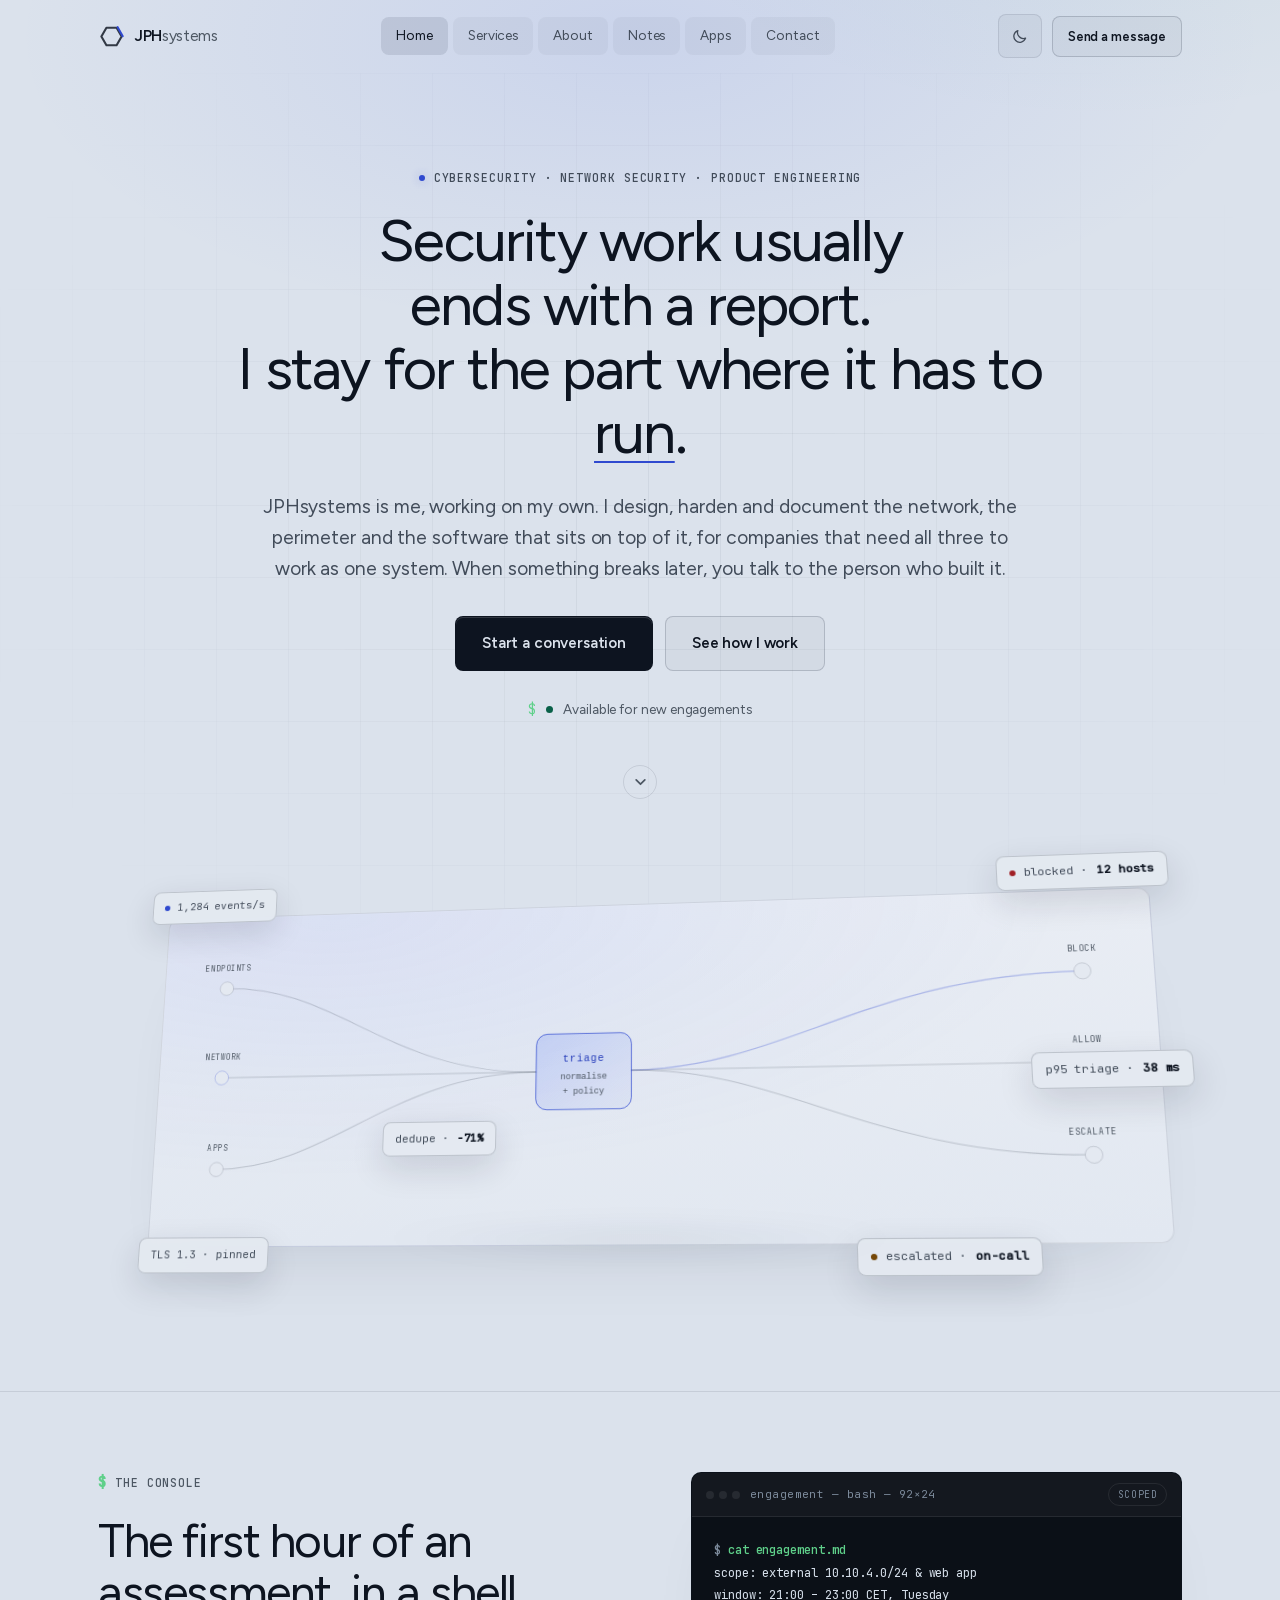
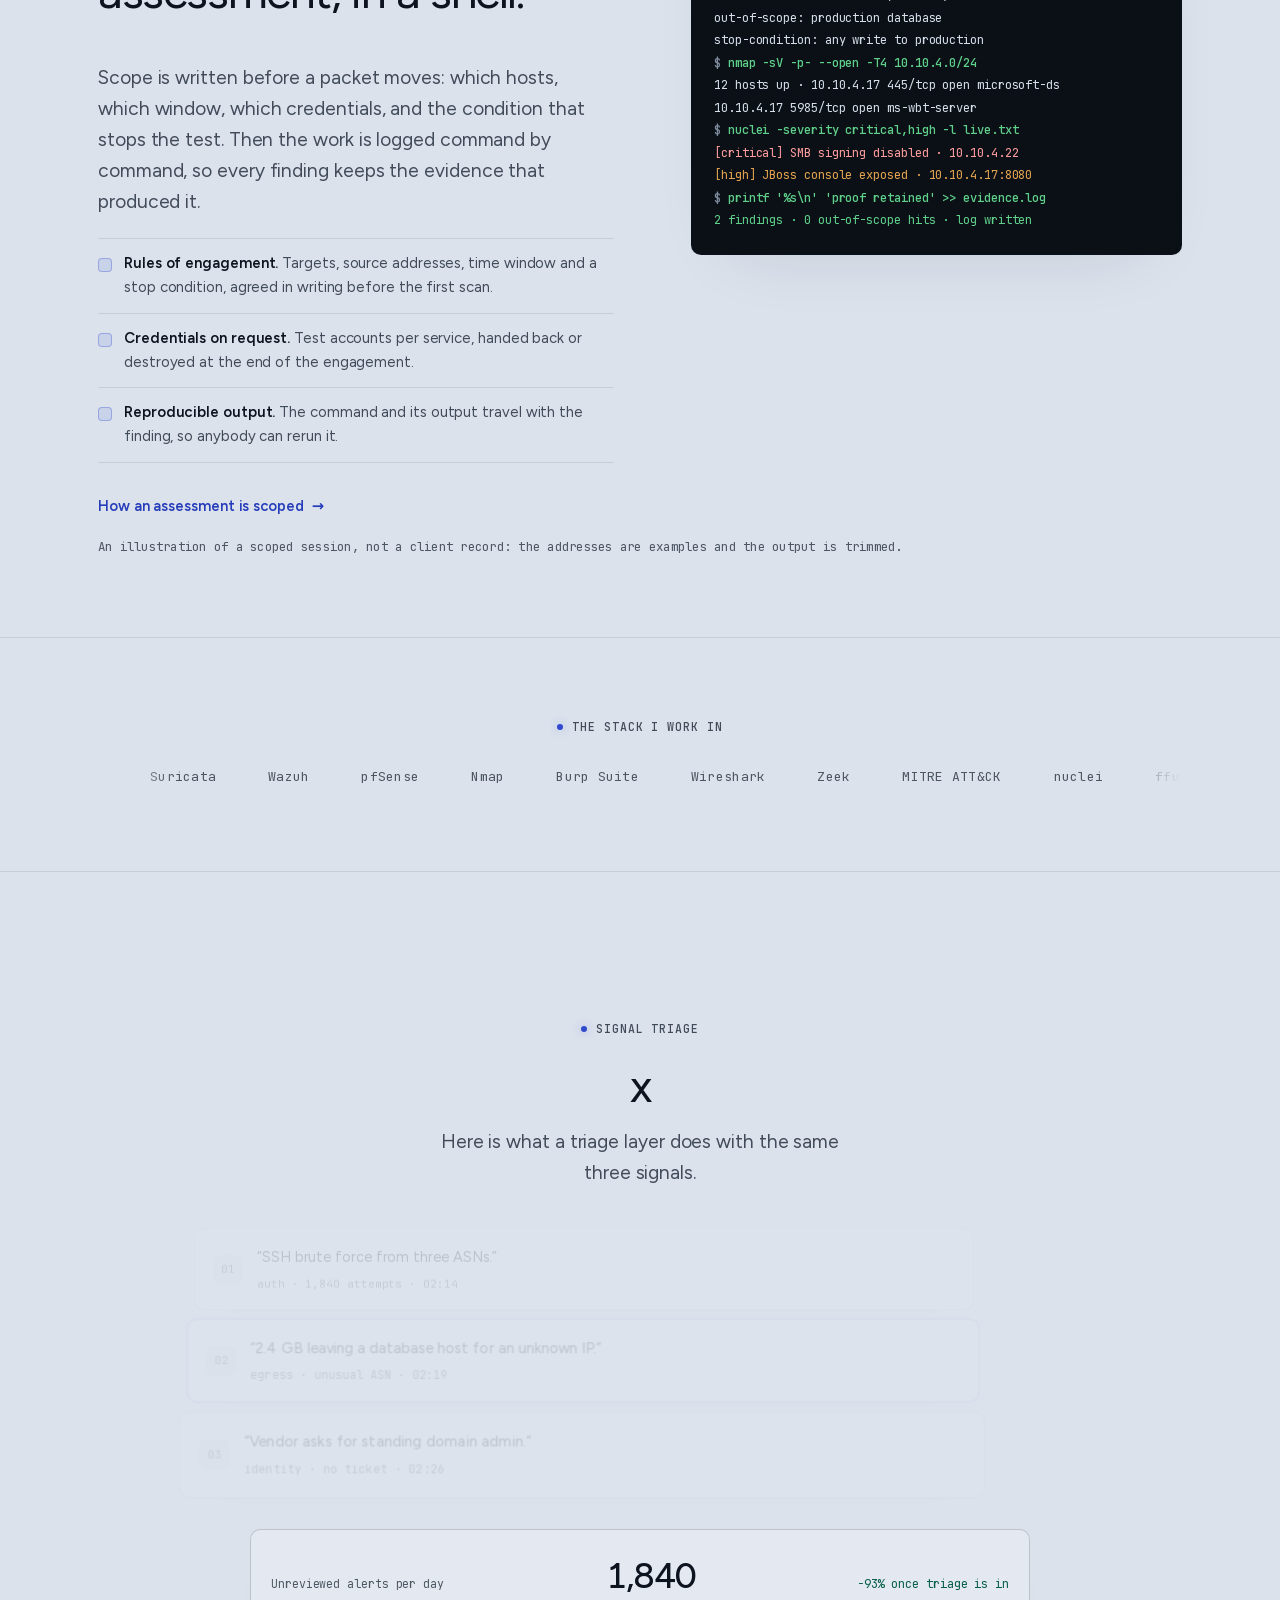
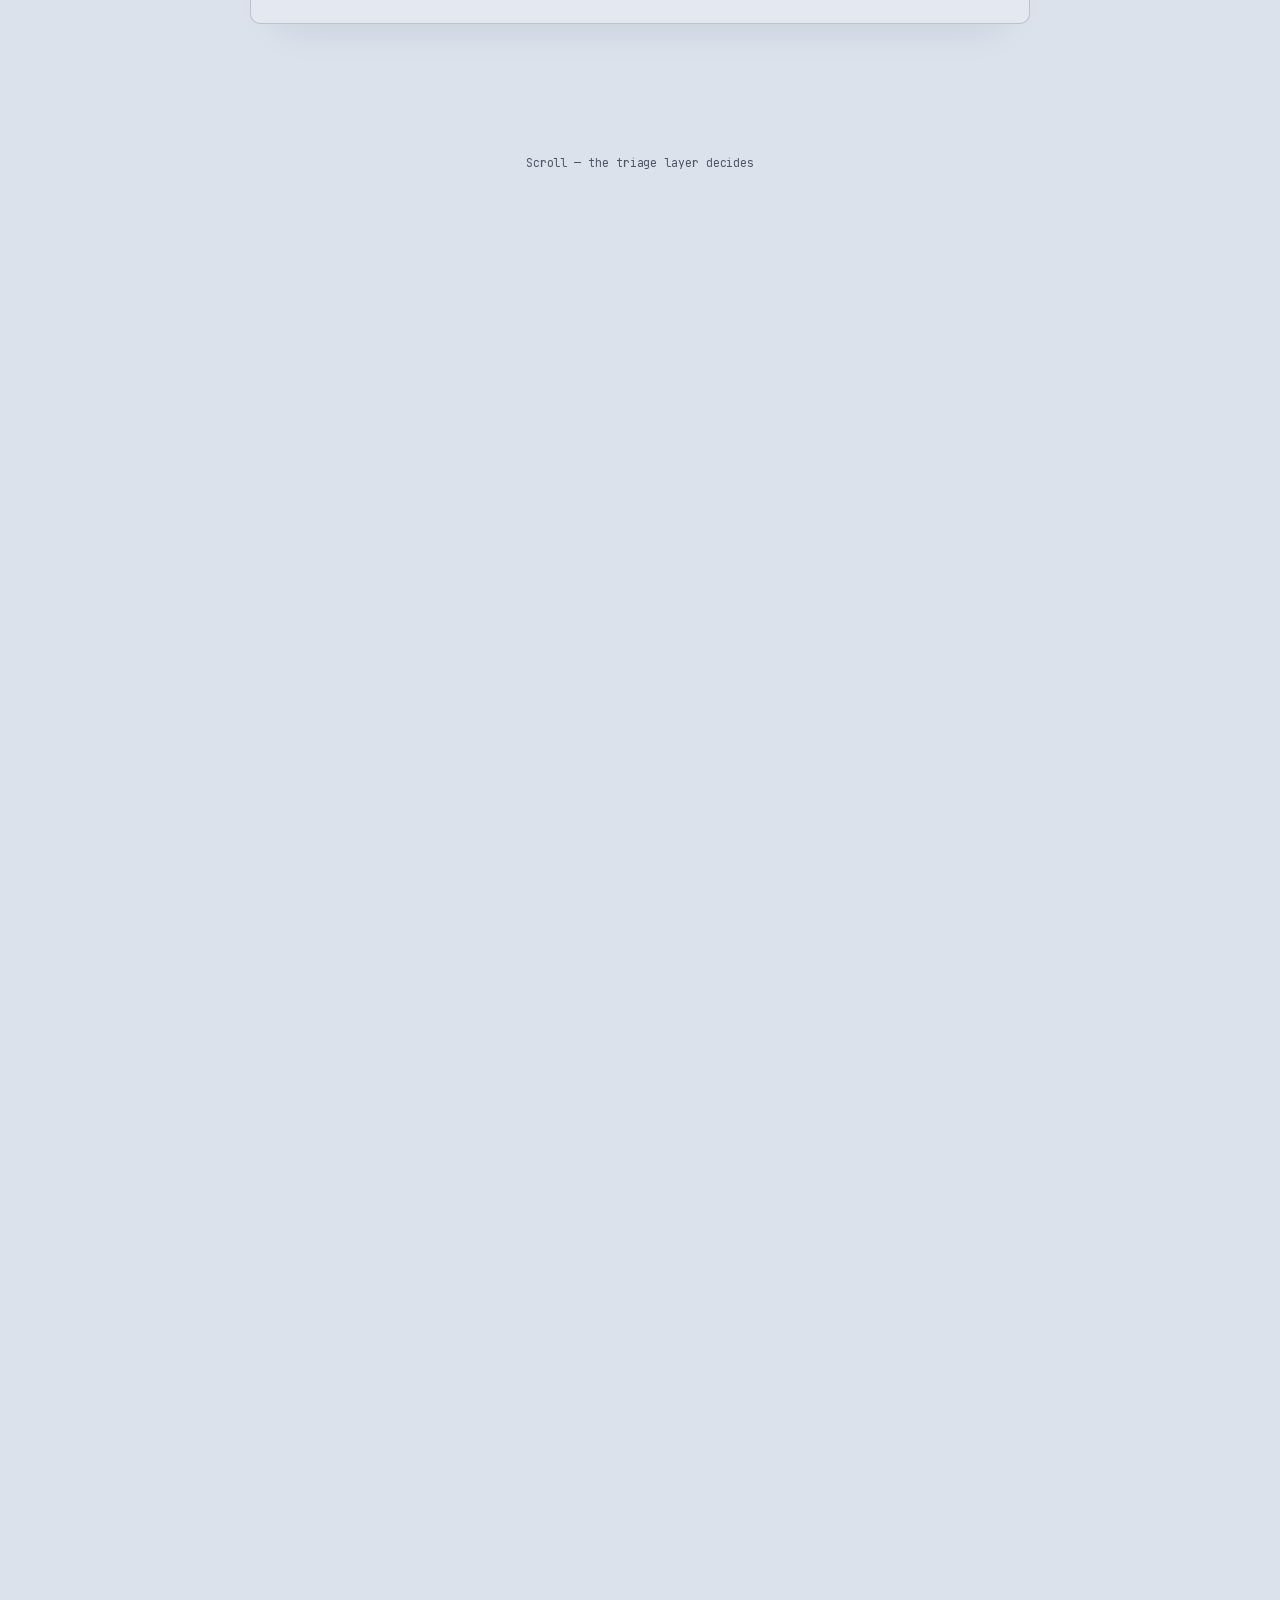
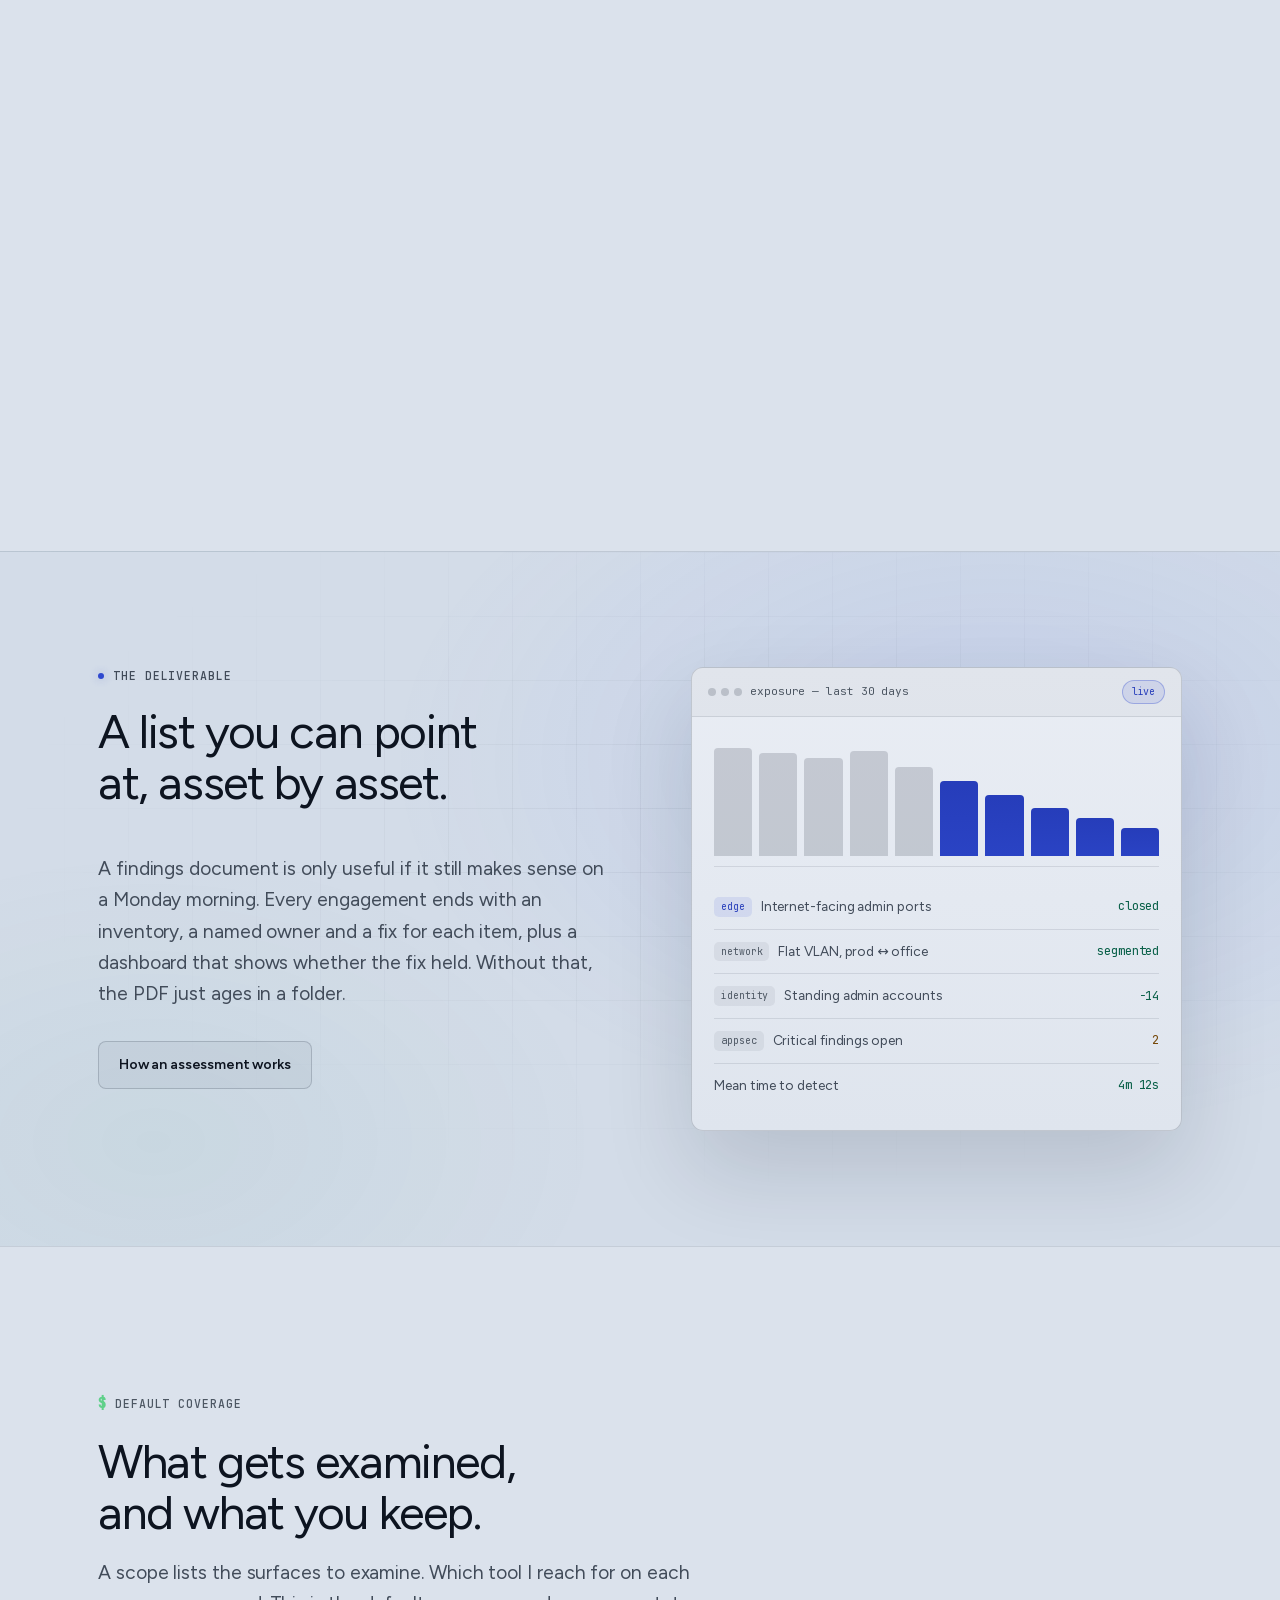
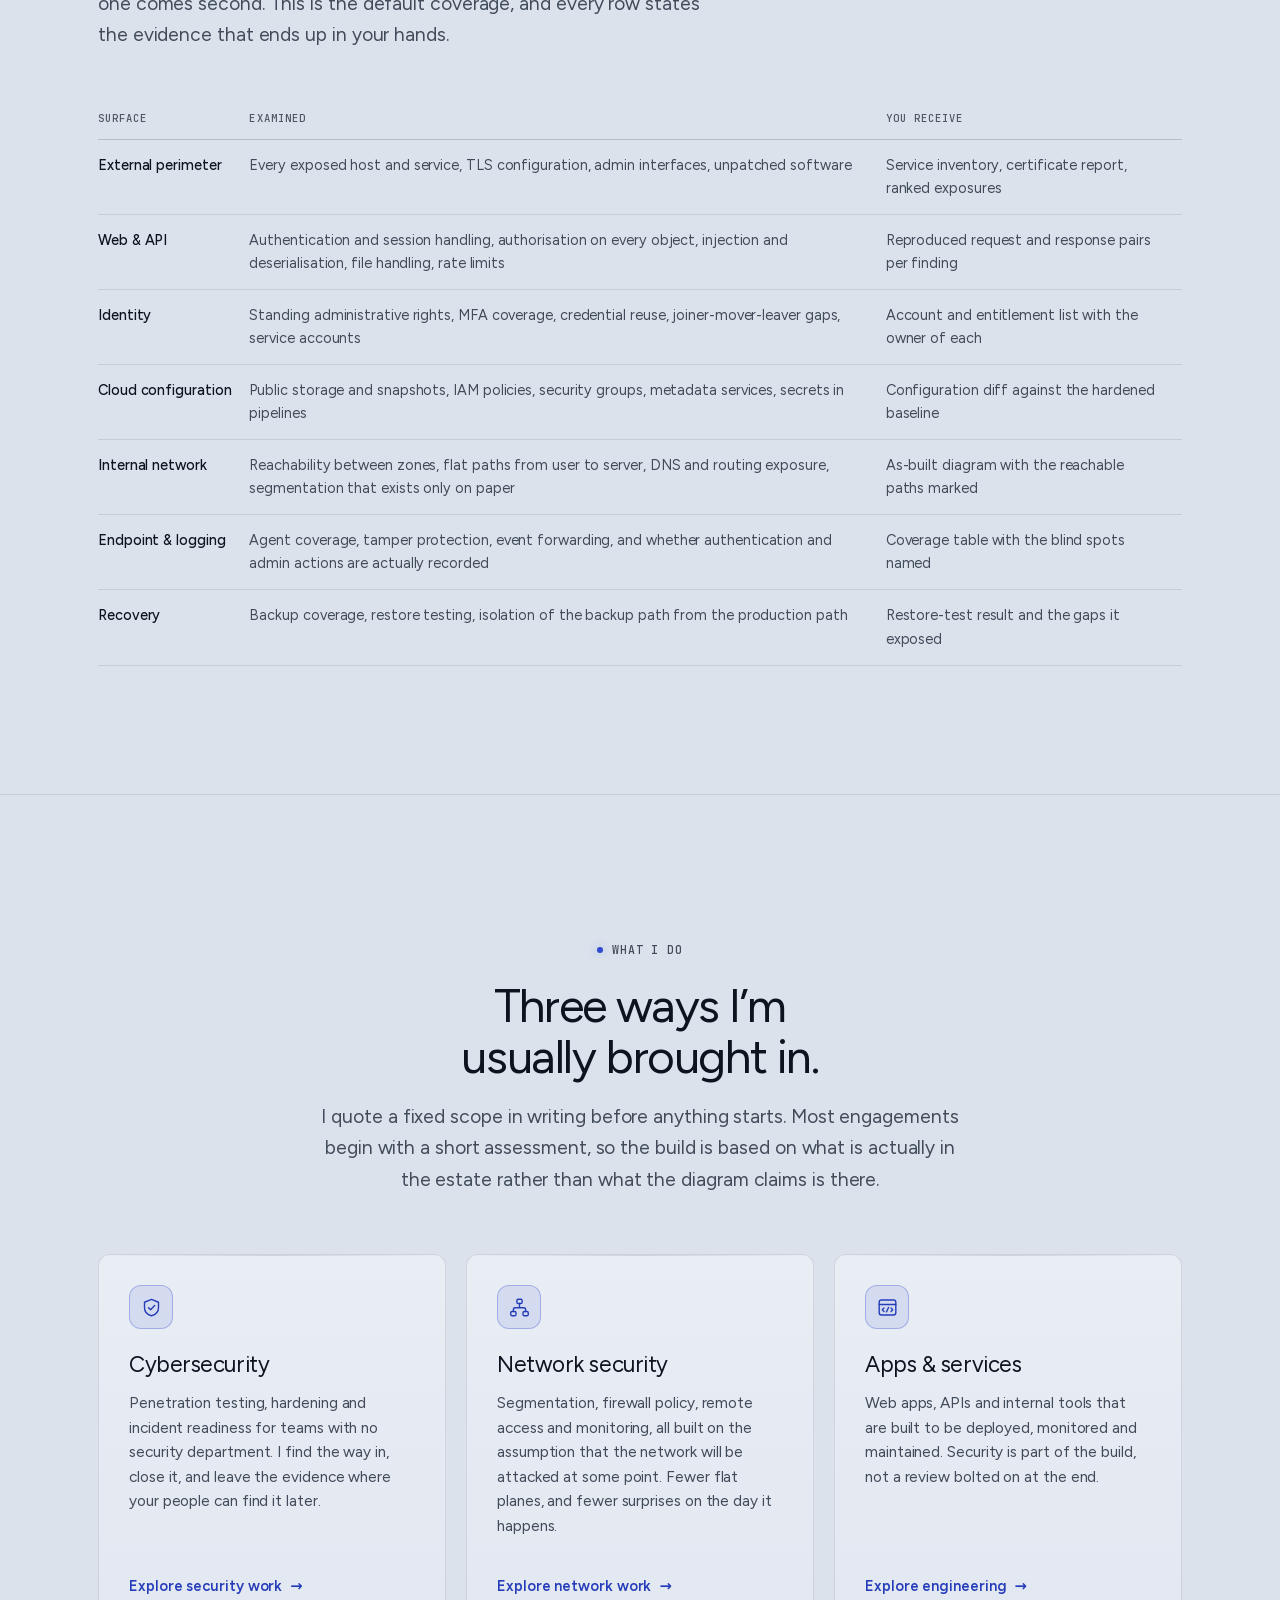
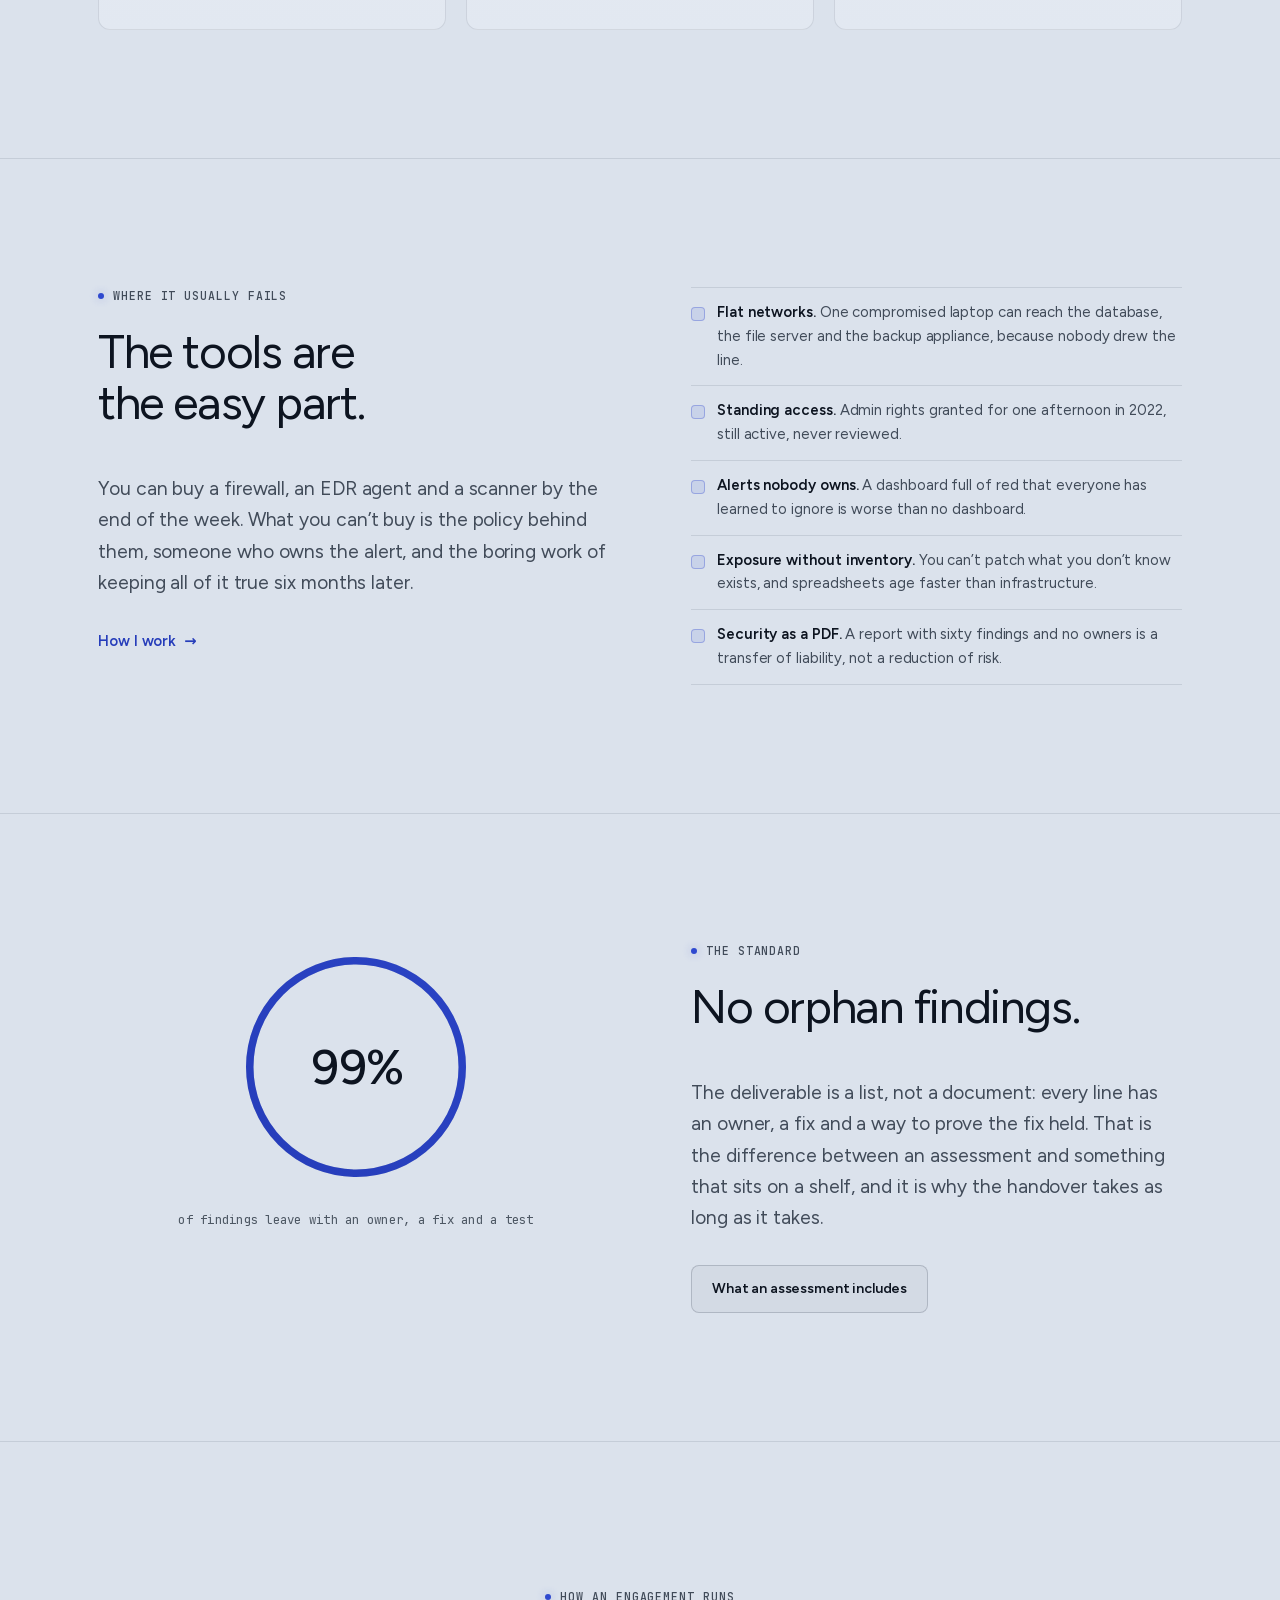
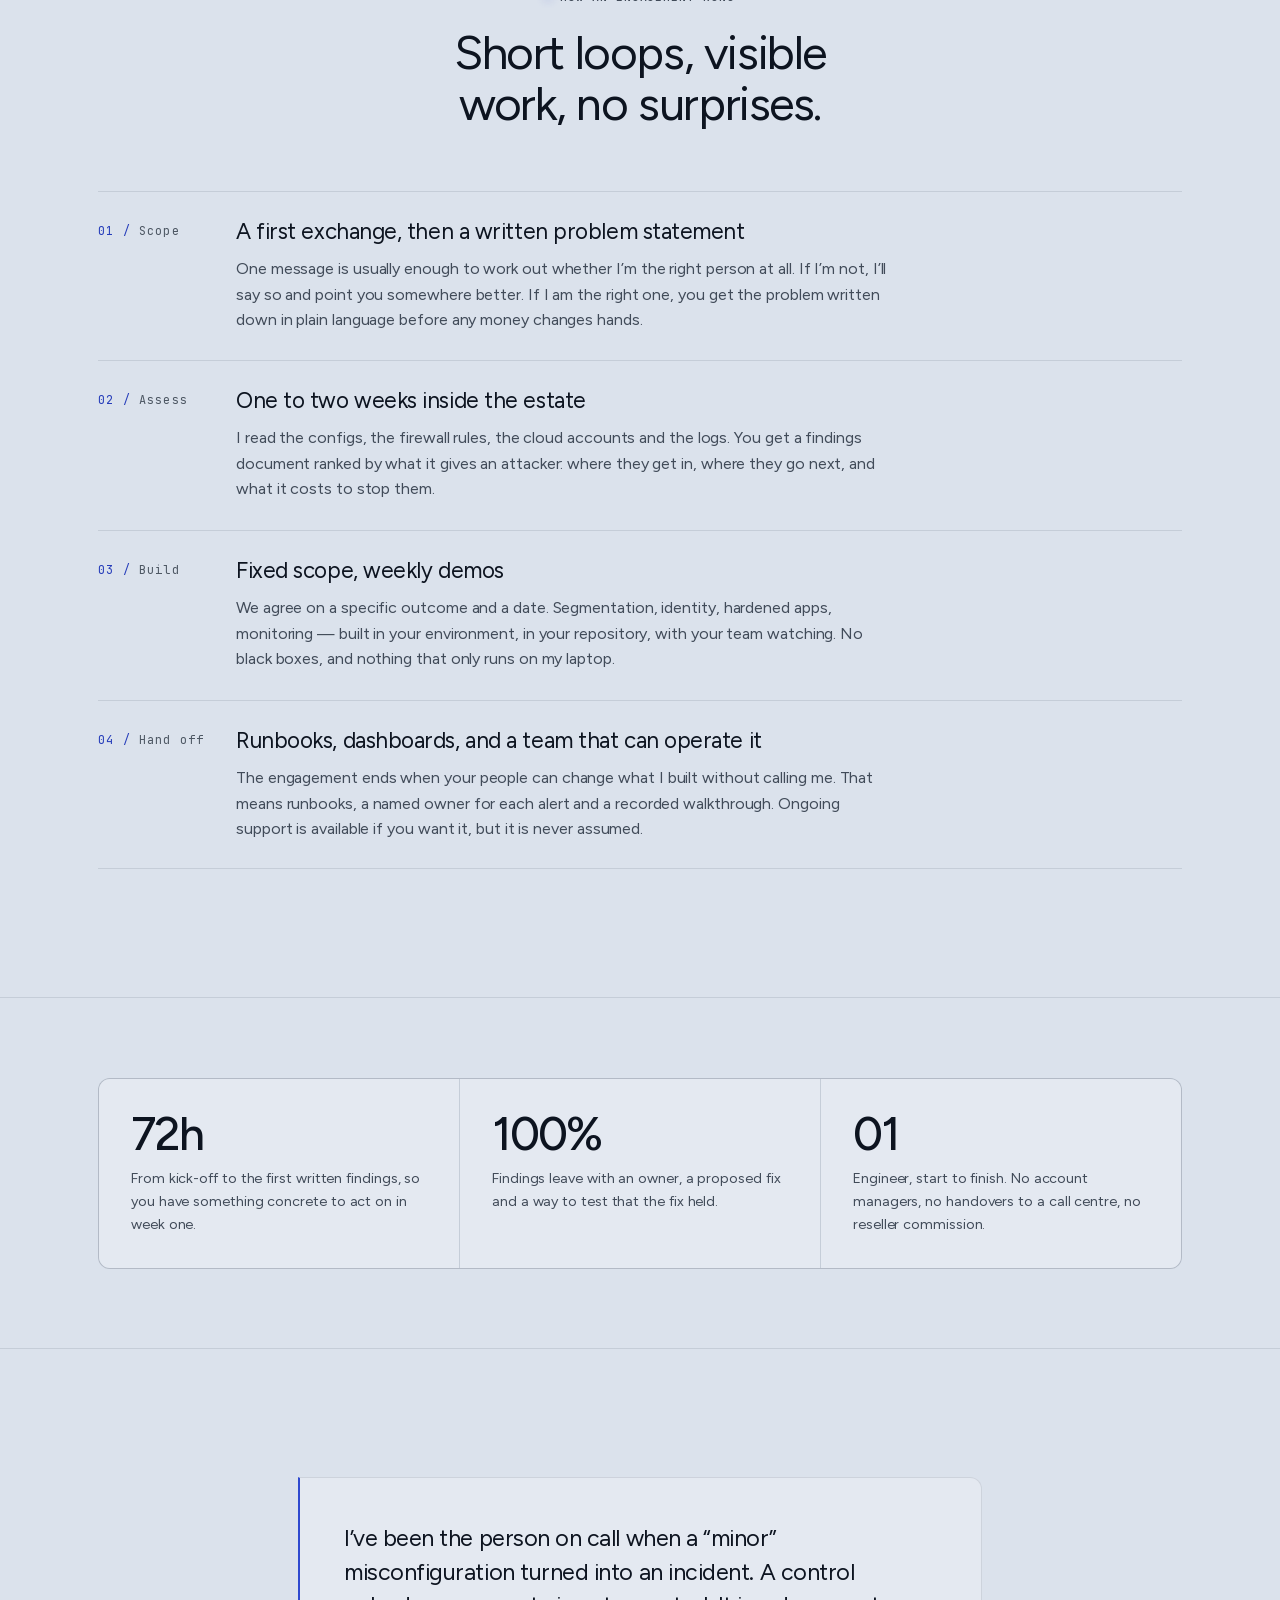
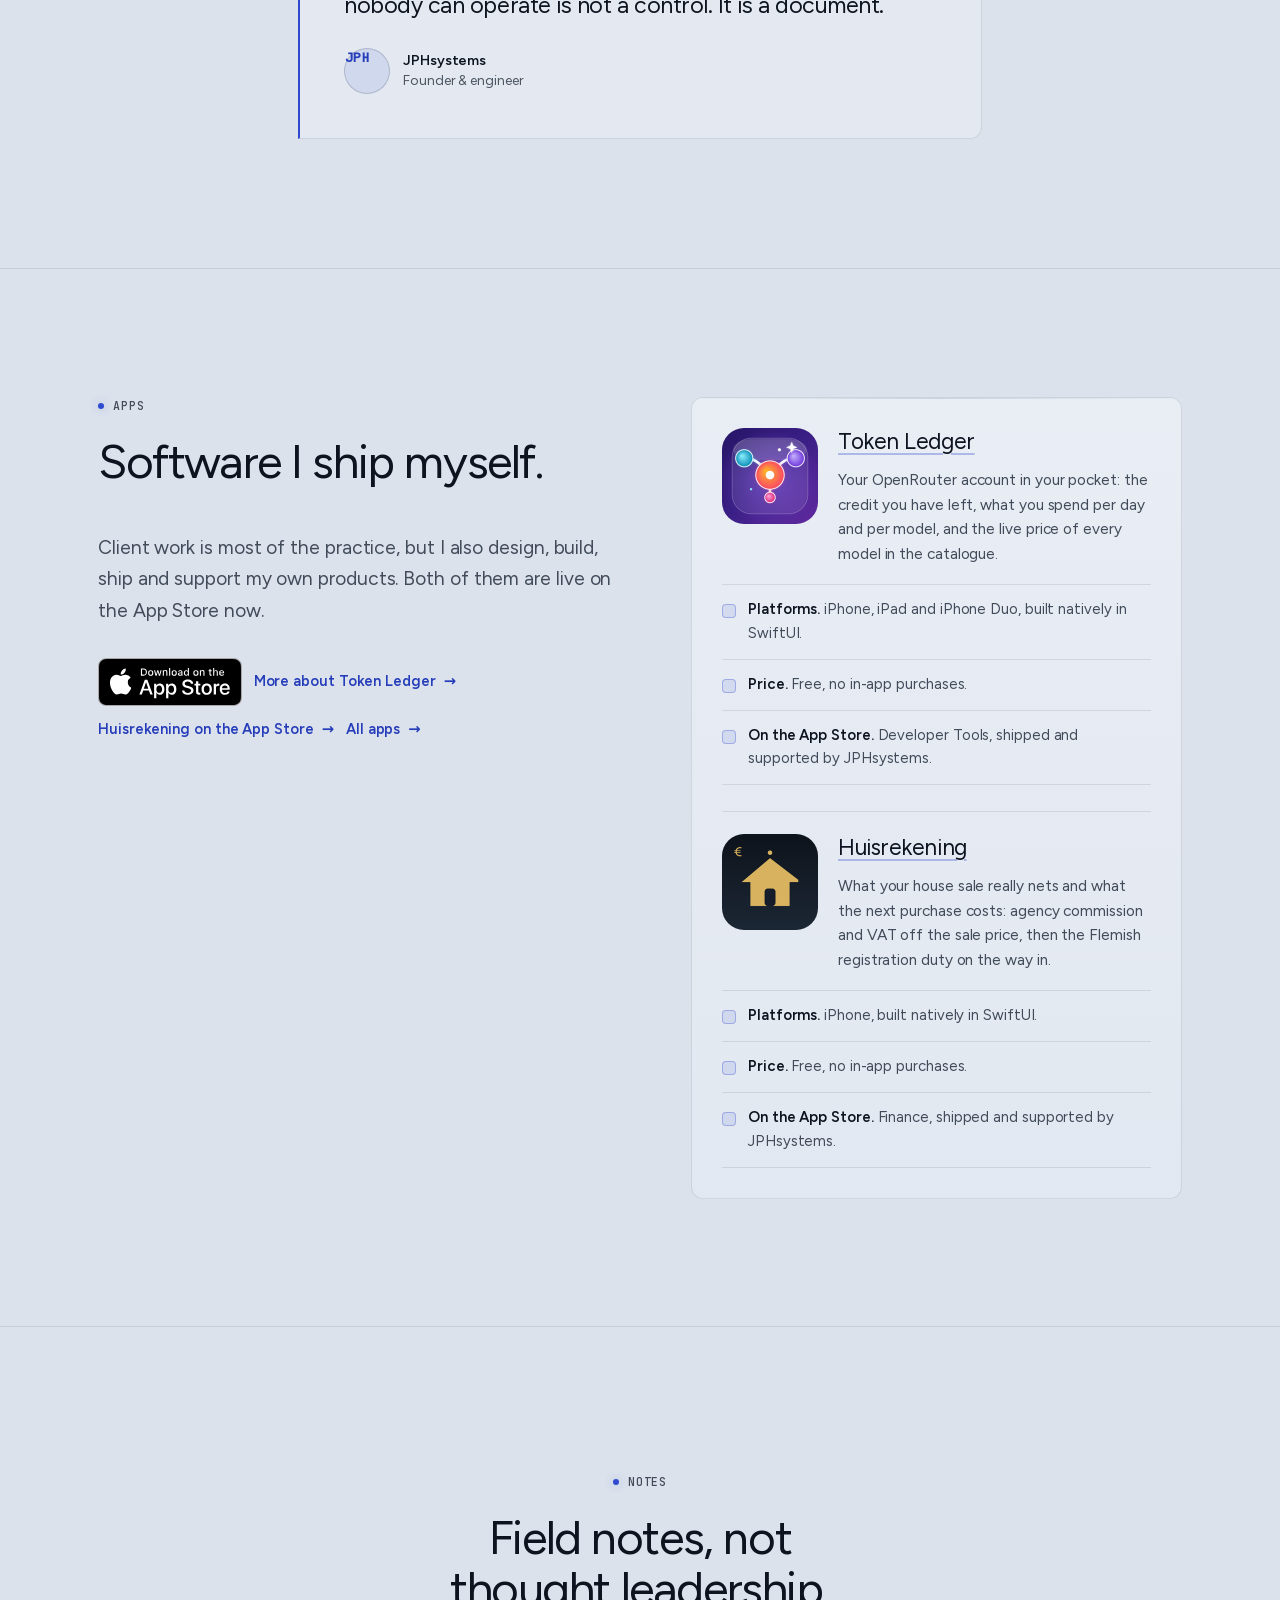
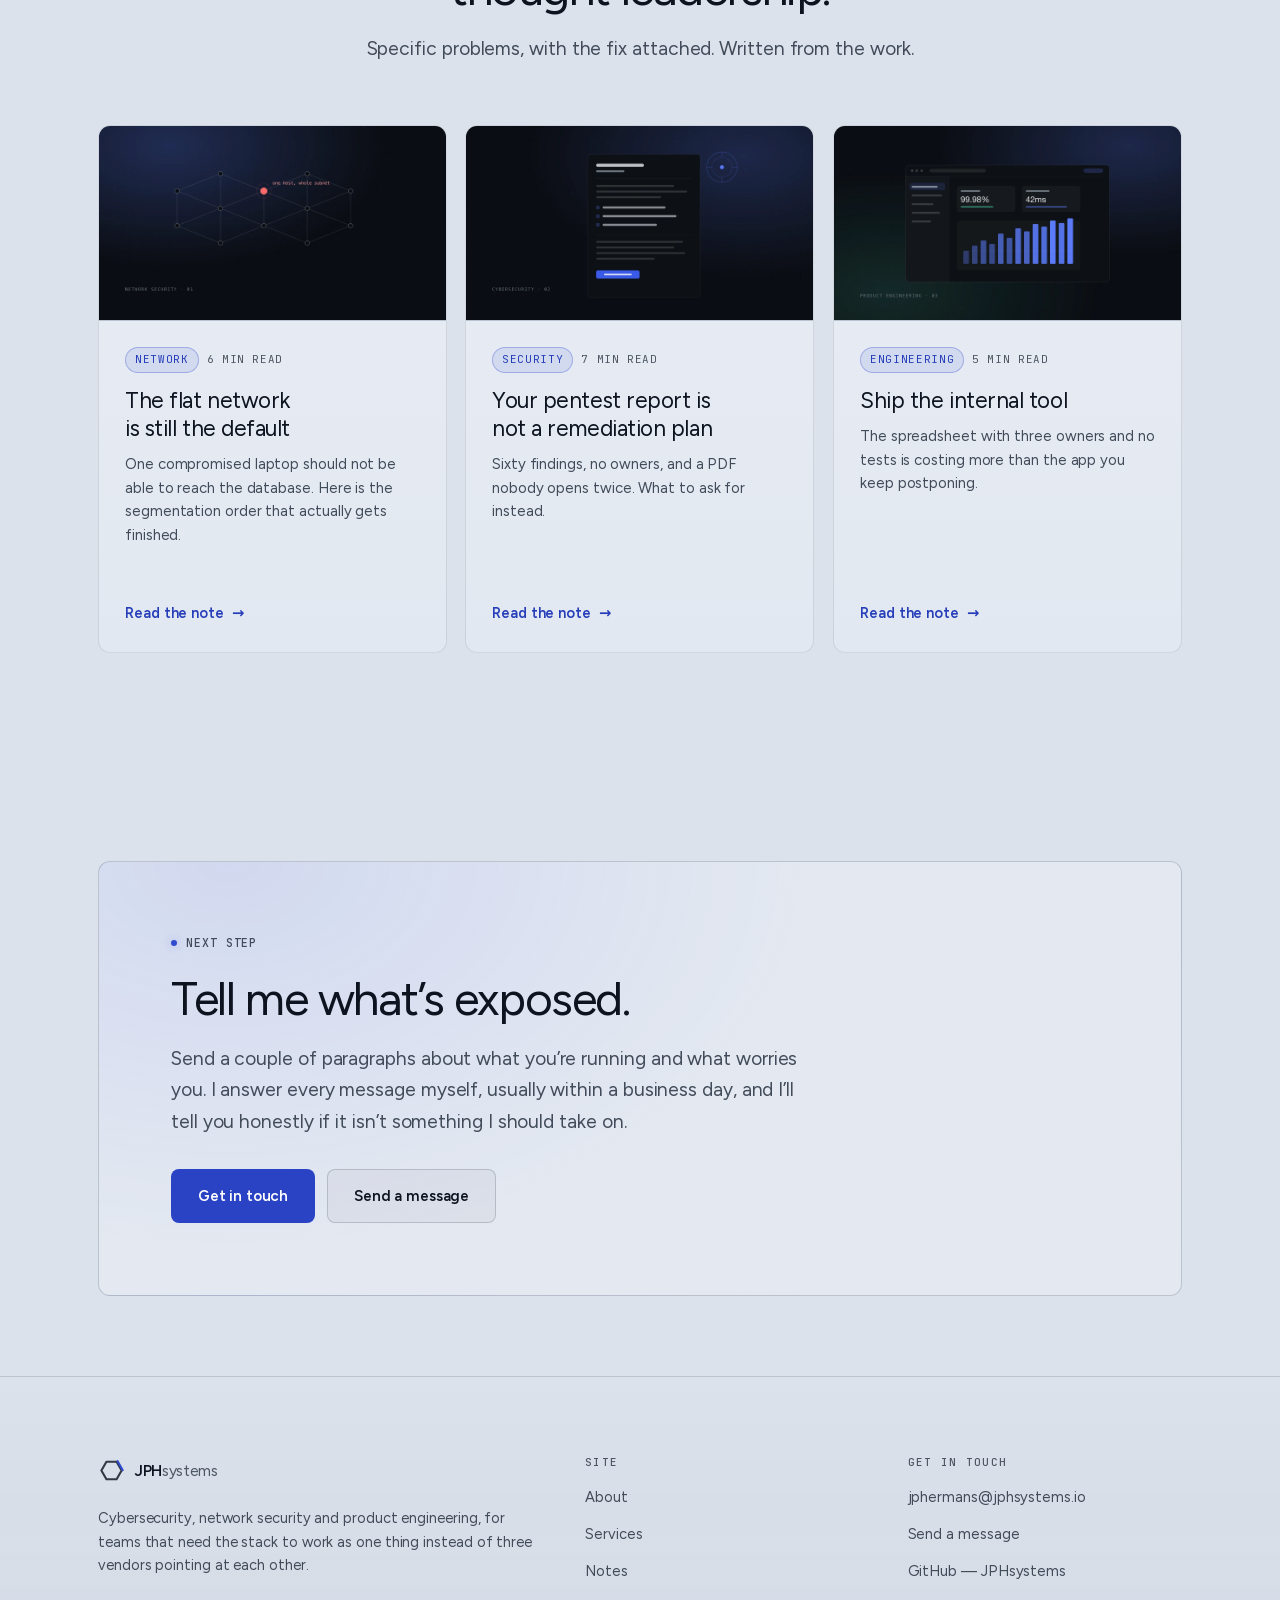
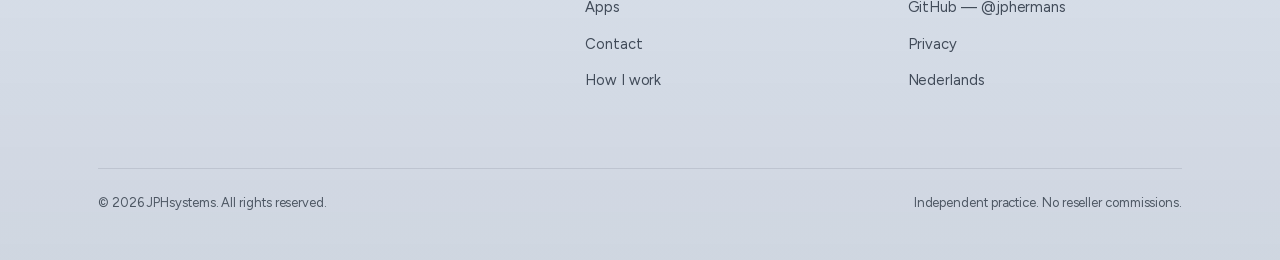
<file: index.html>
<!DOCTYPE html>
<html lang="en-GB">
<head>
<meta charset="utf-8">
<meta name="viewport" content="width=device-width, initial-scale=1">

<title>JPHsystems — Cybersecurity, Network Security &amp; Product Engineering</title>
<meta name="description" content="Independent cybersecurity, network security and software engineering. Assessments, hardening and applications built to be operated — by one accountable engineer.">
<link rel="canonical" href="https://www.jphsystems.io/">
<link rel="alternate" hreflang="en-GB" href="https://www.jphsystems.io/">
<link rel="alternate" hreflang="nl" href="https://www.jphsystems.io/nl/">
<link rel="alternate" hreflang="x-default" href="https://www.jphsystems.io/">
<link rel="alternate" type="application/rss+xml" title="JPHsystems — field notes" href="notes/feed.xml">
<meta name="robots" content="index, follow, max-image-preview:large">
<meta name="author" content="JPHsystems">
<meta name="theme-color" content="#11171f">
<meta http-equiv="Content-Security-Policy" content="default-src 'self'; img-src 'self' data:; style-src 'self' 'unsafe-inline'; script-src 'self' 'sha256-5jT9jNBB+W4+XhbfRhJ+qqTr2JsvHyiT7T9K+RQsO2s='; font-src 'self'; connect-src 'self'; form-action 'self' mailto:; base-uri 'self'; object-src 'none'; upgrade-insecure-requests">
<meta name="referrer" content="strict-origin-when-cross-origin">

<!-- Open Graph -->
<meta property="og:type" content="website">
<meta property="og:site_name" content="JPHsystems">
<meta property="og:title" content="Cybersecurity, network security &amp; product engineering">
<meta property="og:description" content="Security work usually ends with a report. I stay for the part where it has to run.">
<meta property="og:url" content="https://www.jphsystems.io/">
<meta property="og:image" content="https://www.jphsystems.io/assets/img/og-default.png">
<meta property="og:image:width" content="1200">
<meta property="og:image:height" content="630">
<meta property="og:image:alt" content="JPHsystems — security engineering for networks you actually run.">
<meta property="og:locale" content="en_GB">

<!-- Twitter -->
<meta name="twitter:card" content="summary_large_image">
<meta name="twitter:title" content="Cybersecurity, network security &amp; product engineering">
<meta name="twitter:description" content="Security work usually ends with a report. I stay for the part where it has to run.">
<meta name="twitter:image" content="https://www.jphsystems.io/assets/img/og-default.png">

<!-- Icons -->
<link rel="icon" href="assets/img/favicon.ico" sizes="32x32">
<link rel="icon" href="assets/img/favicon.svg" type="image/svg+xml">
<link rel="apple-touch-icon" href="assets/img/apple-touch-icon.png">
<link rel="manifest" href="assets/site.webmanifest">

<!-- Fonts, self-hosted: no third-party request, no external round-trip -->
<link rel="preload" href="assets/fonts/figtree-latin.woff2" as="font" type="font/woff2" crossorigin>
<link rel="preload" href="assets/fonts/jetbrains-mono-latin.woff2" as="font" type="font/woff2" crossorigin>
<link rel="stylesheet" href="assets/css/fonts.css?v=d13bbe71">

<!-- Marks JS as available so scroll-reveal styles apply. Without this the
     [data-reveal] sections render immediately, which is the correct fallback. -->
<script>
  (function () {
    var root = document.documentElement;
    root.classList.add("js");
    var stored = null;
    try { stored = localStorage.getItem("theme"); } catch (e) { /* storage unavailable */ }
    var theme = stored === "light" || stored === "dark"
      ? stored
      : (window.matchMedia && window.matchMedia("(prefers-color-scheme: light)").matches ? "light" : "dark");
    root.setAttribute("data-theme", theme);
    var meta = document.querySelector('meta[name="theme-color"]');
    meta.setAttribute("content", light ? "#dbe2ec" : "#11171f");
  })();
</script>
<link rel="stylesheet" href="assets/css/styles.css?v=07cee8ac">

<script type="application/ld+json">
{
  "@context": "https://schema.org",
  "@graph": [
    {
      "@type": "ProfessionalService",
      "@id": "https://www.jphsystems.io/#business",
      "name": "JPHsystems",
      "url": "https://www.jphsystems.io/",
      "image": "https://www.jphsystems.io/assets/img/og-default.png",
      "logo": "https://www.jphsystems.io/assets/img/apple-touch-icon.png",
      "description": "Independent cybersecurity, network security and software engineering: assessments, hardening, segmentation, and applications built to be operated.",
      "email": "jphermans@jphsystems.io",
      "founder": { "@id": "https://www.jphsystems.io/#person" },
      "areaServed": "Worldwide",
      "availableLanguage": "en-GB",
      "sameAs": [
        "https://github.com/JPHsystems-io",
        "https://github.com/jphermans"
      ],
      "priceRange": "$$",
      "knowsAbout": [
        "Cybersecurity",
        "Network security",
        "Penetration testing",
        "Zero trust",
        "Incident response",
        "Cloud security",
        "Web application development",
        "API development"
      ],
      "hasOfferCatalog": {
        "@type": "OfferCatalog",
        "name": "Services",
        "itemListElement": [
          {
            "@type": "Offer",
            "itemOffered": {
              "@type": "Service",
              "name": "Cybersecurity assessment and hardening",
              "url": "https://www.jphsystems.io/services#security"
            }
          },
          {
            "@type": "Offer",
            "itemOffered": {
              "@type": "Service",
              "name": "Network security and segmentation",
              "url": "https://www.jphsystems.io/services#network"
            }
          },
          {
            "@type": "Offer",
            "itemOffered": {
              "@type": "Service",
              "name": "Application and service development",
              "url": "https://www.jphsystems.io/services#engineering"
            }
          }
        ]
      }
    },
    {
      "@type": "Person",
      "@id": "https://www.jphsystems.io/#person",
      "name": "Jean-Pierre Hermans",
      "alternateName": "JPH",
      "sameAs": [
        "https://github.com/jphermans",
        "https://github.com/JPHsystems-io"
      ],
      "jobTitle": "Cybersecurity, Network & Software Engineer",
      "url": "https://www.jphsystems.io/about",
      "worksFor": { "@id": "https://www.jphsystems.io/#business" },
      "knowsAbout": [
        "Cybersecurity",
        "Network architecture",
        "Cloud infrastructure",
        "Application security",
        "Software engineering"
      ]
    },
    {
      "@type": "WebSite",
      "@id": "https://www.jphsystems.io/#website",
      "url": "https://www.jphsystems.io/",
      "name": "JPHsystems",
      "publisher": { "@id": "https://www.jphsystems.io/#business" },
      "inLanguage": "en-GB"
    }
  ]
}
</script>

<script src="assets/js/main.js?v=9b183220" defer></script>
</head>

<body>
<a class="skip-link" href="#main">Skip to content</a>

<header class="site-header">
  <div class="wrap">
    <nav class="nav" aria-label="Primary">
      <a class="brand" href="./" aria-label="JPHsystems — home">
        <svg class="brand-mark" viewBox="0 0 64 64" fill="none" aria-hidden="true" focusable="false">
          <path class="mark-body" d="M44 11.2 20 11.2 8 32 20 52.8 44 52.8 56 32Z" stroke-width="5" stroke-linejoin="round" stroke-linecap="round"/>
          <path class="mark-seam" d="M46.6 9.9 58.6 31.2" stroke-width="5" stroke-linecap="round"/>
        </svg>
        <span class="brand-name">JPH<span>systems</span></span>
      </a>

      <ul class="nav-links">
        <li><a href="./" aria-current="page">Home</a></li>
        <li><a href="services">Services</a></li>
        <li><a href="about">About</a></li>
        <li><a href="notes/">Notes</a></li>
        <li><a href="apps/">Apps</a></li>
        <li><a href="contact">Contact</a></li>
      </ul>

      <div class="nav-end">
        <button class="theme-toggle" type="button" data-theme-toggle aria-label="Switch to light theme" aria-pressed="false">
          <svg class="theme-icon theme-icon--sun" viewBox="0 0 24 24" fill="none" stroke="currentColor" stroke-width="1.8" stroke-linecap="round" aria-hidden="true" focusable="false">
            <circle cx="12" cy="12" r="3.6"/>
            <path d="M12 2.4v2.2M12 19.4v2.2M4.4 12h2.2M17.4 12h2.2M6 6l1.6 1.6M16.4 16.4l1.6 1.6M18 6l-1.6 1.6M9.6 16.4l-1.6 1.6"/>
          </svg>
          <svg class="theme-icon theme-icon--moon" viewBox="0 0 24 24" fill="none" stroke="currentColor" stroke-width="1.8" stroke-linecap="round" stroke-linejoin="round" aria-hidden="true" focusable="false">
            <path d="M20.6 14.3A8.4 8.4 0 0 1 9.7 3.6a8.5 8.5 0 1 0 10.9 10.7Z"/>
          </svg>
        </button>

        <a class="btn btn--ghost btn--sm" href="contact#enquiry">Send a message</a>
        <button class="nav-toggle" type="button" aria-expanded="false" aria-controls="mobile-menu" aria-label="Toggle navigation">
          <span></span><span></span><span></span>
        </button>
      </div>
    </nav>
  </div>

  <div class="mobile-menu" id="mobile-menu">
    <div class="wrap" style="padding-inline:0">
      <a href="./" aria-current="page">Home</a>
      <a href="services">Services</a>
      <a href="about">About</a>
      <a href="notes/">Notes</a>
      <a href="apps/">Apps</a>
      <a href="contact">Contact</a>
      <a class="btn btn--primary" href="contact#enquiry">Send a message</a>
    </div>
  </div>
</header>

<main id="main">

  <!-- ═══ Hero ═══════════════════════════════════════════════════════════ -->
  <section class="hero">
    <div class="wrap">
      <div class="hero-copy">
        <p class="eyebrow">Cybersecurity · Network security · Product engineering</p>
        <h1>Security work usually ends with a report.<br> I stay for the part where it has to <span class="mark">run</span>.</h1>
        <p class="lede">
          JPHsystems is me, working on my own. I design, harden and document the network,
          the perimeter and the software that sits on top of it, for companies that need
          all three to work as one system. When something breaks later, you talk to the
          person who built it.
        </p>
        <div class="btn-row">
          <a class="btn btn--primary btn--lg" href="contact">Start a conversation</a>
          <a class="btn btn--ghost btn--lg" href="services">See how I work</a>
        </div>
        <p class="hero-note" data-availability><span class="pulse" aria-hidden="true"></span> <span data-availability-text>Available for new engagements</span></p>

        <span class="scroll-cue" aria-hidden="true">
          <svg viewBox="0 0 12 12" fill="none" stroke="currentColor" stroke-width="1.6" stroke-linecap="round" stroke-linejoin="round">
            <path d="M2 4.5 6 8.5l4-4"/>
          </svg>
        </span>
      </div>

      <!-- Signature graphic: signals converge on a triage layer, then fan out -->
      <div class="flow" role="img"
           aria-label="Diagram: endpoint, network and application signals converge on a triage layer, which normalises them, then blocks a host, allows known-good traffic, or escalates a decision to a human.">
        <div class="flow-plane">
          <svg class="flow-svg" viewBox="0 0 1200 380" aria-hidden="true" focusable="false">
          <defs>
            <linearGradient id="triageGrad" x1="0" y1="0" x2="1" y2="1">
              <stop offset="0%" stop-color="#5b7cfa" stop-opacity=".22"/>
              <stop offset="100%" stop-color="#5b7cfa" stop-opacity=".04"/>
            </linearGradient>
          </defs>

          <path class="flow-path" d="M 60 72 C 210 72 280 190 470 190"/>
          <path class="flow-path" d="M 60 190 C 200 190 300 190 470 190"/>
          <path class="flow-path" d="M 60 308 C 210 308 280 190 470 190"/>
          <path class="flow-path flow-path--hot" d="M 590 190 C 780 190 880 78 1140 78"/>
          <path class="flow-path" d="M 590 190 C 780 190 900 190 1140 190"/>
          <path class="flow-path" d="M 590 190 C 780 190 880 302 1140 302"/>

          <!-- Source nodes -->
          <circle class="flow-node" cx="60" cy="72" r="9"/>
          <circle class="flow-node flow-node--live" cx="60" cy="190" r="9"/>
          <circle class="flow-node" cx="60" cy="308" r="9"/>
          <text class="flow-label" x="60" y="48" text-anchor="middle">endpoints</text>
          <text class="flow-label" x="60" y="166" text-anchor="middle">network</text>
          <text class="flow-label" x="60" y="284" text-anchor="middle">apps</text>

          <!-- The triage layer -->
          <rect class="flow-triage" x="470" y="142" width="120" height="96" rx="14"
                fill="url(#triageGrad)" stroke="#5b7cfa" stroke-width="1.2"/>
          <text class="flow-text flow-text--accent" x="530" y="178" text-anchor="middle" font-family="ui-monospace, SFMono-Regular, Menlo, monospace"
                font-size="13" letter-spacing="1">triage</text>
          <text class="flow-text" x="530" y="200" text-anchor="middle" font-family="ui-monospace, SFMono-Regular, Menlo, monospace"
                font-size="11">normalise</text>
          <text class="flow-text" x="530" y="218" text-anchor="middle" font-family="ui-monospace, SFMono-Regular, Menlo, monospace"
                font-size="11">+ policy</text>

          <!-- Destination nodes -->
          <circle class="flow-node" cx="1140" cy="78" r="10"/>
          <circle class="flow-node flow-node--live" cx="1140" cy="190" r="10"/>
          <circle class="flow-node" cx="1140" cy="302" r="10"/>
          <text class="flow-label" x="1140" y="54" text-anchor="middle">block</text>
          <text class="flow-label" x="1140" y="166" text-anchor="middle">allow</text>
          <text class="flow-label" x="1140" y="278" text-anchor="middle">escalate</text>

          <!-- Signals in flight -->
          <circle class="flow-dot" style="offset-path:path('M 60 72 C 210 72 280 190 470 190');animation-delay:0s"/>
          <circle class="flow-dot" style="offset-path:path('M 60 190 C 200 190 300 190 470 190');animation-delay:1.4s"/>
          <circle class="flow-dot" style="offset-path:path('M 60 308 C 210 308 280 190 470 190');animation-delay:2.6s"/>
          <circle class="flow-dot" style="offset-path:path('M 590 190 C 780 190 880 78 1140 78');animation-delay:1.1s"/>
          <circle class="flow-dot" style="offset-path:path('M 590 190 C 780 190 900 190 1140 190');animation-delay:2.4s"/>
          <circle class="flow-dot" style="offset-path:path('M 590 190 C 780 190 880 302 1140 302');animation-delay:3.5s"/>
          </svg>

          <span class="chip" style="--in:.35s; top:-9%; left:-2%">
            <span class="dot dot--accent"></span> 1,284 events/s
          </span>
          <span class="chip chip--hide-sm" style="--in:.62s; top:64%; left:24%">
            dedupe &middot; <b>&minus;71%</b>
          </span>
          <span class="chip chip--wide" style="--in:.44s; top:-11%; right:-2%">
            <span class="dot dot--danger"></span> blocked &middot; <b>12 hosts</b>
          </span>
          <span class="chip chip--wide" style="--in:.53s; top:47%; right:-3%">
            p95 triage &middot; <b>38 ms</b>
          </span>
          <span class="chip" style="--in:.71s; bottom:-9%; right:12%">
            <span class="dot dot--warn"></span> escalated &middot; <b>on-call</b>
          </span>
          <span class="chip chip--wide" style="--in:.8s; bottom:-8%; left:-1%">
            TLS 1.3 &middot; pinned
          </span>
        </div>
      </div>
    </div>
  </section>

  <!-- ═══ Console: the first hour ═══════════════════════════════════════ -->
  <section class="section section--tight section--edge">
    <div class="wrap">
      <div class="grid grid--split">
        <div data-reveal>
          <p class="eyebrow eyebrow--cmd">The console</p>
          <h2>The first hour of an assessment, in a shell.</h2>
          <p class="lede mt-l">
            Scope is written before a packet moves: which hosts, which window, which
            credentials, and the condition that stops the test. Then the work is logged
            command by command, so every finding keeps the evidence that produced it.
          </p>
          <ul class="spec-list" style="margin-top:8px">
            <li><span><strong>Rules of engagement.</strong> Targets, source addresses, time window and a stop condition, agreed in writing before the first scan.</span></li>
            <li><span><strong>Credentials on request.</strong> Test accounts per service, handed back or destroyed at the end of the engagement.</span></li>
            <li><span><strong>Reproducible output.</strong> The command and its output travel with the finding, so anybody can rerun it.</span></li>
          </ul>
          <div class="btn-row">
            <a class="arrow-link" href="services#assessment">How an assessment is scoped</a>
          </div>
        </div>

        <div class="term" data-reveal data-delay="1">
          <div class="term-bar">
            <span class="lights" aria-hidden="true"><i></i><i></i><i></i></span>
            <span class="term-title">engagement &mdash; bash &mdash; 92&times;24</span>
            <span class="pill">scoped</span>
          </div>
          <div class="term-body">
            <span class="term-line term-cmd">cat engagement.md</span>
            <span class="term-line term-out">scope: external 10.10.4.0/24 &amp; web app</span>
            <span class="term-line term-out">window: 21:00 &ndash; 23:00 CET, Tuesday</span>
            <span class="term-line term-out">out-of-scope: production database</span>
            <span class="term-line term-out">stop-condition: any write to production</span>
            <span class="term-line term-cmd">nmap -sV -p- --open -T4 10.10.4.0/24</span>
            <span class="term-line term-out">12 hosts up &middot; 10.10.4.17 445/tcp open microsoft-ds</span>
            <span class="term-line term-out">10.10.4.17 5985/tcp open ms-wbt-server</span>
            <span class="term-line term-cmd">nuclei -severity critical,high -l live.txt</span>
            <span class="term-line term-out term-err">[critical] SMB signing disabled &middot; 10.10.4.22</span>
            <span class="term-line term-out term-tag">[high] JBoss console exposed &middot; 10.10.4.17:8080</span>
            <span class="term-line term-cmd">printf '%s\n' 'proof retained' &gt;&gt; evidence.log</span>
            <span class="term-line term-ok">2 findings &middot; 0 out-of-scope hits &middot; log written</span>
          </div>
        </div>
      </div>
      <p class="mono" style="margin-top:18px">An illustration of a scoped session, not a client record: the addresses are examples and the output is trimmed.</p>
    </div>
  </section>

  <!-- ═══ Stack marquee ══════════════════════════════════════════════════ -->
  <section class="section section--tight section--edge">
    <div class="wrap">
      <p class="eyebrow center" style="text-align:center">The stack I work in</p>
      <div class="marquee" aria-hidden="true">
        <div class="marquee-track">
          <span>Suricata</span><span>Wazuh</span><span>pfSense</span><span>Nmap</span>
          <span>Burp Suite</span><span>Wireshark</span><span>Zeek</span><span>MITRE ATT&amp;CK</span>
          <span>nuclei</span><span>ffuf</span>
          <span>Python</span><span>TypeScript</span><span>React</span><span>Node.js</span>
          <span>PostgreSQL</span><span>Docker</span><span>Terraform</span><span>AWS</span>
          <span>Azure</span><span>Cloudflare</span><span>Grafana</span><span>Prometheus</span>
          <span>Linux</span><span>Git</span>
        </div>
      </div>
      <p class="visually-hidden">
        Tools I work with: Suricata, Wazuh, pfSense, Nmap, Burp Suite, Wireshark, Zeek,
        MITRE ATT&amp;CK, nuclei, ffuf, Python, TypeScript, React, Node.js, PostgreSQL,
        Docker, Terraform, AWS, Azure, Cloudflare, Grafana, Prometheus, Linux and Git.
      </p>
    </div>
  </section>

  <!-- ═══ Scrubbed scene: three signals through triage ═══════════════════ -->
  <section class="scene" data-scrub>
    <div class="scene-pin">
      <div class="scene-inner">
        <div class="scene-caption">
          <p class="eyebrow">Signal triage</p>
          <h2>x</h2>
          <p class="lede">Here is what a triage layer does with the same three signals.</p>
        </div>

        <div class="lanes">
          <div class="lane" style="--t:.06; --from:-56px">
            <span class="glyph">01</span>
            <span>
              <span class="label">&ldquo;SSH brute force from three ASNs.&rdquo;</span><br>
              <span class="meta">auth &middot; 1,840 attempts &middot; 02:14</span>
            </span>
            <span class="verdict verdict--block">block &middot; edge ACL</span>
          </div>

          <div class="lane" data-hot="1" style="--t:.24; --from:-56px">
            <span class="glyph">02</span>
            <span>
              <span class="label">&ldquo;2.4 GB leaving a database host for an unknown IP.&rdquo;</span><br>
              <span class="meta">egress &middot; unusual ASN &middot; 02:19</span>
            </span>
            <span class="verdict verdict--contain">contain &middot; isolate host</span>
          </div>

          <div class="lane" style="--t:.42; --from:-56px">
            <span class="glyph">03</span>
            <span>
              <span class="label">&ldquo;Vendor asks for standing domain admin.&rdquo;</span><br>
              <span class="meta">identity &middot; no ticket &middot; 02:26</span>
            </span>
            <span class="verdict verdict--escalate">escalate &middot; human</span>
          </div>
        </div>

        <div class="tally">
          <span class="label">Unreviewed alerts per day</span>
          <span class="figure" data-tally data-tally-from="1840" data-tally-to="120">1,840</span>
          <span class="delta">&minus;93% once triage is in</span>
        </div>

        <p class="scene-step">Scroll &mdash; the triage layer decides</p>
      </div>
    </div>
  </section>

  <!-- ═══ Showcase: the dashboard that ends the argument ═════════════════ -->
  <section class="showcase" data-scrub>
    <div class="wrap">
      <div class="grid grid--split">
        <div data-reveal>
          <p class="eyebrow">The deliverable</p>
          <h2>A list you can point at, asset by asset.</h2>
          <p class="lede mt-l">
            A findings document is only useful if it still makes sense on a Monday
            morning. Every engagement ends with an inventory, a named owner and a fix for
            each item, plus a dashboard that shows whether the fix held. Without that, the
            PDF just ages in a folder.
          </p>
          <div class="btn-row">
            <a class="btn btn--ghost" href="services#assessment">How an assessment works</a>
          </div>
        </div>

        <div class="ui parallax" data-reveal data-delay="1">
          <div class="ui-bar">
            <span class="lights"><i></i><i></i><i></i></span>
            <span class="title">exposure &mdash; last 30 days</span>
            <span class="pill">live</span>
          </div>
          <div class="ui-body">
            <div class="ui-chart">
              <span style="--h:92; --i:0"></span><span style="--h:88; --i:1"></span>
              <span style="--h:84; --i:2"></span><span style="--h:90; --i:3"></span>
              <span style="--h:76; --i:4"></span><span class="hot" style="--h:64; --i:5"></span>
              <span class="hot" style="--h:52; --i:6"></span><span class="hot" style="--h:41; --i:7"></span>
              <span class="hot" style="--h:32; --i:8"></span><span class="hot" style="--h:24; --i:9"></span>
            </div>

            <div class="ui-row">
              <span class="k"><span class="ui-tag ui-tag--accent">edge</span> Internet-facing admin ports</span>
              <span class="v down">closed</span>
            </div>
            <div class="ui-row">
              <span class="k"><span class="ui-tag">network</span> Flat VLAN, prod &harr; office</span>
              <span class="v down">segmented</span>
            </div>
            <div class="ui-row">
              <span class="k"><span class="ui-tag">identity</span> Standing admin accounts</span>
              <span class="v down">&minus;14</span>
            </div>
            <div class="ui-row">
              <span class="k"><span class="ui-tag">appsec</span> Critical findings open</span>
              <span class="v up">2</span>
            </div>
            <div class="ui-row">
              <span class="k">Mean time to detect</span>
              <span class="v down">4m 12s</span>
            </div>
          </div>
        </div>
      </div>
    </div>
  </section>

  <!-- ═══ Coverage ═══════════════════════════════════════════════════════ -->
  <section class="section section--edge">
    <div class="wrap">
      <div class="section-head" data-reveal>
        <p class="eyebrow eyebrow--cmd">Default coverage</p>
        <h2>What gets examined, and what you keep.</h2>
        <p class="lede">
          A scope lists the surfaces to examine. Which tool I reach for on each one comes
          second. This is the default coverage, and every row states the evidence that
          ends up in your hands.
        </p>
      </div>

      <div class="table-scroll" data-reveal>
        <table class="data-table">
          <caption class="visually-hidden">Default assessment coverage by surface</caption>
          <thead>
            <tr>
              <th scope="col">Surface</th>
              <th scope="col">Examined</th>
              <th scope="col">You receive</th>
            </tr>
          </thead>
          <tbody>
            <tr>
              <td>External perimeter</td>
              <td>Every exposed host and service, TLS configuration, admin interfaces, unpatched software</td>
              <td>Service inventory, certificate report, ranked exposures</td>
            </tr>
            <tr>
              <td>Web &amp; API</td>
              <td>Authentication and session handling, authorisation on every object, injection and deserialisation, file handling, rate limits</td>
              <td>Reproduced request and response pairs per finding</td>
            </tr>
            <tr>
              <td>Identity</td>
              <td>Standing administrative rights, MFA coverage, credential reuse, joiner-mover-leaver gaps, service accounts</td>
              <td>Account and entitlement list with the owner of each</td>
            </tr>
            <tr>
              <td>Cloud configuration</td>
              <td>Public storage and snapshots, IAM policies, security groups, metadata services, secrets in pipelines</td>
              <td>Configuration diff against the hardened baseline</td>
            </tr>
            <tr>
              <td>Internal network</td>
              <td>Reachability between zones, flat paths from user to server, DNS and routing exposure, segmentation that exists only on paper</td>
              <td>As-built diagram with the reachable paths marked</td>
            </tr>
            <tr>
              <td>Endpoint &amp; logging</td>
              <td>Agent coverage, tamper protection, event forwarding, and whether authentication and admin actions are actually recorded</td>
              <td>Coverage table with the blind spots named</td>
            </tr>
            <tr>
              <td>Recovery</td>
              <td>Backup coverage, restore testing, isolation of the backup path from the production path</td>
              <td>Restore-test result and the gaps it exposed</td>
            </tr>
          </tbody>
        </table>
      </div>
    </div>
  </section>

  <!-- ═══ Services ═══════════════════════════════════════════════════════ -->
  <section class="section section--edge">
    <div class="wrap">
      <div class="section-head section-head--center" data-reveal>
        <p class="eyebrow">What I Do</p>
        <h2>Three ways I&rsquo;m usually brought in.</h2>
        <p class="lede">
          I quote a fixed scope in writing before anything starts. Most engagements
          begin with a short assessment, so the build is based on what is actually in the
          estate rather than what the diagram claims is there.
        </p>
      </div>

      <div class="grid grid--3">
        <a class="card" data-reveal href="services#security">
          <span class="card-icon" aria-hidden="true">
            <svg viewBox="0 0 24 24" fill="none" stroke="currentColor" stroke-width="1.6" stroke-linecap="round" stroke-linejoin="round">
              <path d="M12 2.8 20 6v6.2c0 4.6-3.3 7.9-8 9.2-4.7-1.3-8-4.6-8-9.2V6l8-3.2Z"/>
              <path d="m8.6 12.2 2.4 2.4 4.6-4.8"/>
            </svg>
          </span>
          <h3>Cybersecurity</h3>
          <p>
            Penetration testing, hardening and incident readiness for teams with no
            security department. I find the way in, close it, and leave the evidence where
            your people can find it later.
          </p>
          <span class="arrow-link">Explore security work</span>
        </a>

        <a class="card" data-delay="1" data-reveal href="services#network">
          <span class="card-icon" aria-hidden="true">
            <svg viewBox="0 0 24 24" fill="none" stroke="currentColor" stroke-width="1.6" stroke-linecap="round" stroke-linejoin="round">
              <rect x="9" y="2.5" width="6" height="5" rx="1.5"/>
              <rect x="2" y="16.5" width="6" height="5" rx="1.5"/>
              <rect x="16" y="16.5" width="6" height="5" rx="1.5"/>
              <path d="M12 7.5v4M5 16.5v-2.2a2 2 0 0 1 2-2h10a2 2 0 0 1 2 2v2.2"/>
            </svg>
          </span>
          <h3>Network security</h3>
          <p>
            Segmentation, firewall policy, remote access and monitoring, all built on the
            assumption that the network will be attacked at some point. Fewer flat planes,
            and fewer surprises on the day it happens.
          </p>
          <span class="arrow-link">Explore network work</span>
        </a>

        <a class="card" data-delay="2" data-reveal href="services#engineering">
          <span class="card-icon" aria-hidden="true">
            <svg viewBox="0 0 24 24" fill="none" stroke="currentColor" stroke-width="1.6" stroke-linecap="round" stroke-linejoin="round">
              <rect x="2.5" y="3.5" width="19" height="17" rx="2.5"/>
              <path d="M2.5 8.5h19"/>
              <path d="m8 12.5-2 2 2 2M16 12.5l2 2-2 2M13.2 12l-2.4 5"/>
            </svg>
          </span>
          <h3>Apps &amp; services</h3>
          <p>
            Web apps, APIs and internal tools that are built to be deployed, monitored and
            maintained. Security is part of the build, not a review bolted on at the end.
          </p>
          <span class="arrow-link">Explore engineering</span>
        </a>
      </div>
    </div>
  </section>

  <!-- ═══ The gap ════════════════════════════════════════════════════════ -->
  <section class="section section--edge">
    <div class="wrap">
      <div class="grid grid--split">
        <div data-reveal>
          <p class="eyebrow">Where it usually fails</p>
          <h2>The tools are the easy part.</h2>
          <p class="lede mt-l">
            You can buy a firewall, an EDR agent and a scanner by the end of the week.
            What you can&rsquo;t buy is the policy behind them, someone who owns the alert, and
            the boring work of keeping all of it true six months later.
          </p>
          <div class="btn-row">
            <a class="arrow-link" href="about#principles">How I work</a>
          </div>
        </div>

        <ul class="spec-list" data-reveal data-delay="1" style="margin-top:0">
          <li><span><strong>Flat networks.</strong> One compromised laptop can reach the database, the file server and the backup appliance, because nobody drew the line.</span></li>
          <li><span><strong>Standing access.</strong> Admin rights granted for one afternoon in 2022, still active, never reviewed.</span></li>
          <li><span><strong>Alerts nobody owns.</strong> A dashboard full of red that everyone has learned to ignore is worse than no dashboard.</span></li>
          <li><span><strong>Exposure without inventory.</strong> You can&rsquo;t patch what you don&rsquo;t know exists, and spreadsheets age faster than infrastructure.</span></li>
          <li><span><strong>Security as a PDF.</strong> A report with sixty findings and no owners is a transfer of liability, not a reduction of risk.</span></li>
        </ul>
      </div>
    </div>
  </section>

  <!-- ═══ Dial ═══════════════════════════════════════════════════════════ -->
  <section class="section section--edge">
    <div class="wrap">
      <div class="grid grid--split">
        <div class="dial" data-reveal>
          <div class="dial-ring" style="--pct:1">
            <svg viewBox="0 0 200 200" aria-hidden="true">
              <defs>
                <linearGradient id="dialGrad" x1="0" y1="0" x2="1" y2="1">
                  <stop offset="0%" stop-color="#93a7ff"/>
                  <stop offset="100%" stop-color="#3a5ae8"/>
                </linearGradient>
              </defs>
              <circle class="track" cx="100" cy="100" r="85"/>
              <circle class="value" cx="100" cy="100" r="85"/>
            </svg>
            <span class="dial-figure"><span data-count-to="100" data-count-suffix="%">100%</span></span>
          </div>
          <p class="mono">of findings leave with an owner, a fix and a test</p>
        </div>

        <div data-reveal data-delay="1">
          <p class="eyebrow">The standard</p>
          <h2>No orphan findings.</h2>
          <p class="lede mt-l">
            The deliverable is a list, not a document: every line has an owner, a fix and
            a way to prove the fix held. That is the difference between an assessment and
            something that sits on a shelf, and it is why the handover takes as long as it
            takes.
          </p>
          <div class="btn-row">
            <a class="btn btn--ghost" href="services#assessment">What an assessment includes</a>
          </div>
        </div>
      </div>
    </div>
  </section>

  <!-- ═══ Process ════════════════════════════════════════════════════════ -->
  <section class="section section--edge">
    <div class="wrap">
      <div class="section-head section-head--center" data-reveal>
        <p class="eyebrow">How an Engagement Runs</p>
        <h2>Short loops, visible work, no surprises.</h2>
      </div>

      <ol class="steps">
        <li class="step" data-reveal>
          <span class="step-num">Scope</span>
          <div>
            <h3>A first exchange, then a written problem statement</h3>
            <p>One message is usually enough to work out whether I&rsquo;m the right person at all. If I&rsquo;m not, I&rsquo;ll say so and point you somewhere better. If I am the right one, you get the problem written down in plain language before any money changes hands.</p>
          </div>
        </li>
        <li class="step" data-reveal>
          <span class="step-num">Assess</span>
          <div>
            <h3>One to two weeks inside the estate</h3>
            <p>I read the configs, the firewall rules, the cloud accounts and the logs. You get a findings document ranked by what it gives an attacker: where they get in, where they go next, and what it costs to stop them.</p>
          </div>
        </li>
        <li class="step" data-reveal>
          <span class="step-num">Build</span>
          <div>
            <h3>Fixed scope, weekly demos</h3>
            <p>We agree on a specific outcome and a date. Segmentation, identity, hardened apps, monitoring &mdash; built in your environment, in your repository, with your team watching. No black boxes, and nothing that only runs on my laptop.</p>
          </div>
        </li>
        <li class="step" data-reveal>
          <span class="step-num">Hand off</span>
          <div>
            <h3>Runbooks, dashboards, and a team that can operate it</h3>
            <p>The engagement ends when your people can change what I built without calling me. That means runbooks, a named owner for each alert and a recorded walkthrough. Ongoing support is available if you want it, but it is never assumed.</p>
          </div>
        </li>
      </ol>
    </div>
  </section>

  <!-- ═══ Credentials ════════════════════════════════════════════════════ -->
  <section class="section section--tight section--edge">
    <div class="wrap">
      <div class="stats" data-reveal>
        <div class="stat">
          <p class="stat-figure">72h</p>
          <p class="stat-label">From kick-off to the first written findings, so you have something concrete to
          act on in week one.
          </p>
        </div>
        <div class="stat">
          <p class="stat-figure">100%</p>
          <p class="stat-label">Findings leave with an owner, a proposed fix and a way to test that the fix held.</p>
        </div>
        <div class="stat">
          <p class="stat-figure">01</p>
          <p class="stat-label">Engineer, start to finish. No account managers, no handovers to a call centre, no reseller commission.</p>
        </div>
      </div>
    </div>
  </section>

  <!-- ═══ Position ═══════════════════════════════════════════════════════ -->
  <section class="section section--edge">
    <div class="wrap wrap--narrow">
      <blockquote class="quote" data-reveal>
        <p>
        I&rsquo;ve been the person on call when a &ldquo;minor&rdquo; misconfiguration
        turned into an incident. A control nobody can operate is not a control. It is a
        document.
      </p>
        <footer class="byline">
          <span class="avatar" aria-hidden="true">JPH</span>
          <span><strong>JPHsystems</strong>Founder &amp; engineer</span>
        </footer>
      </blockquote>
    </div>
  </section>

  <!-- ═══ Apps: shipped products ═════════════════════════════════════════ -->
  <section class="section section--edge" id="apps">
    <div class="wrap">
      <div class="grid grid--split">
        <div data-reveal>
          <p class="eyebrow">Apps</p>
          <h2>Software I ship myself.</h2>
          <p class="lede mt-l">
            Client work is most of the practice, but I also design, build, ship
            and support my own products. Both of them are live on the App Store
            now.
          </p>
          <div class="btn-row">
            <a class="app-store-badge" href="https://apps.apple.com/be/app/token-ledger/id6809165525" rel="noopener" target="_blank">
              <img class="app-store-badge__on-dark" src="assets/img/app-store-badge-white.svg" alt="Download Token Ledger on the App Store" width="144" height="48" decoding="async">
              <img class="app-store-badge__on-light" src="assets/img/app-store-badge-black.svg" alt="Download Token Ledger on the App Store" width="144" height="48" decoding="async">
            </a>
            <a class="arrow-link" href="token-ledger">More about Token Ledger</a>
            <a class="arrow-link" href="https://apps.apple.com/be/app/huisrekening/id6827253404" rel="noopener" target="_blank">Huisrekening on the App Store</a>
            <a class="arrow-link" href="apps/">All apps</a>
          </div>
        </div>

        <div class="card" data-reveal data-delay="1">
          <div style="display:flex; gap:20px; align-items:flex-start">
            <img src="assets/img/app-token-ledger.png" alt="Token Ledger app icon" width="96" height="96"
                 loading="lazy" decoding="async"
                 style="width:96px; height:96px; border-radius:22px; flex:none">
            <div>
              <h3 style="margin-top:0"><a class="text-link" href="token-ledger">Token Ledger</a></h3>
              <p style="margin-top:0">
                Your OpenRouter account in your pocket: the credit you have
                left, what you spend per day and per model, and the live price
                of every model in the catalogue.
              </p>
            </div>
          </div>
          <ul class="spec-list" style="margin:18px 0 0">
            <li><span><strong>Platforms.</strong> iPhone, iPad and iPhone Duo, built natively in SwiftUI.</span></li>
            <li><span><strong>Price.</strong> Free, no in-app purchases.</span></li>
            <li><span><strong>On the App Store.</strong> Developer Tools, shipped and supported by JPHsystems.</span></li>
          </ul>

          <div style="display:flex; gap:20px; align-items:flex-start; margin-top:26px; padding-top:22px; border-top:1px solid var(--line)">
            <img src="assets/img/app-huisrekening.png" alt="Huisrekening app icon" width="96" height="96"
                 loading="lazy" decoding="async"
                 style="width:96px; height:96px; border-radius:22px; flex:none">
            <div>
              <h3 style="margin-top:0"><a class="text-link" href="https://apps.apple.com/be/app/huisrekening/id6827253404" rel="noopener" target="_blank">Huisrekening</a></h3>
              <p style="margin-top:0">
                What your house sale really nets and what the next purchase costs:
                agency commission and VAT off the sale price, then the Flemish
                registration duty on the way in.
              </p>
            </div>
          </div>
          <ul class="spec-list" style="margin:18px 0 0">
            <li><span><strong>Platforms.</strong> iPhone, built natively in SwiftUI.</span></li>
            <li><span><strong>Price.</strong> Free, no in-app purchases.</span></li>
            <li><span><strong>On the App Store.</strong> Finance, shipped and supported by JPHsystems.</span></li>
          </ul>
        </div>
      </div>
    </div>
  </section>

  <!-- ═══ Notes ══════════════════════════════════════════════════════════ -->
  <section class="section section--edge">
    <div class="wrap">
      <div class="section-head section-head--center" data-reveal>
        <p class="eyebrow">Notes</p>
        <h2>Field notes, not thought leadership.</h2>
        <p class="lede">Specific problems, with the fix attached. Written from the work.</p>
      </div>

      <div class="post-list">
        <a class="card post-card" data-reveal href="notes/flat-network">
          <picture>
            <source srcset="assets/img/cover-network.webp" type="image/webp">
            <img class="post-cover" src="assets/img/cover-network.png" alt="" width="1600" height="900" loading="lazy" decoding="async">
          </picture>
          <div class="post-card-body">
            <div class="post-meta"><span class="tag">Network</span><span>6 min read</span></div>
            <h3>The flat network is still the default</h3>
            <p>One compromised laptop should not be able to reach the database. Here is the segmentation order that actually gets finished.</p>
            <span class="arrow-link">Read the note</span>
          </div>
        </a>

        <a class="card post-card" data-delay="1" data-reveal href="notes/pentest-report">
          <picture>
            <source srcset="assets/img/cover-report.webp" type="image/webp">
            <img class="post-cover" src="assets/img/cover-report.png" alt="" width="1600" height="900" loading="lazy" decoding="async">
          </picture>
          <div class="post-card-body">
            <div class="post-meta"><span class="tag">Security</span><span>7 min read</span></div>
            <h3>Your pentest report is not a remediation plan</h3>
            <p>Sixty findings, no owners, and a PDF nobody opens twice. What to ask for instead.</p>
            <span class="arrow-link">Read the note</span>
          </div>
        </a>

        <a class="card post-card" data-delay="2" data-reveal href="notes/ship-the-internal-tool">
          <picture>
            <source srcset="assets/img/cover-app.webp" type="image/webp">
            <img class="post-cover" src="assets/img/cover-app.png" alt="" width="1600" height="900" loading="lazy" decoding="async">
          </picture>
          <div class="post-card-body">
            <div class="post-meta"><span class="tag">Engineering</span><span>5 min read</span></div>
            <h3>Ship the internal tool</h3>
            <p>The spreadsheet with three owners and no tests is costing more than the app you keep postponing.</p>
            <span class="arrow-link">Read the note</span>
          </div>
        </a>
      </div>
    </div>
  </section>

  <!-- ═══ CTA ════════════════════════════════════════════════════════════ -->
  <section class="section section--tight">
    <div class="wrap">
      <div class="cta-band" data-reveal>
        <p class="eyebrow">Next Step</p>
        <h2>Tell me what&rsquo;s exposed.</h2>
        <p class="lede">
          Send a couple of paragraphs about what you&rsquo;re running and what worries
          you. I answer every message myself, usually within a business day, and
          I&rsquo;ll tell you honestly if it isn&rsquo;t something I should take on.
        </p>
        <div class="btn-row">
          <a class="btn btn--accent btn--lg" href="contact">Get in touch</a>
          <a class="btn btn--ghost btn--lg" href="contact#enquiry">Send a message</a>
        </div>
      </div>
    </div>
  </section>

</main>

<footer class="site-footer">
  <div class="wrap">
    <div class="footer-grid">
      <div class="footer-about">
        <a class="brand" href="./">
          <svg class="brand-mark" viewBox="0 0 64 64" fill="none" aria-hidden="true" focusable="false">
            <path class="mark-body" d="M44 11.2 20 11.2 8 32 20 52.8 44 52.8 56 32Z" stroke-width="5" stroke-linejoin="round" stroke-linecap="round"/>
            <path class="mark-seam" d="M46.6 9.9 58.6 31.2" stroke-width="5" stroke-linecap="round"/>
          </svg>
          <span class="brand-name">JPH<span>systems</span></span>
        </a>
        <p>
          Cybersecurity, network security and product engineering, for teams that need
          the stack to work as one thing instead of three vendors pointing at each
          other.
        </p>
      </div>

      <div class="footer-col">
        <h2>Site</h2>
        <ul>
          <li><a href="about">About</a></li>
          <li><a href="services">Services</a></li>
          <li><a href="notes/">Notes</a></li>
          <li><a href="apps/">Apps</a></li>
          <li><a href="contact">Contact</a></li>
          <li><a href="about#principles">How I work</a></li>
        </ul>
      </div>

      <div class="footer-col">
        <h2>Get in touch</h2>
        <ul>
          <li><a href="mailto:jphermans@jphsystems.io">jphermans@jphsystems.io</a></li>
          <li><a href="contact#enquiry">Send a message</a></li>
          <li><a href="https://github.com/JPHsystems-io" rel="me noopener" target="_blank">GitHub &mdash; JPHsystems</a></li>
          <li><a href="https://github.com/jphermans" rel="me noopener" target="_blank">GitHub &mdash; @jphermans</a></li>
          <li><a href="privacy">Privacy</a></li>
          <li><a href="nl/" hreflang="nl" lang="nl">Nederlands</a></li>
        </ul>
      </div>
    </div>

    <div class="footer-bottom">
      <p>&copy; <span data-year>2026</span> JPHsystems. All rights reserved.</p>
      <p>Independent practice. No reseller commissions.</p>
    </div>
  </div>
</footer>

</body>
</html>
</file>
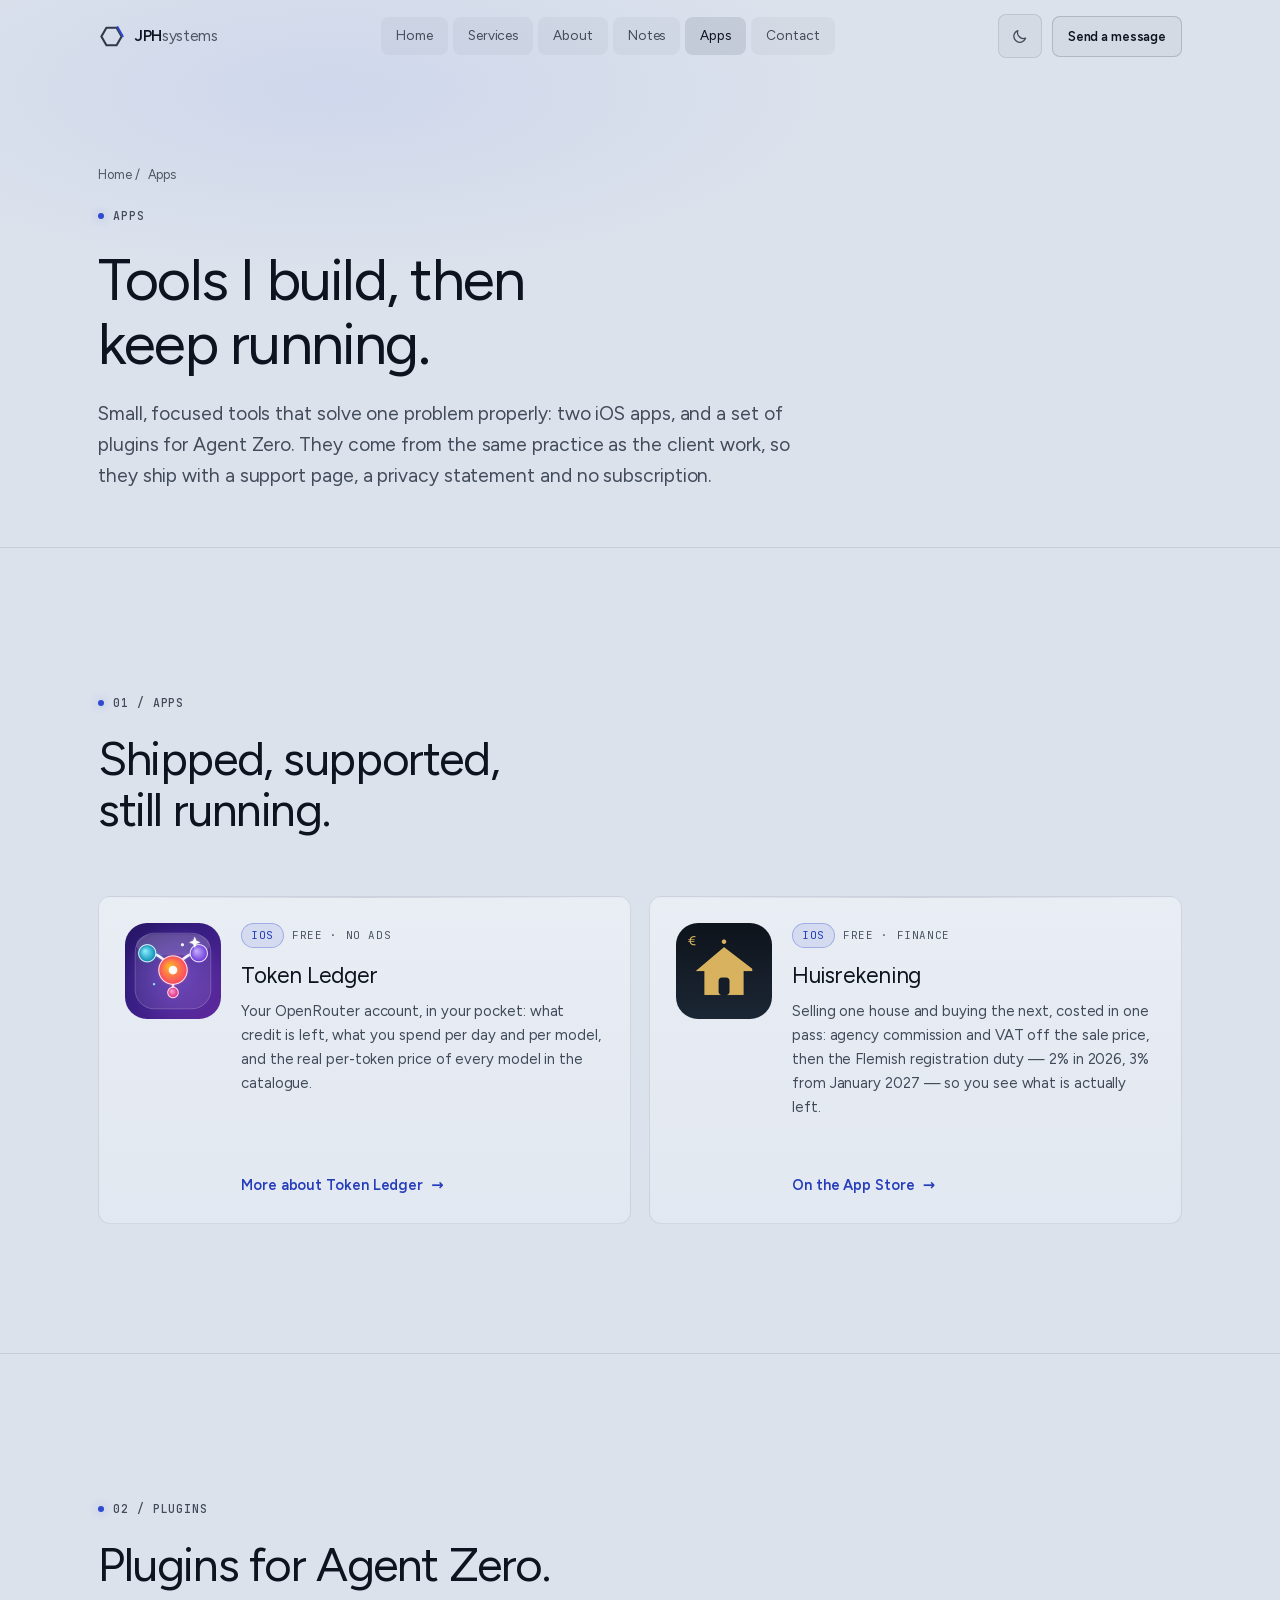
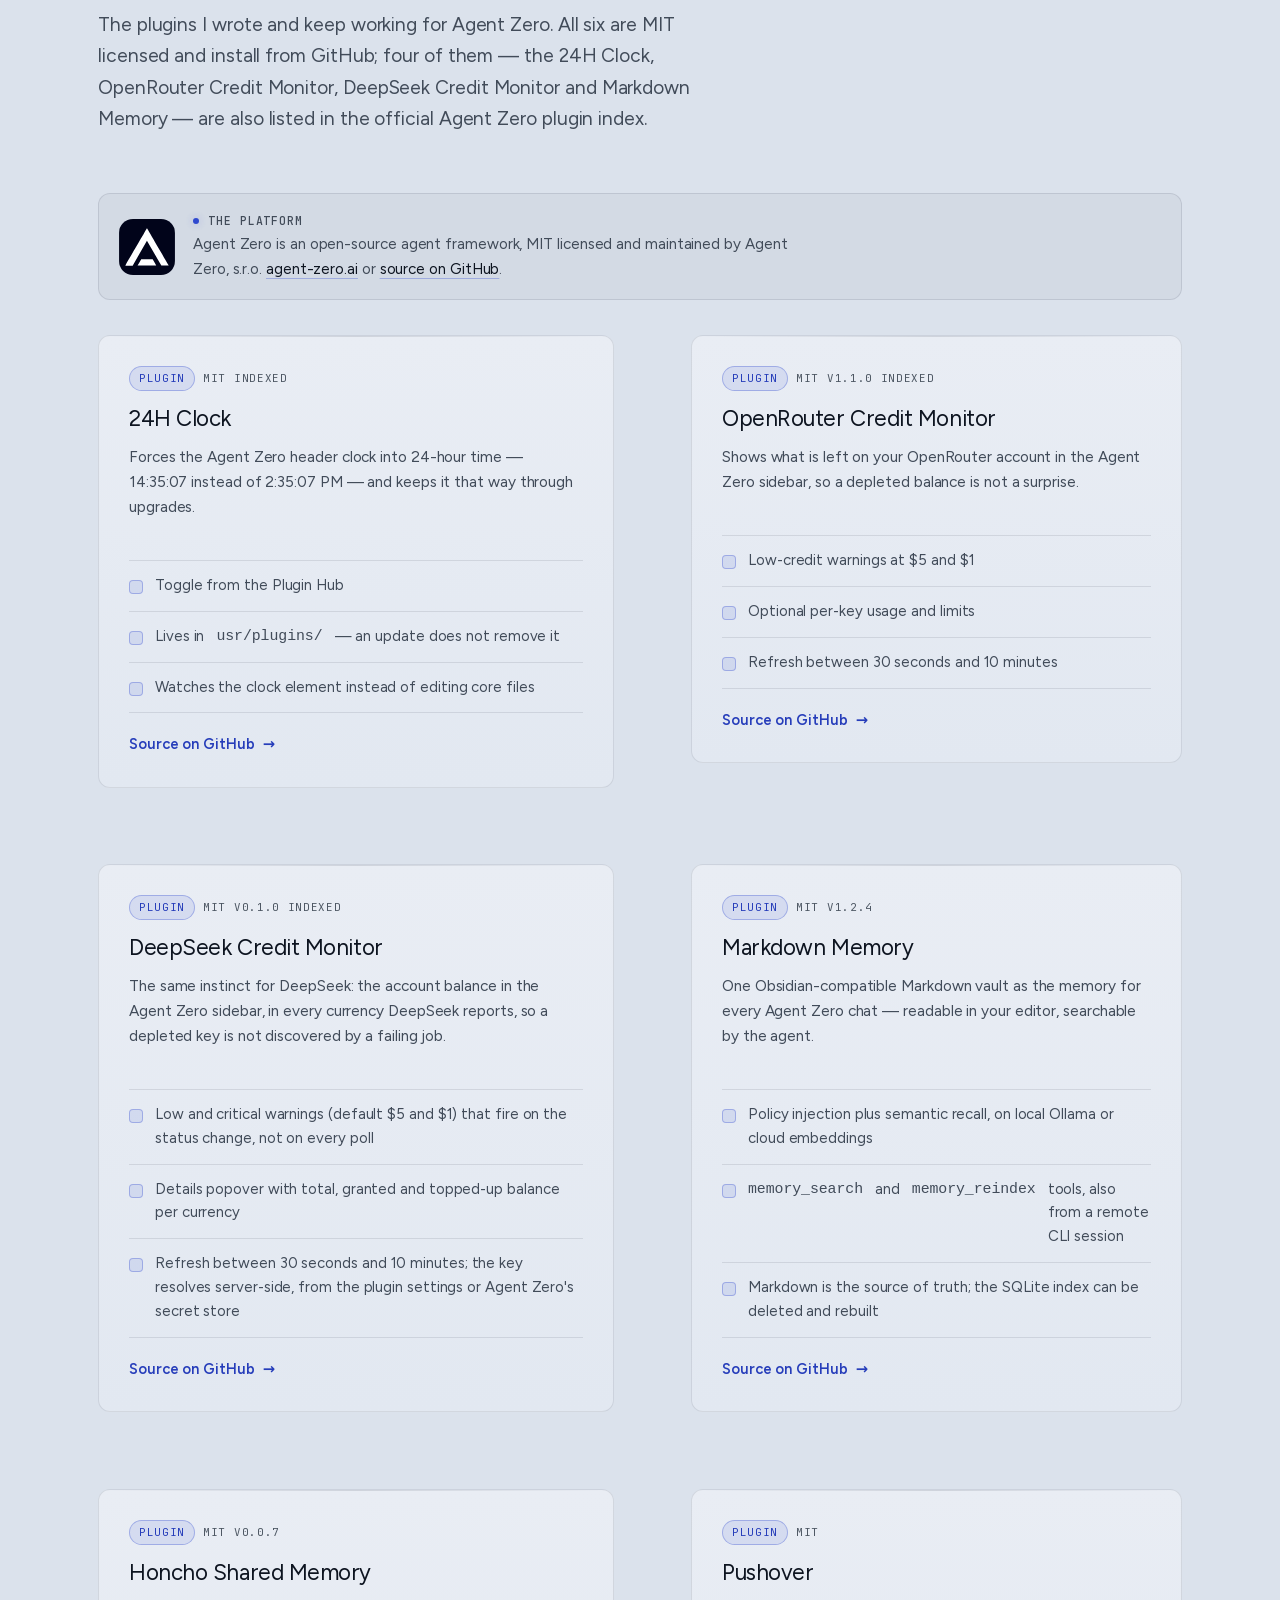
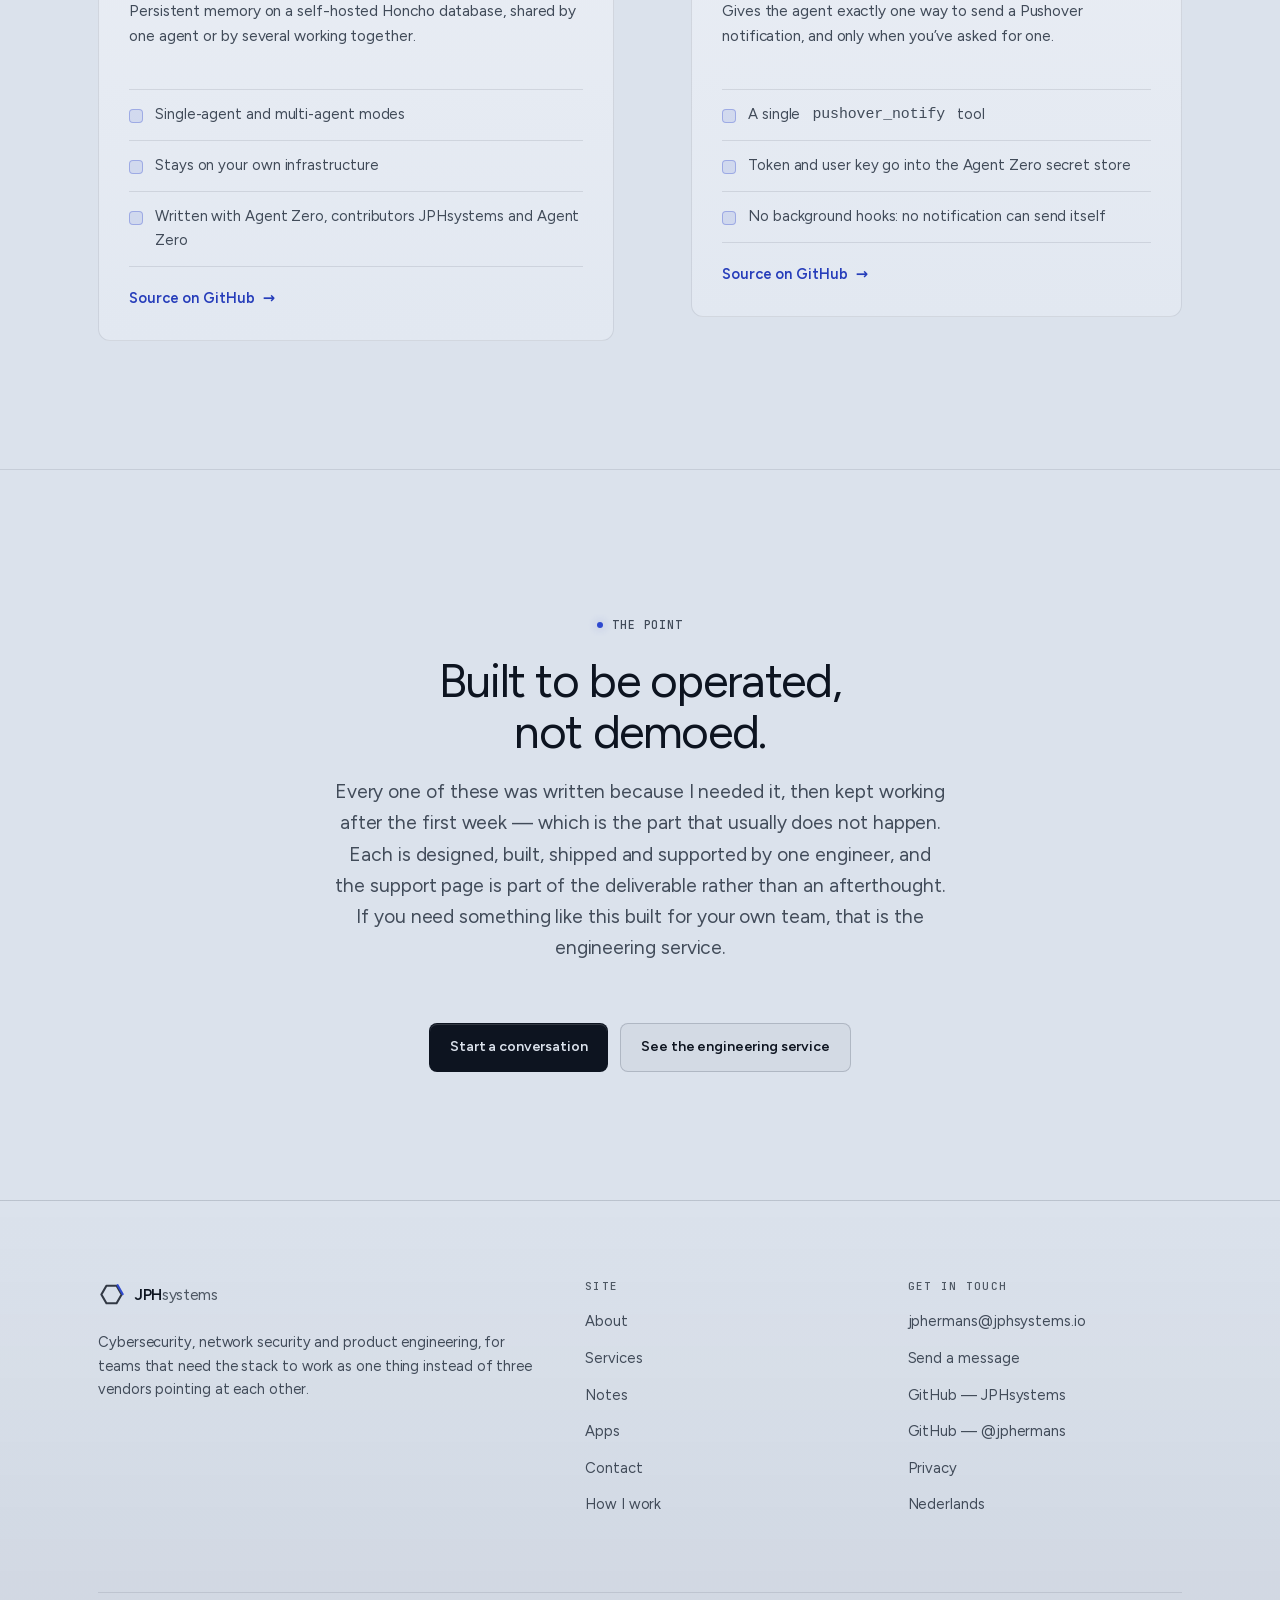
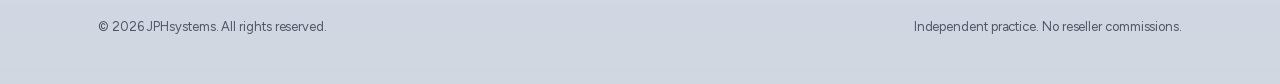
<file: apps/index.html>
<!DOCTYPE html>
<html lang="en-GB">
<head>
<meta charset="utf-8">
<meta name="viewport" content="width=device-width, initial-scale=1">

<title>Apps — JPHsystems</title>
<meta name="description" content="Apps built by JPHsystems: Token Ledger for OpenRouter usage and Huisrekening for property sale costs, plus six MIT-licensed plugins for Agent Zero.">
<link rel="canonical" href="https://www.jphsystems.io/apps/">
<link rel="alternate" type="application/rss+xml" title="JPHsystems — field notes" href="../notes/feed.xml">
<meta name="robots" content="index, follow, max-image-preview:large">
<meta name="author" content="JPHsystems">
<meta name="theme-color" content="#11171f">
<meta http-equiv="Content-Security-Policy" content="default-src 'self'; img-src 'self' data:; style-src 'self' 'unsafe-inline'; script-src 'self' 'sha256-5jT9jNBB+W4+XhbfRhJ+qqTr2JsvHyiT7T9K+RQsO2s='; font-src 'self'; connect-src 'self'; form-action 'self' mailto:; base-uri 'self'; object-src 'none'; upgrade-insecure-requests">
<meta name="referrer" content="strict-origin-when-cross-origin">

<!-- Open Graph -->
<meta property="og:type" content="website">
<meta property="og:site_name" content="JPHsystems">
<meta property="og:title" content="Apps — JPHsystems">
<meta property="og:description" content="Two iOS apps and six MIT-licensed plugins for Agent Zero, built and supported by one engineer.">
<meta property="og:url" content="https://www.jphsystems.io/apps/">
<meta property="og:image" content="https://www.jphsystems.io/assets/img/og-default.png">
<meta property="og:image:width" content="1200">
<meta property="og:image:height" content="630">
<meta property="og:image:alt" content="JPHsystems notes.">
<meta property="og:locale" content="en_GB">

<!-- Twitter -->
<meta name="twitter:card" content="summary_large_image">
<meta name="twitter:title" content="Apps — JPHsystems">
<meta name="twitter:description" content="Two iOS apps and six MIT-licensed plugins for Agent Zero.">
<meta name="twitter:image" content="https://www.jphsystems.io/assets/img/og-default.png">

<!-- Icons -->
<link rel="icon" href="../assets/img/favicon.ico" sizes="32x32">
<link rel="icon" href="../assets/img/favicon.svg" type="image/svg+xml">
<link rel="apple-touch-icon" href="../assets/img/apple-touch-icon.png">
<link rel="manifest" href="../assets/site.webmanifest">

<!-- Fonts, self-hosted: no third-party request, no external round-trip -->
<link rel="preload" href="../assets/fonts/figtree-latin.woff2" as="font" type="font/woff2" crossorigin>
<link rel="preload" href="../assets/fonts/jetbrains-mono-latin.woff2" as="font" type="font/woff2" crossorigin>
<link rel="stylesheet" href="../assets/css/fonts.css?v=d13bbe71">

<script>
  (function () {
    var root = document.documentElement;
    root.classList.add("js");
    var stored = null;
    try { stored = localStorage.getItem("theme"); } catch (e) { /* storage unavailable */ }
    var theme = stored === "light" || stored === "dark"
      ? stored
      : (window.matchMedia && window.matchMedia("(prefers-color-scheme: light)").matches ? "light" : "dark");
    root.setAttribute("data-theme", theme);
    var meta = document.querySelector('meta[name="theme-color"]');
    meta.setAttribute("content", light ? "#dbe2ec" : "#11171f");
  })();
</script>
<link rel="stylesheet" href="../assets/css/styles.css?v=07cee8ac">

<script type="application/ld+json">
{
  "@context": "https://schema.org",
  "@type": "CollectionPage",
  "url": "https://www.jphsystems.io/apps/",
  "name": "Apps — JPHsystems",
  "description": "Two iOS apps and six MIT-licensed plugins for Agent Zero, built by JPHsystems.",
  "isPartOf": {
    "@type": "WebSite",
    "name": "JPHsystems",
    "url": "https://www.jphsystems.io/"
  },
  "hasPart": [
    {
      "@type": "SoftwareApplication",
      "name": "Token Ledger",
      "applicationCategory": "DeveloperApplication",
      "operatingSystem": "iOS 27.0 or later",
      "url": "https://www.jphsystems.io/token-ledger",
      "offers": {
        "@type": "Offer",
        "price": "0",
        "priceCurrency": "USD"
      }
    },
    {
      "@type": "SoftwareApplication",
      "name": "Huisrekening",
      "applicationCategory": "FinanceApplication",
      "operatingSystem": "iOS 26.0 or later",
      "url": "https://apps.apple.com/be/app/huisrekening/id6827253404",
      "offers": {
        "@type": "Offer",
        "price": "0",
        "priceCurrency": "USD"
      }
    },
    {
      "@type": "SoftwareApplication",
      "name": "24H Clock",
      "description": "Forces the Agent Zero WebUI header clock into 24-hour format.",
      "applicationCategory": "DeveloperApplication",
      "operatingSystem": "Agent Zero",
      "url": "https://github.com/jphermans/a0-plugin-clock-24h",
      "codeRepository": "https://github.com/jphermans/a0-plugin-clock-24h",
      "offers": {
        "@type": "Offer",
        "price": "0",
        "priceCurrency": "USD"
      }
    },
    {
      "@type": "SoftwareApplication",
      "name": "OpenRouter Credit Monitor",
      "description": "OpenRouter credit balance and per-key usage in the Agent Zero WebUI.",
      "applicationCategory": "DeveloperApplication",
      "operatingSystem": "Agent Zero",
      "url": "https://github.com/jphermans/openrouter-credit-monitor",
      "codeRepository": "https://github.com/jphermans/openrouter-credit-monitor",
      "offers": {
        "@type": "Offer",
        "price": "0",
        "priceCurrency": "USD"
      }
    },
    {
      "@type": "SoftwareApplication",
      "name": "DeepSeek Credit Monitor",
      "description": "DeepSeek API balance with currency-aware low and critical warnings in the Agent Zero WebUI.",
      "applicationCategory": "DeveloperApplication",
      "operatingSystem": "Agent Zero",
      "url": "https://github.com/jphermans/deepseek-credit-monitor",
      "codeRepository": "https://github.com/jphermans/deepseek-credit-monitor",
      "offers": {
        "@type": "Offer",
        "price": "0",
        "priceCurrency": "USD"
      }
    },
    {
      "@type": "SoftwareApplication",
      "name": "Markdown Memory",
      "description": "Obsidian-compatible Markdown memory with semantic recall for Agent Zero.",
      "applicationCategory": "DeveloperApplication",
      "operatingSystem": "Agent Zero",
      "url": "https://github.com/jphermans/markdown-memory",
      "codeRepository": "https://github.com/jphermans/markdown-memory",
      "offers": {
        "@type": "Offer",
        "price": "0",
        "priceCurrency": "USD"
      }
    },
    {
      "@type": "SoftwareApplication",
      "name": "Honcho Shared Memory",
      "description": "Self-hosted shared persistent memory for Agent Zero.",
      "applicationCategory": "DeveloperApplication",
      "operatingSystem": "Agent Zero",
      "url": "https://github.com/jphermans/agent-zero-honcho-memory",
      "codeRepository": "https://github.com/jphermans/agent-zero-honcho-memory",
      "offers": {
        "@type": "Offer",
        "price": "0",
        "priceCurrency": "USD"
      }
    },
    {
      "@type": "SoftwareApplication",
      "name": "Pushover",
      "description": "Agent Zero plugin that sends a Pushover notification on explicit request.",
      "applicationCategory": "DeveloperApplication",
      "operatingSystem": "Agent Zero",
      "url": "https://github.com/jphermans/Push-Agent",
      "codeRepository": "https://github.com/jphermans/Push-Agent",
      "offers": {
        "@type": "Offer",
        "price": "0",
        "priceCurrency": "USD"
      }
    }
  ]
}
</script>

<script src="../assets/js/main.js?v=9b183220" defer></script>
</head>

<body>
<a class="skip-link" href="#main">Skip to content</a>

<header class="site-header">
  <div class="wrap">
    <nav class="nav" aria-label="Primary">
      <a class="brand" href="../" aria-label="JPHsystems — home">
        <svg class="brand-mark" viewBox="0 0 64 64" fill="none" aria-hidden="true" focusable="false">
          <path class="mark-body" d="M44 11.2 20 11.2 8 32 20 52.8 44 52.8 56 32Z" stroke-width="5" stroke-linejoin="round" stroke-linecap="round"/>
          <path class="mark-seam" d="M46.6 9.9 58.6 31.2" stroke-width="5" stroke-linecap="round"/>
        </svg>
        <span class="brand-name">JPH<span>systems</span></span>
      </a>

      <ul class="nav-links">
        <li><a href="../">Home</a></li>
        <li><a href="../services">Services</a></li>
        <li><a href="../about">About</a></li>
        <li><a href="../notes/">Notes</a></li>
        <li><a href="./" aria-current="page">Apps</a></li>
        <li><a href="../contact">Contact</a></li>
      </ul>

      <div class="nav-end">
        <button class="theme-toggle" type="button" data-theme-toggle aria-label="Switch to light theme" aria-pressed="false">
          <svg class="theme-icon theme-icon--sun" viewBox="0 0 24 24" fill="none" stroke="currentColor" stroke-width="1.8" stroke-linecap="round" aria-hidden="true" focusable="false">
            <circle cx="12" cy="12" r="3.6"/>
            <path d="M12 2.4v2.2M12 19.4v2.2M4.4 12h2.2M17.4 12h2.2M6 6l1.6 1.6M16.4 16.4l1.6 1.6M18 6l-1.6 1.6M9.6 16.4l-1.6 1.6"/>
          </svg>
          <svg class="theme-icon theme-icon--moon" viewBox="0 0 24 24" fill="none" stroke="currentColor" stroke-width="1.8" stroke-linecap="round" stroke-linejoin="round" aria-hidden="true" focusable="false">
            <path d="M20.6 14.3A8.4 8.4 0 0 1 9.7 3.6a8.5 8.5 0 1 0 10.9 10.7Z"/>
          </svg>
        </button>

        <a class="btn btn--ghost btn--sm" href="../contact#enquiry">Send a message</a>
        <button class="nav-toggle" type="button" aria-expanded="false" aria-controls="mobile-menu" aria-label="Toggle navigation">
          <span></span><span></span><span></span>
        </button>
      </div>
    </nav>
  </div>

  <div class="mobile-menu" id="mobile-menu">
    <div class="wrap" style="padding-inline:0">
      <a href="../">Home</a>
      <a href="../services">Services</a>
      <a href="../about">About</a>
      <a href="../notes/">Notes</a>
      <a href="./" aria-current="page">Apps</a>
      <a href="../contact">Contact</a>
      <a class="btn btn--primary" href="../contact#enquiry">Send a message</a>
    </div>
  </div>
</header>

<main id="main">

  <section class="page-head">
    <div class="wrap">
      <ol class="breadcrumb" aria-label="Breadcrumb">
        <li><a href="../">Home</a></li>
        <li>Apps</li>
      </ol>
      <p class="eyebrow">Apps</p>
      <h1>Tools I build, then keep running.</h1>
      <p class="lede">
        Small, focused tools that solve one problem properly: two iOS apps, and a set of
        plugins for Agent Zero. They come from the same practice as the client work, so
        they ship with a support page, a privacy statement and no subscription.
      </p>
    </div>
  </section>

  <section class="section" id="apps">
    <div class="wrap">
      <div class="section-head" data-reveal>
        <p class="eyebrow">01 / Apps</p>
        <h2>Shipped, supported, still running.</h2>
      </div>
      <div class="post-list post-list--pair">
        <a class="card post-card" data-reveal href="../token-ledger">
          <div class="post-card-body">
            <div style="display:flex; gap:20px; align-items:flex-start; flex:1">
              <img src="../assets/img/app-token-ledger.png" alt="Token Ledger app icon" width="96" height="96" loading="lazy" decoding="async" style="width:96px; height:96px; border-radius:22px; flex:none">
              <div style="display:flex; flex-direction:column; flex:1; align-self:stretch">
                <div class="post-meta"><span class="tag">iOS</span><span>Free · no ads</span></div>
                <h3>Token Ledger</h3>
                <p>
                  Your OpenRouter account, in your pocket: what credit is left, what you
                  spend per day and per model, and the real per-token price of every model
                  in the catalogue.
                </p>
                <span class="arrow-link">More about Token Ledger</span>
              </div>
            </div>
          </div>
        </a>
        <a class="card post-card" data-delay="1" data-reveal href="https://apps.apple.com/be/app/huisrekening/id6827253404" rel="noopener" target="_blank">
          <div class="post-card-body">
            <div style="display:flex; gap:20px; align-items:flex-start; flex:1">
              <img src="../assets/img/app-huisrekening.png" alt="Huisrekening app icon" width="96" height="96" loading="lazy" decoding="async" style="width:96px; height:96px; border-radius:22px; flex:none">
              <div style="display:flex; flex-direction:column; flex:1; align-self:stretch">
                <div class="post-meta"><span class="tag">iOS</span><span>Free · Finance</span></div>
                <h3>Huisrekening</h3>
                <p>
                  Selling one house and buying the next, costed in one pass: agency
                  commission and VAT off the sale price, then the Flemish registration
                  duty — 2% in 2026, 3% from January 2027 — so you see what is actually
                  left.
                </p>
                <span class="arrow-link">On the App Store</span>
              </div>
            </div>
          </div>
        </a>
      </div>
    </div>
  </section>

  <section class="section section--edge" id="plugins">
    <div class="wrap">
      <div class="section-head" data-reveal>
        <p class="eyebrow">02 / Plugins</p>
        <h2>Plugins for Agent Zero.</h2>
        <p class="lede">
          The plugins I wrote and keep working for Agent Zero. All six are MIT licensed
          and install from GitHub; four of them — the 24H Clock, OpenRouter Credit Monitor,
          DeepSeek Credit Monitor and Markdown Memory — are also listed in the official
          Agent Zero plugin index.
        </p>
      </div>

      <div class="project-strip" data-reveal>
        <!-- Mark: MIT licensed, © Agent Zero, s.r.o — github.com/agent0ai/agent-zero -->
        <img class="project-strip-mark" src="../assets/img/agent-zero.svg" alt="" width="56" height="56" decoding="async">
        <p class="project-strip-text">
          <span class="eyebrow">The platform</span>
          Agent Zero is an open-source agent framework, MIT licensed and maintained by
          Agent Zero, s.r.o.
          <a class="text-link" href="https://agent-zero.ai" target="_blank" rel="noopener">agent-zero.ai</a>
          or
          <a class="text-link" href="https://github.com/agent0ai/agent-zero" target="_blank" rel="noopener">source on GitHub</a>.
        </p>
      </div>

      <div class="grid grid--split">

        <div class="card" data-reveal>
          <div class="post-meta"><span class="tag">Plugin</span><span>MIT</span><span>indexed</span></div>
          <h3>24H Clock</h3>
          <p>Forces the Agent Zero header clock into 24-hour time — 14:35:07 instead of 2:35:07 PM — and keeps it that way through upgrades.</p>
          <ul class="spec-list">
            <li>Toggle from the Plugin Hub</li>
            <li>Lives in <code>usr/plugins/</code> — an update does not remove it</li>
            <li>Watches the clock element instead of editing core files</li>
          </ul>
          <a class="arrow-link" href="https://github.com/jphermans/a0-plugin-clock-24h" rel="noopener" target="_blank">Source on GitHub</a>
        </div>

        <div class="card" data-delay="1" data-reveal>
          <div class="post-meta"><span class="tag">Plugin</span><span>MIT</span><span>v1.1.0</span><span>indexed</span></div>
          <h3>OpenRouter Credit Monitor</h3>
          <p>Shows what is left on your OpenRouter account in the Agent Zero sidebar, so a depleted balance is not a surprise.</p>
          <ul class="spec-list">
            <li>Low-credit warnings at $5 and $1</li>
            <li>Optional per-key usage and limits</li>
            <li>Refresh between 30 seconds and 10 minutes</li>
          </ul>
          <a class="arrow-link" href="https://github.com/jphermans/openrouter-credit-monitor" rel="noopener" target="_blank">Source on GitHub</a>
        </div>

        <div class="card" data-reveal>
          <div class="post-meta"><span class="tag">Plugin</span><span>MIT</span><span>v0.1.0</span><span>indexed</span></div>
          <h3>DeepSeek Credit Monitor</h3>
          <p>The same instinct for DeepSeek: the account balance in the Agent Zero sidebar, in every currency DeepSeek reports, so a depleted key is not discovered by a failing job.</p>
          <ul class="spec-list">
            <li>Low and critical warnings (default $5 and $1) that fire on the status change, not on every poll</li>
            <li>Details popover with total, granted and topped-up balance per currency</li>
            <li>Refresh between 30 seconds and 10 minutes; the key resolves server-side, from the plugin settings or Agent Zero's secret store</li>
          </ul>
          <a class="arrow-link" href="https://github.com/jphermans/deepseek-credit-monitor" rel="noopener" target="_blank">Source on GitHub</a>
        </div>

        <div class="card" data-delay="1" data-reveal>
          <div class="post-meta"><span class="tag">Plugin</span><span>MIT</span><span>v1.2.4</span></div>
          <h3>Markdown Memory</h3>
          <p>One Obsidian-compatible Markdown vault as the memory for every Agent Zero chat — readable in your editor, searchable by the agent.</p>
          <ul class="spec-list">
            <li>Policy injection plus semantic recall, on local Ollama or cloud embeddings</li>
            <li><code>memory_search</code> and <code>memory_reindex</code> tools, also from a remote CLI session</li>
            <li>Markdown is the source of truth; the SQLite index can be deleted and rebuilt</li>
          </ul>
          <a class="arrow-link" href="https://github.com/jphermans/markdown-memory" rel="noopener" target="_blank">Source on GitHub</a>
        </div>

        <div class="card" data-reveal>
          <div class="post-meta"><span class="tag">Plugin</span><span>MIT</span><span>v0.0.7</span></div>
          <h3>Honcho Shared Memory</h3>
          <p>Persistent memory on a self-hosted Honcho database, shared by one agent or by several working together.</p>
          <ul class="spec-list">
            <li>Single-agent and multi-agent modes</li>
            <li>Stays on your own infrastructure</li>
            <li>Written with Agent Zero, contributors JPHsystems and Agent Zero</li>
          </ul>
          <a class="arrow-link" href="https://github.com/jphermans/agent-zero-honcho-memory" rel="noopener" target="_blank">Source on GitHub</a>
        </div>

        <div class="card" data-delay="1" data-reveal>
          <div class="post-meta"><span class="tag">Plugin</span><span>MIT</span></div>
          <h3>Pushover</h3>
          <p>Gives the agent exactly one way to send a Pushover notification, and only when you&rsquo;ve asked for one.</p>
          <ul class="spec-list">
            <li>A single <code>pushover_notify</code> tool</li>
            <li>Token and user key go into the Agent Zero secret store</li>
            <li>No background hooks: no notification can send itself</li>
          </ul>
          <a class="arrow-link" href="https://github.com/jphermans/Push-Agent" rel="noopener" target="_blank">Source on GitHub</a>
        </div>

      </div>
    </div>
  </section>

  <section class="section section--edge">
    <div class="wrap wrap--narrow">
      <div class="section-head section-head--center" data-reveal>
        <p class="eyebrow">The point</p>
        <h2>Built to be operated, not demoed.</h2>
        <p class="lede">
          Every one of these was written because I needed it, then kept working after the
          first week — which is the part that usually does not happen. Each is designed,
          built, shipped and supported by one engineer, and the support page is part of the
          deliverable rather than an afterthought. If you need something like this built for
          your own team, that is the engineering service.
        </p>
      </div>
      <div class="btn-row" style="justify-content:center" data-reveal>
        <a class="btn btn--primary" href="../contact">Start a conversation</a>
        <a class="btn btn--ghost" href="../services#engineering">See the engineering service</a>
      </div>
    </div>
  </section>

</main>

<footer class="site-footer">
  <div class="wrap">
    <div class="footer-grid">
      <div class="footer-about">
        <a class="brand" href="../">
          <svg class="brand-mark" viewBox="0 0 64 64" fill="none" aria-hidden="true" focusable="false">
            <path class="mark-body" d="M44 11.2 20 11.2 8 32 20 52.8 44 52.8 56 32Z" stroke-width="5" stroke-linejoin="round" stroke-linecap="round"/>
            <path class="mark-seam" d="M46.6 9.9 58.6 31.2" stroke-width="5" stroke-linecap="round"/>
          </svg>
          <span class="brand-name">JPH<span>systems</span></span>
        </a>
        <p>
          Cybersecurity, network security and product engineering, for teams that need
          the stack to work as one thing instead of three vendors pointing at each
          other.
        </p>
      </div>

      <div class="footer-col">
        <h2>Site</h2>
        <ul>
          <li><a href="../about">About</a></li>
          <li><a href="../services">Services</a></li>
          <li><a href="../notes/">Notes</a></li>
          <li><a href="./">Apps</a></li>
          <li><a href="../contact">Contact</a></li>
          <li><a href="../about#principles">How I work</a></li>
        </ul>
      </div>

      <div class="footer-col">
        <h2>Get in touch</h2>
        <ul>
          <li><a href="mailto:jphermans@jphsystems.io">jphermans@jphsystems.io</a></li>
          <li><a href="../contact#enquiry">Send a message</a></li>
          <li><a href="https://github.com/JPHsystems-io" rel="me noopener" target="_blank">GitHub &mdash; JPHsystems</a></li>
          <li><a href="https://github.com/jphermans" rel="me noopener" target="_blank">GitHub &mdash; @jphermans</a></li>
          <li><a href="../privacy">Privacy</a></li>
          <li><a href="../nl/" hreflang="nl" lang="nl">Nederlands</a></li>
        </ul>
      </div>
    </div>

    <div class="footer-bottom">
      <p>&copy; <span data-year>2026</span> JPHsystems. All rights reserved.</p>
      <p>Independent practice. No reseller commissions.</p>
    </div>
  </div>
</footer>

</body>
</html>
</file>
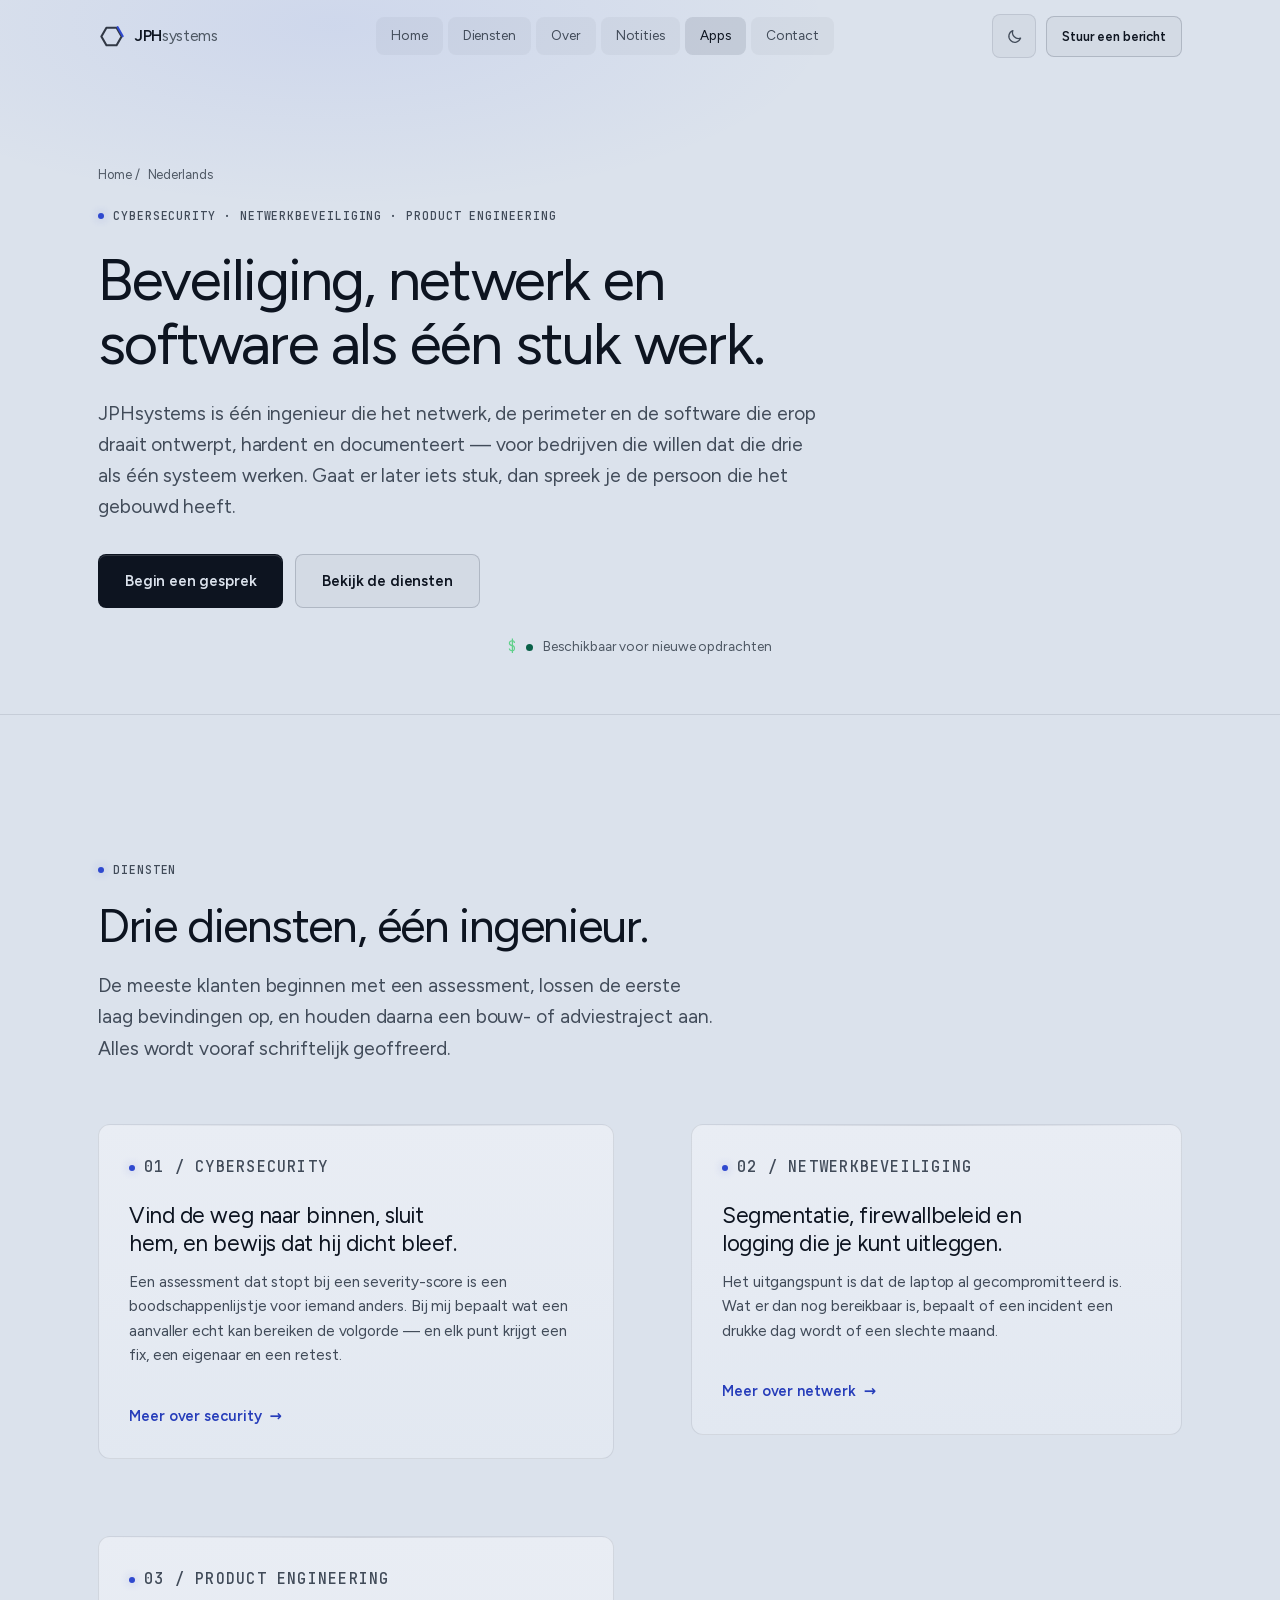
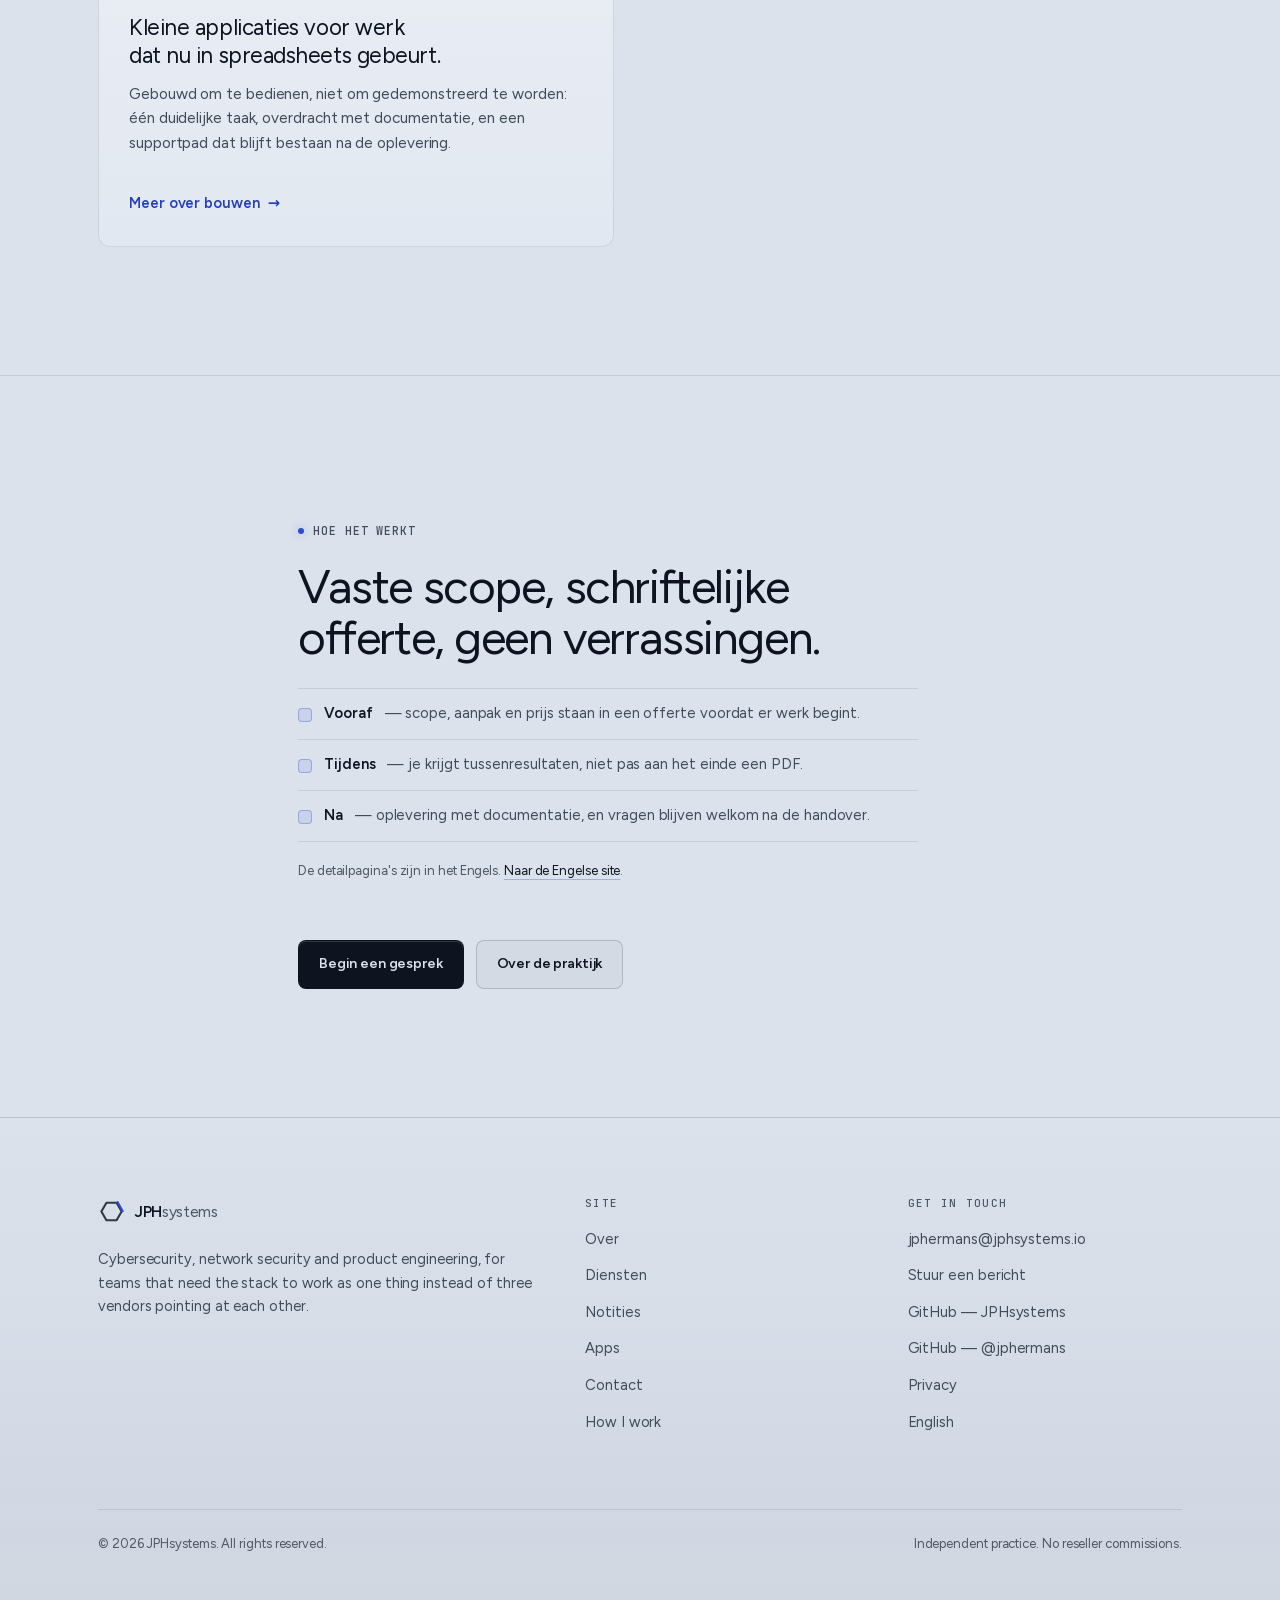
<file: nl/index.html>
<!DOCTYPE html>
<html lang="nl">
<head>
<meta charset="utf-8">
<meta name="viewport" content="width=device-width, initial-scale=1">

<title>JPHsystems — cybersecurity, netwerkbeveiliging en software</title>
<meta name="description" content="JPHsystems is een onafhankelijke praktijk voor cybersecurity, netwerkbeveiliging en software-engineering. Eén ingenieur, vaste scope, schriftelijke oplevering.">
<link rel="canonical" href="https://www.jphsystems.io/nl/">
<link rel="alternate" hreflang="en-GB" href="https://www.jphsystems.io/">
<link rel="alternate" hreflang="nl" href="https://www.jphsystems.io/nl/">
<link rel="alternate" hreflang="x-default" href="https://www.jphsystems.io/">
<link rel="alternate" type="application/rss+xml" title="JPHsystems — field notes" href="../notes/feed.xml">
<meta name="robots" content="index, follow, max-image-preview:large">
<meta name="author" content="JPHsystems">
<meta name="theme-color" content="#11171f">
<meta http-equiv="Content-Security-Policy" content="default-src 'self'; img-src 'self' data:; style-src 'self' 'unsafe-inline'; script-src 'self' 'sha256-5jT9jNBB+W4+XhbfRhJ+qqTr2JsvHyiT7T9K+RQsO2s='; font-src 'self'; connect-src 'self'; form-action 'self' mailto:; base-uri 'self'; object-src 'none'; upgrade-insecure-requests">
<meta name="referrer" content="strict-origin-when-cross-origin">

<!-- Open Graph -->
<meta property="og:type" content="website">
<meta property="og:site_name" content="JPHsystems">
<meta property="og:title" content="JPHsystems — beveiliging, netwerk en software als één stuk werk">
<meta property="og:description" content="Onafhankelijke praktijk voor cybersecurity, netwerkbeveiliging en software-engineering. Eén ingenieur, vaste scope, schriftelijke oplevering.">
<meta property="og:url" content="https://www.jphsystems.io/nl/">
<meta property="og:image" content="https://www.jphsystems.io/assets/img/og-default.png">
<meta property="og:image:width" content="1200">
<meta property="og:image:height" content="630">
<meta property="og:image:alt" content="JPHsystems notes.">
<meta property="og:locale" content="nl_BE">
<meta property="og:locale:alternate" content="en_GB">

<!-- Twitter -->
<meta name="twitter:card" content="summary_large_image">
<meta name="twitter:title" content="JPHsystems — beveiliging, netwerk en software als één stuk werk">
<meta name="twitter:description" content="Onafhankelijke praktijk voor cybersecurity, netwerkbeveiliging en software-engineering.">
<meta name="twitter:image" content="https://www.jphsystems.io/assets/img/og-default.png">

<!-- Icons -->
<link rel="icon" href="../assets/img/favicon.ico" sizes="32x32">
<link rel="icon" href="../assets/img/favicon.svg" type="image/svg+xml">
<link rel="apple-touch-icon" href="../assets/img/apple-touch-icon.png">
<link rel="manifest" href="../assets/site.webmanifest">

<!-- Fonts, self-hosted: no third-party request, no external round-trip -->
<link rel="preload" href="../assets/fonts/figtree-latin.woff2" as="font" type="font/woff2" crossorigin>
<link rel="preload" href="../assets/fonts/jetbrains-mono-latin.woff2" as="font" type="font/woff2" crossorigin>
<link rel="stylesheet" href="../assets/css/fonts.css?v=d13bbe71">

<script>
  (function () {
    var root = document.documentElement;
    root.classList.add("js");
    var stored = null;
    try { stored = localStorage.getItem("theme"); } catch (e) { /* storage unavailable */ }
    var theme = stored === "light" || stored === "dark"
      ? stored
      : (window.matchMedia && window.matchMedia("(prefers-color-scheme: light)").matches ? "light" : "dark");
    root.setAttribute("data-theme", theme);
    var meta = document.querySelector('meta[name="theme-color"]');
    meta.setAttribute("content", light ? "#dbe2ec" : "#11171f");
  })();
</script>
<link rel="stylesheet" href="../assets/css/styles.css?v=07cee8ac">

<script type="application/ld+json">
{
  "@context": "https://schema.org",
  "@type": "WebPage",
  "url": "https://www.jphsystems.io/nl/",
  "name": "JPHsystems — cybersecurity, netwerkbeveiliging en software",
  "inLanguage": "nl-BE",
  "description": "Onafhankelijke praktijk voor cybersecurity, netwerkbeveiliging en software-engineering.",
  "isPartOf": {
    "@type": "WebSite",
    "name": "JPHsystems",
    "url": "https://www.jphsystems.io/"
  },
  "publisher": {
    "@type": "Organization",
    "name": "JPHsystems",
    "url": "https://www.jphsystems.io/",
    "sameAs": [
      "https://github.com/JPHsystems-io",
      "https://github.com/jphermans"
    ]
  }
}
</script>

<script src="../assets/js/main.js?v=9b183220" defer></script>
</head>

<body>
<a class="skip-link" href="#main">Skip to content</a>

<header class="site-header">
  <div class="wrap">
    <nav class="nav" aria-label="Primary">
      <a class="brand" href="../" aria-label="JPHsystems — home">
        <svg class="brand-mark" viewBox="0 0 64 64" fill="none" aria-hidden="true" focusable="false">
          <path class="mark-body" d="M44 11.2 20 11.2 8 32 20 52.8 44 52.8 56 32Z" stroke-width="5" stroke-linejoin="round" stroke-linecap="round"/>
          <path class="mark-seam" d="M46.6 9.9 58.6 31.2" stroke-width="5" stroke-linecap="round"/>
        </svg>
        <span class="brand-name">JPH<span>systems</span></span>
      </a>

      <ul class="nav-links">
        <li><a href="../">Home</a></li>
        <li><a href="../services">Diensten</a></li>
        <li><a href="../about">Over</a></li>
        <li><a href="../notes/">Notities</a></li>
        <li><a href="./" aria-current="page">Apps</a></li>
        <li><a href="../contact">Contact</a></li>
      </ul>

      <div class="nav-end">
        <button class="theme-toggle" type="button" data-theme-toggle aria-label="Switch to light theme" aria-pressed="false">
          <svg class="theme-icon theme-icon--sun" viewBox="0 0 24 24" fill="none" stroke="currentColor" stroke-width="1.8" stroke-linecap="round" aria-hidden="true" focusable="false">
            <circle cx="12" cy="12" r="3.6"/>
            <path d="M12 2.4v2.2M12 19.4v2.2M4.4 12h2.2M17.4 12h2.2M6 6l1.6 1.6M16.4 16.4l1.6 1.6M18 6l-1.6 1.6M9.6 16.4l-1.6 1.6"/>
          </svg>
          <svg class="theme-icon theme-icon--moon" viewBox="0 0 24 24" fill="none" stroke="currentColor" stroke-width="1.8" stroke-linecap="round" stroke-linejoin="round" aria-hidden="true" focusable="false">
            <path d="M20.6 14.3A8.4 8.4 0 0 1 9.7 3.6a8.5 8.5 0 1 0 10.9 10.7Z"/>
          </svg>
        </button>

        <a class="btn btn--ghost btn--sm" href="../contact#enquiry">Stuur een bericht</a>
        <button class="nav-toggle" type="button" aria-expanded="false" aria-controls="mobile-menu" aria-label="Toggle navigation">
          <span></span><span></span><span></span>
        </button>
      </div>
    </nav>
  </div>

  <div class="mobile-menu" id="mobile-menu">
    <div class="wrap" style="padding-inline:0">
      <a href="../">Home</a>
      <a href="../services">Diensten</a>
      <a href="../about">Over</a>
      <a href="../notes/">Notities</a>
      <a href="./" aria-current="page">Apps</a>
      <a href="../contact">Contact</a>
      <a class="btn btn--primary" href="../contact#enquiry">Stuur een bericht</a>
    </div>
  </div>
</header>

<main id="main">

  <section class="page-head">
    <div class="wrap">
      <ol class="breadcrumb" aria-label="Kruimelpad">
        <li><a href="../">Home</a></li>
        <li>Nederlands</li>
      </ol>
      <p class="eyebrow">Cybersecurity · Netwerkbeveiliging · Product engineering</p>
      <h1>Beveiliging, netwerk en software als één stuk werk.</h1>
      <p class="lede">
        JPHsystems is één ingenieur die het netwerk, de perimeter en de software die
        erop draait ontwerpt, hardent en documenteert — voor bedrijven die willen dat
        die drie als één systeem werken. Gaat er later iets stuk, dan spreek je de
        persoon die het gebouwd heeft.
      </p>
      <div class="btn-row">
        <a class="btn btn--primary btn--lg" href="../contact">Begin een gesprek</a>
        <a class="btn btn--ghost btn--lg" href="../services">Bekijk de diensten</a>
      </div>
      <p class="hero-note"><span class="pulse" aria-hidden="true"></span> Beschikbaar voor nieuwe opdrachten</p>
    </div>
  </section>

  <section class="section">
    <div class="wrap">
      <div class="section-head" data-reveal>
        <p class="eyebrow">Diensten</p>
        <h2>Drie diensten, één ingenieur.</h2>
        <p class="lede">
          De meeste klanten beginnen met een assessment, lossen de eerste laag
          bevindingen op, en houden daarna een bouw- of adviestraject aan. Alles wordt
          vooraf schriftelijk geoffreerd.
        </p>
      </div>
      <div class="grid grid--split">
        <a class="card" data-reveal href="../services#security">
          <p class="eyebrow">01 / Cybersecurity</p>
          <h3>Vind de weg naar binnen, sluit hem, en bewijs dat hij dicht bleef.</h3>
          <p>Een assessment dat stopt bij een severity-score is een boodschappenlijstje voor iemand anders. Bij mij bepaalt wat een aanvaller echt kan bereiken de volgorde — en elk punt krijgt een fix, een eigenaar en een retest.</p>
          <span class="arrow-link">Meer over security</span>
        </a>
        <a class="card" data-delay="1" data-reveal href="../services#network">
          <p class="eyebrow">02 / Netwerkbeveiliging</p>
          <h3>Segmentatie, firewallbeleid en logging die je kunt uitleggen.</h3>
          <p>Het uitgangspunt is dat de laptop al gecompromitteerd is. Wat er dan nog bereikbaar is, bepaalt of een incident een drukke dag wordt of een slechte maand.</p>
          <span class="arrow-link">Meer over netwerk</span>
        </a>
        <a class="card" data-delay="2" data-reveal href="../services#engineering">
          <p class="eyebrow">03 / Product engineering</p>
          <h3>Kleine applicaties voor werk dat nu in spreadsheets gebeurt.</h3>
          <p>Gebouwd om te bedienen, niet om gedemonstreerd te worden: één duidelijke taak, overdracht met documentatie, en een supportpad dat blijft bestaan na de oplevering.</p>
          <span class="arrow-link">Meer over bouwen</span>
        </a>
      </div>
    </div>
  </section>

  <section class="section section--edge">
    <div class="wrap wrap--narrow">
      <div class="section-head" data-reveal>
        <p class="eyebrow">Hoe het werkt</p>
        <h2>Vaste scope, schriftelijke offerte, geen verrassingen.</h2>
        <ul class="spec-list">
          <li><strong>Vooraf</strong> — scope, aanpak en prijs staan in een offerte voordat er werk begint.</li>
          <li><strong>Tijdens</strong> — je krijgt tussenresultaten, niet pas aan het einde een PDF.</li>
          <li><strong>Na</strong> — oplevering met documentatie, en vragen blijven welkom na de handover.</li>
        </ul>
        <p class="form-note mt-l">
          De detailpagina's zijn in het Engels.
          <a class="text-link" href="../">Naar de Engelse site</a>.
        </p>
      </div>
      <div class="btn-row" data-reveal>
        <a class="btn btn--primary" href="../contact">Begin een gesprek</a>
        <a class="btn btn--ghost" href="../about">Over de praktijk</a>
      </div>
    </div>
  </section>

</main>

<footer class="site-footer">
  <div class="wrap">
    <div class="footer-grid">
      <div class="footer-about">
        <a class="brand" href="../">
          <svg class="brand-mark" viewBox="0 0 64 64" fill="none" aria-hidden="true" focusable="false">
            <path class="mark-body" d="M44 11.2 20 11.2 8 32 20 52.8 44 52.8 56 32Z" stroke-width="5" stroke-linejoin="round" stroke-linecap="round"/>
            <path class="mark-seam" d="M46.6 9.9 58.6 31.2" stroke-width="5" stroke-linecap="round"/>
          </svg>
          <span class="brand-name">JPH<span>systems</span></span>
        </a>
        <p>
          Cybersecurity, network security and product engineering, for teams that need
          the stack to work as one thing instead of three vendors pointing at each
          other.
        </p>
      </div>

      <div class="footer-col">
        <h2>Site</h2>
        <ul>
          <li><a href="../about">Over</a></li>
          <li><a href="../services">Diensten</a></li>
          <li><a href="../notes/">Notities</a></li>
          <li><a href="./">Apps</a></li>
          <li><a href="../contact">Contact</a></li>
          <li><a href="../about#principles">How I work</a></li>
        </ul>
      </div>

      <div class="footer-col">
        <h2>Get in touch</h2>
        <ul>
          <li><a href="mailto:jphermans@jphsystems.io">jphermans@jphsystems.io</a></li>
          <li><a href="../contact#enquiry">Stuur een bericht</a></li>
          <li><a href="https://github.com/JPHsystems-io" rel="me noopener" target="_blank">GitHub &mdash; JPHsystems</a></li>
          <li><a href="https://github.com/jphermans" rel="me noopener" target="_blank">GitHub &mdash; @jphermans</a></li>
          <li><a href="../privacy">Privacy</a></li>
          <li><a href="../">English</a></li>
        </ul>
      </div>
    </div>

    <div class="footer-bottom">
      <p>&copy; <span data-year>2026</span> JPHsystems. All rights reserved.</p>
      <p>Independent practice. No reseller commissions.</p>
    </div>
  </div>
</footer>

</body>
</html>
</file>
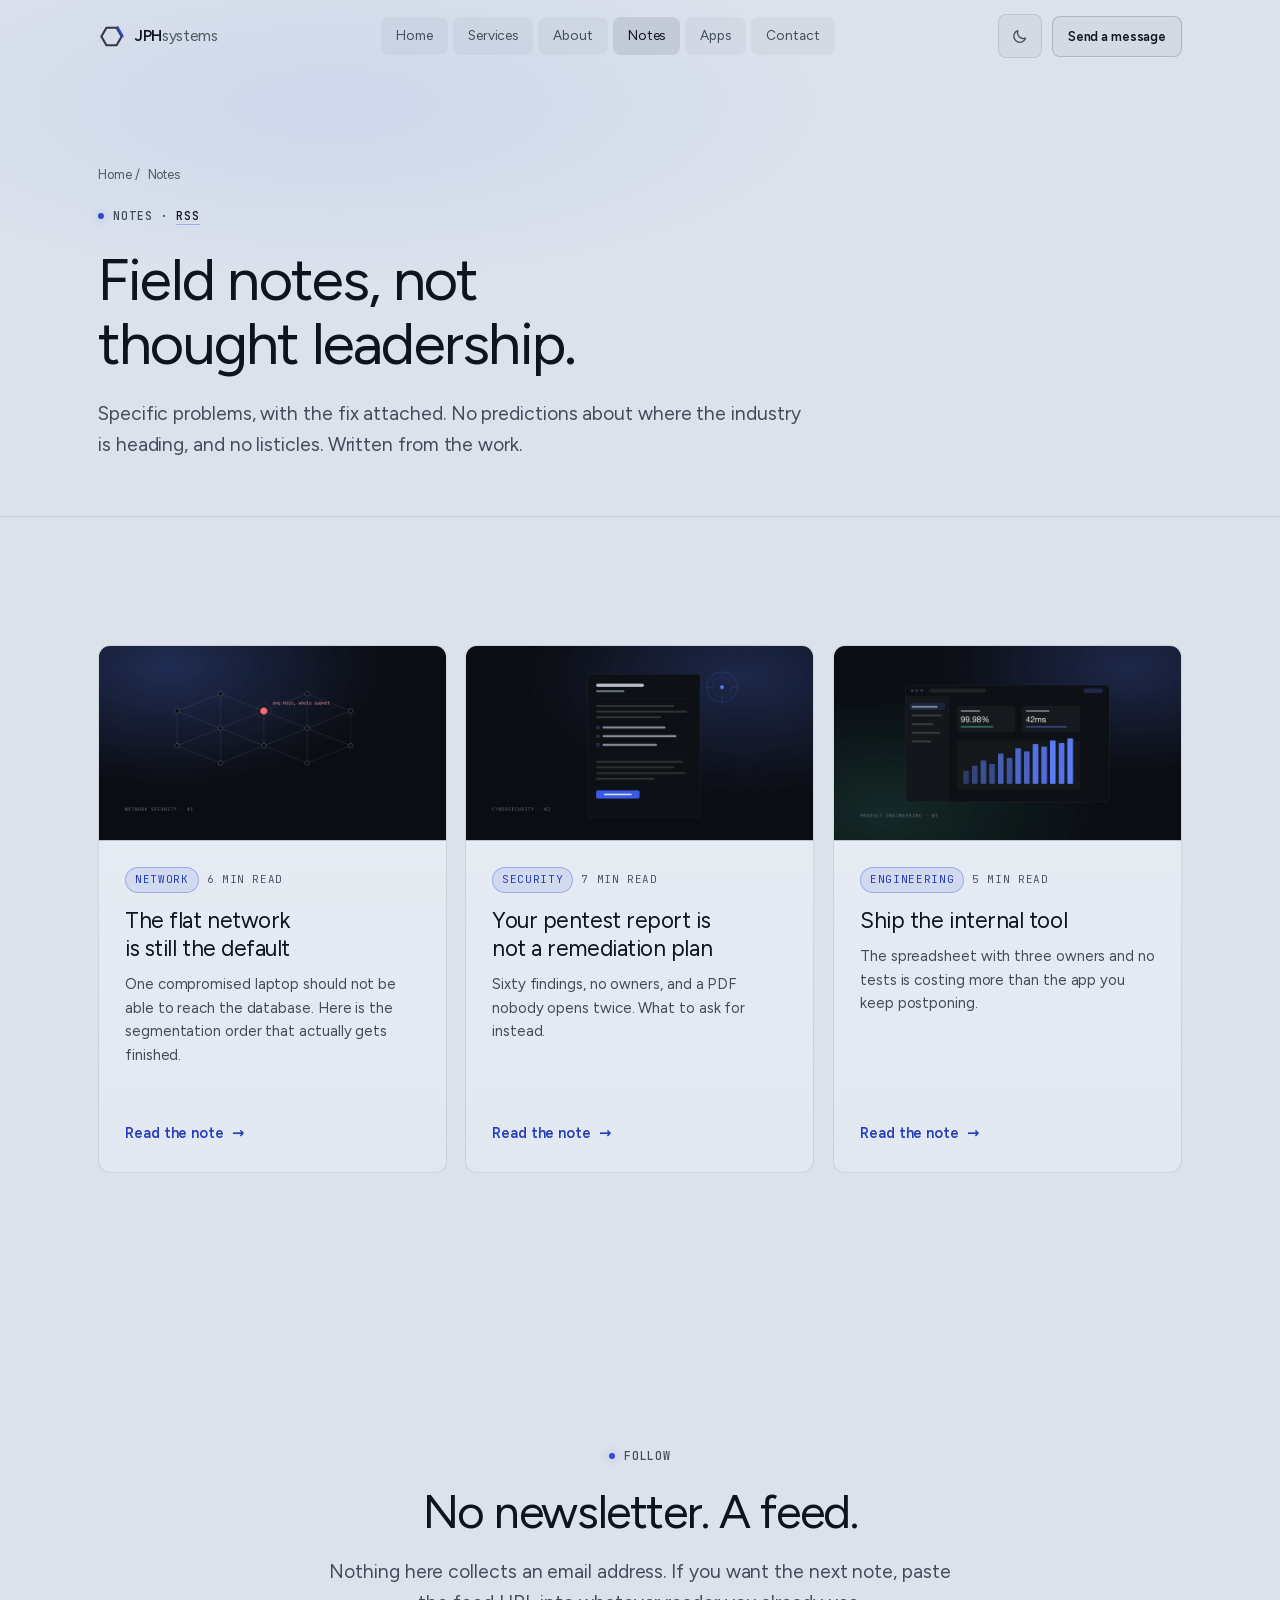
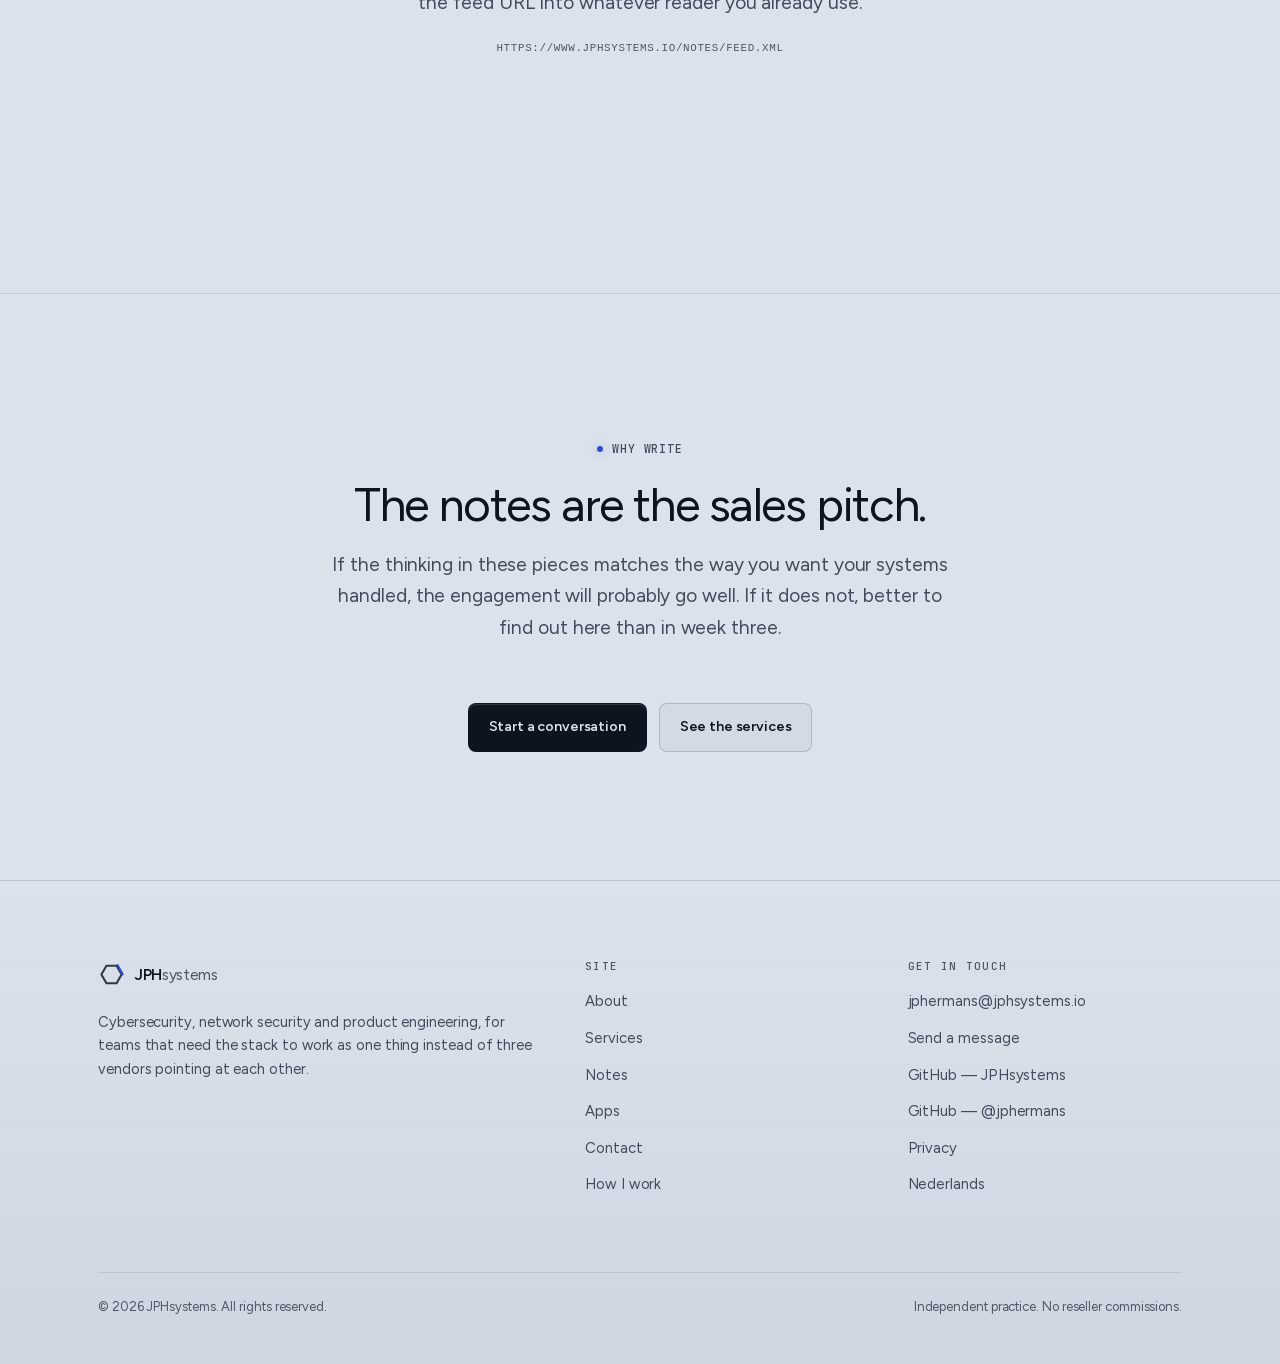
<file: notes/index.html>
<!DOCTYPE html>
<html lang="en-GB">
<head>
<meta charset="utf-8">
<meta name="viewport" content="width=device-width, initial-scale=1">

<title>Notes — JPHsystems</title>
<meta name="description" content="Field notes on network segmentation, security remediation and internal tools. Specific problems, with the fix attached.">
<link rel="canonical" href="https://www.jphsystems.io/notes/">
<link rel="alternate" type="application/rss+xml" title="JPHsystems — field notes" href="../notes/feed.xml">
<meta name="robots" content="index, follow, max-image-preview:large">
<meta name="author" content="JPHsystems">
<meta name="theme-color" content="#11171f">
<meta http-equiv="Content-Security-Policy" content="default-src 'self'; img-src 'self' data:; style-src 'self' 'unsafe-inline'; script-src 'self' 'sha256-5jT9jNBB+W4+XhbfRhJ+qqTr2JsvHyiT7T9K+RQsO2s='; font-src 'self'; connect-src 'self'; form-action 'self' mailto:; base-uri 'self'; object-src 'none'; upgrade-insecure-requests">
<meta name="referrer" content="strict-origin-when-cross-origin">

<!-- Open Graph -->
<meta property="og:type" content="website">
<meta property="og:site_name" content="JPHsystems">
<meta property="og:title" content="Notes — field notes on security, networks and software">
<meta property="og:description" content="Specific problems, with the fix attached. Written from the work.">
<meta property="og:url" content="https://www.jphsystems.io/notes/">
<meta property="og:image" content="https://www.jphsystems.io/assets/img/og-default.png">
<meta property="og:image:width" content="1200">
<meta property="og:image:height" content="630">
<meta property="og:image:alt" content="JPHsystems notes.">
<meta property="og:locale" content="en_GB">

<!-- Twitter -->
<meta name="twitter:card" content="summary_large_image">
<meta name="twitter:title" content="Notes — field notes on security, networks and software">
<meta name="twitter:description" content="Specific problems, with the fix attached.">
<meta name="twitter:image" content="https://www.jphsystems.io/assets/img/og-default.png">

<!-- Icons -->
<link rel="icon" href="../assets/img/favicon.ico" sizes="32x32">
<link rel="icon" href="../assets/img/favicon.svg" type="image/svg+xml">
<link rel="apple-touch-icon" href="../assets/img/apple-touch-icon.png">
<link rel="manifest" href="../assets/site.webmanifest">

<!-- Fonts, self-hosted: no third-party request, no external round-trip -->
<link rel="preload" href="../assets/fonts/figtree-latin.woff2" as="font" type="font/woff2" crossorigin>
<link rel="preload" href="../assets/fonts/jetbrains-mono-latin.woff2" as="font" type="font/woff2" crossorigin>
<link rel="stylesheet" href="../assets/css/fonts.css?v=d13bbe71">

<script>
  (function () {
    var root = document.documentElement;
    root.classList.add("js");
    var stored = null;
    try { stored = localStorage.getItem("theme"); } catch (e) { /* storage unavailable */ }
    var theme = stored === "light" || stored === "dark"
      ? stored
      : (window.matchMedia && window.matchMedia("(prefers-color-scheme: light)").matches ? "light" : "dark");
    root.setAttribute("data-theme", theme);
    var meta = document.querySelector('meta[name="theme-color"]');
    meta.setAttribute("content", light ? "#dbe2ec" : "#11171f");
  })();
</script>
<link rel="stylesheet" href="../assets/css/styles.css?v=07cee8ac">

<script src="../assets/js/main.js?v=9b183220" defer></script>
</head>

<body>
<a class="skip-link" href="#main">Skip to content</a>

<header class="site-header">
  <div class="wrap">
    <nav class="nav" aria-label="Primary">
      <a class="brand" href="../" aria-label="JPHsystems — home">
        <svg class="brand-mark" viewBox="0 0 64 64" fill="none" aria-hidden="true" focusable="false">
          <path class="mark-body" d="M44 11.2 20 11.2 8 32 20 52.8 44 52.8 56 32Z" stroke-width="5" stroke-linejoin="round" stroke-linecap="round"/>
          <path class="mark-seam" d="M46.6 9.9 58.6 31.2" stroke-width="5" stroke-linecap="round"/>
        </svg>
        <span class="brand-name">JPH<span>systems</span></span>
      </a>

      <ul class="nav-links">
        <li><a href="../">Home</a></li>
        <li><a href="../services">Services</a></li>
        <li><a href="../about">About</a></li>
        <li><a href="./" aria-current="page">Notes</a></li>
        <li><a href="../apps/">Apps</a></li>
        <li><a href="../contact">Contact</a></li>
      </ul>

      <div class="nav-end">
        <button class="theme-toggle" type="button" data-theme-toggle aria-label="Switch to light theme" aria-pressed="false">
          <svg class="theme-icon theme-icon--sun" viewBox="0 0 24 24" fill="none" stroke="currentColor" stroke-width="1.8" stroke-linecap="round" aria-hidden="true" focusable="false">
            <circle cx="12" cy="12" r="3.6"/>
            <path d="M12 2.4v2.2M12 19.4v2.2M4.4 12h2.2M17.4 12h2.2M6 6l1.6 1.6M16.4 16.4l1.6 1.6M18 6l-1.6 1.6M9.6 16.4l-1.6 1.6"/>
          </svg>
          <svg class="theme-icon theme-icon--moon" viewBox="0 0 24 24" fill="none" stroke="currentColor" stroke-width="1.8" stroke-linecap="round" stroke-linejoin="round" aria-hidden="true" focusable="false">
            <path d="M20.6 14.3A8.4 8.4 0 0 1 9.7 3.6a8.5 8.5 0 1 0 10.9 10.7Z"/>
          </svg>
        </button>

        <a class="btn btn--ghost btn--sm" href="../contact#enquiry">Send a message</a>
        <button class="nav-toggle" type="button" aria-expanded="false" aria-controls="mobile-menu" aria-label="Toggle navigation">
          <span></span><span></span><span></span>
        </button>
      </div>
    </nav>
  </div>

  <div class="mobile-menu" id="mobile-menu">
    <div class="wrap" style="padding-inline:0">
      <a href="../">Home</a>
      <a href="../services">Services</a>
      <a href="../about">About</a>
      <a href="./" aria-current="page">Notes</a>
      <a href="../apps/">Apps</a>
      <a href="../contact">Contact</a>
      <a class="btn btn--primary" href="../contact#enquiry">Send a message</a>
    </div>
  </div>
</header>

<main id="main">

  <section class="page-head">
    <div class="wrap">
      <ol class="breadcrumb" aria-label="Breadcrumb">
        <li><a href="../">Home</a></li>
        <li>Notes</li>
      </ol>
      <p class="eyebrow">Notes · <a class="text-link" href="feed.xml">RSS</a></p>
      <h1>Field notes, not thought leadership.</h1>
      <p class="lede">
        Specific problems, with the fix attached. No predictions about where the
        industry is heading, and no listicles. Written from the work.
      </p>
    </div>
  </section>

  <section class="section">
    <div class="wrap">
      <h2 class="visually-hidden">All notes</h2>
      <div class="post-list">
        <a class="card post-card" data-reveal href="flat-network">
          <picture>
            <source srcset="../assets/img/cover-network.webp" type="image/webp">
            <img class="post-cover" src="../assets/img/cover-network.png" alt="" width="1600" height="900" loading="lazy" decoding="async">
          </picture>
          <div class="post-card-body">
            <div class="post-meta"><span class="tag">Network</span><span>6 min read</span></div>
            <h3>The flat network is still the default</h3>
            <p>One compromised laptop should not be able to reach the database. Here is the segmentation order that actually gets finished.</p>
            <span class="arrow-link">Read the note</span>
          </div>
        </a>

        <a class="card post-card" data-delay="1" data-reveal href="pentest-report">
          <picture>
            <source srcset="../assets/img/cover-report.webp" type="image/webp">
            <img class="post-cover" src="../assets/img/cover-report.png" alt="" width="1600" height="900" loading="lazy" decoding="async">
          </picture>
          <div class="post-card-body">
            <div class="post-meta"><span class="tag">Security</span><span>7 min read</span></div>
            <h3>Your pentest report is not a remediation plan</h3>
            <p>Sixty findings, no owners, and a PDF nobody opens twice. What to ask for instead.</p>
            <span class="arrow-link">Read the note</span>
          </div>
        </a>

        <a class="card post-card" data-delay="2" data-reveal href="ship-the-internal-tool">
          <picture>
            <source srcset="../assets/img/cover-app.webp" type="image/webp">
            <img class="post-cover" src="../assets/img/cover-app.png" alt="" width="1600" height="900" loading="lazy" decoding="async">
          </picture>
          <div class="post-card-body">
            <div class="post-meta"><span class="tag">Engineering</span><span>5 min read</span></div>
            <h3>Ship the internal tool</h3>
            <p>The spreadsheet with three owners and no tests is costing more than the app you keep postponing.</p>
            <span class="arrow-link">Read the note</span>
          </div>
        </a>
      </div>
    </div>
  </section>

  <section class="section">
    <div class="wrap wrap--narrow">
      <div class="section-head section-head--center" data-reveal>
        <p class="eyebrow">Follow</p>
        <h2>No newsletter. A feed.</h2>
        <p class="lede">
          Nothing here collects an email address. If you want the next note, paste the
          feed URL into whatever reader you already use.
        </p>
        <p class="post-meta" style="justify-content:center; margin-top:18px">
          <code>https://www.jphsystems.io/notes/feed.xml</code>
        </p>
      </div>
      <div class="btn-row" style="justify-content:center" data-reveal>
        <a class="btn btn--ghost" href="feed.xml">Open the feed</a>
      </div>
    </div>
  </section>

  <section class="section section--edge">
    <div class="wrap wrap--narrow">
      <div class="section-head section-head--center" data-reveal>
        <p class="eyebrow">Why Write</p>
        <h2>The notes are the sales pitch.</h2>
        <p class="lede">
          If the thinking in these pieces matches the way you want your systems
          handled, the engagement will probably go well. If it does not, better to find
          out here than in week three.
        </p>
      </div>
      <div class="btn-row" style="justify-content:center" data-reveal>
        <a class="btn btn--primary" href="../contact">Start a conversation</a>
        <a class="btn btn--ghost" href="../services">See the services</a>
      </div>
    </div>
  </section>

</main>

<footer class="site-footer">
  <div class="wrap">
    <div class="footer-grid">
      <div class="footer-about">
        <a class="brand" href="../">
          <svg class="brand-mark" viewBox="0 0 64 64" fill="none" aria-hidden="true" focusable="false">
            <path class="mark-body" d="M44 11.2 20 11.2 8 32 20 52.8 44 52.8 56 32Z" stroke-width="5" stroke-linejoin="round" stroke-linecap="round"/>
            <path class="mark-seam" d="M46.6 9.9 58.6 31.2" stroke-width="5" stroke-linecap="round"/>
          </svg>
          <span class="brand-name">JPH<span>systems</span></span>
        </a>
        <p>
          Cybersecurity, network security and product engineering, for teams that need
          the stack to work as one thing instead of three vendors pointing at each
          other.
        </p>
      </div>

      <div class="footer-col">
        <h2>Site</h2>
        <ul>
          <li><a href="../about">About</a></li>
          <li><a href="../services">Services</a></li>
          <li><a href="./">Notes</a></li>
          <li><a href="../apps/">Apps</a></li>
          <li><a href="../contact">Contact</a></li>
          <li><a href="../about#principles">How I work</a></li>
        </ul>
      </div>

      <div class="footer-col">
        <h2>Get in touch</h2>
        <ul>
          <li><a href="mailto:jphermans@jphsystems.io">jphermans@jphsystems.io</a></li>
          <li><a href="../contact#enquiry">Send a message</a></li>
          <li><a href="https://github.com/JPHsystems-io" rel="me noopener" target="_blank">GitHub &mdash; JPHsystems</a></li>
          <li><a href="https://github.com/jphermans" rel="me noopener" target="_blank">GitHub &mdash; @jphermans</a></li>
          <li><a href="../privacy">Privacy</a></li>
          <li><a href="../nl/" hreflang="nl" lang="nl">Nederlands</a></li>
        </ul>
      </div>
    </div>

    <div class="footer-bottom">
      <p>&copy; <span data-year>2026</span> JPHsystems. All rights reserved.</p>
      <p>Independent practice. No reseller commissions.</p>
    </div>
  </div>
</footer>

</body>
</html>
</file>
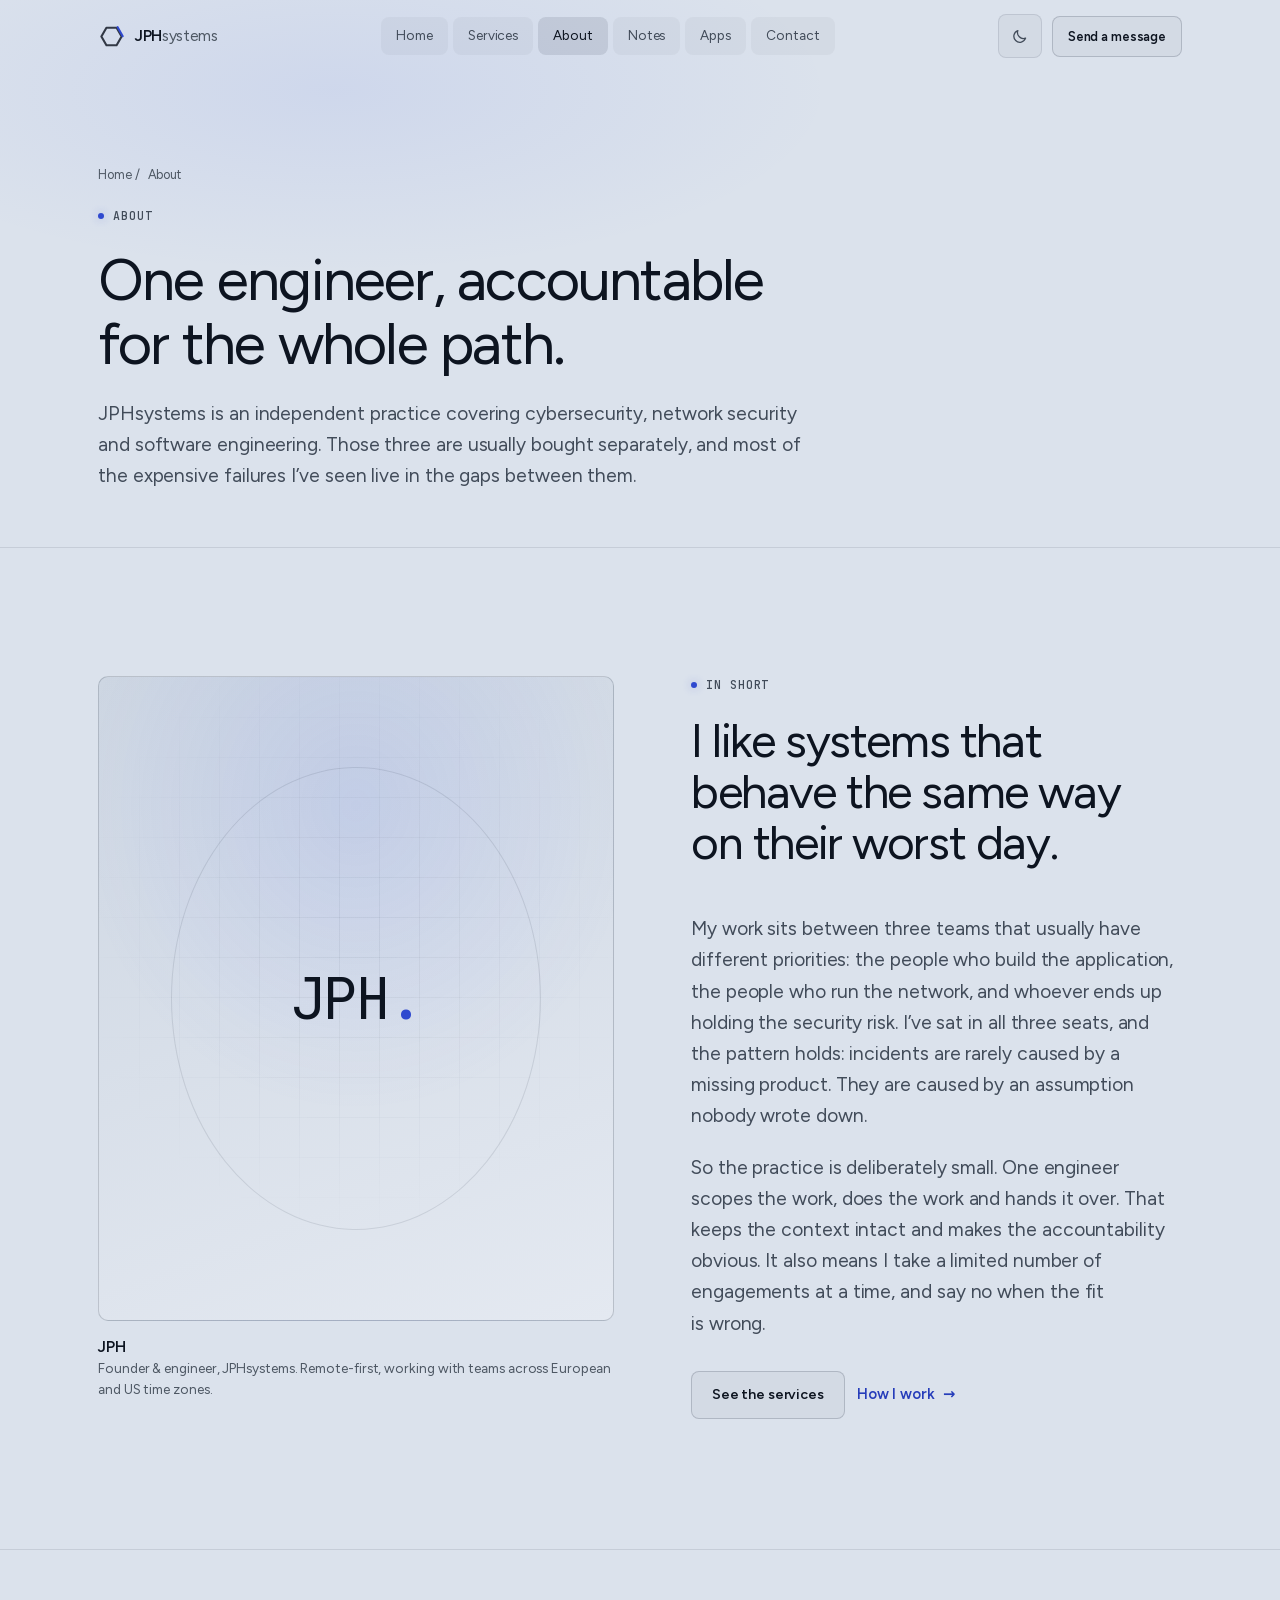
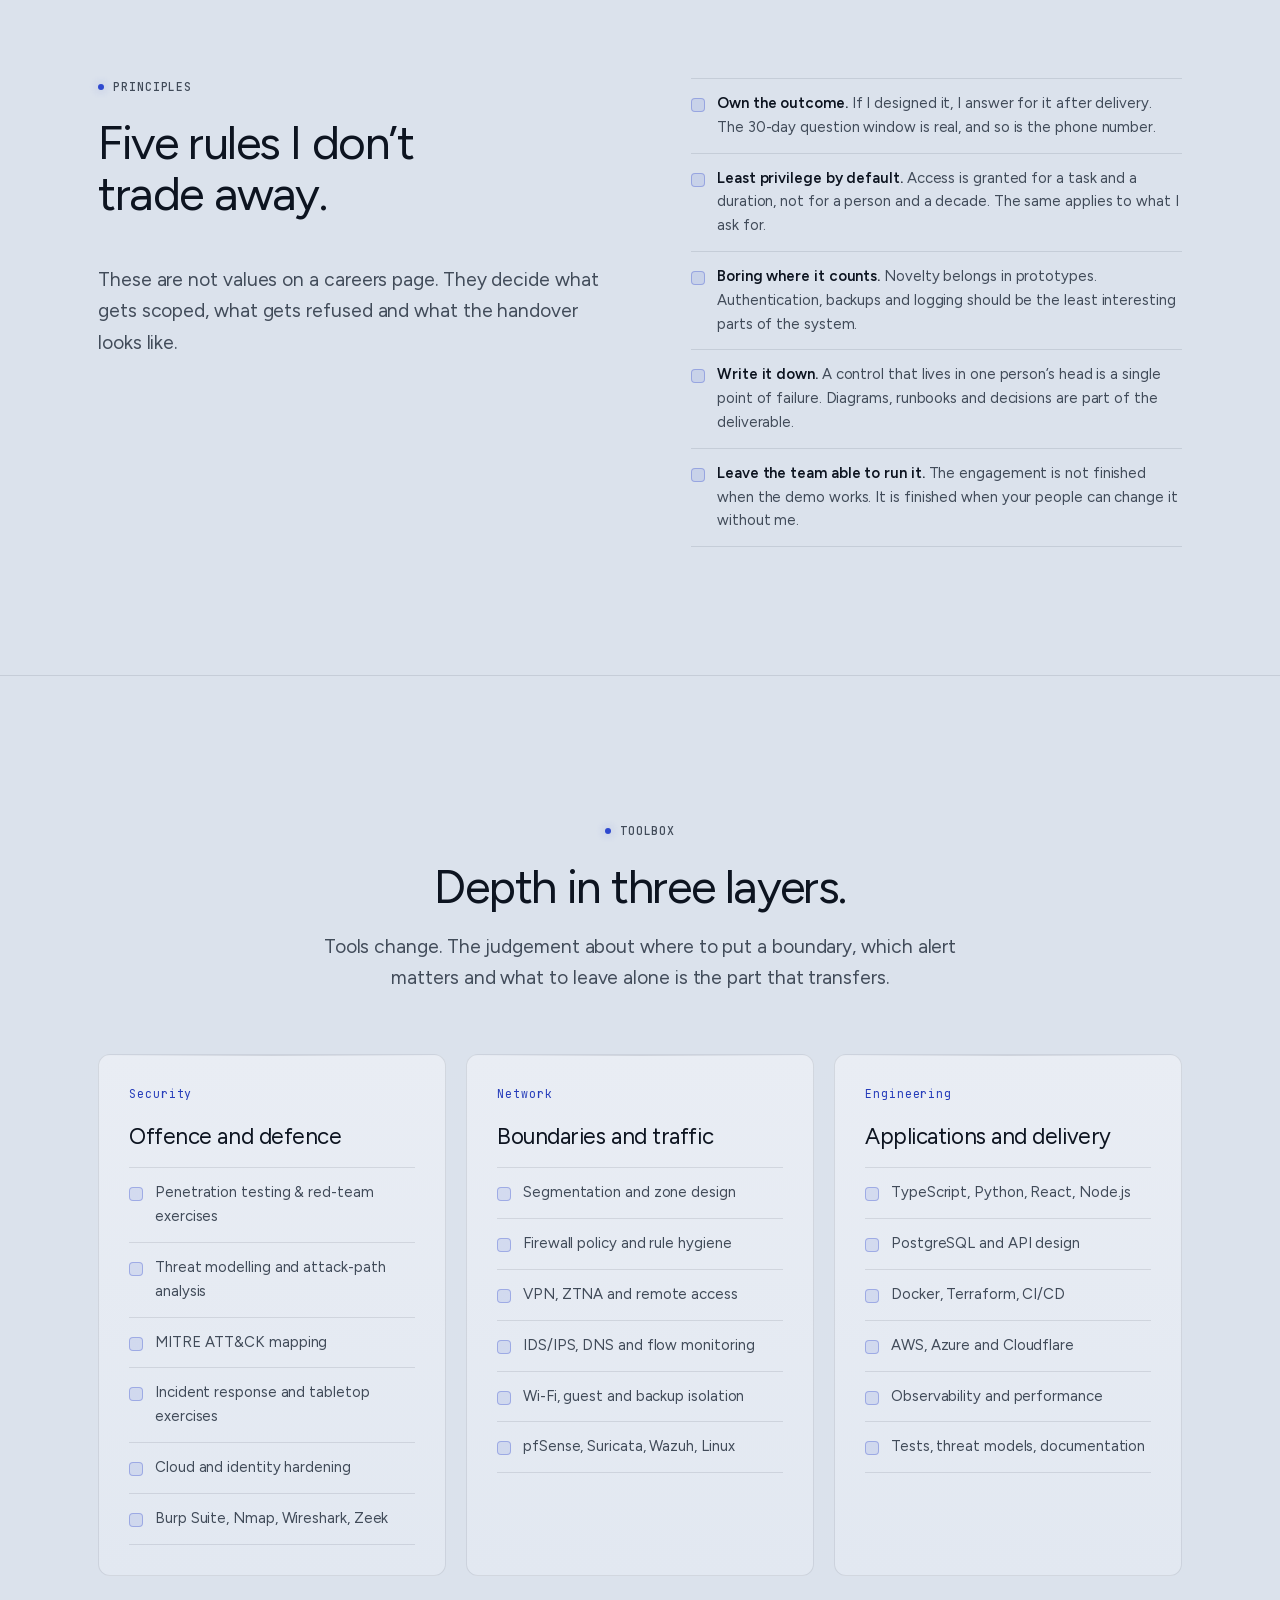
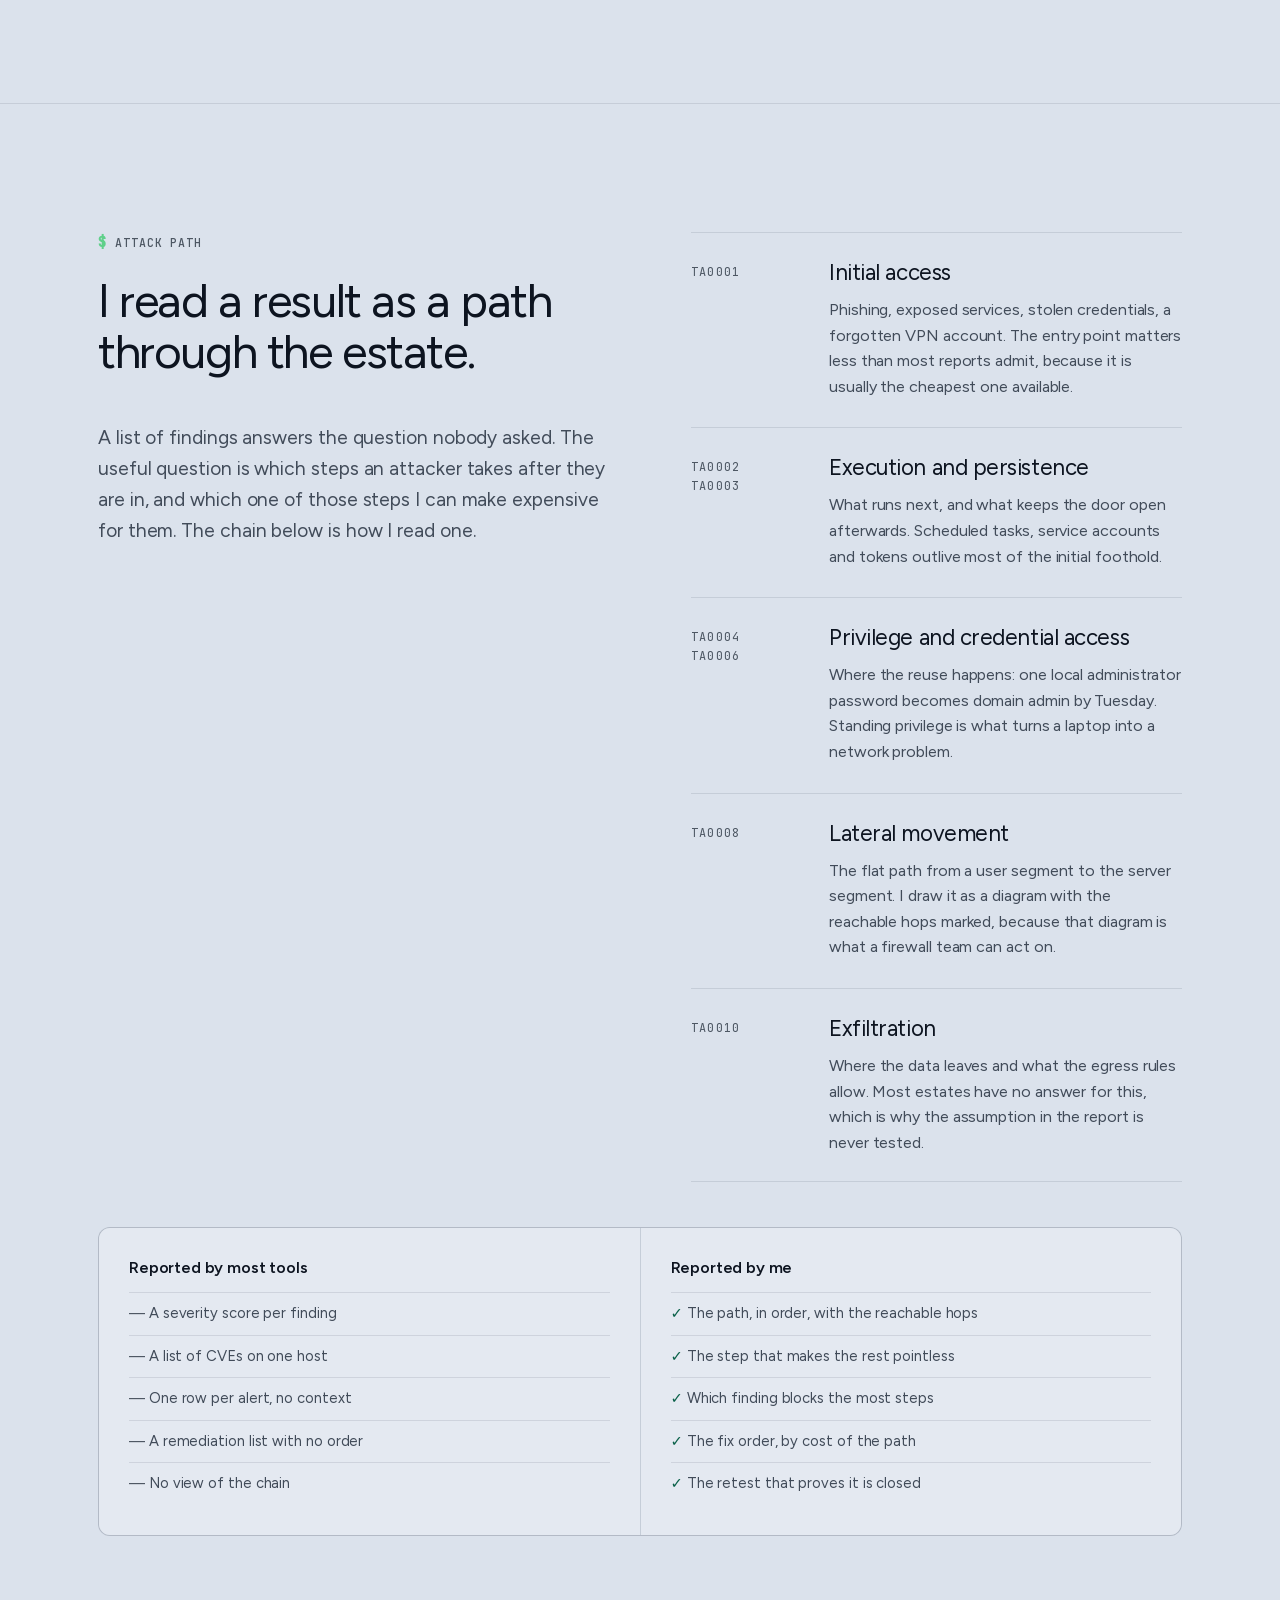
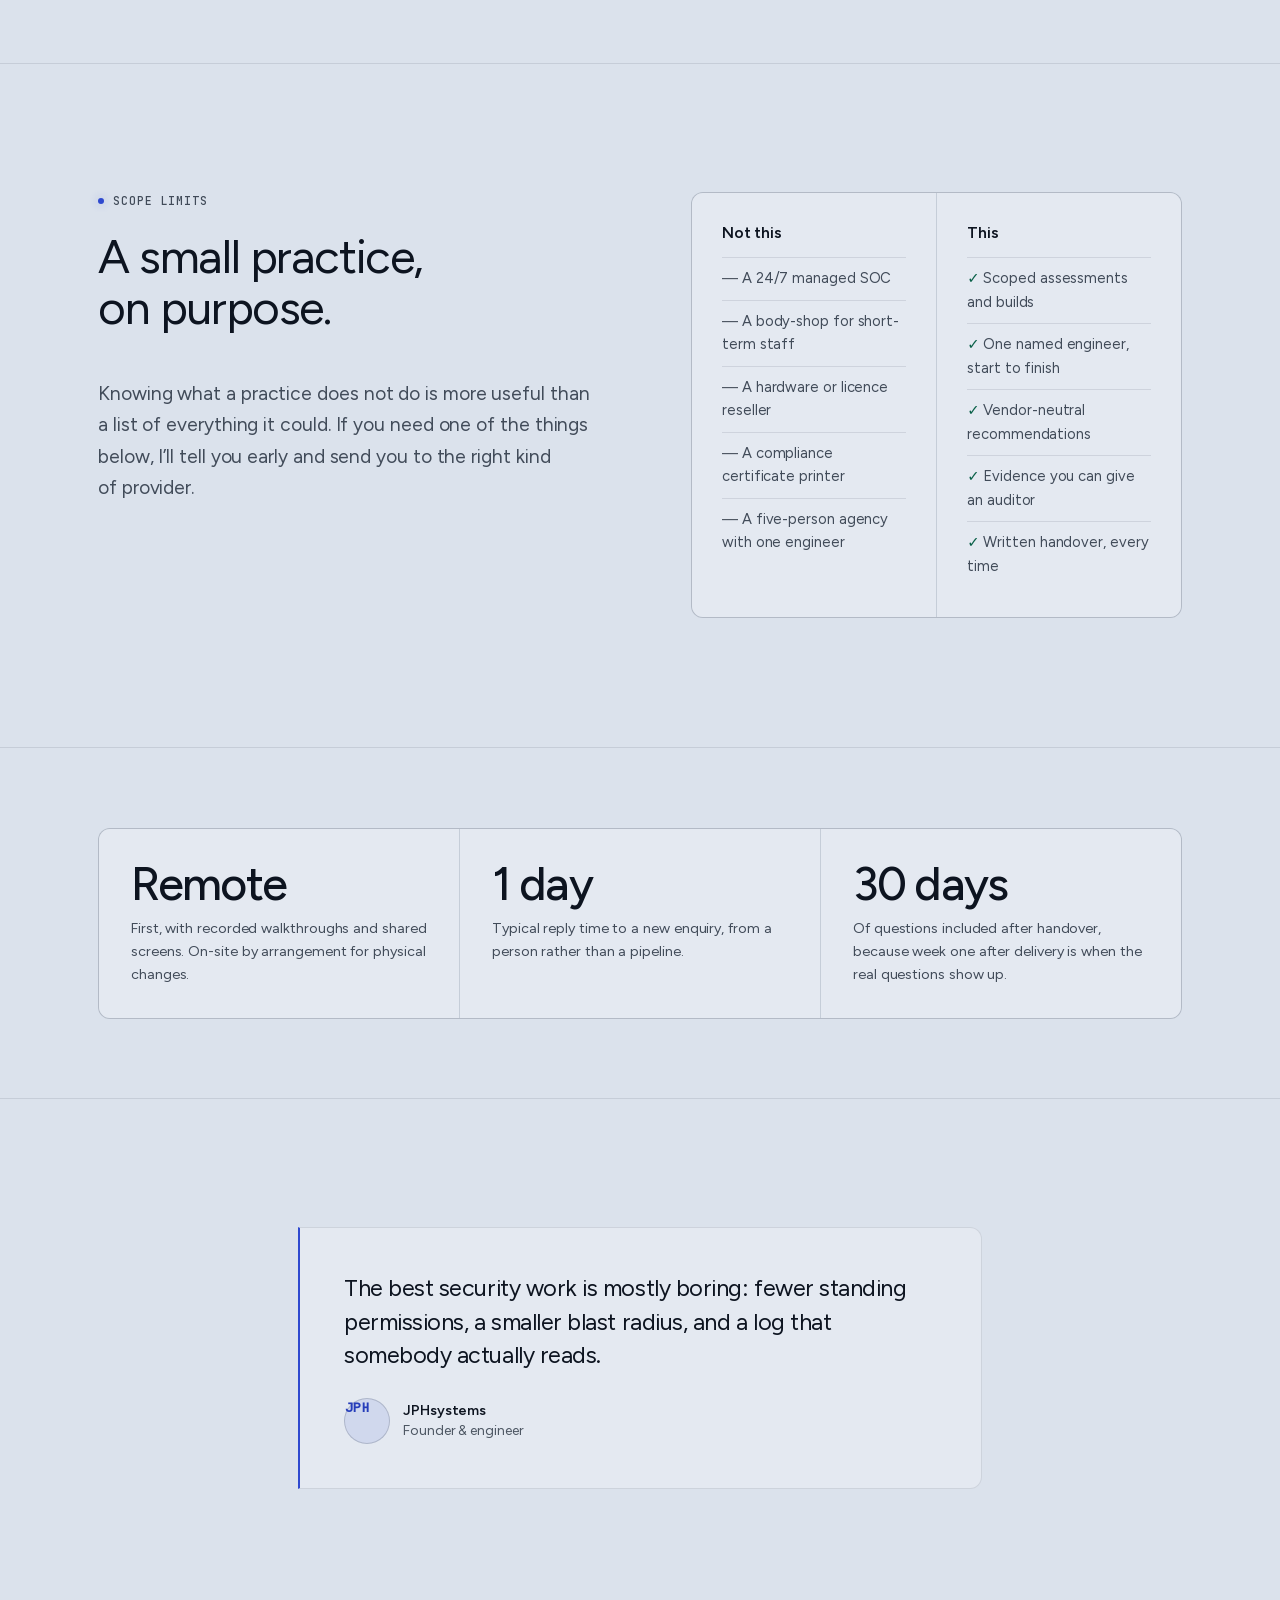
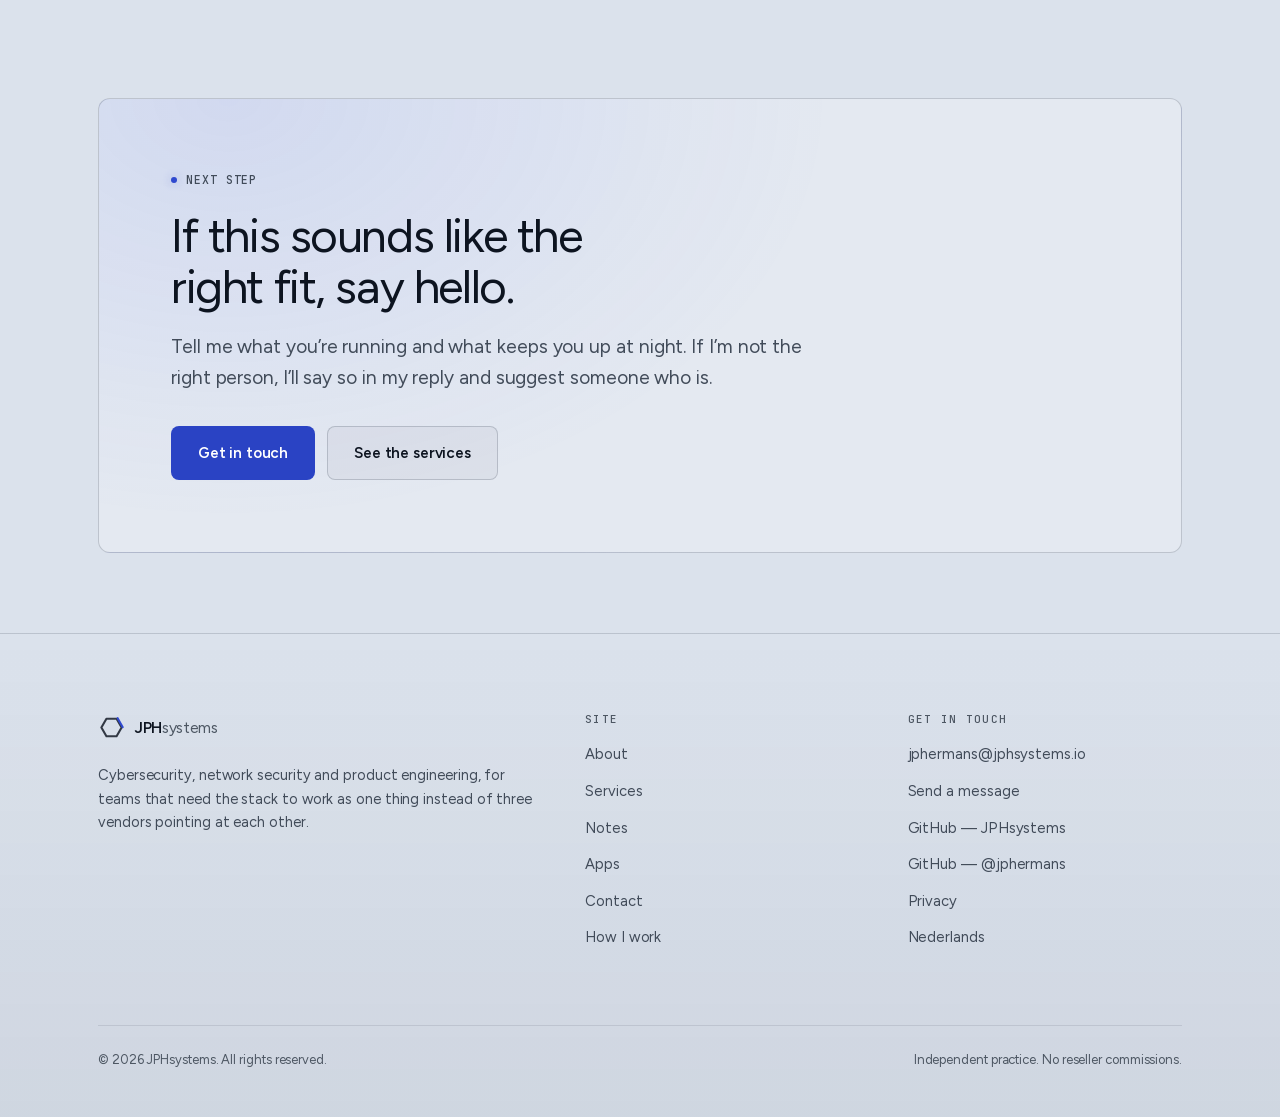
<file: about.html>
<!DOCTYPE html>
<html lang="en-GB">
<head>
<meta charset="utf-8">
<meta name="viewport" content="width=device-width, initial-scale=1">

<title>About — JPHsystems</title>
<meta name="description" content="JPHsystems is an independent cybersecurity, network security and software engineering practice. One engineer, fixed scope, written handover.">
<link rel="canonical" href="https://www.jphsystems.io/about">
<link rel="alternate" type="application/rss+xml" title="JPHsystems — field notes" href="notes/feed.xml">
<meta name="robots" content="index, follow, max-image-preview:large">
<meta name="author" content="JPHsystems">
<meta name="theme-color" content="#11171f">
<meta http-equiv="Content-Security-Policy" content="default-src 'self'; img-src 'self' data:; style-src 'self' 'unsafe-inline'; script-src 'self' 'sha256-5jT9jNBB+W4+XhbfRhJ+qqTr2JsvHyiT7T9K+RQsO2s='; font-src 'self'; connect-src 'self'; form-action 'self' mailto:; base-uri 'self'; object-src 'none'; upgrade-insecure-requests">
<meta name="referrer" content="strict-origin-when-cross-origin">

<!-- Open Graph -->
<meta property="og:type" content="website">
<meta property="og:site_name" content="JPHsystems">
<meta property="og:title" content="About JPHsystems — one engineer, accountable for the whole path">
<meta property="og:description" content="Security, network and software are usually sold separately. The failures live in the seams. This practice makes the seams somebody's job.">
<meta property="og:url" content="https://www.jphsystems.io/about">
<meta property="og:image" content="https://www.jphsystems.io/assets/img/og-default.png">
<meta property="og:image:width" content="1200">
<meta property="og:image:height" content="630">
<meta property="og:image:alt" content="JPHsystems — security engineering for networks you actually run.">
<meta property="og:locale" content="en_GB">

<!-- Twitter -->
<meta name="twitter:card" content="summary_large_image">
<meta name="twitter:title" content="About JPHsystems — one engineer, accountable for the whole path">
<meta name="twitter:description" content="Security, network and software are usually sold separately. The failures live in the seams.">
<meta name="twitter:image" content="https://www.jphsystems.io/assets/img/og-default.png">

<!-- Icons -->
<link rel="icon" href="assets/img/favicon.ico" sizes="32x32">
<link rel="icon" href="assets/img/favicon.svg" type="image/svg+xml">
<link rel="apple-touch-icon" href="assets/img/apple-touch-icon.png">
<link rel="manifest" href="assets/site.webmanifest">

<!-- Fonts, self-hosted: no third-party request, no external round-trip -->
<link rel="preload" href="assets/fonts/figtree-latin.woff2" as="font" type="font/woff2" crossorigin>
<link rel="preload" href="assets/fonts/jetbrains-mono-latin.woff2" as="font" type="font/woff2" crossorigin>
<link rel="stylesheet" href="assets/css/fonts.css?v=d13bbe71">

<script>
  (function () {
    var root = document.documentElement;
    root.classList.add("js");
    var stored = null;
    try { stored = localStorage.getItem("theme"); } catch (e) { /* storage unavailable */ }
    var theme = stored === "light" || stored === "dark"
      ? stored
      : (window.matchMedia && window.matchMedia("(prefers-color-scheme: light)").matches ? "light" : "dark");
    root.setAttribute("data-theme", theme);
    var meta = document.querySelector('meta[name="theme-color"]');
    meta.setAttribute("content", light ? "#dbe2ec" : "#11171f");
  })();
</script>
<link rel="stylesheet" href="assets/css/styles.css?v=07cee8ac">

<script type="application/ld+json">
{
  "@context": "https://schema.org",
  "@type": "AboutPage",
  "url": "https://www.jphsystems.io/about",
  "name": "About JPHsystems",
  "mainEntity": {
    "@type": "Person",
    "name": "Jean-Pierre Hermans",
    "alternateName": "JPH",
    "url": "https://www.jphsystems.io/about",
    "sameAs": [
      "https://github.com/jphermans",
      "https://github.com/JPHsystems-io"
    ],
    "jobTitle": "Cybersecurity, Network & Software Engineer",
    "description": "Independent engineer working across cybersecurity, network security and application development.",
    "worksFor": {
      "@type": "ProfessionalService",
      "name": "JPHsystems",
      "url": "https://www.jphsystems.io/"
    },
    "knowsAbout": [
      "Penetration testing",
      "Network segmentation",
      "Firewall policy",
      "Incident response",
      "Cloud security",
      "Application security",
      "TypeScript",
      "Python",
      "Terraform"
    ]
  }
}
</script>

<script src="assets/js/main.js?v=9b183220" defer></script>
</head>

<body>
<a class="skip-link" href="#main">Skip to content</a>

<header class="site-header">
  <div class="wrap">
    <nav class="nav" aria-label="Primary">
      <a class="brand" href="./" aria-label="JPHsystems — home">
        <svg class="brand-mark" viewBox="0 0 64 64" fill="none" aria-hidden="true" focusable="false">
          <path class="mark-body" d="M44 11.2 20 11.2 8 32 20 52.8 44 52.8 56 32Z" stroke-width="5" stroke-linejoin="round" stroke-linecap="round"/>
          <path class="mark-seam" d="M46.6 9.9 58.6 31.2" stroke-width="5" stroke-linecap="round"/>
        </svg>
        <span class="brand-name">JPH<span>systems</span></span>
      </a>

      <ul class="nav-links">
        <li><a href="./">Home</a></li>
        <li><a href="services">Services</a></li>
        <li><a href="about" aria-current="page">About</a></li>
        <li><a href="notes/">Notes</a></li>
        <li><a href="apps/">Apps</a></li>
        <li><a href="contact">Contact</a></li>
      </ul>

      <div class="nav-end">
        <button class="theme-toggle" type="button" data-theme-toggle aria-label="Switch to light theme" aria-pressed="false">
          <svg class="theme-icon theme-icon--sun" viewBox="0 0 24 24" fill="none" stroke="currentColor" stroke-width="1.8" stroke-linecap="round" aria-hidden="true" focusable="false">
            <circle cx="12" cy="12" r="3.6"/>
            <path d="M12 2.4v2.2M12 19.4v2.2M4.4 12h2.2M17.4 12h2.2M6 6l1.6 1.6M16.4 16.4l1.6 1.6M18 6l-1.6 1.6M9.6 16.4l-1.6 1.6"/>
          </svg>
          <svg class="theme-icon theme-icon--moon" viewBox="0 0 24 24" fill="none" stroke="currentColor" stroke-width="1.8" stroke-linecap="round" stroke-linejoin="round" aria-hidden="true" focusable="false">
            <path d="M20.6 14.3A8.4 8.4 0 0 1 9.7 3.6a8.5 8.5 0 1 0 10.9 10.7Z"/>
          </svg>
        </button>

        <a class="btn btn--ghost btn--sm" href="contact#enquiry">Send a message</a>
        <button class="nav-toggle" type="button" aria-expanded="false" aria-controls="mobile-menu" aria-label="Toggle navigation">
          <span></span><span></span><span></span>
        </button>
      </div>
    </nav>
  </div>

  <div class="mobile-menu" id="mobile-menu">
    <div class="wrap" style="padding-inline:0">
      <a href="./">Home</a>
      <a href="services">Services</a>
      <a href="about" aria-current="page">About</a>
      <a href="notes/">Notes</a>
      <a href="apps/">Apps</a>
      <a href="contact">Contact</a>
      <a class="btn btn--primary" href="contact#enquiry">Send a message</a>
    </div>
  </div>
</header>

<main id="main">

  <section class="page-head">
    <div class="wrap">
      <ol class="breadcrumb" aria-label="Breadcrumb">
        <li><a href="./">Home</a></li>
        <li>About</li>
      </ol>
      <p class="eyebrow">About</p>
      <h1>One engineer, accountable for the whole path.</h1>
      <p class="lede">
        JPHsystems is an independent practice covering cybersecurity, network security
        and software engineering. Those three are usually bought separately, and most of
        the expensive failures I&rsquo;ve seen live in the gaps between them.
      </p>
    </div>
  </section>

  <section class="section">
    <div class="wrap">
      <div class="grid grid--split">
        <figure class="portrait-figure" data-reveal>
          <div class="portrait" role="img" aria-label="JPHsystems monogram">
            <span class="ring" aria-hidden="true"></span>
            <span class="monogram" aria-hidden="true">JPH<span>.</span></span>
          </div>
          <figcaption>
            <strong>JPH</strong>
            Founder &amp; engineer, JPHsystems. Remote-first, working with teams across
            European and US time zones.
          </figcaption>
        </figure>

        <div data-reveal data-delay="1">
          <p class="eyebrow">In short</p>
          <h2>I like systems that behave the same way on their worst day.</h2>
          <p class="lede mt-l">
            My work sits between three teams that usually have different priorities: the
            people who build the application, the people who run the network, and whoever ends
            up holding the security risk. I&rsquo;ve sat in all three seats, and the pattern holds:
            incidents are rarely caused by a missing product. They are caused by an assumption
            nobody wrote down.
          </p>
          <p class="lede">
            So the practice is deliberately small. One engineer scopes the work, does
            the work and hands it over. That keeps the context intact and makes the
            accountability obvious. It also means I take a limited number of engagements
            at a time, and say no when the fit is wrong.
          </p>
          <div class="btn-row">
            <a class="btn btn--ghost" href="services">See the services</a>
            <a class="arrow-link" href="#principles">How I work</a>
          </div>
        </div>
      </div>
    </div>
  </section>

  <section class="section section--edge" id="principles">
    <div class="wrap">
      <div class="grid grid--split">
        <div data-reveal>
          <p class="eyebrow">Principles</p>
          <h2>Five rules I don&rsquo;t trade away.</h2>
          <p class="lede mt-l">
            These are not values on a careers page. They decide what gets scoped, what gets
            refused and what the handover looks like.
          </p>
        </div>

        <ul class="spec-list" data-reveal data-delay="1" style="margin-top:0">
          <li><span><strong>Own the outcome.</strong> If I designed it, I answer for it after delivery. The 30-day question window is real, and so is the phone number.</span></li>
          <li><span><strong>Least privilege by default.</strong> Access is granted for a task and a duration, not for a person and a decade. The same applies to what I ask for.</span></li>
          <li><span><strong>Boring where it counts.</strong> Novelty belongs in prototypes. Authentication, backups and logging should be the least interesting parts of the system.</span></li>
          <li><span><strong>Write it down.</strong> A control that lives in one person&rsquo;s head is a single point of failure. Diagrams, runbooks and decisions are part of the deliverable.</span></li>
          <li><span><strong>Leave the team able to run it.</strong> The engagement is not finished when the demo works. It is finished when your people can change it without me.</span></li>
        </ul>
      </div>
    </div>
  </section>

  <section class="section section--edge">
    <div class="wrap">
      <div class="section-head section-head--center" data-reveal>
        <p class="eyebrow">Toolbox</p>
        <h2>Depth in three layers.</h2>
        <p class="lede">
          Tools change. The judgement about where to put a boundary, which alert matters
          and what to leave alone is the part that transfers.
        </p>
      </div>

      <div class="grid grid--3">
        <div class="card" data-reveal>
          <span class="card-index">Security</span>
          <h3>Offence and defence</h3>
          <ul class="spec-list" style="margin-top:4px">
            <li>Penetration testing &amp; red-team exercises</li>
            <li>Threat modelling and attack-path analysis</li>
            <li>MITRE ATT&amp;CK mapping</li>
            <li>Incident response and tabletop exercises</li>
            <li>Cloud and identity hardening</li>
            <li>Burp Suite, Nmap, Wireshark, Zeek</li>
          </ul>
        </div>

        <div class="card" data-reveal data-delay="1">
          <span class="card-index">Network</span>
          <h3>Boundaries and traffic</h3>
          <ul class="spec-list" style="margin-top:4px">
            <li>Segmentation and zone design</li>
            <li>Firewall policy and rule hygiene</li>
            <li>VPN, ZTNA and remote access</li>
            <li>IDS/IPS, DNS and flow monitoring</li>
            <li>Wi-Fi, guest and backup isolation</li>
            <li>pfSense, Suricata, Wazuh, Linux</li>
          </ul>
        </div>

        <div class="card" data-reveal data-delay="2">
          <span class="card-index">Engineering</span>
          <h3>Applications and delivery</h3>
          <ul class="spec-list" style="margin-top:4px">
            <li>TypeScript, Python, React, Node.js</li>
            <li>PostgreSQL and API design</li>
            <li>Docker, Terraform, CI/CD</li>
            <li>AWS, Azure and Cloudflare</li>
            <li>Observability and performance</li>
            <li>Tests, threat models, documentation</li>
          </ul>
        </div>
      </div>
    </div>
  </section>

  <section class="section section--edge" id="attack-path">
    <div class="wrap">
      <div class="grid grid--split">
        <div data-reveal>
          <p class="eyebrow eyebrow--cmd">Attack path</p>
          <h2>I read a result as a path through the estate.</h2>
          <p class="lede mt-l">
            A list of findings answers the question nobody asked. The useful question is
            which steps an attacker takes after they are in, and which one of those steps
            I can make expensive for them. The chain below is how I read one.
          </p>
        </div>

        <ol class="steps" data-reveal data-delay="1" style="margin-top:0">
          <li class="step">
            <span class="step-num">TA0001</span>
            <div>
              <h3>Initial access</h3>
              <p>Phishing, exposed services, stolen credentials, a forgotten VPN account. The entry point matters less than most reports admit, because it is usually the cheapest one available.</p>
            </div>
          </li>
          <li class="step">
            <span class="step-num">TA0002<br>TA0003</span>
            <div>
              <h3>Execution and persistence</h3>
              <p>What runs next, and what keeps the door open afterwards. Scheduled tasks, service accounts and tokens outlive most of the initial foothold.</p>
            </div>
          </li>
          <li class="step">
            <span class="step-num">TA0004<br>TA0006</span>
            <div>
              <h3>Privilege and credential access</h3>
              <p>Where the reuse happens: one local administrator password becomes domain admin by Tuesday. Standing privilege is what turns a laptop into a network problem.</p>
            </div>
          </li>
          <li class="step">
            <span class="step-num">TA0008</span>
            <div>
              <h3>Lateral movement</h3>
              <p>The flat path from a user segment to the server segment. I draw it as a diagram with the reachable hops marked, because that diagram is what a firewall team can act on.</p>
            </div>
          </li>
          <li class="step">
            <span class="step-num">TA0010</span>
            <div>
              <h3>Exfiltration</h3>
              <p>Where the data leaves and what the egress rules allow. Most estates have no answer for this, which is why the assumption in the report is never tested.</p>
            </div>
          </li>
        </ol>
      </div>

      <div class="compare" data-reveal style="margin-top:44px">
        <div>
          <h3>Reported by most tools</h3>
          <ul>
            <li>A severity score per finding</li>
            <li>A list of CVEs on one host</li>
            <li>One row per alert, no context</li>
            <li>A remediation list with no order</li>
            <li>No view of the chain</li>
          </ul>
        </div>
        <div class="good">
          <h3>Reported by me</h3>
          <ul>
            <li>The path, in order, with the reachable hops</li>
            <li>The step that makes the rest pointless</li>
            <li>Which finding blocks the most steps</li>
            <li>The fix order, by cost of the path</li>
            <li>The retest that proves it is closed</li>
          </ul>
        </div>
      </div>
    </div>
  </section>

  <section class="section section--edge">
    <div class="wrap">
      <div class="grid grid--split">
        <div data-reveal>
          <p class="eyebrow">Scope limits</p>
          <h2>A small practice, on purpose.</h2>
          <p class="lede mt-l">
            Knowing what a practice does not do is more useful than a list of everything it
            could. If you need one of the things below, I&rsquo;ll tell you early and send you to
            the right kind of provider.
          </p>
        </div>

        <div class="compare" data-reveal data-delay="1">
          <div>
            <h3>Not this</h3>
            <ul>
              <li>A 24/7 managed SOC</li>
              <li>A body-shop for short-term staff</li>
              <li>A hardware or licence reseller</li>
              <li>A compliance certificate printer</li>
              <li>A five-person agency with one engineer</li>
            </ul>
          </div>
          <div class="good">
            <h3>This</h3>
            <ul>
              <li>Scoped assessments and builds</li>
              <li>One named engineer, start to finish</li>
              <li>Vendor-neutral recommendations</li>
              <li>Evidence you can give an auditor</li>
              <li>Written handover, every time</li>
            </ul>
          </div>
        </div>
      </div>
    </div>
  </section>

  <section class="section section--tight section--edge">
    <div class="wrap">
      <div class="stats" data-reveal>
        <div class="stat">
          <p class="stat-figure">Remote</p>
          <p class="stat-label">First, with recorded walkthroughs and shared screens. On-site by arrangement for physical changes.</p>
        </div>
        <div class="stat">
          <p class="stat-figure">1 day</p>
          <p class="stat-label">Typical reply time to a new enquiry, from a person rather than a pipeline.</p>
        </div>
        <div class="stat">
          <p class="stat-figure">30 days</p>
          <p class="stat-label">Of questions included after handover, because week one after delivery is when
          the real questions show up.
          </p>
        </div>
      </div>
    </div>
  </section>

  <section class="section section--edge">
    <div class="wrap wrap--narrow">
      <blockquote class="quote" data-reveal>
        <p>
        The best security work is mostly boring: fewer standing permissions, a smaller
        blast radius, and a log that somebody actually reads.
      </p>
        <footer class="byline">
          <span class="avatar" aria-hidden="true">JPH</span>
          <span><strong>JPHsystems</strong>Founder &amp; engineer</span>
        </footer>
      </blockquote>
    </div>
  </section>

  <section class="section section--tight">
    <div class="wrap">
      <div class="cta-band" data-reveal>
        <p class="eyebrow">Next Step</p>
        <h2>If this sounds like the right fit, say hello.</h2>
        <p class="lede">
          Tell me what you&rsquo;re running and what keeps you up at night. If I&rsquo;m not
          the right person, I&rsquo;ll say so in my reply and suggest someone who is.
        </p>
        <div class="btn-row">
          <a class="btn btn--accent btn--lg" href="contact">Get in touch</a>
          <a class="btn btn--ghost btn--lg" href="services">See the services</a>
        </div>
      </div>
    </div>
  </section>

</main>

<footer class="site-footer">
  <div class="wrap">
    <div class="footer-grid">
      <div class="footer-about">
        <a class="brand" href="./">
          <svg class="brand-mark" viewBox="0 0 64 64" fill="none" aria-hidden="true" focusable="false">
            <path class="mark-body" d="M44 11.2 20 11.2 8 32 20 52.8 44 52.8 56 32Z" stroke-width="5" stroke-linejoin="round" stroke-linecap="round"/>
            <path class="mark-seam" d="M46.6 9.9 58.6 31.2" stroke-width="5" stroke-linecap="round"/>
          </svg>
          <span class="brand-name">JPH<span>systems</span></span>
        </a>
        <p>
          Cybersecurity, network security and product engineering, for teams that need
          the stack to work as one thing instead of three vendors pointing at each
          other.
        </p>
      </div>

      <div class="footer-col">
        <h2>Site</h2>
        <ul>
          <li><a href="about">About</a></li>
          <li><a href="services">Services</a></li>
          <li><a href="notes/">Notes</a></li>
          <li><a href="apps/">Apps</a></li>
          <li><a href="contact">Contact</a></li>
          <li><a href="about#principles">How I work</a></li>
        </ul>
      </div>

      <div class="footer-col">
        <h2>Get in touch</h2>
        <ul>
          <li><a href="mailto:jphermans@jphsystems.io">jphermans@jphsystems.io</a></li>
          <li><a href="contact#enquiry">Send a message</a></li>
          <li><a href="https://github.com/JPHsystems-io" rel="me noopener" target="_blank">GitHub &mdash; JPHsystems</a></li>
          <li><a href="https://github.com/jphermans" rel="me noopener" target="_blank">GitHub &mdash; @jphermans</a></li>
          <li><a href="privacy">Privacy</a></li>
          <li><a href="nl/" hreflang="nl" lang="nl">Nederlands</a></li>
        </ul>
      </div>
    </div>

    <div class="footer-bottom">
      <p>&copy; <span data-year>2026</span> JPHsystems. All rights reserved.</p>
      <p>Independent practice. No reseller commissions.</p>
    </div>
  </div>
</footer>

</body>
</html>
</file>
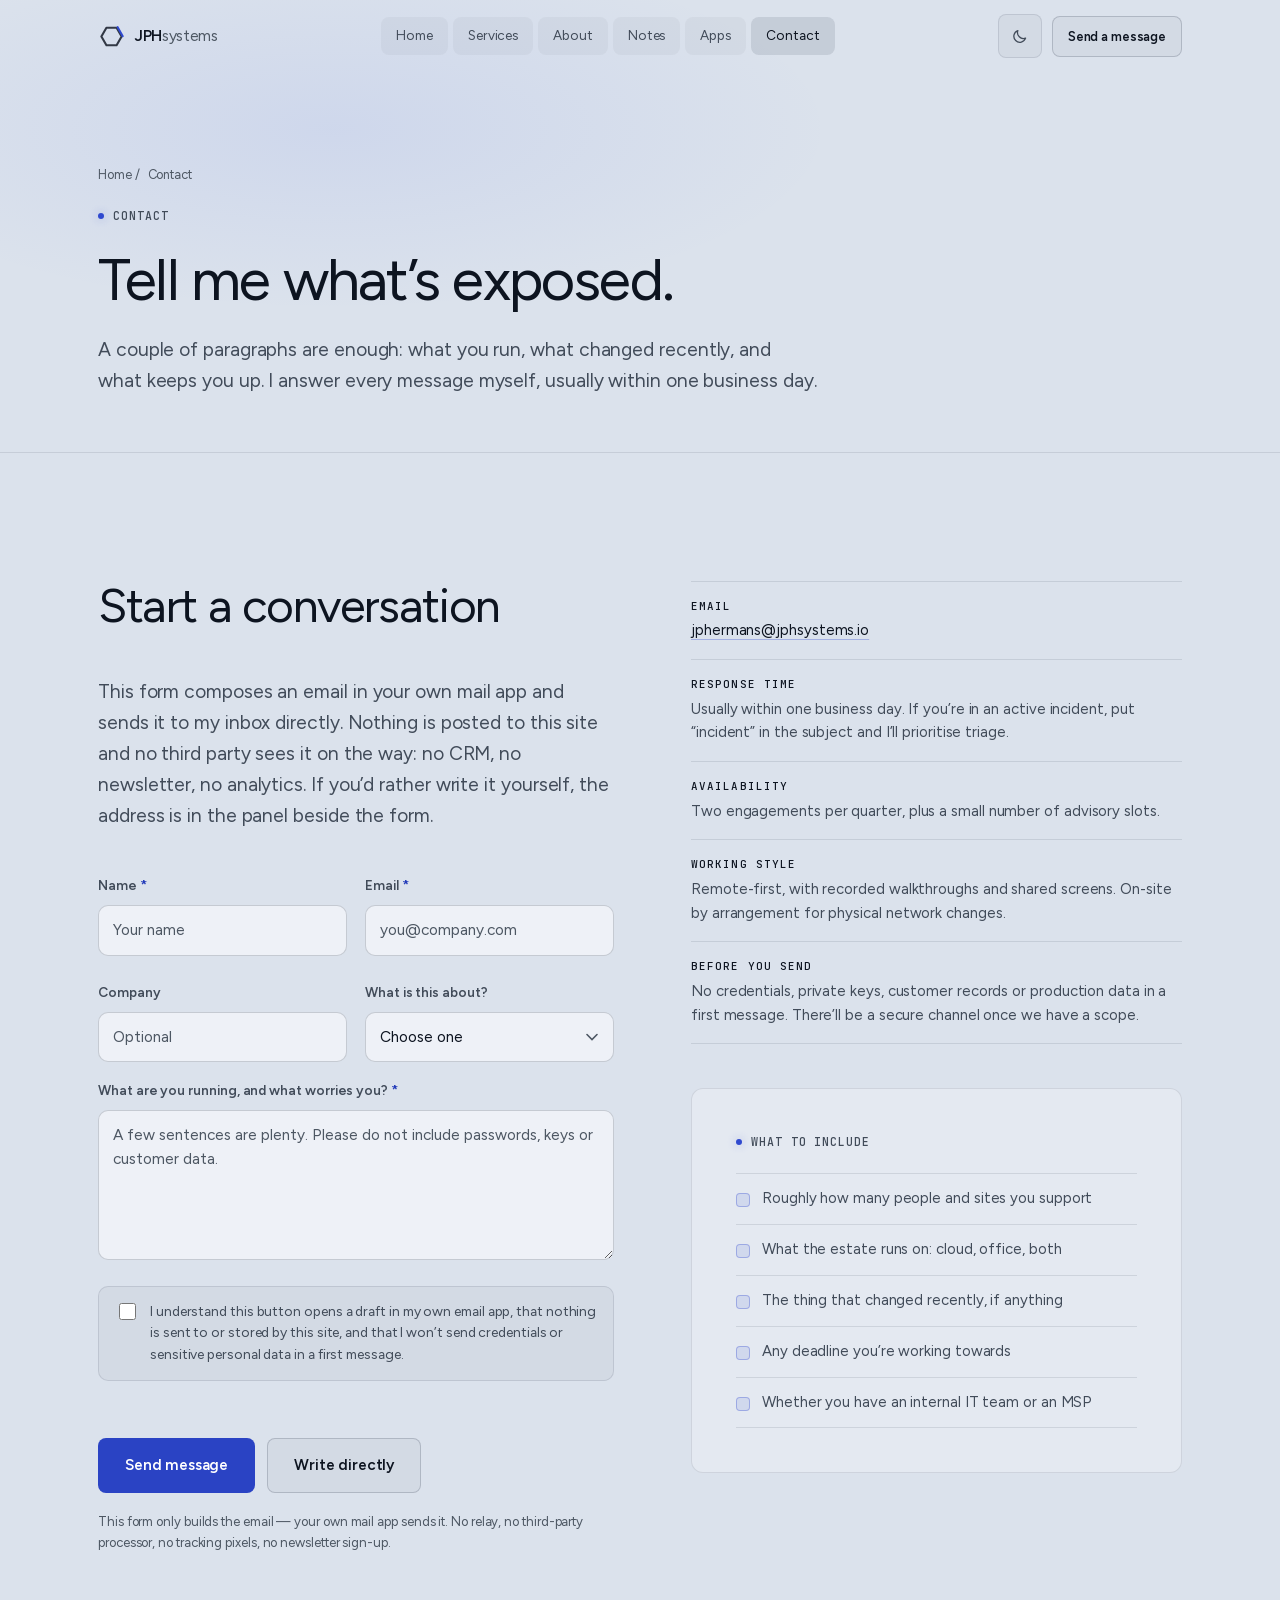
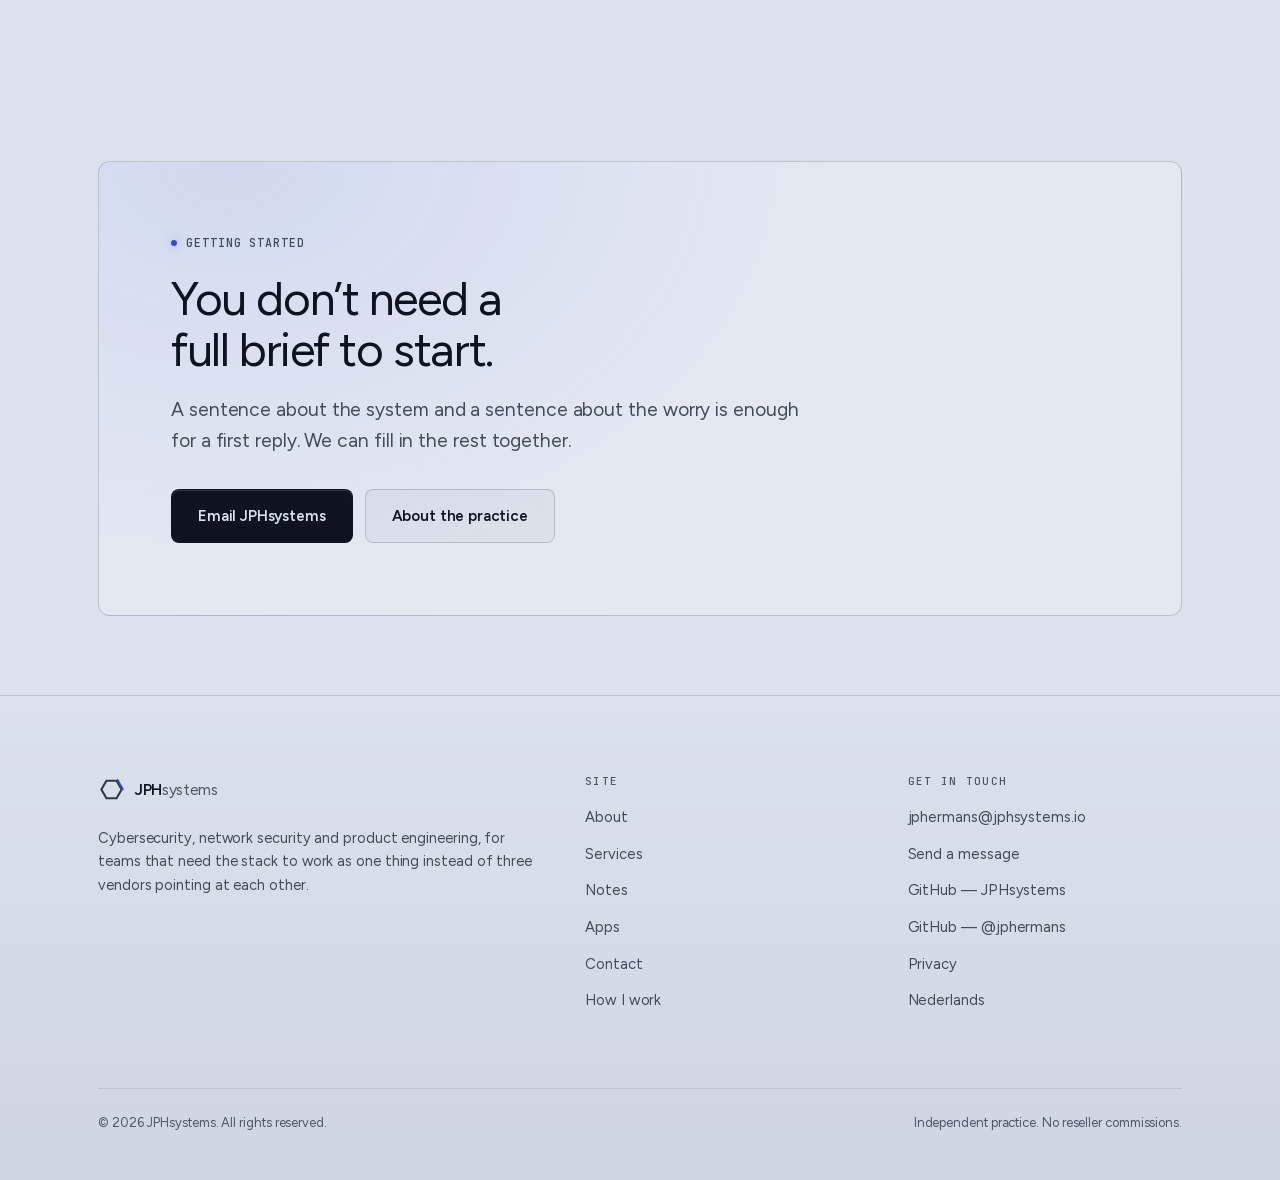
<file: contact.html>
<!DOCTYPE html>
<html lang="en-GB">
<head>
<meta charset="utf-8">
<meta name="viewport" content="width=device-width, initial-scale=1">

<title>Contact — JPHsystems</title>
<meta name="description" content="Start a conversation about a security assessment, network project or application build. One engineer replies, usually within a business day.">
<link rel="canonical" href="https://www.jphsystems.io/contact">
<link rel="alternate" type="application/rss+xml" title="JPHsystems — field notes" href="notes/feed.xml">
<meta name="robots" content="index, follow, max-image-preview:large">
<meta name="author" content="JPHsystems">
<meta name="theme-color" content="#11171f">
<meta http-equiv="Content-Security-Policy" content="default-src 'self'; img-src 'self' data:; style-src 'self' 'unsafe-inline'; script-src 'self' 'sha256-5jT9jNBB+W4+XhbfRhJ+qqTr2JsvHyiT7T9K+RQsO2s='; font-src 'self'; connect-src 'self'; form-action 'self' mailto:; base-uri 'self'; object-src 'none'; upgrade-insecure-requests">
<meta name="referrer" content="strict-origin-when-cross-origin">

<!-- Open Graph -->
<meta property="og:type" content="website">
<meta property="og:site_name" content="JPHsystems">
<meta property="og:title" content="Contact JPHsystems">
<meta property="og:description" content="Tell me what you are running and what worries you. One engineer replies, usually within a business day.">
<meta property="og:url" content="https://www.jphsystems.io/contact">
<meta property="og:image" content="https://www.jphsystems.io/assets/img/og-default.png">
<meta property="og:image:width" content="1200">
<meta property="og:image:height" content="630">
<meta property="og:image:alt" content="Contact JPHsystems.">
<meta property="og:locale" content="en_GB">

<!-- Twitter -->
<meta name="twitter:card" content="summary_large_image">
<meta name="twitter:title" content="Contact JPHsystems">
<meta name="twitter:description" content="Tell me what you are running and what worries you. One engineer replies, usually within a business day.">
<meta name="twitter:image" content="https://www.jphsystems.io/assets/img/og-default.png">

<!-- Icons -->
<link rel="icon" href="assets/img/favicon.ico" sizes="32x32">
<link rel="icon" href="assets/img/favicon.svg" type="image/svg+xml">
<link rel="apple-touch-icon" href="assets/img/apple-touch-icon.png">
<link rel="manifest" href="assets/site.webmanifest">

<!-- Fonts, self-hosted: no third-party request, no external round-trip -->
<link rel="preload" href="assets/fonts/figtree-latin.woff2" as="font" type="font/woff2" crossorigin>
<link rel="preload" href="assets/fonts/jetbrains-mono-latin.woff2" as="font" type="font/woff2" crossorigin>
<link rel="stylesheet" href="assets/css/fonts.css?v=d13bbe71">

<script>
  (function () {
    var root = document.documentElement;
    root.classList.add("js");
    var stored = null;
    try { stored = localStorage.getItem("theme"); } catch (e) { /* storage unavailable */ }
    var theme = stored === "light" || stored === "dark"
      ? stored
      : (window.matchMedia && window.matchMedia("(prefers-color-scheme: light)").matches ? "light" : "dark");
    root.setAttribute("data-theme", theme);
    var meta = document.querySelector('meta[name="theme-color"]');
    meta.setAttribute("content", light ? "#dbe2ec" : "#11171f");
  })();
</script>
<link rel="stylesheet" href="assets/css/styles.css?v=07cee8ac">

<script type="application/ld+json">
{
  "@context": "https://schema.org",
  "@type": "ContactPage",
  "url": "https://www.jphsystems.io/contact",
  "name": "Contact JPHsystems",
  "mainEntity": {
    "@type": "ProfessionalService",
    "name": "JPHsystems",
    "email": "jphermans@jphsystems.io",
    "url": "https://www.jphsystems.io/",
    "areaServed": "Worldwide",
    "availableLanguage": "en"
  }
}
</script>

<script src="assets/js/main.js?v=9b183220" defer></script>
</head>

<body>
<a class="skip-link" href="#main">Skip to content</a>

<header class="site-header">
  <div class="wrap">
    <nav class="nav" aria-label="Primary">
      <a class="brand" href="./" aria-label="JPHsystems — home">
        <svg class="brand-mark" viewBox="0 0 64 64" fill="none" aria-hidden="true" focusable="false">
          <path class="mark-body" d="M44 11.2 20 11.2 8 32 20 52.8 44 52.8 56 32Z" stroke-width="5" stroke-linejoin="round" stroke-linecap="round"/>
          <path class="mark-seam" d="M46.6 9.9 58.6 31.2" stroke-width="5" stroke-linecap="round"/>
        </svg>
        <span class="brand-name">JPH<span>systems</span></span>
      </a>

      <ul class="nav-links">
        <li><a href="./">Home</a></li>
        <li><a href="services">Services</a></li>
        <li><a href="about">About</a></li>
        <li><a href="notes/">Notes</a></li>
        <li><a href="apps/">Apps</a></li>
        <li><a href="contact" aria-current="page">Contact</a></li>
      </ul>

      <div class="nav-end">
        <button class="theme-toggle" type="button" data-theme-toggle aria-label="Switch to light theme" aria-pressed="false">
          <svg class="theme-icon theme-icon--sun" viewBox="0 0 24 24" fill="none" stroke="currentColor" stroke-width="1.8" stroke-linecap="round" aria-hidden="true" focusable="false">
            <circle cx="12" cy="12" r="3.6"/>
            <path d="M12 2.4v2.2M12 19.4v2.2M4.4 12h2.2M17.4 12h2.2M6 6l1.6 1.6M16.4 16.4l1.6 1.6M18 6l-1.6 1.6M9.6 16.4l-1.6 1.6"/>
          </svg>
          <svg class="theme-icon theme-icon--moon" viewBox="0 0 24 24" fill="none" stroke="currentColor" stroke-width="1.8" stroke-linecap="round" stroke-linejoin="round" aria-hidden="true" focusable="false">
            <path d="M20.6 14.3A8.4 8.4 0 0 1 9.7 3.6a8.5 8.5 0 1 0 10.9 10.7Z"/>
          </svg>
        </button>

        <a class="btn btn--ghost btn--sm" href="#enquiry">Send a message</a>
        <button class="nav-toggle" type="button" aria-expanded="false" aria-controls="mobile-menu" aria-label="Toggle navigation">
          <span></span><span></span><span></span>
        </button>
      </div>
    </nav>
  </div>

  <div class="mobile-menu" id="mobile-menu">
    <div class="wrap" style="padding-inline:0">
      <a href="./">Home</a>
      <a href="services">Services</a>
      <a href="about">About</a>
      <a href="notes/">Notes</a>
      <a href="apps/">Apps</a>
      <a href="contact" aria-current="page">Contact</a>
      <a class="btn btn--primary" href="#enquiry">Send a message</a>
    </div>
  </div>
</header>

<main id="main">

  <section class="page-head">
    <div class="wrap">
      <ol class="breadcrumb" aria-label="Breadcrumb">
        <li><a href="./">Home</a></li>
        <li>Contact</li>
      </ol>
      <p class="eyebrow">Contact</p>
      <h1>Tell me what&rsquo;s exposed.</h1>
      <p class="lede">
        A couple of paragraphs are enough: what you run, what changed recently, and what
        keeps you up. I answer every message myself, usually within one business day.
      </p>
    </div>
  </section>

  <section class="section" id="enquiry">
    <div class="wrap">
      <div class="grid grid--split">
        <div data-reveal>
          <h2>Start a conversation</h2>
          <p class="lede mt-l">
            This form composes an email in your own mail app and sends it to my inbox
            directly. Nothing is posted to this site and no third party sees it on the way:
            no CRM, no newsletter, no analytics. If you&rsquo;d rather write it yourself, the
            address is in the panel beside the form.
          </p>

          <noscript>
            <p class="alert alert--bad" style="margin-top:20px">
              This form needs JavaScript to send. Write to
              <a class="text-link" href="mailto:jphermans@jphsystems.io">jphermans@jphsystems.io</a>
              directly and it&rsquo;ll reach the same inbox.
            </p>
          </noscript>

          <form class="form mt-l" action="mailto:jphermans@jphsystems.io" method="post" enctype="text/plain"
                data-validate data-mailto="jphermans@jphsystems.io" novalidate>

            <div class="form-row">
              <div class="field">
                <label for="name">Name <span class="req" aria-hidden="true">*</span></label>
                <input type="text" id="name" name="name" required autocomplete="name" placeholder="Your name" aria-describedby="name-error">
                <p class="field-error" id="name-error" aria-live="polite"></p>
              </div>
              <div class="field">
                <label for="email">Email <span class="req" aria-hidden="true">*</span></label>
                <input type="email" id="email" name="email" required autocomplete="email" placeholder="you@company.com" aria-describedby="email-error">
                <p class="field-error" id="email-error" aria-live="polite"></p>
              </div>
            </div>

            <div class="form-row">
              <div class="field">
                <label for="company">Company</label>
                <input type="text" id="company" name="company" autocomplete="organization" placeholder="Optional">
              </div>
              <div class="field">
                <label for="topic">What is this about?</label>
                <select id="topic" name="topic">
                  <option value="">Choose one</option>
                  <option value="Assessment">Security assessment</option>
                  <option value="Cybersecurity">Cybersecurity / pentest</option>
                  <option value="Network security">Network security</option>
                  <option value="Application development">Application development</option>
                  <option value="Advisory">Ongoing advisory</option>
                  <option value="Incident">Active incident</option>
                  <option value="Something else">Something else</option>
                </select>
              </div>
            </div>

            <div class="field">
              <label for="message">What are you running, and what worries you? <span class="req" aria-hidden="true">*</span></label>
              <textarea id="message" name="message" required
                        placeholder="A few sentences are plenty. Please do not include passwords, keys or customer data."
                        aria-describedby="message-error"></textarea>
              <p class="field-error" id="message-error" aria-live="polite"></p>
            </div>

            <label class="consent" for="consent">
              <input type="checkbox" id="consent" name="consent" required aria-describedby="consent-error">
              <span>I understand this button opens a draft in my own email app, that nothing is sent to or stored by this site, and that I won&rsquo;t send credentials or sensitive personal data in a first message.</span>
            </label>
            <p class="field-error" id="consent-error" aria-live="polite"></p>

            <div class="btn-row" style="margin-top:8px">
              <button class="btn btn--accent btn--lg" type="submit">Send message</button>
              <a class="btn btn--ghost btn--lg" href="mailto:jphermans@jphsystems.io">Write directly</a>
            </div>

            <p class="alert alert--ok" data-form-status hidden role="status"></p>
            <p class="form-note">
              This form only builds the email — your own mail app sends it. No relay, no
              third-party processor, no tracking pixels, no newsletter sign-up.
            </p>
          </form>
        </div>

        <aside data-reveal data-delay="1">
          <ul class="meta-list">
            <li>
              <strong>Email</strong>
              <a class="text-link" href="mailto:jphermans@jphsystems.io">jphermans@jphsystems.io</a>
            </li>
            <li>
              <strong>Response time</strong>
              Usually within one business day. If you&rsquo;re in an active incident, put
              &ldquo;incident&rdquo; in the subject and I&rsquo;ll prioritise triage.
            </li>
            <li>
              <strong>Availability</strong>
              Two engagements per quarter, plus a small number of advisory slots.
            </li>
            <li>
              <strong>Working style</strong>
              Remote-first, with recorded walkthroughs and shared screens. On-site by
              arrangement for physical network changes.
            </li>
            <li>
              <strong>Before you send</strong>
              No credentials, private keys, customer records or production data in a
              first message. There&rsquo;ll be a secure channel once we have a scope.
            </li>
          </ul>

          <div class="panel mt-l">
            <p class="eyebrow">What to include</p>
            <ul class="spec-list" style="margin-top:0">
              <li>Roughly how many people and sites you support</li>
              <li>What the estate runs on: cloud, office, both</li>
              <li>The thing that changed recently, if anything</li>
              <li>Any deadline you&rsquo;re working towards</li>
              <li>Whether you have an internal IT team or an MSP</li>
            </ul>
          </div>
        </aside>
      </div>
    </div>
  </section>

  <section class="section section--tight">
    <div class="wrap">
      <div class="cta-band" data-reveal>
        <p class="eyebrow">Getting started</p>
        <h2>You don&rsquo;t need a full brief to start.</h2>
        <p class="lede">
          A sentence about the system and a sentence about the worry is enough for a
          first reply. We can fill in the rest together.
        </p>
        <div class="btn-row">
          <a class="btn btn--primary btn--lg" href="mailto:jphermans@jphsystems.io">Email JPHsystems</a>
          <a class="btn btn--ghost btn--lg" href="about">About the practice</a>
        </div>
      </div>
    </div>
  </section>

</main>

<footer class="site-footer">
  <div class="wrap">
    <div class="footer-grid">
      <div class="footer-about">
        <a class="brand" href="./">
          <svg class="brand-mark" viewBox="0 0 64 64" fill="none" aria-hidden="true" focusable="false">
            <path class="mark-body" d="M44 11.2 20 11.2 8 32 20 52.8 44 52.8 56 32Z" stroke-width="5" stroke-linejoin="round" stroke-linecap="round"/>
            <path class="mark-seam" d="M46.6 9.9 58.6 31.2" stroke-width="5" stroke-linecap="round"/>
          </svg>
          <span class="brand-name">JPH<span>systems</span></span>
        </a>
        <p>
          Cybersecurity, network security and product engineering, for teams that need
          the stack to work as one thing instead of three vendors pointing at each
          other.
        </p>
      </div>

      <div class="footer-col">
        <h2>Site</h2>
        <ul>
          <li><a href="about">About</a></li>
          <li><a href="services">Services</a></li>
          <li><a href="notes/">Notes</a></li>
          <li><a href="apps/">Apps</a></li>
          <li><a href="contact">Contact</a></li>
          <li><a href="about#principles">How I work</a></li>
        </ul>
      </div>

      <div class="footer-col">
        <h2>Get in touch</h2>
        <ul>
          <li><a href="mailto:jphermans@jphsystems.io">jphermans@jphsystems.io</a></li>
          <li><a href="#enquiry">Send a message</a></li>
          <li><a href="https://github.com/JPHsystems-io" rel="me noopener" target="_blank">GitHub &mdash; JPHsystems</a></li>
          <li><a href="https://github.com/jphermans" rel="me noopener" target="_blank">GitHub &mdash; @jphermans</a></li>
          <li><a href="privacy">Privacy</a></li>
          <li><a href="nl/" hreflang="nl" lang="nl">Nederlands</a></li>
        </ul>
      </div>
    </div>

    <div class="footer-bottom">
      <p>&copy; <span data-year>2026</span> JPHsystems. All rights reserved.</p>
      <p>Independent practice. No reseller commissions.</p>
    </div>
  </div>
</footer>

</body>
</html>
</file>
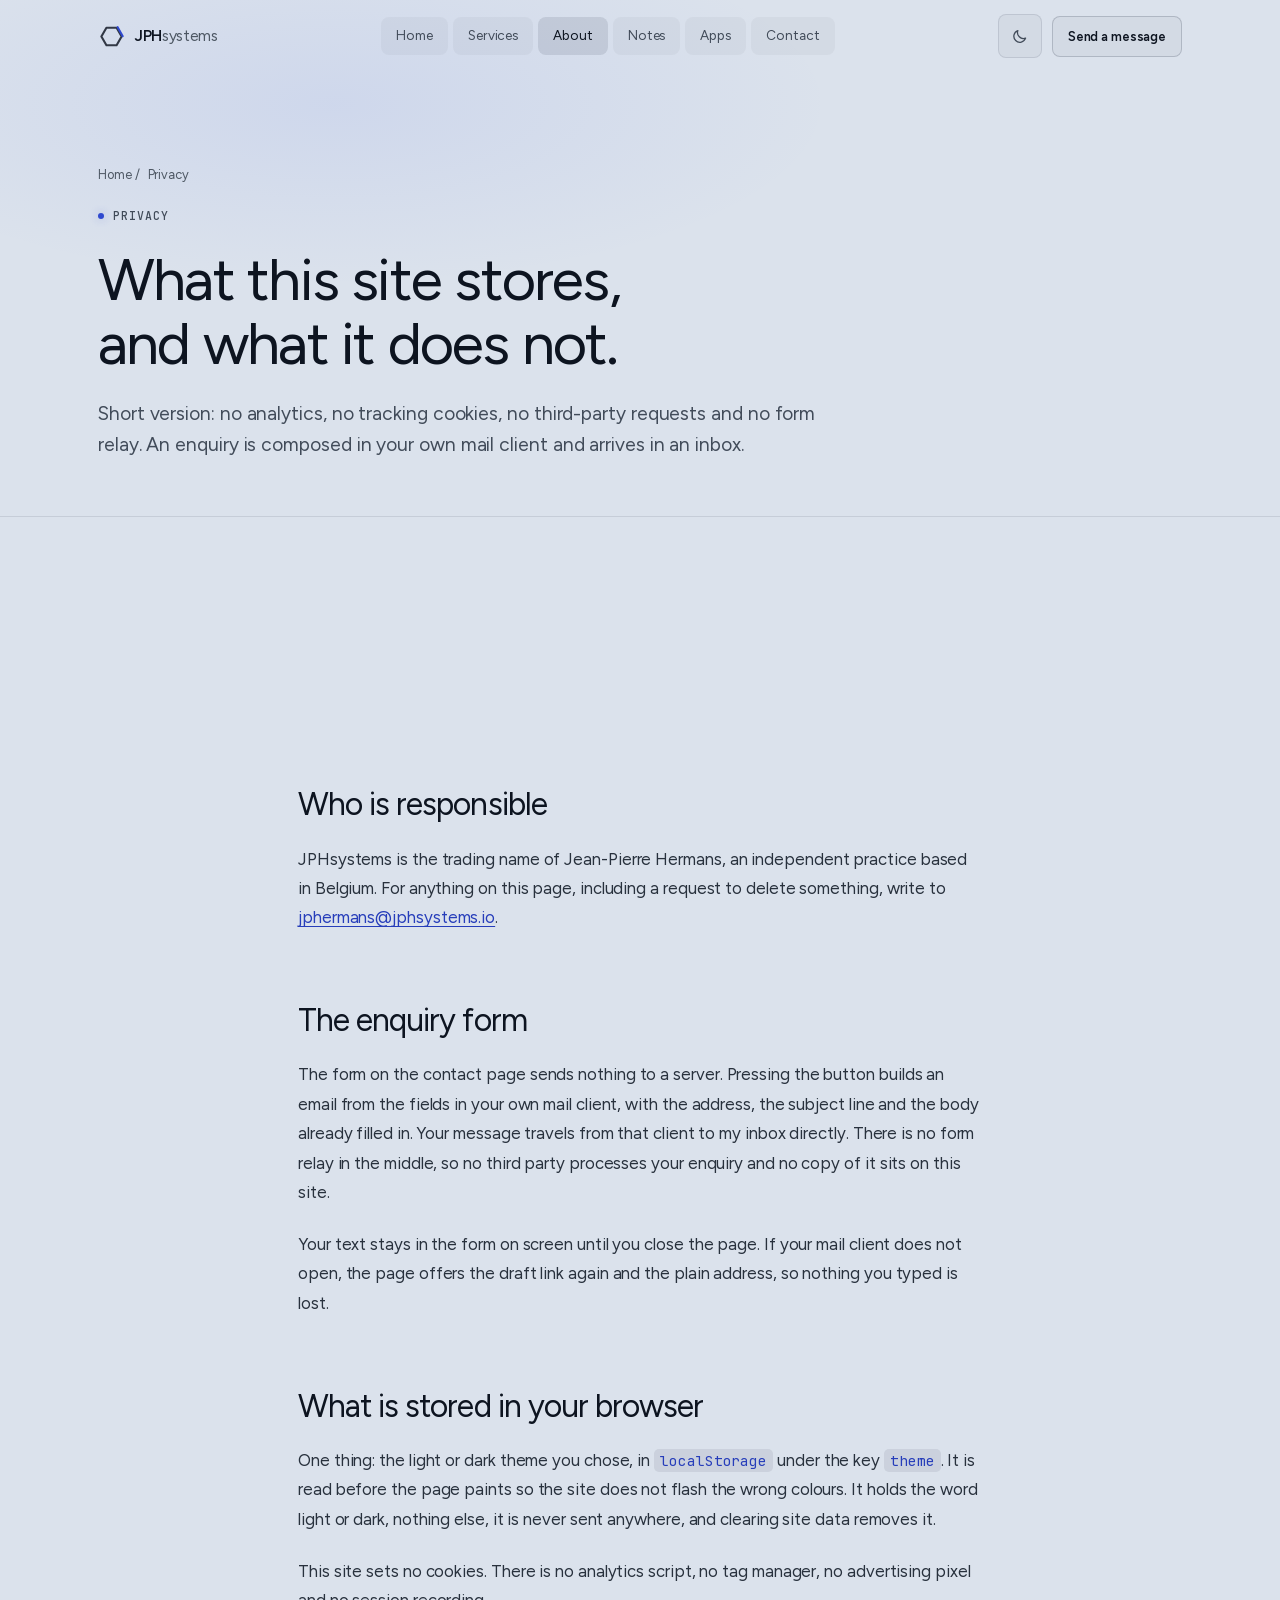
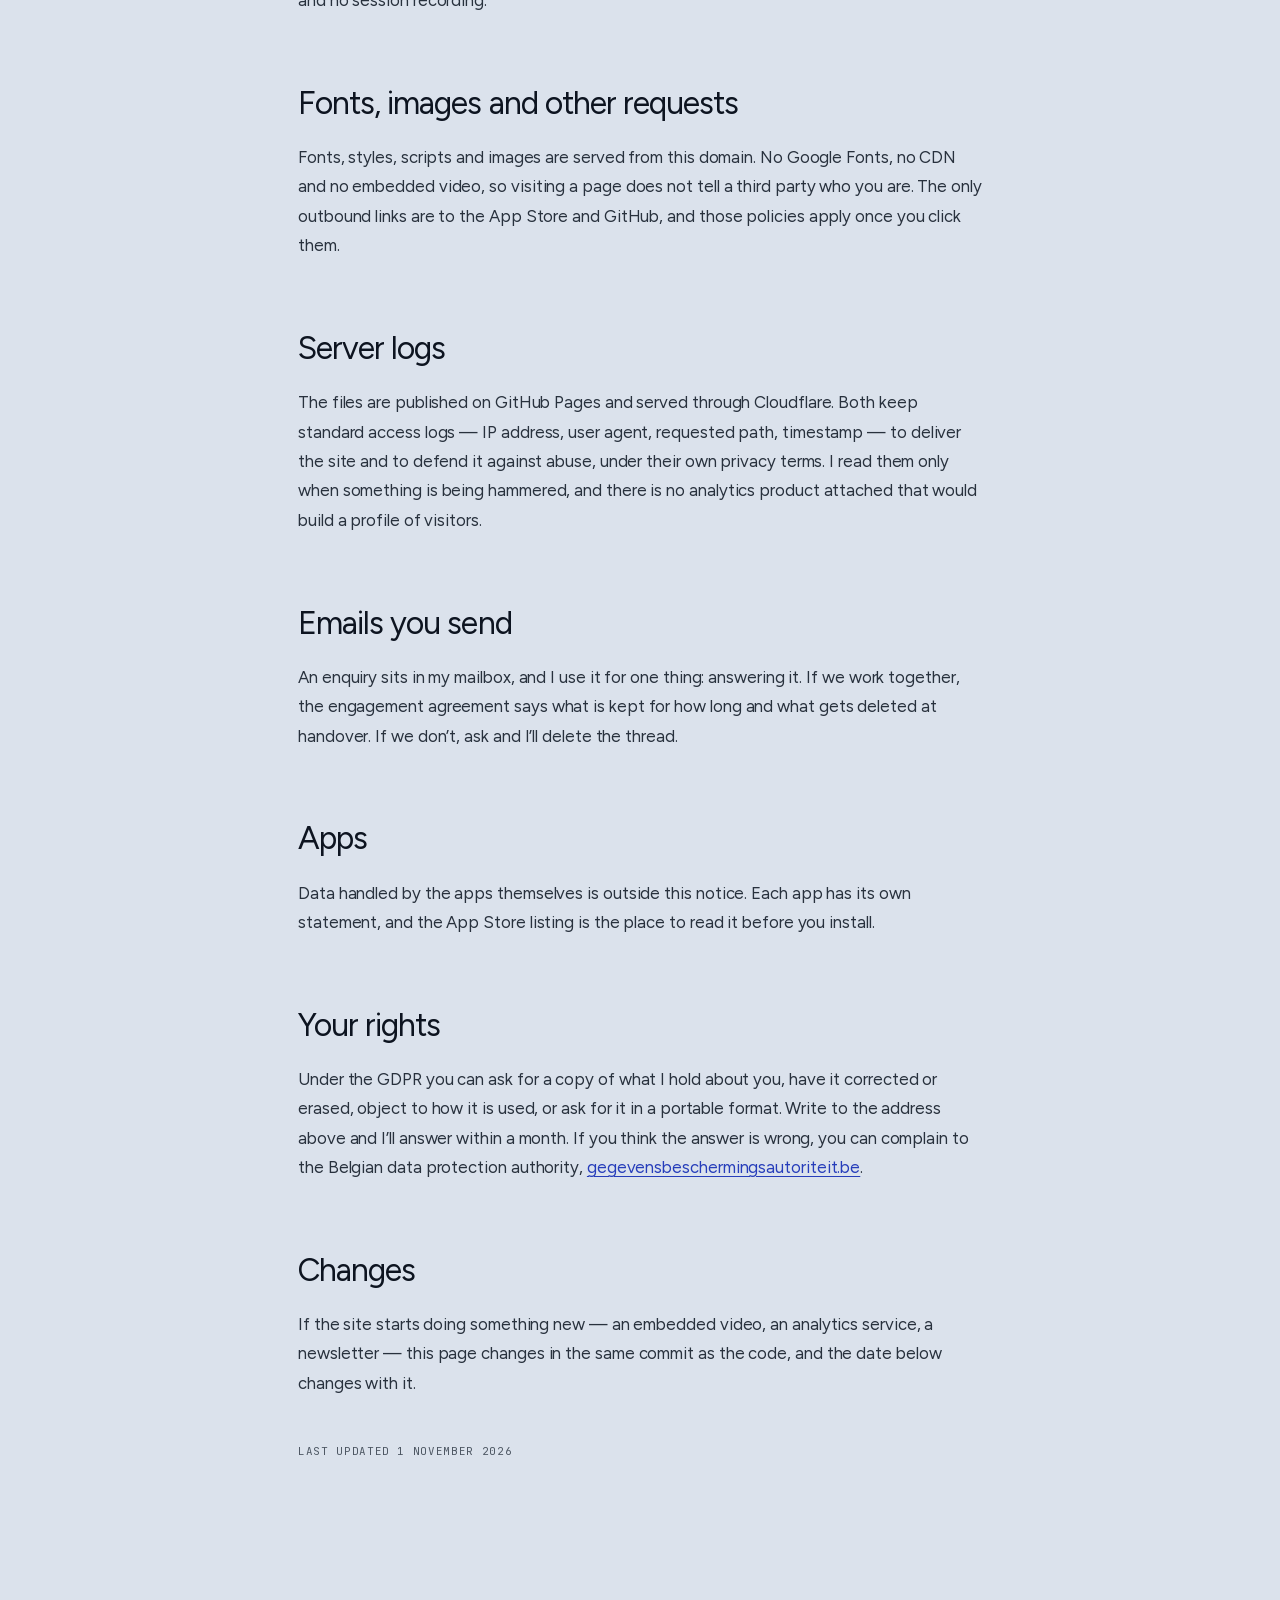
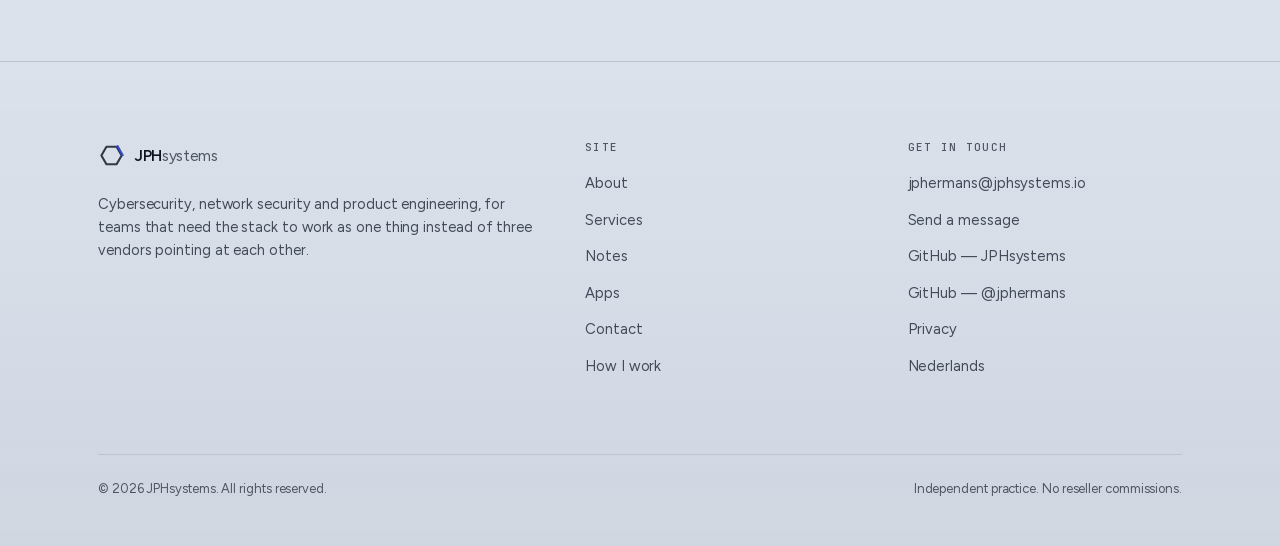
<file: privacy.html>
<!DOCTYPE html>
<html lang="en-GB">
<head>
<meta charset="utf-8">
<meta name="viewport" content="width=device-width, initial-scale=1">

<title>Privacy — JPHsystems</title>
<meta name="description" content="What this site stores, what it does not, and where an enquiry goes: no analytics, no cookies for tracking, no form relay, no third-party requests.">
<link rel="canonical" href="https://www.jphsystems.io/privacy">
<link rel="alternate" type="application/rss+xml" title="JPHsystems — field notes" href="notes/feed.xml">
<meta name="robots" content="index, follow, max-image-preview:large">
<meta name="author" content="JPHsystems">
<meta name="theme-color" content="#11171f">
<meta http-equiv="Content-Security-Policy" content="default-src 'self'; img-src 'self' data:; style-src 'self' 'unsafe-inline'; script-src 'self' 'sha256-5jT9jNBB+W4+XhbfRhJ+qqTr2JsvHyiT7T9K+RQsO2s='; font-src 'self'; connect-src 'self'; form-action 'self' mailto:; base-uri 'self'; object-src 'none'; upgrade-insecure-requests">
<meta name="referrer" content="strict-origin-when-cross-origin">

<!-- Open Graph -->
<meta property="og:type" content="website">
<meta property="og:site_name" content="JPHsystems">
<meta property="og:title" content="Privacy notice — JPHsystems">
<meta property="og:description" content="What this site stores, what it does not, and where an enquiry goes.">
<meta property="og:url" content="https://www.jphsystems.io/privacy">
<meta property="og:image" content="https://www.jphsystems.io/assets/img/og-default.png">
<meta property="og:image:width" content="1200">
<meta property="og:image:height" content="630">
<meta property="og:image:alt" content="JPHsystems — security engineering for networks you actually run.">
<meta property="og:locale" content="en_GB">

<!-- Twitter -->
<meta name="twitter:card" content="summary_large_image">
<meta name="twitter:title" content="Privacy notice — JPHsystems">
<meta name="twitter:description" content="What this site stores, what it does not, and where an enquiry goes.">
<meta name="twitter:image" content="https://www.jphsystems.io/assets/img/og-default.png">

<!-- Icons -->
<link rel="icon" href="assets/img/favicon.ico" sizes="32x32">
<link rel="icon" href="assets/img/favicon.svg" type="image/svg+xml">
<link rel="apple-touch-icon" href="assets/img/apple-touch-icon.png">
<link rel="manifest" href="assets/site.webmanifest">

<!-- Fonts, self-hosted: no third-party request, no external round-trip -->
<link rel="preload" href="assets/fonts/figtree-latin.woff2" as="font" type="font/woff2" crossorigin>
<link rel="preload" href="assets/fonts/jetbrains-mono-latin.woff2" as="font" type="font/woff2" crossorigin>
<link rel="stylesheet" href="assets/css/fonts.css?v=d13bbe71">

<script>
  (function () {
    var root = document.documentElement;
    root.classList.add("js");
    var stored = null;
    try { stored = localStorage.getItem("theme"); } catch (e) { /* storage unavailable */ }
    var theme = stored === "light" || stored === "dark"
      ? stored
      : (window.matchMedia && window.matchMedia("(prefers-color-scheme: light)").matches ? "light" : "dark");
    root.setAttribute("data-theme", theme);
    var meta = document.querySelector('meta[name="theme-color"]');
    meta.setAttribute("content", light ? "#dbe2ec" : "#11171f");
  })();
</script>
<link rel="stylesheet" href="assets/css/styles.css?v=07cee8ac">

<script type="application/ld+json">
{
  "@context": "https://schema.org",
  "@type": "WebPage",
  "url": "https://www.jphsystems.io/privacy",
  "name": "Privacy notice — JPHsystems",
  "description": "What this site stores, what it does not, and where an enquiry goes.",
  "dateModified": "2026-11-01",
  "isPartOf": {
    "@type": "WebSite",
    "name": "JPHsystems",
    "url": "https://www.jphsystems.io/"
  },
  "publisher": {
    "@type": "Organization",
    "name": "JPHsystems",
    "url": "https://www.jphsystems.io/"
  }
}
</script>

<script src="assets/js/main.js?v=9b183220" defer></script>
</head>

<body>
<a class="skip-link" href="#main">Skip to content</a>

<header class="site-header">
  <div class="wrap">
    <nav class="nav" aria-label="Primary">
      <a class="brand" href="./" aria-label="JPHsystems — home">
        <svg class="brand-mark" viewBox="0 0 64 64" fill="none" aria-hidden="true" focusable="false">
          <path class="mark-body" d="M44 11.2 20 11.2 8 32 20 52.8 44 52.8 56 32Z" stroke-width="5" stroke-linejoin="round" stroke-linecap="round"/>
          <path class="mark-seam" d="M46.6 9.9 58.6 31.2" stroke-width="5" stroke-linecap="round"/>
        </svg>
        <span class="brand-name">JPH<span>systems</span></span>
      </a>

      <ul class="nav-links">
        <li><a href="./">Home</a></li>
        <li><a href="services">Services</a></li>
        <li><a href="about" aria-current="page">About</a></li>
        <li><a href="notes/">Notes</a></li>
        <li><a href="apps/">Apps</a></li>
        <li><a href="contact">Contact</a></li>
      </ul>

      <div class="nav-end">
        <button class="theme-toggle" type="button" data-theme-toggle aria-label="Switch to light theme" aria-pressed="false">
          <svg class="theme-icon theme-icon--sun" viewBox="0 0 24 24" fill="none" stroke="currentColor" stroke-width="1.8" stroke-linecap="round" aria-hidden="true" focusable="false">
            <circle cx="12" cy="12" r="3.6"/>
            <path d="M12 2.4v2.2M12 19.4v2.2M4.4 12h2.2M17.4 12h2.2M6 6l1.6 1.6M16.4 16.4l1.6 1.6M18 6l-1.6 1.6M9.6 16.4l-1.6 1.6"/>
          </svg>
          <svg class="theme-icon theme-icon--moon" viewBox="0 0 24 24" fill="none" stroke="currentColor" stroke-width="1.8" stroke-linecap="round" stroke-linejoin="round" aria-hidden="true" focusable="false">
            <path d="M20.6 14.3A8.4 8.4 0 0 1 9.7 3.6a8.5 8.5 0 1 0 10.9 10.7Z"/>
          </svg>
        </button>

        <a class="btn btn--ghost btn--sm" href="contact#enquiry">Send a message</a>
        <button class="nav-toggle" type="button" aria-expanded="false" aria-controls="mobile-menu" aria-label="Toggle navigation">
          <span></span><span></span><span></span>
        </button>
      </div>
    </nav>
  </div>

  <div class="mobile-menu" id="mobile-menu">
    <div class="wrap" style="padding-inline:0">
      <a href="./">Home</a>
      <a href="services">Services</a>
      <a href="about" aria-current="page">About</a>
      <a href="notes/">Notes</a>
      <a href="apps/">Apps</a>
      <a href="contact">Contact</a>
      <a class="btn btn--primary" href="contact#enquiry">Send a message</a>
    </div>
  </div>
</header>

<main id="main">

  <section class="page-head">
    <div class="wrap">
      <ol class="breadcrumb" aria-label="Breadcrumb">
        <li><a href="./">Home</a></li>
        <li>Privacy</li>
      </ol>
      <p class="eyebrow">Privacy</p>
      <h1>What this site stores, and what it does not.</h1>
      <p class="lede">
        Short version: no analytics, no tracking cookies, no third-party requests and no
        form relay. An enquiry is composed in your own mail client and arrives in an
        inbox.
      </p>
    </div>
  </section>

  <section class="section">
    <div class="wrap wrap--narrow article">
      <div class="article-body">
        <h2>Who is responsible</h2>
        <p>
          JPHsystems is the trading name of Jean-Pierre Hermans, an independent practice
          based in Belgium. For anything on this page, including a request to delete
          something, write to
          <a class="text-link" href="mailto:jphermans@jphsystems.io">jphermans@jphsystems.io</a>.
        </p>

        <h2>The enquiry form</h2>
        <p>
          The form on the contact page sends nothing to a server. Pressing the button
          builds an email from the fields in your own mail client, with the address, the
          subject line and the body already filled in. Your message travels from that
          client to my inbox directly. There is no form relay in the middle, so no third
          party processes your enquiry and no copy of it sits on this site.
        </p>
        <p>
          Your text stays in the form on screen until you close the page. If your mail
          client does not open, the page offers the draft link again and the plain address,
          so nothing you typed is lost.
        </p>

        <h2>What is stored in your browser</h2>
        <p>
          One thing: the light or dark theme you chose, in <code>localStorage</code> under
          the key <code>theme</code>. It is read before the page paints so the site does
          not flash the wrong colours. It holds the word light or dark, nothing else, it is
          never sent anywhere, and clearing site data removes it.
        </p>
        <p>
          This site sets no cookies. There is no analytics script, no tag manager, no
          advertising pixel and no session recording.
        </p>

        <h2>Fonts, images and other requests</h2>
        <p>
          Fonts, styles, scripts and images are served from this domain. No Google Fonts, no
          CDN and no embedded video, so visiting a page does not tell a third party who you
          are. The only outbound links are to the App Store and GitHub, and those policies
          apply once you click them.
        </p>

        <h2>Server logs</h2>
        <p>
          The files are published on GitHub Pages and served through Cloudflare. Both keep
          standard access logs — IP address, user agent, requested path, timestamp — to
          deliver the site and to defend it against abuse, under their own privacy terms.
          I read them only when something is being hammered, and there is no analytics
          product attached that would build a profile of visitors.
        </p>

        <h2>Emails you send</h2>
        <p>
          An enquiry sits in my mailbox, and I use it for one thing: answering it. If we
          work together, the engagement agreement says what is kept for how long and what
          gets deleted at handover. If we don&rsquo;t, ask and I&rsquo;ll delete the thread.
        </p>

        <h2>Apps</h2>
        <p>
          Data handled by the apps themselves is outside this notice. Each app has its own
          statement, and the App Store listing is the place to read it before you install.
        </p>

        <h2>Your rights</h2>
        <p>
          Under the GDPR you can ask for a copy of what I hold about you, have it corrected
          or erased, object to how it is used, or ask for it in a portable format. Write to
          the address above and I&rsquo;ll answer within a month. If you think the answer is
          wrong, you can complain to the Belgian data protection authority,
          <a class="text-link" href="https://www.gegevensbeschermingsautoriteit.be" rel="noopener" target="_blank">gegevensbeschermingsautoriteit.be</a>.
        </p>

        <h2>Changes</h2>
        <p>
          If the site starts doing something new — an embedded video, an analytics
          service, a newsletter — this page changes in the same commit as the code, and the
          date below changes with it.
        </p>

        <p class="post-meta mt-l"><span>Last updated 1 November 2026</span></p>
      </div>
    </div>
  </section>

</main>

<footer class="site-footer">
  <div class="wrap">
    <div class="footer-grid">
      <div class="footer-about">
        <a class="brand" href="./">
          <svg class="brand-mark" viewBox="0 0 64 64" fill="none" aria-hidden="true" focusable="false">
            <path class="mark-body" d="M44 11.2 20 11.2 8 32 20 52.8 44 52.8 56 32Z" stroke-width="5" stroke-linejoin="round" stroke-linecap="round"/>
            <path class="mark-seam" d="M46.6 9.9 58.6 31.2" stroke-width="5" stroke-linecap="round"/>
          </svg>
          <span class="brand-name">JPH<span>systems</span></span>
        </a>
        <p>
          Cybersecurity, network security and product engineering, for teams that need
          the stack to work as one thing instead of three vendors pointing at each
          other.
        </p>
      </div>

      <div class="footer-col">
        <h2>Site</h2>
        <ul>
          <li><a href="about">About</a></li>
          <li><a href="services">Services</a></li>
          <li><a href="notes/">Notes</a></li>
          <li><a href="apps/">Apps</a></li>
          <li><a href="contact">Contact</a></li>
          <li><a href="about#principles">How I work</a></li>
        </ul>
      </div>

      <div class="footer-col">
        <h2>Get in touch</h2>
        <ul>
          <li><a href="mailto:jphermans@jphsystems.io">jphermans@jphsystems.io</a></li>
          <li><a href="contact#enquiry">Send a message</a></li>
          <li><a href="https://github.com/JPHsystems-io" rel="me noopener" target="_blank">GitHub &mdash; JPHsystems</a></li>
          <li><a href="https://github.com/jphermans" rel="me noopener" target="_blank">GitHub &mdash; @jphermans</a></li>
          <li><a href="privacy">Privacy</a></li>
          <li><a href="nl/" hreflang="nl" lang="nl">Nederlands</a></li>
        </ul>
      </div>
    </div>

    <div class="footer-bottom">
      <p>&copy; <span data-year>2026</span> JPHsystems. All rights reserved.</p>
      <p>Independent practice. No reseller commissions.</p>
    </div>
  </div>
</footer>

</body>
</html>
</file>
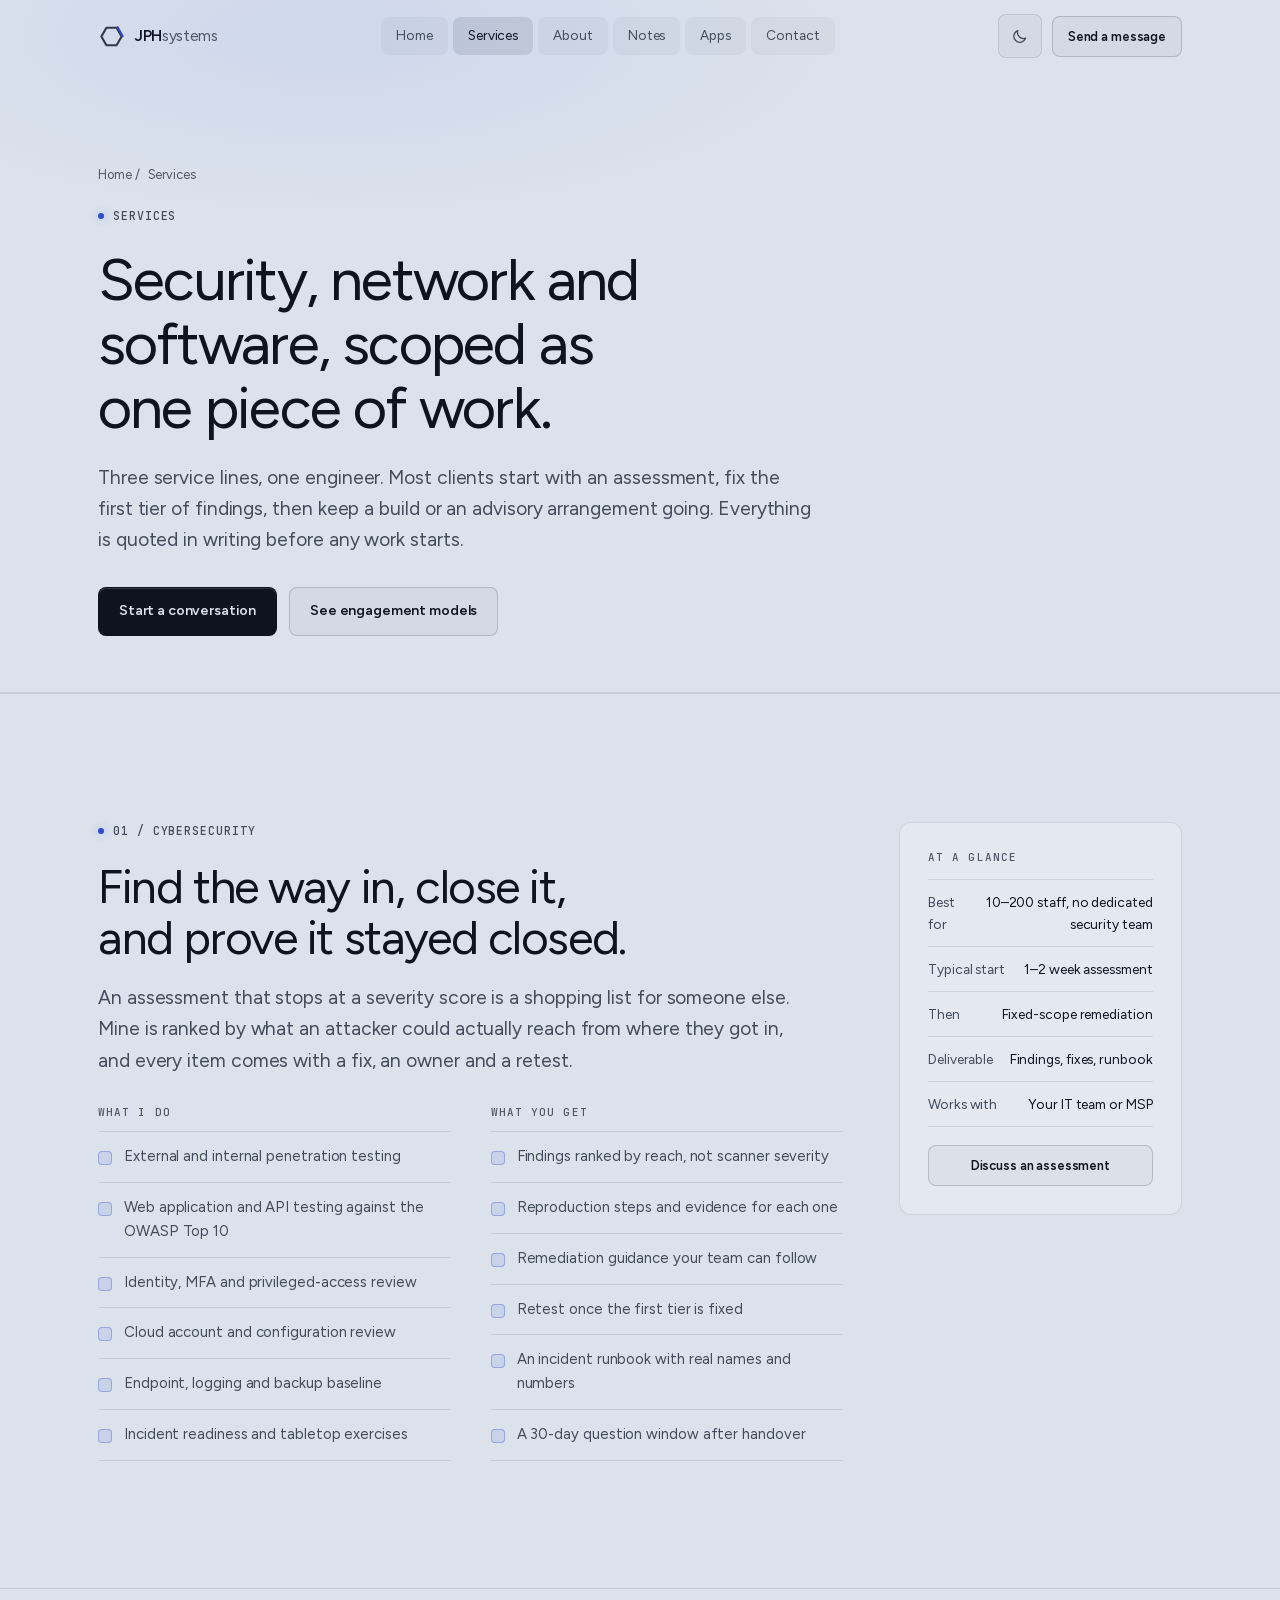
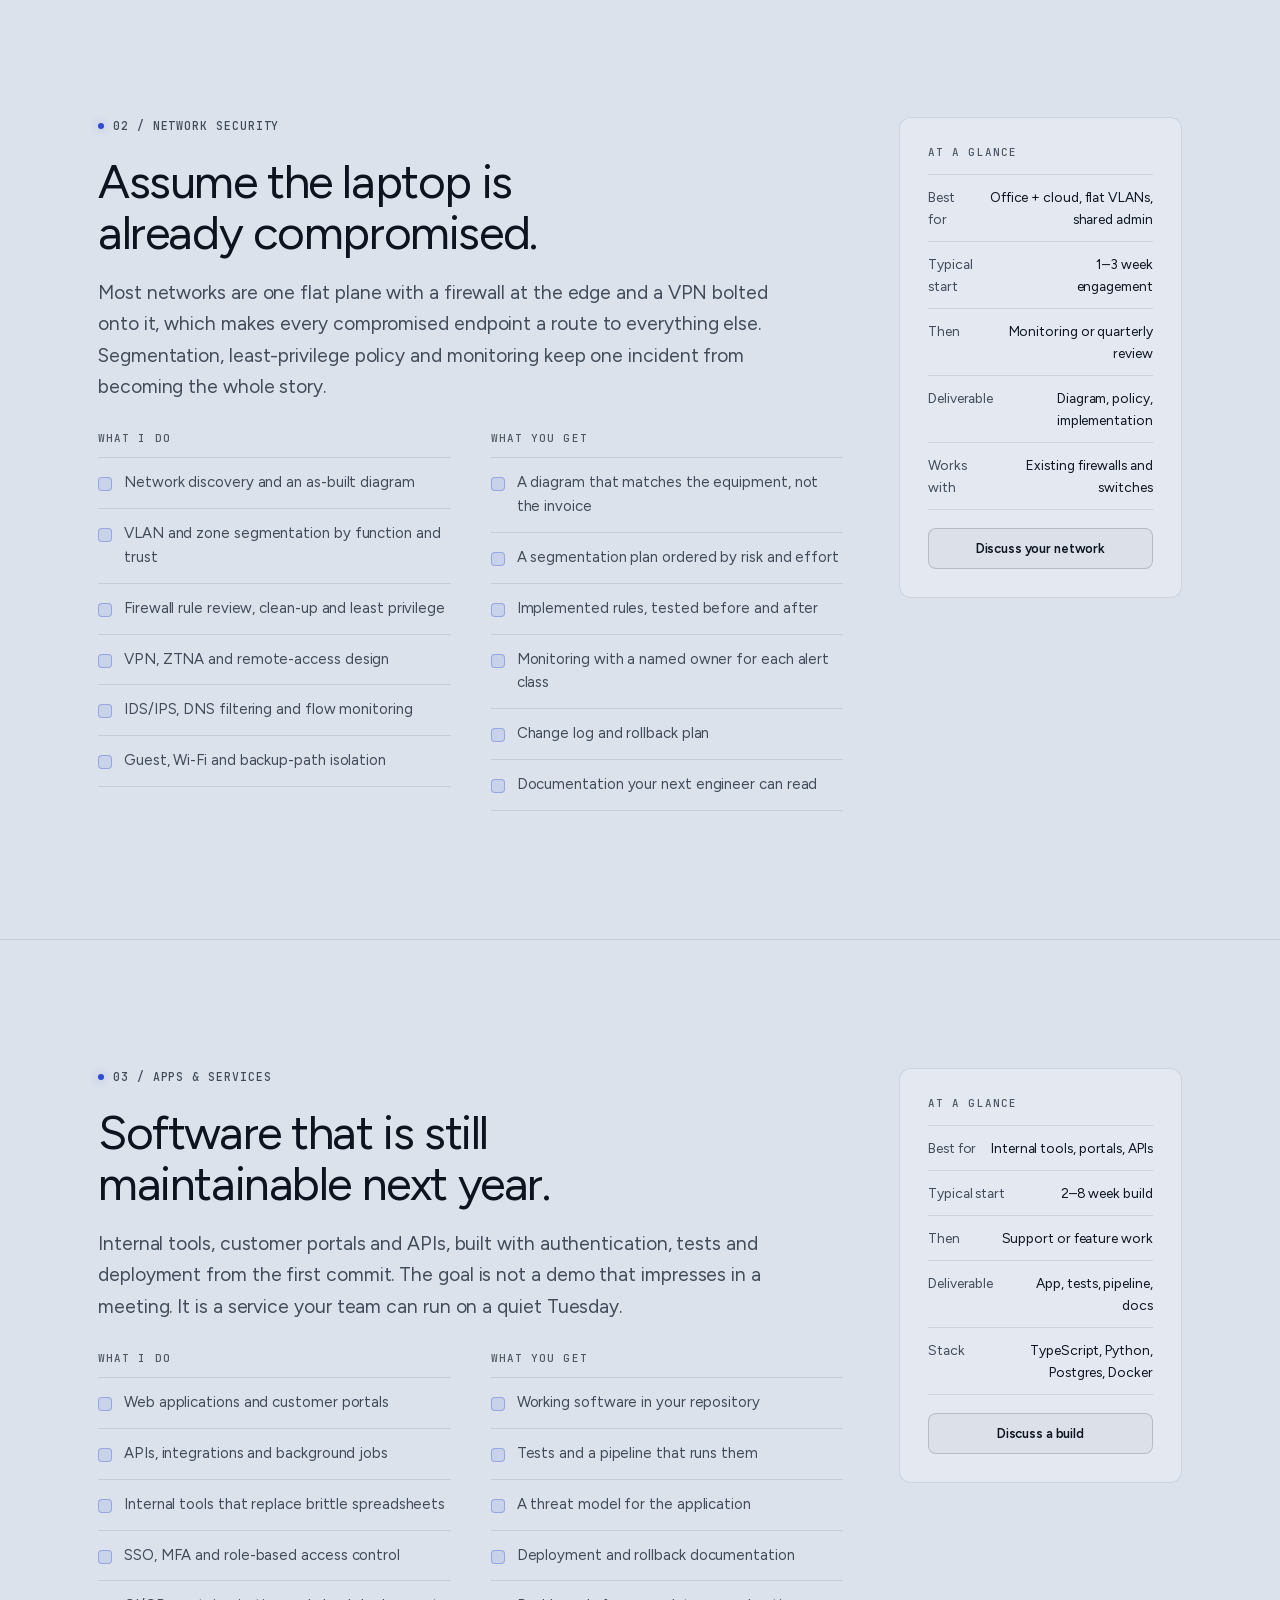
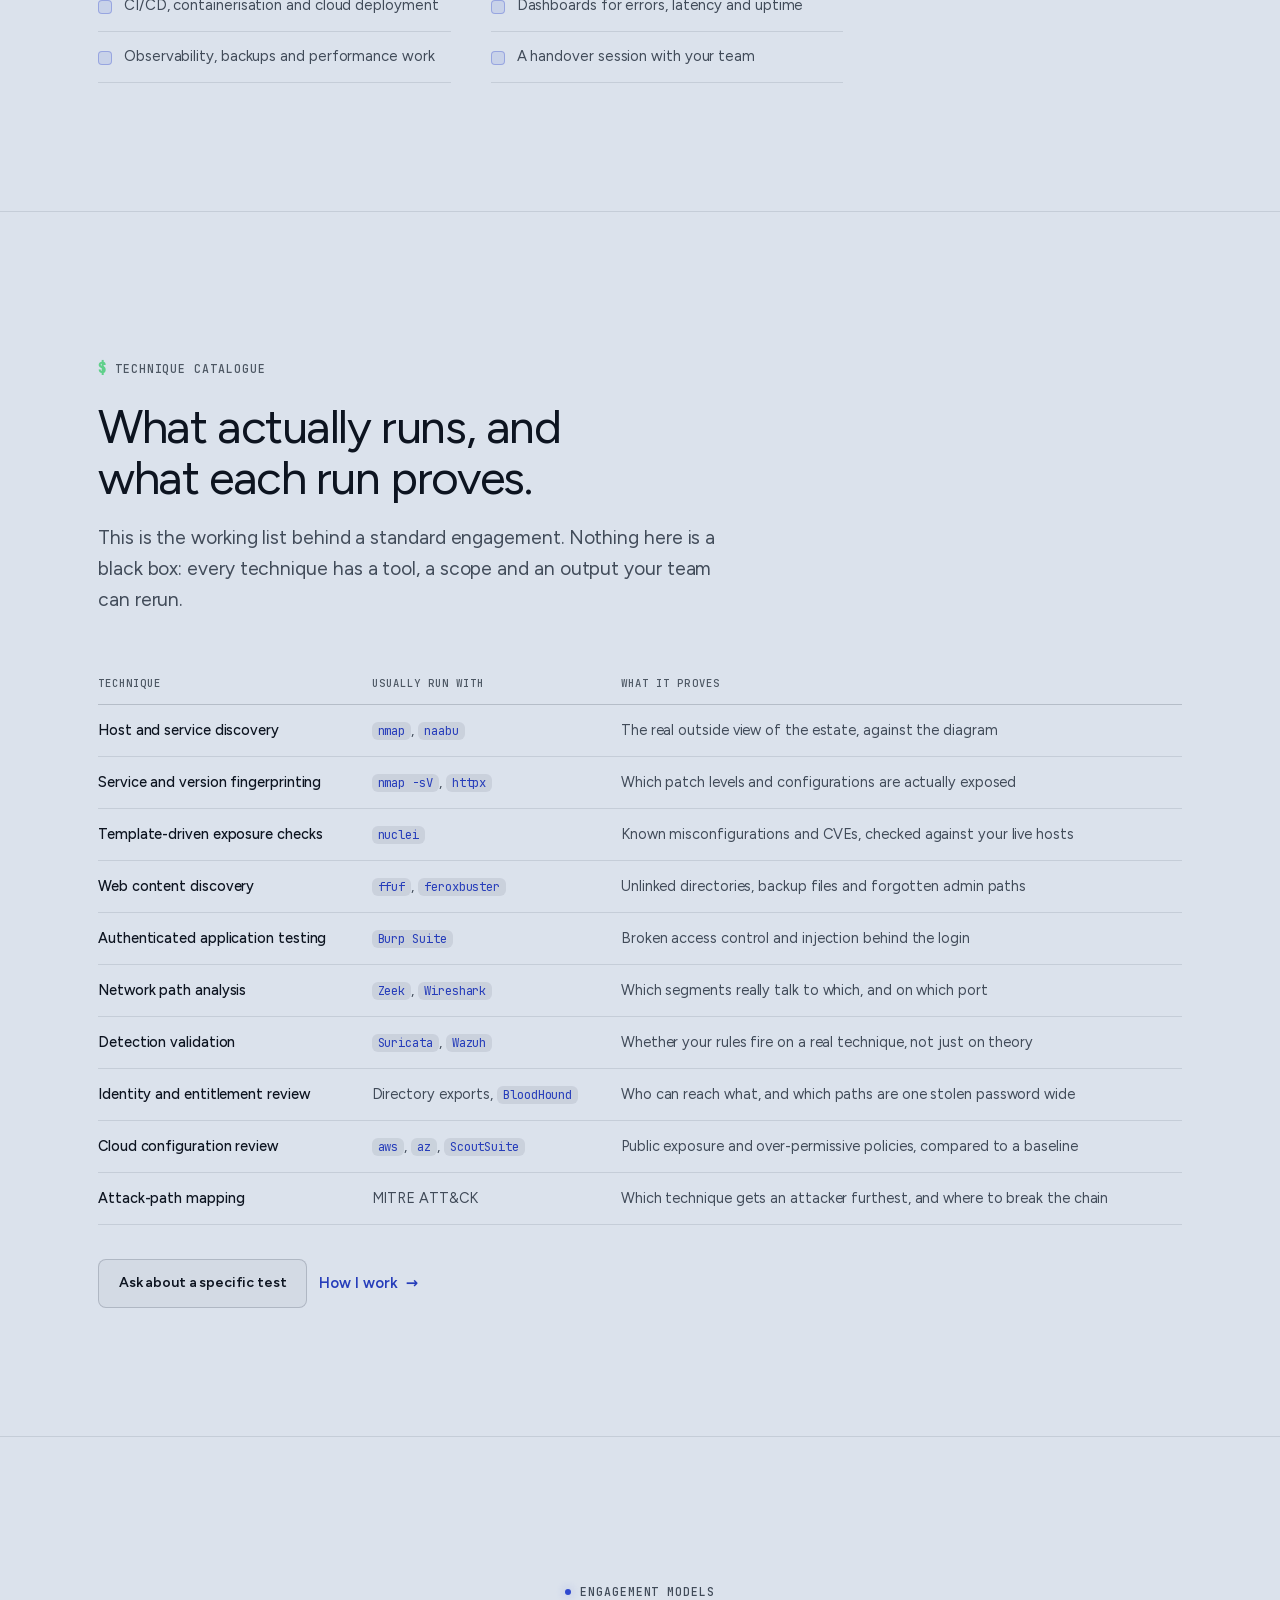
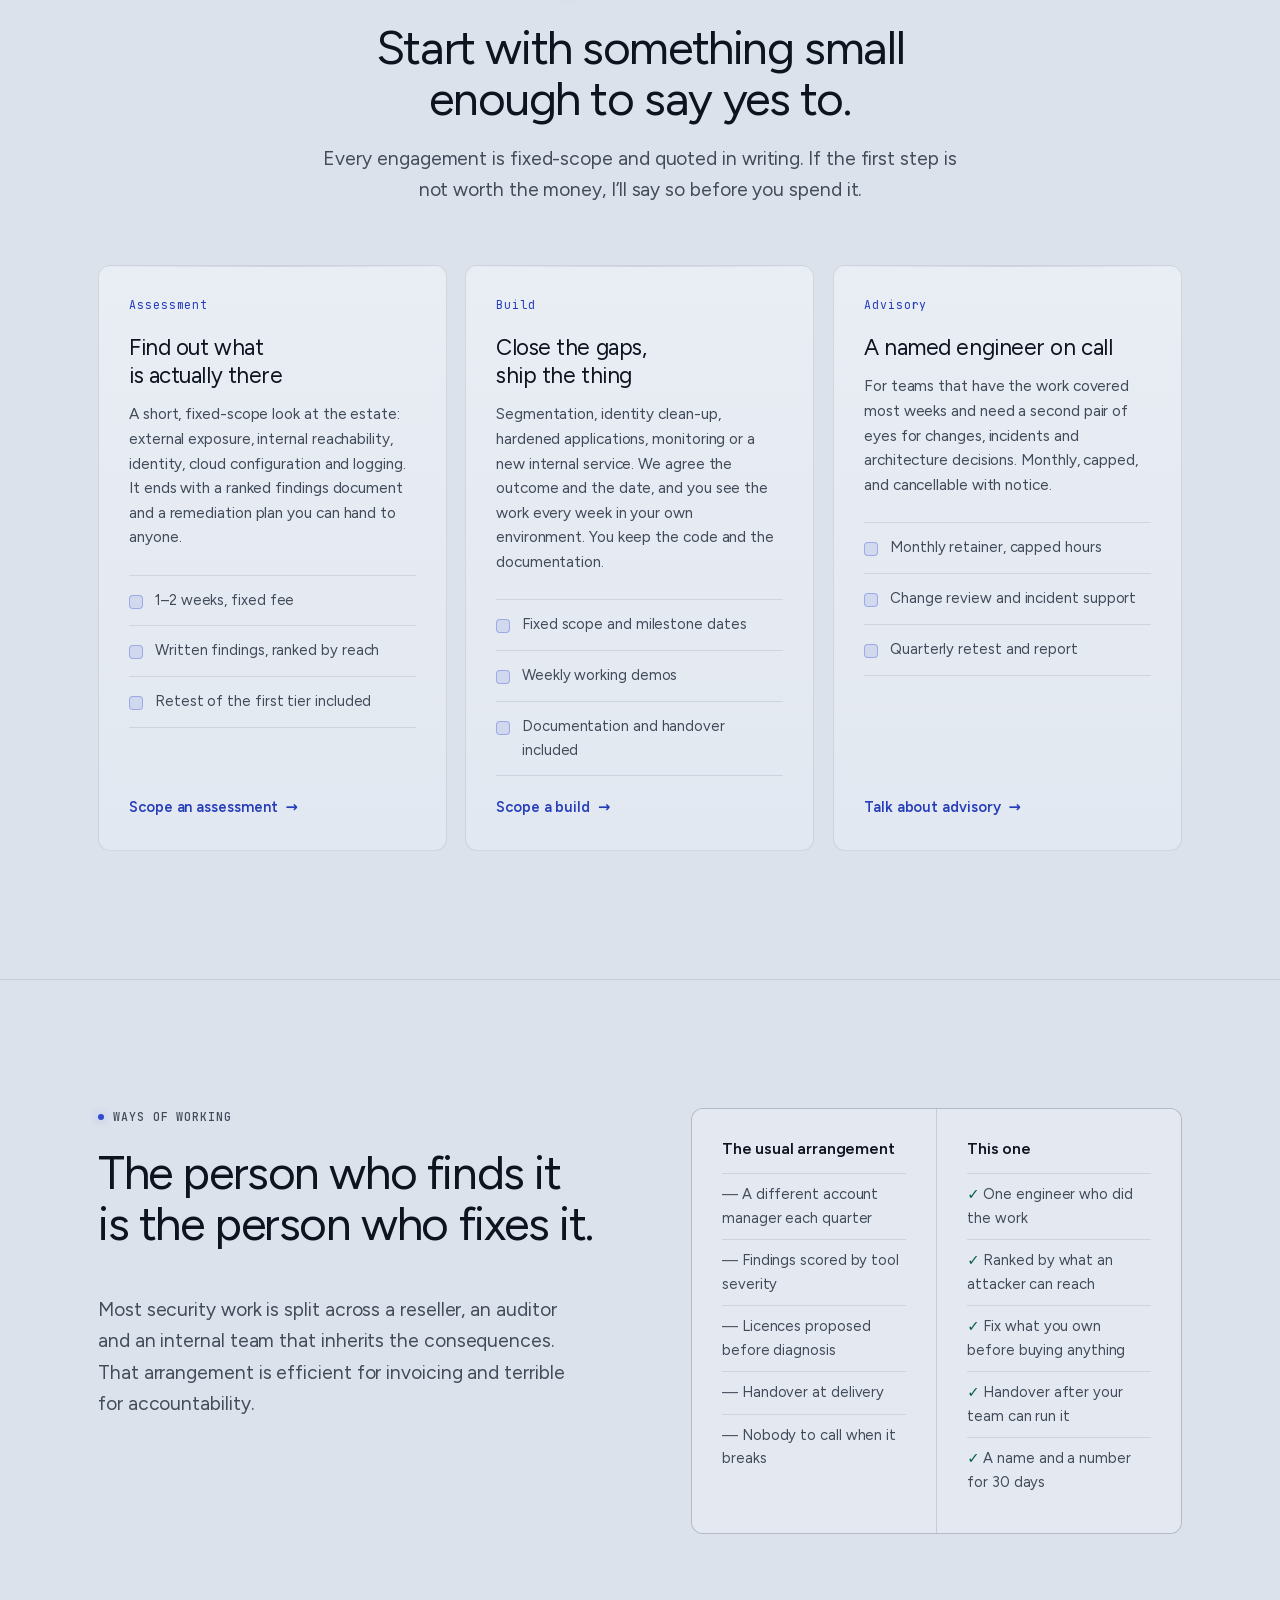
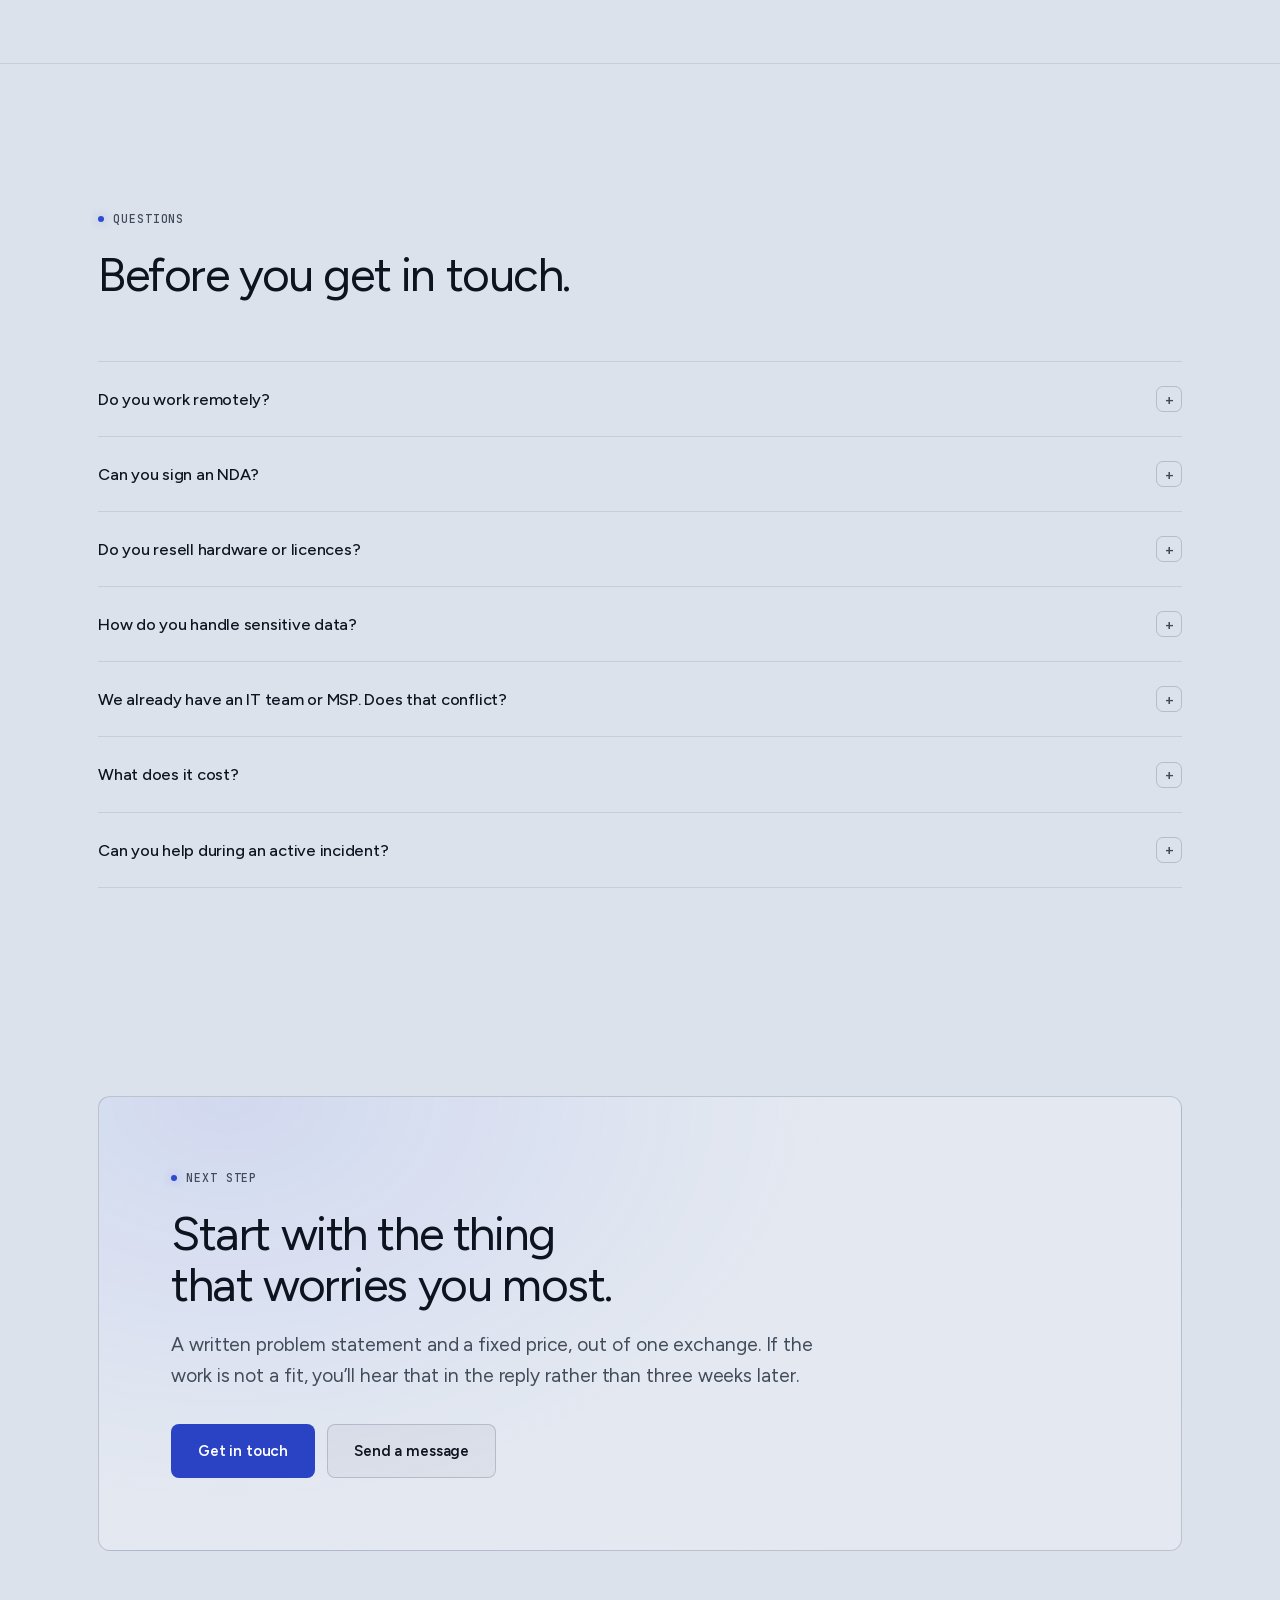
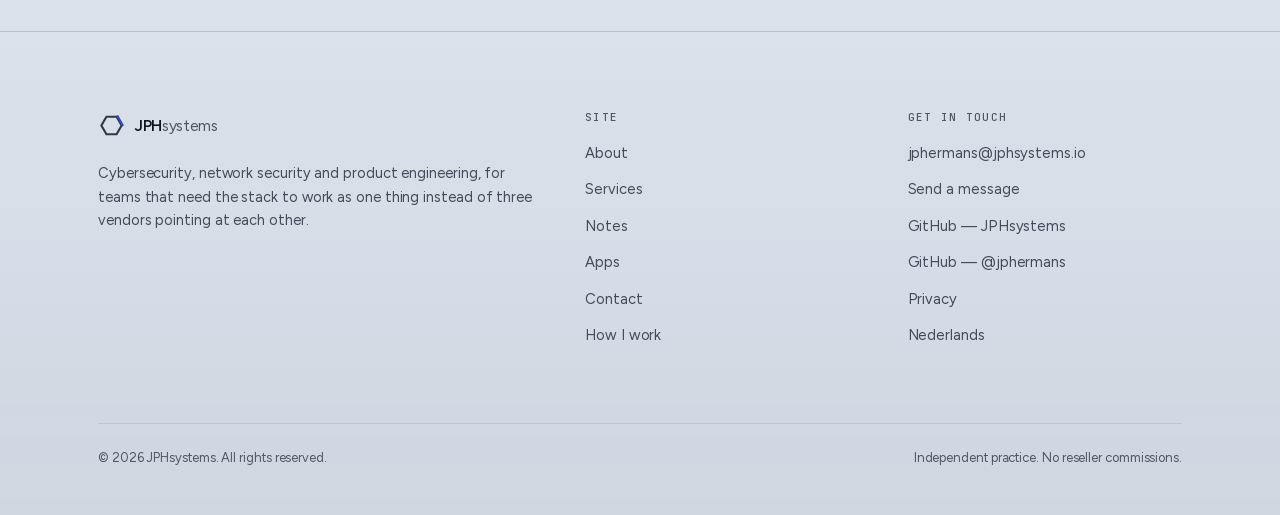
<file: services.html>
<!DOCTYPE html>
<html lang="en-GB">
<head>
<meta charset="utf-8">
<meta name="viewport" content="width=device-width, initial-scale=1">

<title>Services — Cybersecurity, Network Security &amp; App Development | JPHsystems</title>
<meta name="description" content="Fixed-scope cybersecurity assessments, network segmentation and hardening, and application development. Quoted in writing before work starts.">
<link rel="canonical" href="https://www.jphsystems.io/services">
<link rel="alternate" type="application/rss+xml" title="JPHsystems — field notes" href="notes/feed.xml">
<meta name="robots" content="index, follow, max-image-preview:large">
<meta name="author" content="JPHsystems">
<meta name="theme-color" content="#11171f">
<meta http-equiv="Content-Security-Policy" content="default-src 'self'; img-src 'self' data:; style-src 'self' 'unsafe-inline'; script-src 'self' 'sha256-5jT9jNBB+W4+XhbfRhJ+qqTr2JsvHyiT7T9K+RQsO2s='; font-src 'self'; connect-src 'self'; form-action 'self' mailto:; base-uri 'self'; object-src 'none'; upgrade-insecure-requests">
<meta name="referrer" content="strict-origin-when-cross-origin">

<!-- Open Graph -->
<meta property="og:type" content="website">
<meta property="og:site_name" content="JPHsystems">
<meta property="og:title" content="Services — security, network and software, scoped as one piece of work">
<meta property="og:description" content="Assessments, segmentation and hardening, and applications built to be operated. One engineer, fixed scope, written quote.">
<meta property="og:url" content="https://www.jphsystems.io/services">
<meta property="og:image" content="https://www.jphsystems.io/assets/img/og-default.png">
<meta property="og:image:width" content="1200">
<meta property="og:image:height" content="630">
<meta property="og:image:alt" content="JPHsystems services — cybersecurity, network security and product engineering.">
<meta property="og:locale" content="en_GB">

<!-- Twitter -->
<meta name="twitter:card" content="summary_large_image">
<meta name="twitter:title" content="Services — security, network and software, scoped as one piece of work">
<meta name="twitter:description" content="Assessments, segmentation and hardening, and applications built to be operated. One engineer, fixed scope, written quote.">
<meta name="twitter:image" content="https://www.jphsystems.io/assets/img/og-default.png">

<!-- Icons -->
<link rel="icon" href="assets/img/favicon.ico" sizes="32x32">
<link rel="icon" href="assets/img/favicon.svg" type="image/svg+xml">
<link rel="apple-touch-icon" href="assets/img/apple-touch-icon.png">
<link rel="manifest" href="assets/site.webmanifest">

<!-- Fonts, self-hosted: no third-party request, no external round-trip -->
<link rel="preload" href="assets/fonts/figtree-latin.woff2" as="font" type="font/woff2" crossorigin>
<link rel="preload" href="assets/fonts/jetbrains-mono-latin.woff2" as="font" type="font/woff2" crossorigin>
<link rel="stylesheet" href="assets/css/fonts.css?v=d13bbe71">

<script>
  (function () {
    var root = document.documentElement;
    root.classList.add("js");
    var stored = null;
    try { stored = localStorage.getItem("theme"); } catch (e) { /* storage unavailable */ }
    var theme = stored === "light" || stored === "dark"
      ? stored
      : (window.matchMedia && window.matchMedia("(prefers-color-scheme: light)").matches ? "light" : "dark");
    root.setAttribute("data-theme", theme);
    var meta = document.querySelector('meta[name="theme-color"]');
    meta.setAttribute("content", light ? "#dbe2ec" : "#11171f");
  })();
</script>
<link rel="stylesheet" href="assets/css/styles.css?v=07cee8ac">

<script type="application/ld+json">
{
  "@context": "https://schema.org",
  "@type": "FAQPage",
  "url": "https://www.jphsystems.io/services",
  "mainEntity": [
    {
      "@type": "Question",
      "name": "Do you work remotely?",
      "acceptedAnswer": {
        "@type": "Answer",
        "text": "Yes, remote-first, with screen sharing and recorded walkthroughs. On-site work is possible by arrangement for physical network changes, hardware reviews or workshops. Travel is quoted separately and agreed in advance."
      }
    },
    {
      "@type": "Question",
      "name": "Can you sign an NDA?",
      "acceptedAnswer": {
        "@type": "Answer",
        "text": "Yes. I am happy to sign yours before any detail is shared, or provide a mutual agreement. Please do not send credentials, customer data or production secrets in a first message."
      }
    },
    {
      "@type": "Question",
      "name": "Do you resell hardware or licences?",
      "acceptedAnswer": {
        "@type": "Answer",
        "text": "No. There is no commission, no quota and no partner tier. If a product is the right answer, I will say so and help you buy it directly. If the gap can be closed with configuration you already own, that comes first."
      }
    },
    {
      "@type": "Question",
      "name": "How do you handle sensitive data?",
      "acceptedAnswer": {
        "@type": "Answer",
        "text": "Collect the least data needed, transfer it encrypted, keep it in an agreed location, and delete it at the end of the engagement. Testing is scoped in writing with rules of engagement, a named contact and a stop condition."
      }
    },
    {
      "@type": "Question",
      "name": "We already have an IT team or MSP. Does that conflict?",
      "acceptedAnswer": {
        "@type": "Answer",
        "text": "No. The usual pattern is that your team keeps running the estate and I take a specific system, assessment or build. I document what I change and hand it back, rather than creating a second shadow IT function."
      }
    },
    {
      "@type": "Question",
      "name": "What does it cost?",
      "acceptedAnswer": {
        "@type": "Answer",
        "text": "It depends on the scope, which is what the first exchange is for. After that you get a written fixed price and a list of what is included. No hourly surprises, no change orders for things that were obviously in scope."
      }
    },
    {
      "@type": "Question",
      "name": "Can you help during an active incident?",
      "acceptedAnswer": {
        "@type": "Answer",
        "text": "Possibly. Say so in the subject line and include the current state, what has been done and who is coordinating. If I cannot take it, I will tell you quickly rather than leave you waiting."
      }
    }
  ]
}
</script>

<script type="application/ld+json">
{
  "@context": "https://schema.org",
  "@graph": [
    {
      "@type": "Service",
      "@id": "https://www.jphsystems.io/services#security",
      "name": "Cybersecurity assessment and hardening",
      "serviceType": "Cybersecurity",
      "description": "Penetration testing, identity and cloud configuration review, logging baseline, incident readiness, and retest after fixes.",
      "provider": { "@id": "https://www.jphsystems.io/#business" },
      "areaServed": "Worldwide"
    },
    {
      "@type": "Service",
      "@id": "https://www.jphsystems.io/services#network",
      "name": "Network security and segmentation",
      "serviceType": "Network security",
      "description": "Network discovery, VLAN and zone segmentation, firewall policy review, remote access, and flow monitoring.",
      "provider": { "@id": "https://www.jphsystems.io/#business" },
      "areaServed": "Worldwide"
    },
    {
      "@type": "Service",
      "@id": "https://www.jphsystems.io/services#engineering",
      "name": "Application and service development",
      "serviceType": "Software engineering",
      "description": "Web applications, APIs, internal tools and deployment pipelines, built with authentication, testing and observability from the start.",
      "provider": { "@id": "https://www.jphsystems.io/#business" },
      "areaServed": "Worldwide"
    }
  ]
}
</script>

<script src="assets/js/main.js?v=9b183220" defer></script>
</head>

<body>
<a class="skip-link" href="#main">Skip to content</a>

<header class="site-header">
  <div class="wrap">
    <nav class="nav" aria-label="Primary">
      <a class="brand" href="./" aria-label="JPHsystems — home">
        <svg class="brand-mark" viewBox="0 0 64 64" fill="none" aria-hidden="true" focusable="false">
          <path class="mark-body" d="M44 11.2 20 11.2 8 32 20 52.8 44 52.8 56 32Z" stroke-width="5" stroke-linejoin="round" stroke-linecap="round"/>
          <path class="mark-seam" d="M46.6 9.9 58.6 31.2" stroke-width="5" stroke-linecap="round"/>
        </svg>
        <span class="brand-name">JPH<span>systems</span></span>
      </a>

      <ul class="nav-links">
        <li><a href="./">Home</a></li>
        <li><a href="services" aria-current="page">Services</a></li>
        <li><a href="about">About</a></li>
        <li><a href="notes/">Notes</a></li>
        <li><a href="apps/">Apps</a></li>
        <li><a href="contact">Contact</a></li>
      </ul>

      <div class="nav-end">
        <button class="theme-toggle" type="button" data-theme-toggle aria-label="Switch to light theme" aria-pressed="false">
          <svg class="theme-icon theme-icon--sun" viewBox="0 0 24 24" fill="none" stroke="currentColor" stroke-width="1.8" stroke-linecap="round" aria-hidden="true" focusable="false">
            <circle cx="12" cy="12" r="3.6"/>
            <path d="M12 2.4v2.2M12 19.4v2.2M4.4 12h2.2M17.4 12h2.2M6 6l1.6 1.6M16.4 16.4l1.6 1.6M18 6l-1.6 1.6M9.6 16.4l-1.6 1.6"/>
          </svg>
          <svg class="theme-icon theme-icon--moon" viewBox="0 0 24 24" fill="none" stroke="currentColor" stroke-width="1.8" stroke-linecap="round" stroke-linejoin="round" aria-hidden="true" focusable="false">
            <path d="M20.6 14.3A8.4 8.4 0 0 1 9.7 3.6a8.5 8.5 0 1 0 10.9 10.7Z"/>
          </svg>
        </button>

        <a class="btn btn--ghost btn--sm" href="contact#enquiry">Send a message</a>
        <button class="nav-toggle" type="button" aria-expanded="false" aria-controls="mobile-menu" aria-label="Toggle navigation">
          <span></span><span></span><span></span>
        </button>
      </div>
    </nav>
  </div>

  <div class="mobile-menu" id="mobile-menu">
    <div class="wrap" style="padding-inline:0">
      <a href="./">Home</a>
      <a href="services" aria-current="page">Services</a>
      <a href="about">About</a>
      <a href="notes/">Notes</a>
      <a href="apps/">Apps</a>
      <a href="contact">Contact</a>
      <a class="btn btn--primary" href="contact#enquiry">Send a message</a>
    </div>
  </div>
</header>

<main id="main">

  <section class="page-head">
    <div class="wrap">
      <ol class="breadcrumb" aria-label="Breadcrumb">
        <li><a href="./">Home</a></li>
        <li>Services</li>
      </ol>
      <p class="eyebrow">Services</p>
      <h1>Security, network and software, scoped as one piece of work.</h1>
      <p class="lede">
        Three service lines, one engineer. Most clients start with an assessment, fix
        the first tier of findings, then keep a build or an advisory arrangement going.
        Everything is quoted in writing before any work starts.
      </p>
      <div class="btn-row">
        <a class="btn btn--primary" href="contact">Start a conversation</a>
        <a class="btn btn--ghost" href="#assessment">See engagement models</a>
      </div>
    </div>
  </section>

  <!-- ═══ 01 Cybersecurity ═══════════════════════════════════════════════ -->
  <section class="section service" id="security">
    <div class="wrap">
      <div class="service-grid">
        <div class="service-body" data-reveal>
          <p class="eyebrow">01 / Cybersecurity</p>
          <h2>Find the way in, close it, and prove it stayed closed.</h2>
          <p class="lede">
            An assessment that stops at a severity score is a shopping list for someone
            else. Mine is ranked by what an attacker could actually reach from where they got
            in, and every item comes with a fix, an owner and a retest.
          </p>

          <div class="service-cols">
            <div>
              <h3>What I do</h3>
              <ul class="spec-list">
                <li>External and internal penetration testing</li>
                <li>Web application and API testing against the OWASP Top 10</li>
                <li>Identity, MFA and privileged-access review</li>
                <li>Cloud account and configuration review</li>
                <li>Endpoint, logging and backup baseline</li>
                <li>Incident readiness and tabletop exercises</li>
              </ul>
            </div>
            <div>
              <h3>What you get</h3>
              <ul class="spec-list">
                <li>Findings ranked by reach, not scanner severity</li>
                <li>Reproduction steps and evidence for each one</li>
                <li>Remediation guidance your team can follow</li>
                <li>Retest once the first tier is fixed</li>
                <li>An incident runbook with real names and numbers</li>
                <li>A 30-day question window after handover</li>
              </ul>
            </div>
          </div>
        </div>

        <aside class="aside-card" data-reveal data-delay="1">
          <h3>At a glance</h3>
          <ul>
            <li><span>Best for</span><span>10&ndash;200 staff, no dedicated security team</span></li>
            <li><span>Typical start</span><span>1&ndash;2 week assessment</span></li>
            <li><span>Then</span><span>Fixed-scope remediation</span></li>
            <li><span>Deliverable</span><span>Findings, fixes, runbook</span></li>
            <li><span>Works with</span><span>Your IT team or MSP</span></li>
          </ul>
          <a class="btn btn--ghost btn--sm" href="contact?topic=Cybersecurity">Discuss an assessment</a>
        </aside>
      </div>
    </div>
  </section>

  <!-- ═══ 02 Network ═════════════════════════════════════════════════════ -->
  <section class="section service" id="network">
    <div class="wrap">
      <div class="service-grid">
        <div class="service-body" data-reveal>
          <p class="eyebrow">02 / Network security</p>
          <h2>Assume the laptop is already compromised.</h2>
          <p class="lede">
            Most networks are one flat plane with a firewall at the edge and a VPN bolted
            onto it, which makes every compromised endpoint a route to everything else.
            Segmentation, least-privilege policy and monitoring keep one incident from
            becoming the whole story.
          </p>

          <div class="service-cols">
            <div>
              <h3>What I do</h3>
              <ul class="spec-list">
                <li>Network discovery and an as-built diagram</li>
                <li>VLAN and zone segmentation by function and trust</li>
                <li>Firewall rule review, clean-up and least privilege</li>
                <li>VPN, ZTNA and remote-access design</li>
                <li>IDS/IPS, DNS filtering and flow monitoring</li>
                <li>Guest, Wi-Fi and backup-path isolation</li>
              </ul>
            </div>
            <div>
              <h3>What you get</h3>
              <ul class="spec-list">
                <li>A diagram that matches the equipment, not the invoice</li>
                <li>A segmentation plan ordered by risk and effort</li>
                <li>Implemented rules, tested before and after</li>
                <li>Monitoring with a named owner for each alert class</li>
                <li>Change log and rollback plan</li>
                <li>Documentation your next engineer can read</li>
              </ul>
            </div>
          </div>
        </div>

        <aside class="aside-card" data-reveal data-delay="1">
          <h3>At a glance</h3>
          <ul>
            <li><span>Best for</span><span>Office + cloud, flat VLANs, shared admin</span></li>
            <li><span>Typical start</span><span>1&ndash;3 week engagement</span></li>
            <li><span>Then</span><span>Monitoring or quarterly review</span></li>
            <li><span>Deliverable</span><span>Diagram, policy, implementation</span></li>
            <li><span>Works with</span><span>Existing firewalls and switches</span></li>
          </ul>
          <a class="btn btn--ghost btn--sm" href="contact?topic=Network%20security">Discuss your network</a>
        </aside>
      </div>
    </div>
  </section>

  <!-- ═══ 03 Engineering ═════════════════════════════════════════════════ -->
  <section class="section service" id="engineering">
    <div class="wrap">
      <div class="service-grid">
        <div class="service-body" data-reveal>
          <p class="eyebrow">03 / Apps &amp; services</p>
          <h2>Software that is still maintainable next year.</h2>
          <p class="lede">
            Internal tools, customer portals and APIs, built with authentication, tests and
            deployment from the first commit. The goal is not a demo that impresses in a
            meeting. It is a service your team can run on a quiet Tuesday.
          </p>

          <div class="service-cols">
            <div>
              <h3>What I do</h3>
              <ul class="spec-list">
                <li>Web applications and customer portals</li>
                <li>APIs, integrations and background jobs</li>
                <li>Internal tools that replace brittle spreadsheets</li>
                <li>SSO, MFA and role-based access control</li>
                <li>CI/CD, containerisation and cloud deployment</li>
                <li>Observability, backups and performance work</li>
              </ul>
            </div>
            <div>
              <h3>What you get</h3>
              <ul class="spec-list">
                <li>Working software in your repository</li>
                <li>Tests and a pipeline that runs them</li>
                <li>A threat model for the application</li>
                <li>Deployment and rollback documentation</li>
                <li>Dashboards for errors, latency and uptime</li>
                <li>A handover session with your team</li>
              </ul>
            </div>
          </div>
        </div>

        <aside class="aside-card" data-reveal data-delay="1">
          <h3>At a glance</h3>
          <ul>
            <li><span>Best for</span><span>Internal tools, portals, APIs</span></li>
            <li><span>Typical start</span><span>2&ndash;8 week build</span></li>
            <li><span>Then</span><span>Support or feature work</span></li>
            <li><span>Deliverable</span><span>App, tests, pipeline, docs</span></li>
            <li><span>Stack</span><span>TypeScript, Python, Postgres, Docker</span></li>
          </ul>
          <a class="btn btn--ghost btn--sm" href="contact?topic=Application%20development">Discuss a build</a>
        </aside>
      </div>
    </div>
  </section>

  <!-- ═══ Technique catalogue ═══════════════════════════════════════════ -->
  <section class="section section--edge" id="technique">
    <div class="wrap">
      <div class="section-head" data-reveal>
        <p class="eyebrow eyebrow--cmd">Technique catalogue</p>
        <h2>What actually runs, and what each run proves.</h2>
        <p class="lede">
          This is the working list behind a standard engagement. Nothing here is a
          black box: every technique has a tool, a scope and an output your team can
          rerun.
        </p>
      </div>

      <div class="table-scroll" data-reveal>
        <table class="data-table">
          <caption class="visually-hidden">Assessment techniques, tools and evidence</caption>
          <thead>
            <tr>
              <th scope="col">Technique</th>
              <th scope="col">Usually run with</th>
              <th scope="col">What it proves</th>
            </tr>
          </thead>
          <tbody>
            <tr>
              <td>Host and service discovery</td>
              <td><code>nmap</code>, <code>naabu</code></td>
              <td>The real outside view of the estate, against the diagram</td>
            </tr>
            <tr>
              <td>Service and version fingerprinting</td>
              <td><code>nmap -sV</code>, <code>httpx</code></td>
              <td>Which patch levels and configurations are actually exposed</td>
            </tr>
            <tr>
              <td>Template-driven exposure checks</td>
              <td><code>nuclei</code></td>
              <td>Known misconfigurations and CVEs, checked against your live hosts</td>
            </tr>
            <tr>
              <td>Web content discovery</td>
              <td><code>ffuf</code>, <code>feroxbuster</code></td>
              <td>Unlinked directories, backup files and forgotten admin paths</td>
            </tr>
            <tr>
              <td>Authenticated application testing</td>
              <td><code>Burp Suite</code></td>
              <td>Broken access control and injection behind the login</td>
            </tr>
            <tr>
              <td>Network path analysis</td>
              <td><code>Zeek</code>, <code>Wireshark</code></td>
              <td>Which segments really talk to which, and on which port</td>
            </tr>
            <tr>
              <td>Detection validation</td>
              <td><code>Suricata</code>, <code>Wazuh</code></td>
              <td>Whether your rules fire on a real technique, not just on theory</td>
            </tr>
            <tr>
              <td>Identity and entitlement review</td>
              <td>Directory exports, <code>BloodHound</code></td>
              <td>Who can reach what, and which paths are one stolen password wide</td>
            </tr>
            <tr>
              <td>Cloud configuration review</td>
              <td><code>aws</code>, <code>az</code>, <code>ScoutSuite</code></td>
              <td>Public exposure and over-permissive policies, compared to a baseline</td>
            </tr>
            <tr>
              <td>Attack-path mapping</td>
              <td>MITRE ATT&amp;CK</td>
              <td>Which technique gets an attacker furthest, and where to break the chain</td>
            </tr>
          </tbody>
        </table>
      </div>

      <div class="btn-row" style="margin-top:34px">
        <a class="btn btn--ghost" href="contact?topic=Cybersecurity">Ask about a specific test</a>
        <a class="arrow-link" href="about#principles">How I work</a>
      </div>
    </div>
  </section>

  <!-- ═══ Engagement models ══════════════════════════════════════════════ -->
  <section class="section section--edge" id="assessment">
    <div class="wrap">
      <div class="section-head section-head--center" data-reveal>
        <p class="eyebrow">Engagement Models</p>
        <h2>Start with something small enough to say yes to.</h2>
        <p class="lede">
          Every engagement is fixed-scope and quoted in writing. If the first step is not
          worth the money, I&rsquo;ll say so before you spend it.
        </p>
      </div>

      <div class="engagement-grid">
        <div class="card card--hover" data-reveal>
          <span class="card-index">Assessment</span>
          <h3>Find out what is actually there</h3>
          <p>
            A short, fixed-scope look at the estate: external exposure, internal
            reachability, identity, cloud configuration and logging. It ends with a ranked
            findings document and a remediation plan you can hand to anyone.
          </p>
          <ul class="spec-list" style="margin-top:8px">
            <li>1&ndash;2 weeks, fixed fee</li>
            <li>Written findings, ranked by reach</li>
            <li>Retest of the first tier included</li>
          </ul>
          <a class="arrow-link" href="contact?topic=Assessment">Scope an assessment</a>
        </div>

        <div class="card card--hover" data-reveal data-delay="1">
          <span class="card-index">Build</span>
          <h3>Close the gaps, ship the thing</h3>
          <p>
            Segmentation, identity clean-up, hardened applications, monitoring or a new
            internal service. We agree the outcome and the date, and you see the work every
            week in your own environment. You keep the code and the documentation.
          </p>
          <ul class="spec-list" style="margin-top:8px">
            <li>Fixed scope and milestone dates</li>
            <li>Weekly working demos</li>
            <li>Documentation and handover included</li>
          </ul>
          <a class="arrow-link" href="contact?topic=Application%20development">Scope a build</a>
        </div>

        <div class="card card--hover" data-reveal data-delay="2">
          <span class="card-index">Advisory</span>
          <h3>A named engineer on call</h3>
          <p>
            For teams that have the work covered most weeks and need a second pair of
            eyes for changes, incidents and architecture decisions. Monthly, capped, and
            cancellable with notice.
          </p>
          <ul class="spec-list" style="margin-top:8px">
            <li>Monthly retainer, capped hours</li>
            <li>Change review and incident support</li>
            <li>Quarterly retest and report</li>
          </ul>
          <a class="arrow-link" href="contact?topic=Advisory">Talk about advisory</a>
        </div>
      </div>
    </div>
  </section>

  <!-- ═══ Compare ════════════════════════════════════════════════════════ -->
  <section class="section section--edge">
    <div class="wrap">
      <div class="grid grid--split">
        <div data-reveal>
          <p class="eyebrow">Ways of working</p>
          <h2>The person who finds it is the person who fixes it.</h2>
          <p class="lede mt-l">
            Most security work is split across a reseller, an auditor and an internal team that inherits the consequences. That arrangement is efficient for invoicing and terrible for accountability.
          </p>
        </div>

        <div class="compare" data-reveal data-delay="1">
          <div>
            <h3>The usual arrangement</h3>
            <ul>
              <li>A different account manager each quarter</li>
              <li>Findings scored by tool severity</li>
              <li>Licences proposed before diagnosis</li>
              <li>Handover at delivery</li>
              <li>Nobody to call when it breaks</li>
            </ul>
          </div>
          <div class="good">
            <h3>This one</h3>
            <ul>
              <li>One engineer who did the work</li>
              <li>Ranked by what an attacker can reach</li>
              <li>Fix what you own before buying anything</li>
              <li>Handover after your team can run it</li>
              <li>A name and a number for 30 days</li>
            </ul>
          </div>
        </div>
      </div>
    </div>
  </section>

  <!-- ═══ FAQ ════════════════════════════════════════════════════════════ -->
  <section class="section section--edge">
    <div class="wrap">
      <div class="section-head" data-reveal>
        <p class="eyebrow">Questions</p>
        <h2>Before you get in touch.</h2>
      </div>

      <div class="faq" data-reveal>
        <details>
          <summary>Do you work remotely?</summary>
          <p>Yes, remote-first, with screen sharing and recorded walkthroughs. On-site work is possible by arrangement for physical network changes, hardware reviews or workshops. Travel is quoted separately and agreed in advance.</p>
        </details>
        <details>
          <summary>Can you sign an NDA?</summary>
          <p>Yes. I&rsquo;m happy to sign yours before any detail is shared, or provide a mutual agreement. Please do not send credentials, customer data or production secrets in a first message.</p>
        </details>
        <details>
          <summary>Do you resell hardware or licences?</summary>
          <p>No. There is no commission, no quota and no partner tier. If a product is the right answer, I&rsquo;ll say so and help you buy it directly. If the gap can be closed with configuration you already own, that comes first.</p>
        </details>
        <details>
          <summary>How do you handle sensitive data?</summary>
          <p>Collect the least data needed, transfer it encrypted, keep it in an agreed location, and delete it at the end of the engagement. Testing is scoped in writing with rules of engagement, a named contact and a stop condition.</p>
        </details>
        <details>
          <summary>We already have an IT team or MSP. Does that conflict?</summary>
          <p>No. The usual pattern is that your team keeps running the estate and I take a specific system, assessment or build. I document what I change and hand it back, rather than creating a second shadow IT function.</p>
        </details>
        <details>
          <summary>What does it cost?</summary>
          <p>It depends on the scope, which is what the first exchange is for. After that you get a written fixed price and a list of what is included. No hourly surprises, no change orders for things that were obviously in scope.</p>
        </details>
        <details>
          <summary>Can you help during an active incident?</summary>
          <p>Possibly. Say so in the subject line and include the current state, what has been done and who is coordinating. If I can&rsquo;t take it, I&rsquo;ll tell you quickly rather than leave you waiting.</p>
        </details>
      </div>
    </div>
  </section>

  <section class="section section--tight">
    <div class="wrap">
      <div class="cta-band" data-reveal>
        <p class="eyebrow">Next Step</p>
        <h2>Start with the thing that worries you most.</h2>
        <p class="lede">
          A written problem statement and a fixed price, out of one exchange. If the work
          is not a fit, you&rsquo;ll hear that in the reply rather than three weeks later.
        </p>
        <div class="btn-row">
          <a class="btn btn--accent btn--lg" href="contact">Get in touch</a>
          <a class="btn btn--ghost btn--lg" href="contact#enquiry">Send a message</a>
        </div>
      </div>
    </div>
  </section>

</main>

<footer class="site-footer">
  <div class="wrap">
    <div class="footer-grid">
      <div class="footer-about">
        <a class="brand" href="./">
          <svg class="brand-mark" viewBox="0 0 64 64" fill="none" aria-hidden="true" focusable="false">
            <path class="mark-body" d="M44 11.2 20 11.2 8 32 20 52.8 44 52.8 56 32Z" stroke-width="5" stroke-linejoin="round" stroke-linecap="round"/>
            <path class="mark-seam" d="M46.6 9.9 58.6 31.2" stroke-width="5" stroke-linecap="round"/>
          </svg>
          <span class="brand-name">JPH<span>systems</span></span>
        </a>
        <p>
          Cybersecurity, network security and product engineering, for teams that need
          the stack to work as one thing instead of three vendors pointing at each
          other.
        </p>
      </div>

      <div class="footer-col">
        <h2>Site</h2>
        <ul>
          <li><a href="about">About</a></li>
          <li><a href="services">Services</a></li>
          <li><a href="notes/">Notes</a></li>
          <li><a href="apps/">Apps</a></li>
          <li><a href="contact">Contact</a></li>
          <li><a href="about#principles">How I work</a></li>
        </ul>
      </div>

      <div class="footer-col">
        <h2>Get in touch</h2>
        <ul>
          <li><a href="mailto:jphermans@jphsystems.io">jphermans@jphsystems.io</a></li>
          <li><a href="contact#enquiry">Send a message</a></li>
          <li><a href="https://github.com/JPHsystems-io" rel="me noopener" target="_blank">GitHub &mdash; JPHsystems</a></li>
          <li><a href="https://github.com/jphermans" rel="me noopener" target="_blank">GitHub &mdash; @jphermans</a></li>
          <li><a href="privacy">Privacy</a></li>
          <li><a href="nl/" hreflang="nl" lang="nl">Nederlands</a></li>
        </ul>
      </div>
    </div>

    <div class="footer-bottom">
      <p>&copy; <span data-year>2026</span> JPHsystems. All rights reserved.</p>
      <p>Independent practice. No reseller commissions.</p>
    </div>
  </div>
</footer>

</body>
</html>
</file>
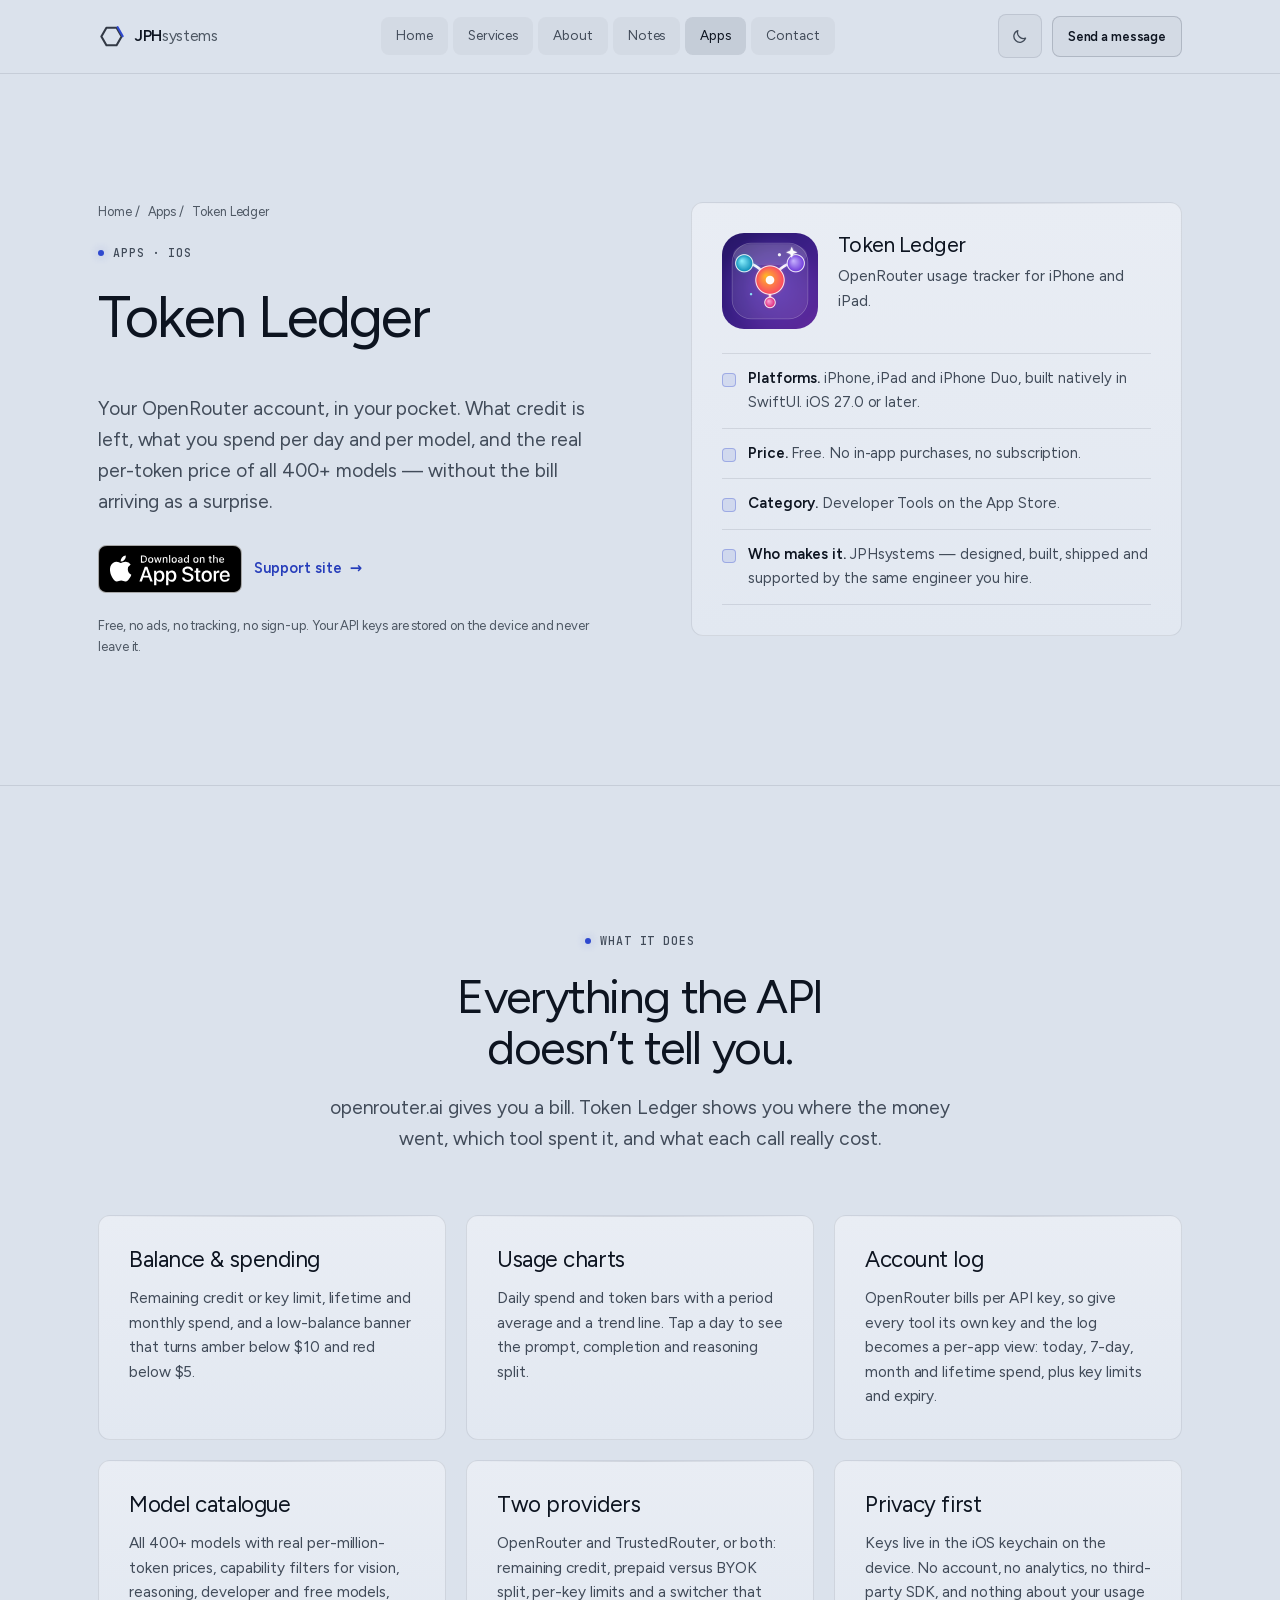
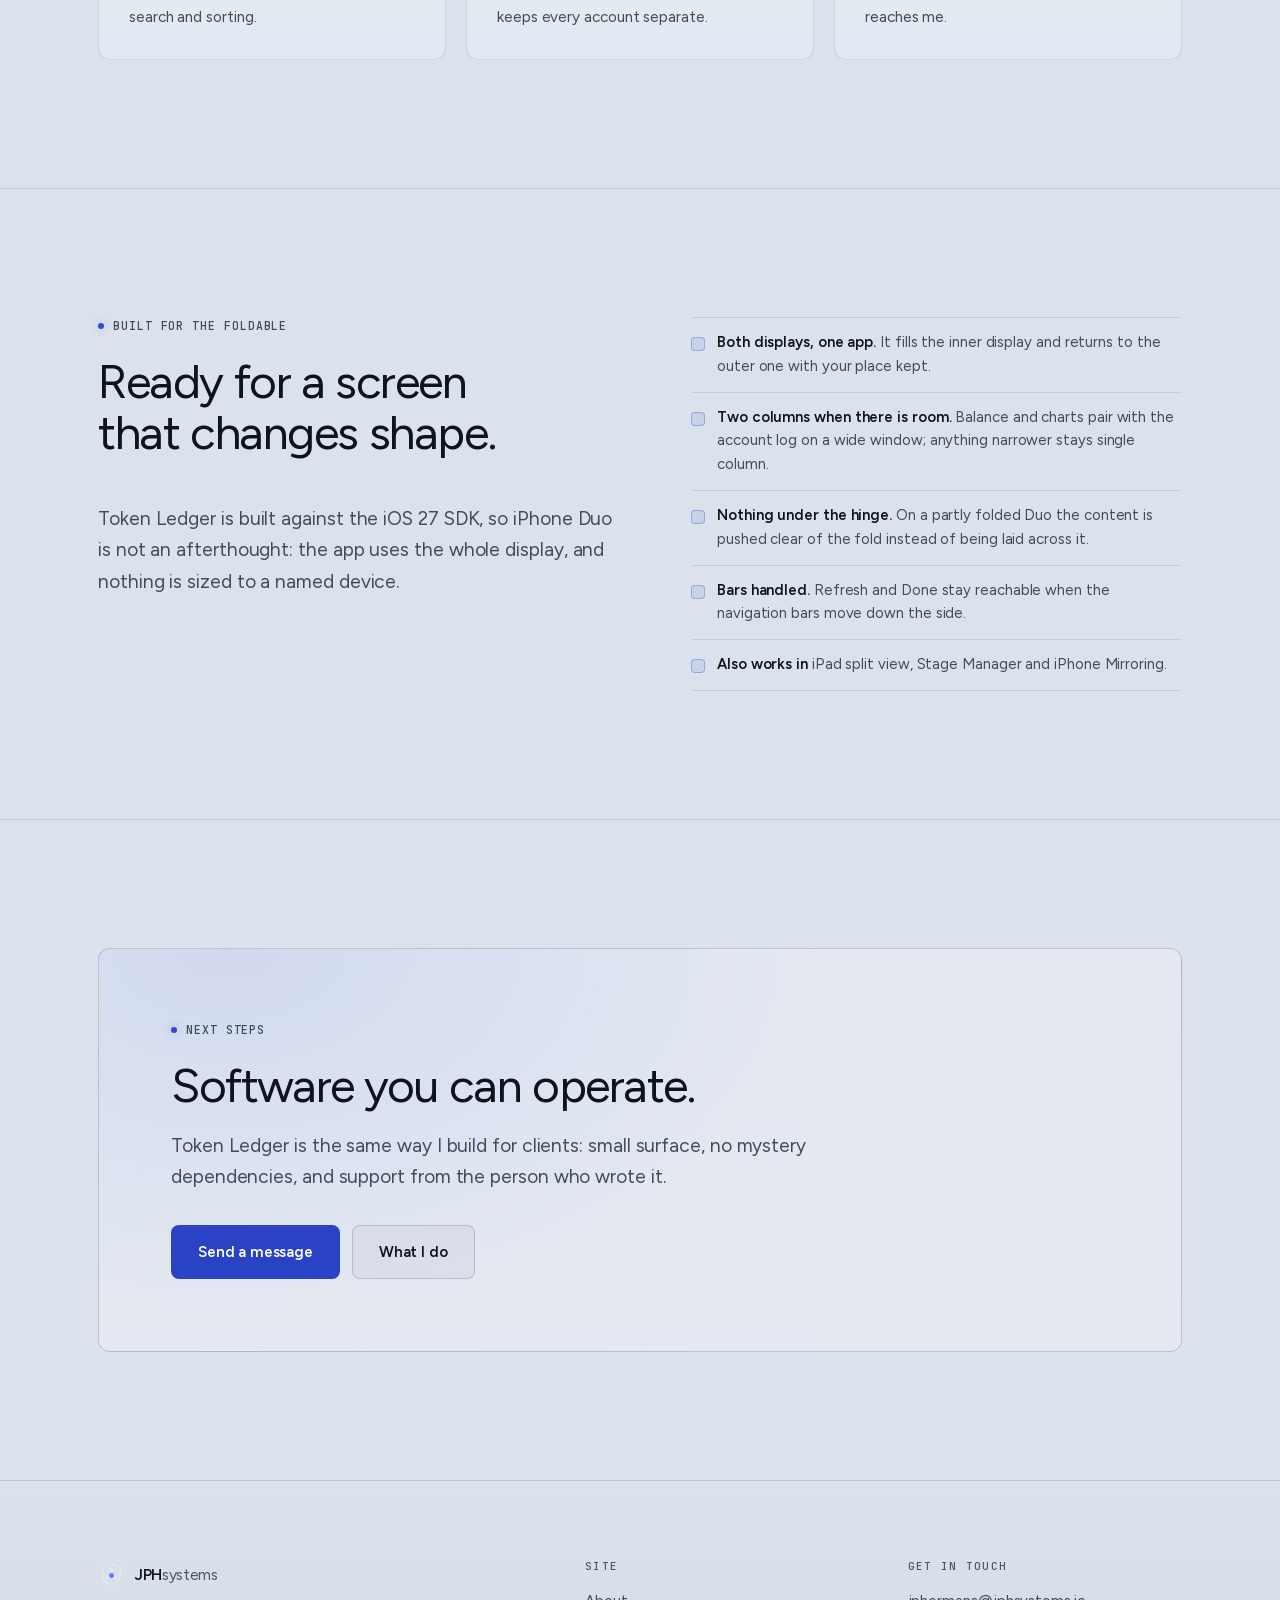
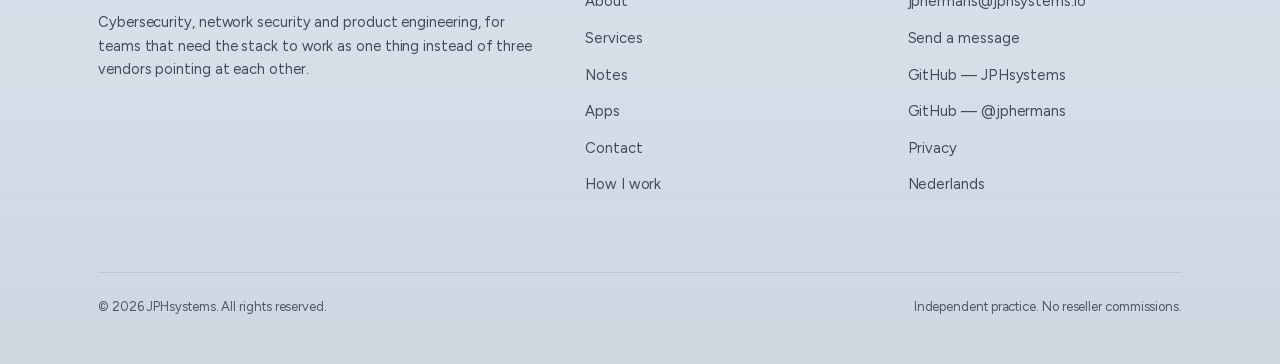
<file: token-ledger.html>
<!DOCTYPE html>
<html lang="en-GB">
<head>
<meta charset="utf-8">
<meta name="viewport" content="width=device-width, initial-scale=1">

<title>Token Ledger — OpenRouter usage tracker | JPHsystems</title>
<meta name="description" content="Token Ledger shows what your OpenRouter account really spends: remaining credit, daily and per-model usage, per-key logs and live per-token prices.">
<link rel="canonical" href="https://www.jphsystems.io/token-ledger">
<link rel="alternate" type="application/rss+xml" title="JPHsystems — field notes" href="notes/feed.xml">
<meta name="robots" content="index, follow, max-image-preview:large">
<meta name="author" content="JPHsystems">
<meta name="theme-color" content="#11171f">
<meta http-equiv="Content-Security-Policy" content="default-src 'self'; img-src 'self' data:; style-src 'self' 'unsafe-inline'; script-src 'self' 'sha256-5jT9jNBB+W4+XhbfRhJ+qqTr2JsvHyiT7T9K+RQsO2s='; font-src 'self'; connect-src 'self'; form-action 'self' mailto:; base-uri 'self'; object-src 'none'; upgrade-insecure-requests">
<meta name="referrer" content="strict-origin-when-cross-origin">

<!-- Open Graph -->
<meta property="og:type" content="website">
<meta property="og:site_name" content="JPHsystems">
<meta property="og:title" content="Token Ledger — OpenRouter usage tracker for iPhone and iPad">
<meta property="og:description" content="Remaining credit, daily spend, per-key logs and real per-token prices for all 400+ OpenRouter models. Free, no ads, no tracking.">
<meta property="og:url" content="https://www.jphsystems.io/token-ledger">
<meta property="og:image" content="https://www.jphsystems.io/assets/img/og-token-ledger.png">
<meta property="og:image:width" content="1200">
<meta property="og:image:height" content="630">
<meta property="og:image:alt" content="Token Ledger, the OpenRouter usage tracker for iPhone and iPad.">
<meta property="og:locale" content="en_GB">

<!-- Twitter -->
<meta name="twitter:card" content="summary_large_image">
<meta name="twitter:title" content="Token Ledger — OpenRouter usage tracker for iPhone and iPad">
<meta name="twitter:description" content="Remaining credit, daily spend, per-key logs and real per-token prices for all 400+ OpenRouter models. Free, no ads, no tracking.">
<meta name="twitter:image" content="https://www.jphsystems.io/assets/img/og-token-ledger.png">

<!-- Icons -->
<link rel="icon" href="assets/img/favicon.ico" sizes="32x32">
<link rel="icon" href="assets/img/favicon.svg" type="image/svg+xml">
<link rel="apple-touch-icon" href="assets/img/apple-touch-icon.png">
<link rel="manifest" href="assets/site.webmanifest">

<!-- Fonts, self-hosted: no third-party request, no external round-trip -->
<link rel="preload" href="assets/fonts/figtree-latin.woff2" as="font" type="font/woff2" crossorigin>
<link rel="preload" href="assets/fonts/jetbrains-mono-latin.woff2" as="font" type="font/woff2" crossorigin>
<link rel="stylesheet" href="assets/css/fonts.css?v=d13bbe71">

<!-- Marks JS as available so scroll-reveal styles apply. Without this the
     [data-reveal] sections render immediately, which is the correct fallback. -->
<script>
  (function () {
    var root = document.documentElement;
    root.classList.add("js");
    var stored = null;
    try { stored = localStorage.getItem("theme"); } catch (e) { /* storage unavailable */ }
    var theme = stored === "light" || stored === "dark"
      ? stored
      : (window.matchMedia && window.matchMedia("(prefers-color-scheme: light)").matches ? "light" : "dark");
    root.setAttribute("data-theme", theme);
    var meta = document.querySelector('meta[name="theme-color"]');
    meta.setAttribute("content", light ? "#dbe2ec" : "#11171f");
  })();
</script>
<link rel="stylesheet" href="assets/css/styles.css?v=07cee8ac">

<script type="application/ld+json">
{
  "@context": "https://schema.org",
  "@graph": [
    {
      "@type": "SoftwareApplication",
      "name": "Token Ledger",
      "applicationCategory": "DeveloperApplication",
      "operatingSystem": "iOS 27.0 or later",
      "url": "https://www.jphsystems.io/token-ledger",
      "image": "https://www.jphsystems.io/assets/img/app-token-ledger.png",
      "description": "Token Ledger tracks an OpenRouter account: remaining credit, daily and per-model spend, per-key usage logs and live per-token prices for 400+ models. Keys stay on the device.",
      "offers": { "@type": "Offer", "price": "0", "priceCurrency": "EUR" },
      "author": {
        "@type": "Organization",
        "name": "JPHsystems",
        "url": "https://www.jphsystems.io/"
      },
      "downloadUrl": "https://apps.apple.com/app/id6809165525",
      "softwareVersion": "1.0",
      "inLanguage": "en"
    },
    {
      "@type": "BreadcrumbList",
      "itemListElement": [
        { "@type": "ListItem", "position": 1, "name": "Home", "item": "https://www.jphsystems.io/" },
        { "@type": "ListItem", "position": 2, "name": "Apps", "item": "https://www.jphsystems.io/#apps" },
        { "@type": "ListItem", "position": 3, "name": "Token Ledger", "item": "https://www.jphsystems.io/token-ledger" }
      ]
    }
  ]
}
</script>

<script src="assets/js/main.js?v=9b183220" defer></script>
</head>

<body>
<a class="skip-link" href="#main">Skip to content</a>

<header class="site-header">
  <div class="wrap">
    <nav class="nav" aria-label="Primary">
      <a class="brand" href="./" aria-label="JPHsystems — home">
        <svg class="brand-mark" viewBox="0 0 64 64" fill="none" aria-hidden="true" focusable="false">
          <path class="mark-body" d="M44 11.2 20 11.2 8 32 20 52.8 44 52.8 56 32Z" stroke-width="5" stroke-linejoin="round" stroke-linecap="round"/>
          <path class="mark-seam" d="M46.6 9.9 58.6 31.2" stroke-width="5" stroke-linecap="round"/>
        </svg>
        <span class="brand-name">JPH<span>systems</span></span>
      </a>

      <ul class="nav-links">
        <li><a href="./">Home</a></li>
        <li><a href="services">Services</a></li>
        <li><a href="about">About</a></li>
        <li><a href="notes/">Notes</a></li>
        <li><a href="apps/" aria-current="page">Apps</a></li>
        <li><a href="contact">Contact</a></li>
      </ul>

      <div class="nav-end">
        <button class="theme-toggle" type="button" data-theme-toggle aria-label="Switch to light theme" aria-pressed="false">
          <svg class="theme-icon theme-icon--sun" viewBox="0 0 24 24" fill="none" stroke="currentColor" stroke-width="1.8" stroke-linecap="round" aria-hidden="true" focusable="false">
            <circle cx="12" cy="12" r="3.6"/>
            <path d="M12 2.4v2.2M12 19.4v2.2M4.4 12h2.2M17.4 12h2.2M6 6l1.6 1.6M16.4 16.4l1.6 1.6M18 6l-1.6 1.6M9.6 16.4l-1.6 1.6"/>
          </svg>
          <svg class="theme-icon theme-icon--moon" viewBox="0 0 24 24" fill="none" stroke="currentColor" stroke-width="1.8" stroke-linecap="round" stroke-linejoin="round" aria-hidden="true" focusable="false">
            <path d="M20.6 14.3A8.4 8.4 0 0 1 9.7 3.6a8.5 8.5 0 1 0 10.9 10.7Z"/>
          </svg>
        </button>

        <a class="btn btn--ghost btn--sm" href="contact#enquiry">Send a message</a>
        <button class="nav-toggle" type="button" aria-expanded="false" aria-controls="mobile-menu" aria-label="Toggle navigation">
          <span></span><span></span><span></span>
        </button>
      </div>
    </nav>
  </div>

  <div class="mobile-menu" id="mobile-menu">
    <div class="wrap" style="padding-inline:0">
      <a href="./">Home</a>
      <a href="services">Services</a>
      <a href="about">About</a>
      <a href="notes/">Notes</a>
      <a href="apps/" aria-current="page">Apps</a>
      <a href="contact">Contact</a>
      <a class="btn btn--primary" href="contact#enquiry">Send a message</a>
    </div>
  </div>
</header>

<main id="main">

  <section class="section section--edge">
    <div class="wrap">
      <div class="grid grid--split">
        <div data-reveal>
          <ol class="breadcrumb" aria-label="Breadcrumb">
            <li><a href="./">Home</a></li>
            <li><a href="apps/">Apps</a></li>
            <li>Token Ledger</li>
          </ol>
          <p class="eyebrow">Apps · iOS</p>
          <h1>Token Ledger</h1>
          <p class="lede mt-l">
            Your OpenRouter account, in your pocket. What credit is left, what you
            spend per day and per model, and the real per-token price of all 400+
            models &mdash; without the bill arriving as a surprise.
          </p>
          <div class="btn-row" style="margin-top:28px">
            <a class="app-store-badge" href="https://apps.apple.com/be/app/token-ledger/id6809165525" rel="noopener" target="_blank">
              <img class="app-store-badge__on-dark" src="assets/img/app-store-badge-white.svg" alt="Download Token Ledger on the App Store" width="144" height="48" decoding="async">
              <img class="app-store-badge__on-light" src="assets/img/app-store-badge-black.svg" alt="Download Token Ledger on the App Store" width="144" height="48" decoding="async">
            </a>
            <a class="arrow-link" href="https://jphermans.github.io/OpenRouter-Tracker-Support/" rel="noopener" target="_blank">Support site</a>
          </div>
          <p class="form-note" style="margin-top:22px">
            Free, no ads, no tracking, no sign-up. Your API keys are stored on the
            device and never leave it.
          </p>
        </div>

        <div class="card" data-reveal data-delay="1">
          <div style="display:flex; gap:20px; align-items:flex-start">
            <img src="assets/img/app-token-ledger.png" alt="Token Ledger app icon" width="96" height="96"
                 decoding="async" style="width:96px; height:96px; border-radius:22px; flex:none">
            <div>
              <h2 style="margin:0; font-size:1.35rem">Token Ledger</h2>
              <p style="margin:8px 0 0">OpenRouter usage tracker for iPhone and iPad.</p>
            </div>
          </div>
          <ul class="spec-list">
            <li><span><strong>Platforms.</strong> iPhone, iPad and iPhone Duo, built natively in SwiftUI. iOS 27.0 or later.</span></li>
            <li><span><strong>Price.</strong> Free. No in-app purchases, no subscription.</span></li>
            <li><span><strong>Category.</strong> Developer Tools on the App Store.</span></li>
            <li><span><strong>Who makes it.</strong> JPHsystems &mdash; designed, built, shipped and supported by the same engineer you hire.</span></li>
          </ul>
        </div>
      </div>
    </div>
  </section>

  <section class="section section--edge">
    <div class="wrap">
      <div class="section-head section-head--center" data-reveal>
        <p class="eyebrow">What it does</p>
        <h2>Everything the API doesn&rsquo;t tell you.</h2>
        <p class="lede">
          openrouter.ai gives you a bill. Token Ledger shows you where the money
          went, which tool spent it, and what each call really cost.
        </p>
      </div>

      <div class="grid grid--3" style="margin-top:40px">
        <div class="card" data-reveal>
          <h3 style="margin-top:0">Balance &amp; spending</h3>
          <p>Remaining credit or key limit, lifetime and monthly spend, and a low-balance
             banner that turns amber below $10 and red below $5.</p>
        </div>
        <div class="card" data-reveal data-delay="1">
          <h3 style="margin-top:0">Usage charts</h3>
          <p>Daily spend and token bars with a period average and a trend line. Tap a day
             to see the prompt, completion and reasoning split.</p>
        </div>
        <div class="card" data-reveal data-delay="2">
          <h3 style="margin-top:0">Account log</h3>
          <p>OpenRouter bills per API key, so give every tool its own key and the log becomes
             a per-app view: today, 7-day, month and lifetime spend, plus key limits and expiry.</p>
        </div>
        <div class="card" data-reveal>
          <h3 style="margin-top:0">Model catalogue</h3>
          <p>All 400+ models with real per-million-token prices, capability filters for vision,
             reasoning, developer and free models, search and sorting.</p>
        </div>
        <div class="card" data-reveal data-delay="1">
          <h3 style="margin-top:0">Two providers</h3>
          <p>OpenRouter and TrustedRouter, or both: remaining credit, prepaid versus BYOK split,
             per-key limits and a switcher that keeps every account separate.</p>
        </div>
        <div class="card" data-reveal data-delay="2">
          <h3 style="margin-top:0">Privacy first</h3>
          <p>Keys live in the iOS keychain on the device. No account, no analytics, no third-party
             SDK, and nothing about your usage reaches me.</p>
        </div>
      </div>
    </div>
  </section>

  <section class="section section--edge">
    <div class="wrap">
      <div class="grid grid--split">
        <div data-reveal>
          <p class="eyebrow">Built for the foldable</p>
          <h2>Ready for a screen that changes shape.</h2>
          <p class="lede mt-l">
            Token Ledger is built against the iOS 27 SDK, so iPhone Duo is not an
            afterthought: the app uses the whole display, and nothing is sized to a
            named device.
          </p>
        </div>
        <div data-reveal data-delay="1">
          <ul class="spec-list" style="margin-top:0">
            <li><span><strong>Both displays, one app.</strong> It fills the inner display and returns to the outer one with your place kept.</span></li>
            <li><span><strong>Two columns when there is room.</strong> Balance and charts pair with the account log on a wide window; anything narrower stays single column.</span></li>
            <li><span><strong>Nothing under the hinge.</strong> On a partly folded Duo the content is pushed clear of the fold instead of being laid across it.</span></li>
            <li><span><strong>Bars handled.</strong> Refresh and Done stay reachable when the navigation bars move down the side.</span></li>
            <li><span><strong>Also works in</strong> iPad split view, Stage Manager and iPhone Mirroring.</span></li>
          </ul>
        </div>
      </div>
    </div>
  </section>

  <section class="section section--edge">
    <div class="wrap">
      <div class="cta-band" data-reveal>
        <p class="eyebrow">Next steps</p>
        <h2>Software you can operate.</h2>
        <p class="lede">
          Token Ledger is the same way I build for clients: small surface, no mystery
          dependencies, and support from the person who wrote it.
        </p>
        <div class="btn-row">
          <a class="btn btn--accent btn--lg" href="contact#enquiry">Send a message</a>
          <a class="btn btn--ghost btn--lg" href="./#services">What I do</a>
        </div>
      </div>
    </div>
  </section>

</main>

<footer class="site-footer">
  <div class="wrap">
    <div class="footer-grid">
      <div class="footer-about">
        <a class="brand" href="./">
          <svg class="brand-mark" viewBox="0 0 32 32" fill="none" aria-hidden="true" focusable="false">
            <path d="M16 3.2 26.4 6.9v9.5c0 6.2-4.3 10.6-10.4 12.4C9.9 27 5.6 22.6 5.6 16.4V6.9L16 3.2Z" stroke="rgba(255,255,255,.34)" stroke-width="1.3" stroke-linejoin="round"/>
            <path d="M16 10.4v4.5M12.2 19.1l2.9-2.2M19.8 19.1l-2.9-2.2" stroke="rgba(255,255,255,.30)" stroke-width="1.2" stroke-linecap="round"/>
            <circle cx="16" cy="17.2" r="2.9" fill="#5b7cfa"/>
            <circle cx="16" cy="9.4" r="2.1" fill="#eef1f5" opacity=".55"/>
            <circle cx="11.2" cy="20.2" r="2.1" fill="#eef1f5" opacity=".55"/>
            <circle cx="20.8" cy="20.2" r="2.1" fill="#eef1f5" opacity=".55"/>
          </svg>
          <span class="brand-name">JPH<span>systems</span></span>
        </a>
        <p>
          Cybersecurity, network security and product engineering, for teams that need
          the stack to work as one thing instead of three vendors pointing at each
          other.
        </p>
      </div>

      <div class="footer-col">
        <h2>Site</h2>
        <ul>
          <li><a href="about">About</a></li>
          <li><a href="services">Services</a></li>
          <li><a href="notes/">Notes</a></li>
          <li><a href="apps/">Apps</a></li>
          <li><a href="contact">Contact</a></li>
          <li><a href="about#principles">How I work</a></li>
        </ul>
      </div>

      <div class="footer-col">
        <h2>Get in touch</h2>
        <ul>
          <li><a href="mailto:jphermans@jphsystems.io">jphermans@jphsystems.io</a></li>
          <li><a href="contact#enquiry">Send a message</a></li>
          <li><a href="https://github.com/JPHsystems-io" rel="me noopener" target="_blank">GitHub &mdash; JPHsystems</a></li>
          <li><a href="https://github.com/jphermans" rel="me noopener" target="_blank">GitHub &mdash; @jphermans</a></li>
          <li><a href="privacy">Privacy</a></li>
          <li><a href="nl/" hreflang="nl" lang="nl">Nederlands</a></li>
        </ul>
      </div>
    </div>

    <div class="footer-bottom">
      <p>&copy; <span data-year>2026</span> JPHsystems. All rights reserved.</p>
      <p>Independent practice. No reseller commissions.</p>
    </div>
  </div>
</footer>

</body>
</html>
</file>
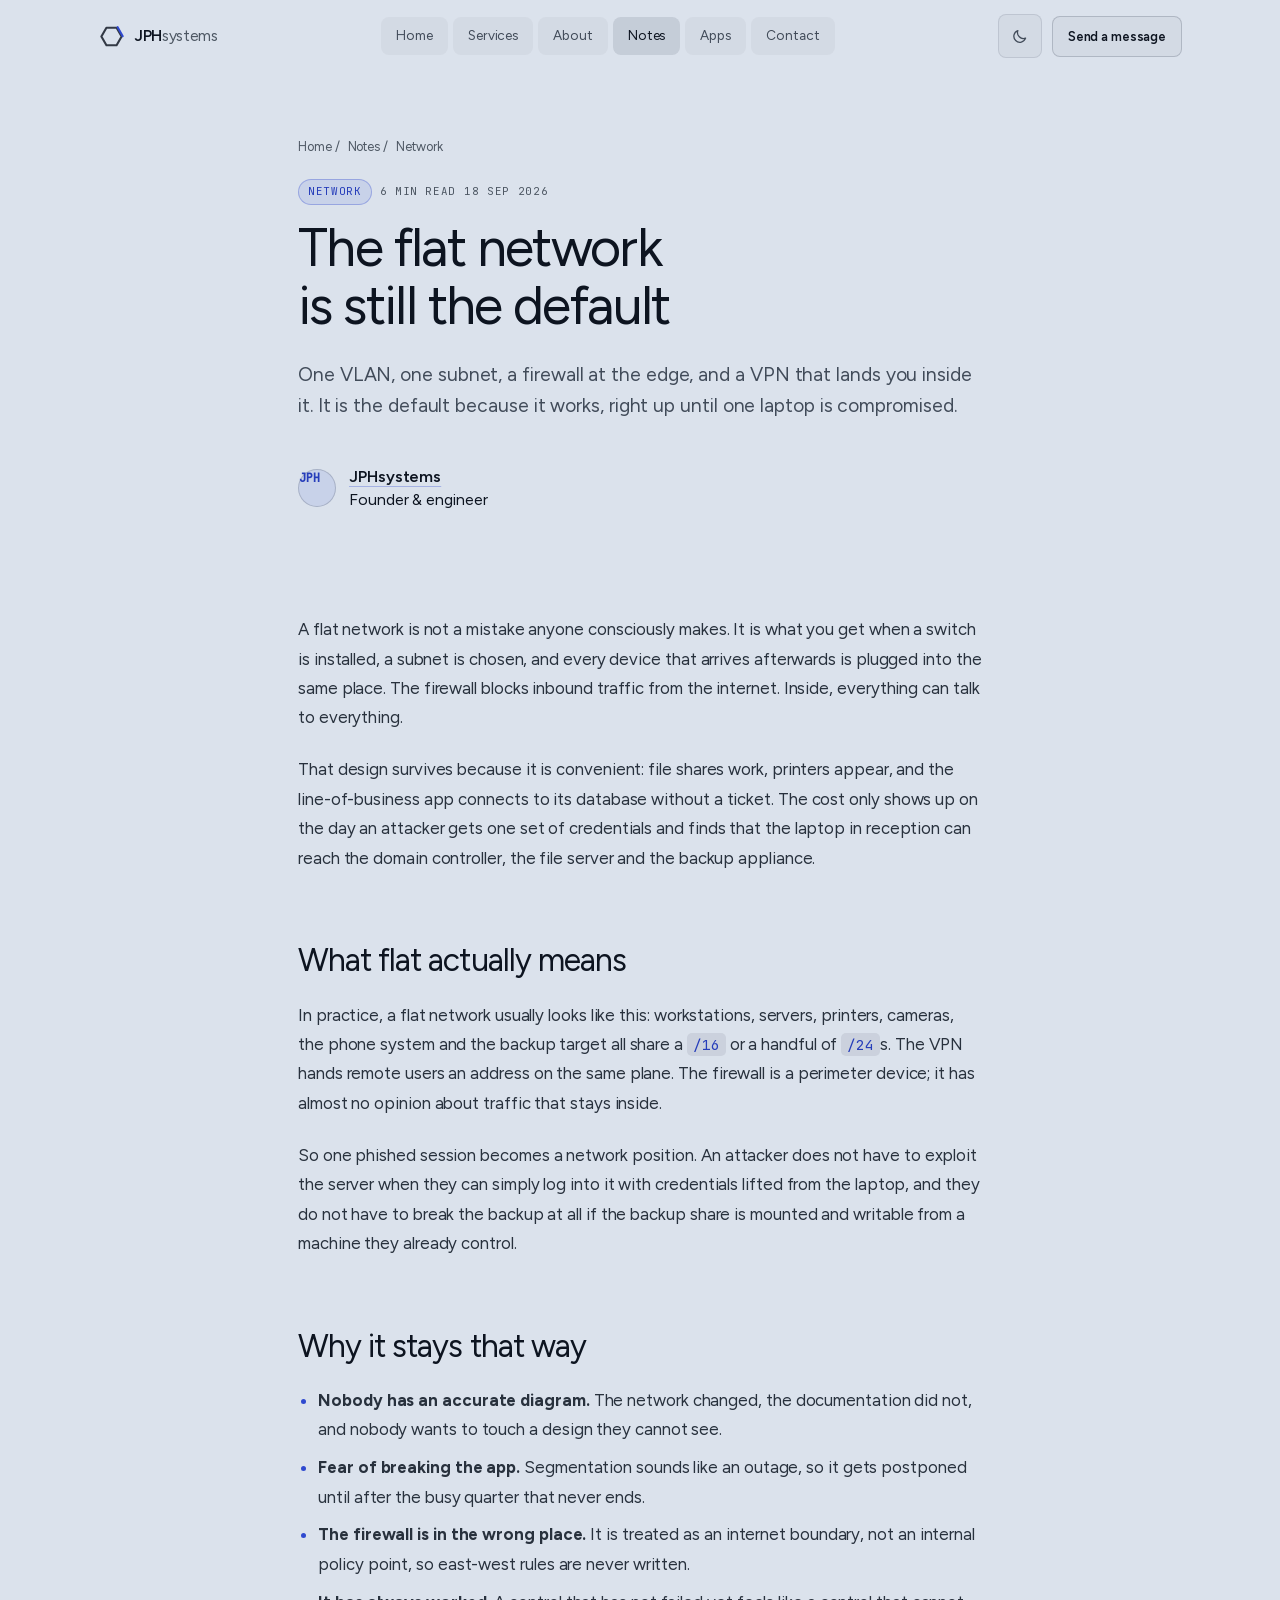
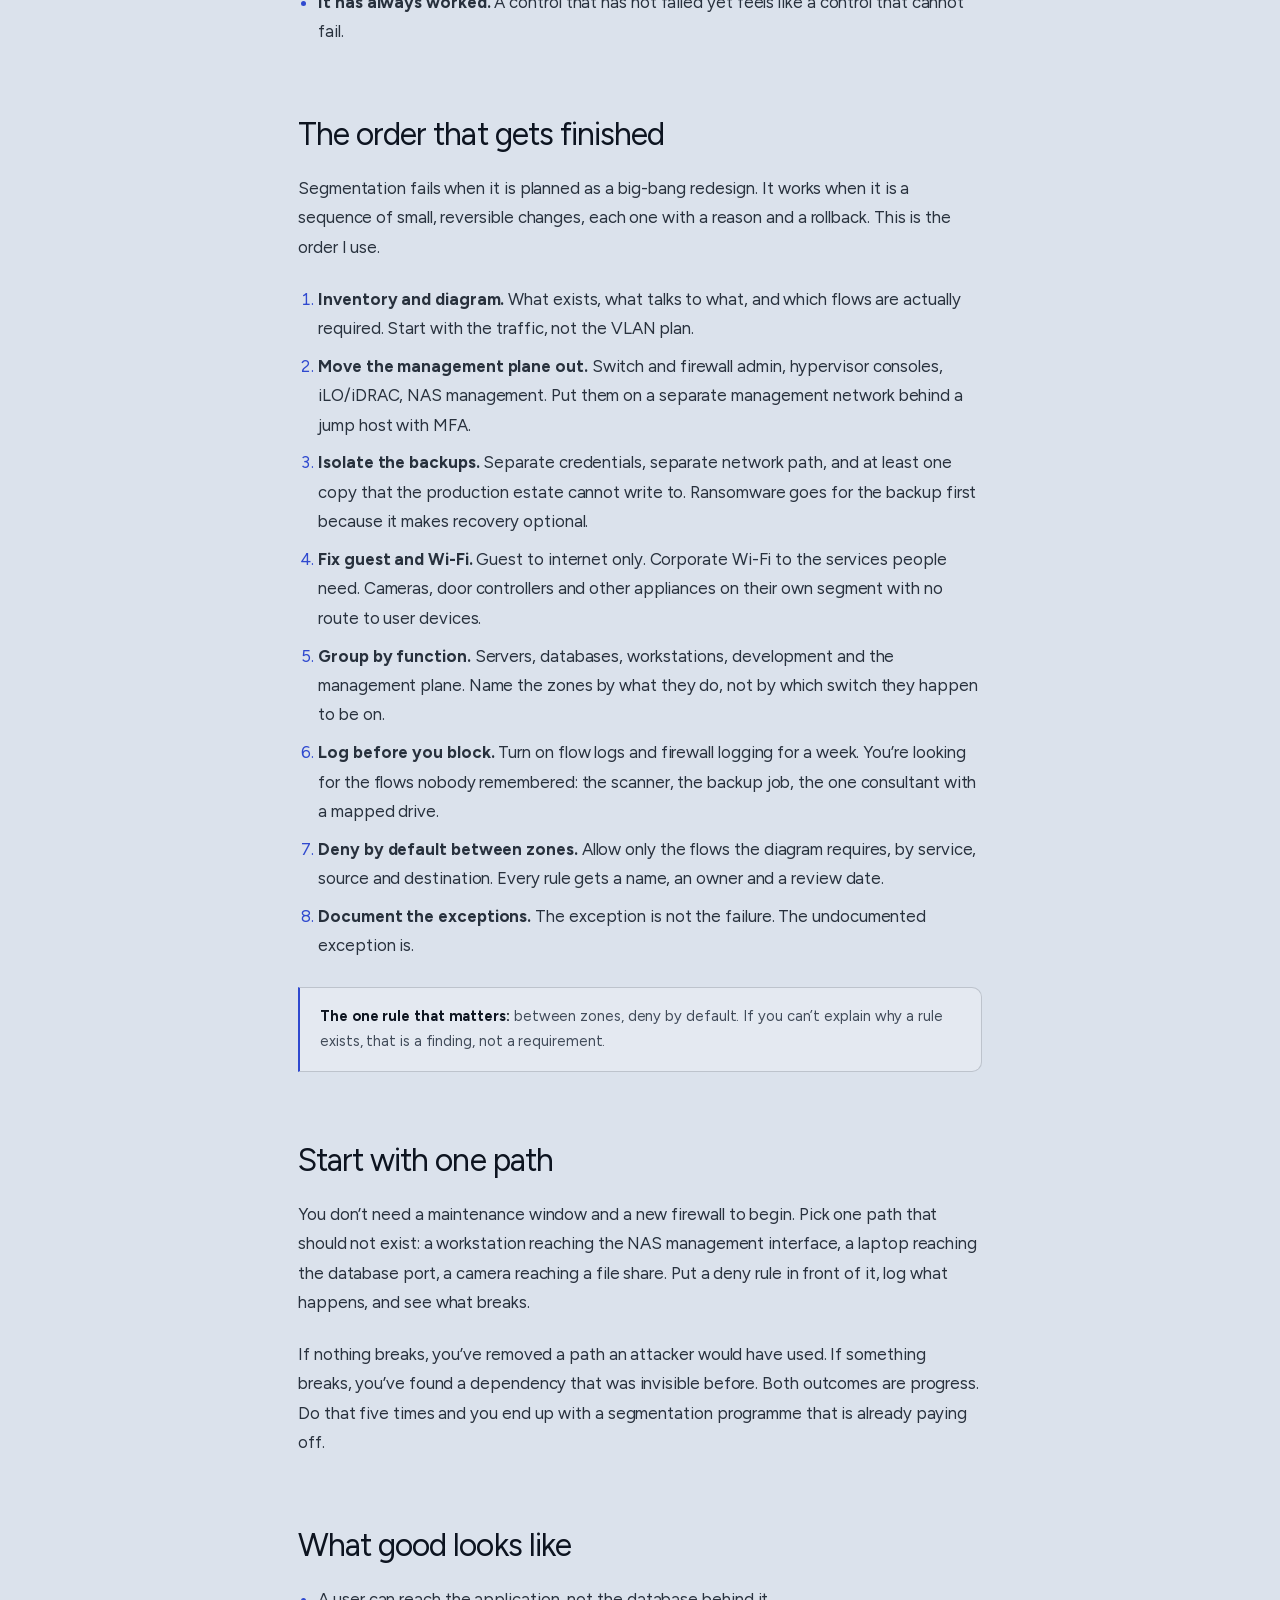
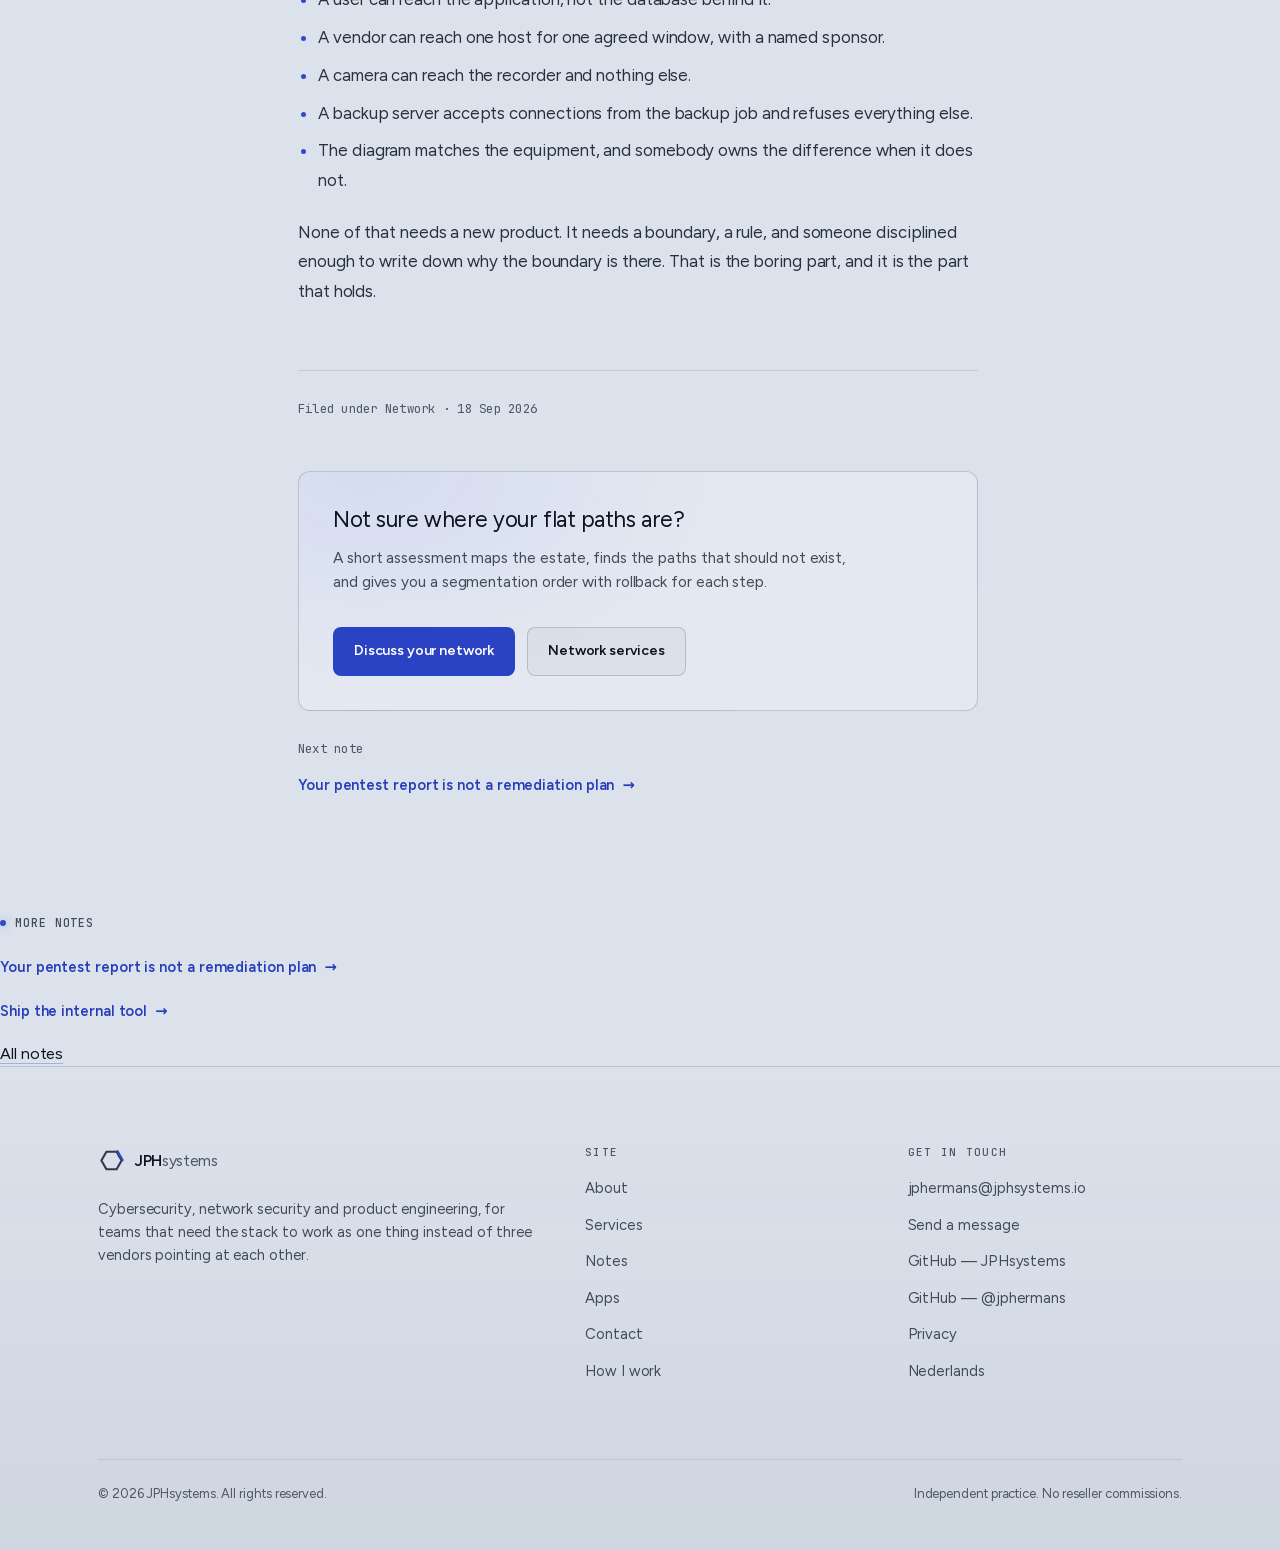
<file: notes/flat-network.html>
<!DOCTYPE html>
<html lang="en-GB">
<head>
<meta charset="utf-8">
<meta name="viewport" content="width=device-width, initial-scale=1">

<title>The flat network is still the default — JPHsystems</title>
<meta name="description" content="One VLAN, one subnet and a VPN that lands you inside it. Why flat networks persist, and the segmentation order that actually gets finished.">
<link rel="canonical" href="https://www.jphsystems.io/notes/flat-network">
<link rel="alternate" type="application/rss+xml" title="JPHsystems — field notes" href="../notes/feed.xml">
<meta name="robots" content="index, follow, max-image-preview:large">
<meta name="author" content="JPHsystems">
<meta name="theme-color" content="#11171f">
<meta http-equiv="Content-Security-Policy" content="default-src 'self'; img-src 'self' data:; style-src 'self' 'unsafe-inline'; script-src 'self' 'sha256-5jT9jNBB+W4+XhbfRhJ+qqTr2JsvHyiT7T9K+RQsO2s='; font-src 'self'; connect-src 'self'; form-action 'self' mailto:; base-uri 'self'; object-src 'none'; upgrade-insecure-requests">
<meta name="referrer" content="strict-origin-when-cross-origin">

<!-- Open Graph -->
<meta property="og:type" content="article">
<meta property="og:site_name" content="JPHsystems">
<meta property="og:title" content="The flat network is still the default">
<meta property="og:description" content="One compromised laptop should not be able to reach the database. Here is the segmentation order that actually gets finished.">
<meta property="og:url" content="https://www.jphsystems.io/notes/flat-network">
<meta property="og:image" content="https://www.jphsystems.io/assets/img/cover-network.png">
<meta property="og:image:width" content="1600">
<meta property="og:image:height" content="900">
<meta property="og:image:alt" content="A flat network diagram with one host highlighted.">
<meta property="og:locale" content="en_GB">

<!-- Twitter -->
<meta name="twitter:card" content="summary_large_image">
<meta name="twitter:title" content="The flat network is still the default">
<meta name="twitter:description" content="One compromised laptop should not be able to reach the database.">
<meta name="twitter:image" content="https://www.jphsystems.io/assets/img/cover-network.png">

<!-- Icons -->
<link rel="icon" href="../assets/img/favicon.ico" sizes="32x32">
<link rel="icon" href="../assets/img/favicon.svg" type="image/svg+xml">
<link rel="apple-touch-icon" href="../assets/img/apple-touch-icon.png">
<link rel="manifest" href="../assets/site.webmanifest">

<!-- Fonts, self-hosted: no third-party request, no external round-trip -->
<link rel="preload" href="../assets/fonts/figtree-latin.woff2" as="font" type="font/woff2" crossorigin>
<link rel="preload" href="../assets/fonts/jetbrains-mono-latin.woff2" as="font" type="font/woff2" crossorigin>
<link rel="stylesheet" href="../assets/css/fonts.css?v=d13bbe71">

<script>
  (function () {
    var root = document.documentElement;
    root.classList.add("js");
    var stored = null;
    try { stored = localStorage.getItem("theme"); } catch (e) { /* storage unavailable */ }
    var theme = stored === "light" || stored === "dark"
      ? stored
      : (window.matchMedia && window.matchMedia("(prefers-color-scheme: light)").matches ? "light" : "dark");
    root.setAttribute("data-theme", theme);
    var meta = document.querySelector('meta[name="theme-color"]');
    meta.setAttribute("content", light ? "#dbe2ec" : "#11171f");
  })();
</script>
<link rel="stylesheet" href="../assets/css/styles.css?v=07cee8ac">

<script type="application/ld+json">
{
  "@context": "https://schema.org",
  "@type": "BlogPosting",
  "headline": "The flat network is still the default",
  "description": "One VLAN, one subnet and a VPN that lands you inside it. Why flat networks persist, and the segmentation order that actually gets finished.",
  "datePublished": "2026-09-18",
  "dateModified": "2026-09-18",
  "author": {
    "@type": "Person",
    "name": "Jean-Pierre Hermans",
    "alternateName": "JPH",
    "url": "https://www.jphsystems.io/about",
    "sameAs": [
      "https://github.com/jphermans",
      "https://github.com/JPHsystems-io"
    ]
  },
  "publisher": {
    "@type": "Organization",
    "name": "JPHsystems"
  },
  "mainEntityOfPage": "https://www.jphsystems.io/notes/flat-network",
  "image": "https://www.jphsystems.io/assets/img/cover-network.png"
}
</script>

<script src="../assets/js/main.js?v=9b183220" defer></script>
</head>

<body>
<a class="skip-link" href="#main">Skip to content</a>

<header class="site-header">
  <div class="wrap">
    <nav class="nav" aria-label="Primary">
      <a class="brand" href="../" aria-label="JPHsystems — home">
        <svg class="brand-mark" viewBox="0 0 64 64" fill="none" aria-hidden="true" focusable="false">
          <path class="mark-body" d="M44 11.2 20 11.2 8 32 20 52.8 44 52.8 56 32Z" stroke-width="5" stroke-linejoin="round" stroke-linecap="round"/>
          <path class="mark-seam" d="M46.6 9.9 58.6 31.2" stroke-width="5" stroke-linecap="round"/>
        </svg>
        <span class="brand-name">JPH<span>systems</span></span>
      </a>

      <ul class="nav-links">
        <li><a href="../">Home</a></li>
        <li><a href="../services">Services</a></li>
        <li><a href="../about">About</a></li>
        <li><a href="./" aria-current="page">Notes</a></li>
        <li><a href="../apps/">Apps</a></li>
        <li><a href="../contact">Contact</a></li>
      </ul>

      <div class="nav-end">
        <button class="theme-toggle" type="button" data-theme-toggle aria-label="Switch to light theme" aria-pressed="false">
          <svg class="theme-icon theme-icon--sun" viewBox="0 0 24 24" fill="none" stroke="currentColor" stroke-width="1.8" stroke-linecap="round" aria-hidden="true" focusable="false">
            <circle cx="12" cy="12" r="3.6"/>
            <path d="M12 2.4v2.2M12 19.4v2.2M4.4 12h2.2M17.4 12h2.2M6 6l1.6 1.6M16.4 16.4l1.6 1.6M18 6l-1.6 1.6M9.6 16.4l-1.6 1.6"/>
          </svg>
          <svg class="theme-icon theme-icon--moon" viewBox="0 0 24 24" fill="none" stroke="currentColor" stroke-width="1.8" stroke-linecap="round" stroke-linejoin="round" aria-hidden="true" focusable="false">
            <path d="M20.6 14.3A8.4 8.4 0 0 1 9.7 3.6a8.5 8.5 0 1 0 10.9 10.7Z"/>
          </svg>
        </button>

        <a class="btn btn--ghost btn--sm" href="../contact#enquiry">Send a message</a>
        <button class="nav-toggle" type="button" aria-expanded="false" aria-controls="mobile-menu" aria-label="Toggle navigation">
          <span></span><span></span><span></span>
        </button>
      </div>
    </nav>
  </div>

  <div class="mobile-menu" id="mobile-menu">
    <div class="wrap" style="padding-inline:0">
      <a href="../">Home</a>
      <a href="../services">Services</a>
      <a href="../about">About</a>
      <a href="./" aria-current="page">Notes</a>
      <a href="../apps/">Apps</a>
      <a href="../contact">Contact</a>
      <a class="btn btn--primary" href="../contact#enquiry">Send a message</a>
    </div>
  </div>
</header>

<main id="main">

  <article>
    <header class="article-head">
      <div class="wrap wrap--narrow">
        <ol class="breadcrumb" aria-label="Breadcrumb">
          <li><a href="../">Home</a></li>
          <li><a href="./">Notes</a></li>
          <li>Network</li>
        </ol>
        <div class="post-meta"><span class="tag">Network</span><span>6 min read</span><time datetime="2026-09-18">18 Sep 2026</time></div>
        <h1>The flat network is still the default</h1>
        <p class="lede">
          One VLAN, one subnet, a firewall at the edge, and a VPN that lands you inside
          it. It is the default because it works, right up until one laptop is
          compromised.
        </p>
        <div class="byline mt-l">
          <span class="avatar avatar--sm" aria-hidden="true">JPH</span>
          <span><strong><a class="text-link" href="../about">JPHsystems</a></strong>Founder &amp; engineer</span>
        </div>
      </div>
    </header>

    <div class="wrap wrap--narrow article">
      <div class="article-body">
        <p>
          A flat network is not a mistake anyone consciously makes. It is what you get
          when a switch is installed, a subnet is chosen, and every device that arrives
          afterwards is plugged into the same place. The firewall blocks inbound traffic
          from the internet. Inside, everything can talk to everything.
        </p>
        <p>
          That design survives because it is convenient: file shares work, printers
          appear, and the line-of-business app connects to its database without a ticket.
          The cost only shows up on the day an attacker gets one set of credentials and
          finds that the laptop in reception can reach the domain controller, the file
          server and the backup appliance.
        </p>

        <h2>What flat actually means</h2>
        <p>
          In practice, a flat network usually looks like this: workstations, servers,
          printers, cameras, the phone system and the backup target all share a
          <code>/16</code> or a handful of <code>/24</code>s. The VPN hands remote users
          an address on the same plane. The firewall is a perimeter device; it has
          almost no opinion about traffic that stays inside.
        </p>
        <p>
          So one phished session becomes a network position. An attacker does not have to
          exploit the server when they can simply log into it with credentials lifted from
          the laptop, and they do not have to break the backup at all if the backup share is
          mounted and writable from a machine they already control.
        </p>

        <h2>Why it stays that way</h2>
        <ul>
          <li><strong>Nobody has an accurate diagram.</strong> The network changed, the documentation did not, and nobody wants to touch a design they cannot see.</li>
          <li><strong>Fear of breaking the app.</strong> Segmentation sounds like an outage, so it gets postponed until after the busy quarter that never ends.</li>
          <li><strong>The firewall is in the wrong place.</strong> It is treated as an internet boundary, not an internal policy point, so east-west rules are never written.</li>
          <li><strong>It has always worked.</strong> A control that has not failed yet feels like a control that cannot fail.</li>
        </ul>

        <h2>The order that gets finished</h2>
        <p>
          Segmentation fails when it is planned as a big-bang redesign. It works when it
          is a sequence of small, reversible changes, each one with a reason and a rollback.
          This is the order I use.
        </p>
        <ol>
          <li><strong>Inventory and diagram.</strong> What exists, what talks to what, and which flows are actually required. Start with the traffic, not the VLAN plan.</li>
          <li><strong>Move the management plane out.</strong> Switch and firewall admin, hypervisor consoles, iLO/iDRAC, NAS management. Put them on a separate management network behind a jump host with MFA.</li>
          <li><strong>Isolate the backups.</strong> Separate credentials, separate network path, and at least one copy that the production estate cannot write to. Ransomware goes for the backup first because it makes recovery optional.</li>
          <li><strong>Fix guest and Wi-Fi.</strong> Guest to internet only. Corporate Wi-Fi to the services people need. Cameras, door controllers and other appliances on their own segment with no route to user devices.</li>
          <li><strong>Group by function.</strong> Servers, databases, workstations, development and the management plane. Name the zones by what they do, not by which switch they happen to be on.</li>
          <li><strong>Log before you block.</strong> Turn on flow logs and firewall logging for a week. You&rsquo;re looking for the flows nobody remembered: the scanner, the backup job, the one consultant with a mapped drive.</li>
          <li><strong>Deny by default between zones.</strong> Allow only the flows the diagram requires, by service, source and destination. Every rule gets a name, an owner and a review date.</li>
          <li><strong>Document the exceptions.</strong> The exception is not the failure. The undocumented exception is.</li>
        </ol>

        <div class="callout">
          <strong>The one rule that matters:</strong> between zones, deny by default.
          If you can&rsquo;t explain why a rule exists, that is a finding, not a requirement.
        </div>

        <h2>Start with one path</h2>
        <p>
          You don&rsquo;t need a maintenance window and a new firewall to begin. Pick one
          path that should not exist: a workstation reaching the NAS management
          interface, a laptop reaching the database port, a camera reaching a file
          share. Put a deny rule in front of it, log what happens, and see what breaks.
        </p>
        <p>
          If nothing breaks, you&rsquo;ve removed a path an attacker would have used. If
          something breaks, you&rsquo;ve found a dependency that was invisible before. Both
          outcomes are progress. Do that five times and you end up with a
          segmentation programme that is already paying off.
        </p>

        <h2>What good looks like</h2>
        <ul>
          <li>A user can reach the application, not the database behind it.</li>
          <li>A vendor can reach one host for one agreed window, with a named sponsor.</li>
          <li>A camera can reach the recorder and nothing else.</li>
          <li>A backup server accepts connections from the backup job and refuses everything else.</li>
          <li>The diagram matches the equipment, and somebody owns the difference when it does not.</li>
        </ul>
        <p>
          None of that needs a new product. It needs a boundary, a rule, and someone
          disciplined enough to write down why the boundary is there. That is the boring
          part, and it is the part that holds.
        </p>
      </div>

      <footer class="article-foot">
        <p class="mono">Filed under Network · 18 Sep 2026</p>
        <div class="article-cta">
          <h3>Not sure where your flat paths are?</h3>
          <p>
            A short assessment maps the estate, finds the paths that should not exist,
            and gives you a segmentation order with rollback for each step.
          </p>
          <div class="btn-row">
            <a class="btn btn--accent" href="../contact?topic=Network%20security">Discuss your network</a>
            <a class="btn btn--ghost" href="../services#network">Network services</a>
          </div>
        </div>
        <p class="mono" style="margin-top:28px">Next note</p>
        <p><a class="arrow-link" href="pentest-report">Your pentest report is not a remediation plan</a></p>
      </footer>
    </div>

      <aside class="mt-l" aria-label="More notes" data-reveal>
        <p class="eyebrow">More notes</p>
        <p><a class="arrow-link" href="pentest-report">Your pentest report is not a remediation plan</a></p>
        <p><a class="arrow-link" href="ship-the-internal-tool">Ship the internal tool</a></p>
        <p><a class="text-link" href="./">All notes</a></p>
      </aside>
  </article>

</main>

<footer class="site-footer">
  <div class="wrap">
    <div class="footer-grid">
      <div class="footer-about">
        <a class="brand" href="../">
          <svg class="brand-mark" viewBox="0 0 64 64" fill="none" aria-hidden="true" focusable="false">
            <path class="mark-body" d="M44 11.2 20 11.2 8 32 20 52.8 44 52.8 56 32Z" stroke-width="5" stroke-linejoin="round" stroke-linecap="round"/>
            <path class="mark-seam" d="M46.6 9.9 58.6 31.2" stroke-width="5" stroke-linecap="round"/>
          </svg>
          <span class="brand-name">JPH<span>systems</span></span>
        </a>
        <p>
          Cybersecurity, network security and product engineering, for teams that need
          the stack to work as one thing instead of three vendors pointing at each
          other.
        </p>
      </div>

      <div class="footer-col">
        <h2>Site</h2>
        <ul>
          <li><a href="../about">About</a></li>
          <li><a href="../services">Services</a></li>
          <li><a href="./">Notes</a></li>
          <li><a href="../apps/">Apps</a></li>
          <li><a href="../contact">Contact</a></li>
          <li><a href="../about#principles">How I work</a></li>
        </ul>
      </div>

      <div class="footer-col">
        <h2>Get in touch</h2>
        <ul>
          <li><a href="mailto:jphermans@jphsystems.io">jphermans@jphsystems.io</a></li>
          <li><a href="../contact#enquiry">Send a message</a></li>
          <li><a href="https://github.com/JPHsystems-io" rel="me noopener" target="_blank">GitHub &mdash; JPHsystems</a></li>
          <li><a href="https://github.com/jphermans" rel="me noopener" target="_blank">GitHub &mdash; @jphermans</a></li>
          <li><a href="../privacy">Privacy</a></li>
          <li><a href="../nl/" hreflang="nl" lang="nl">Nederlands</a></li>
        </ul>
      </div>
    </div>

    <div class="footer-bottom">
      <p>&copy; <span data-year>2026</span> JPHsystems. All rights reserved.</p>
      <p>Independent practice. No reseller commissions.</p>
    </div>
  </div>
</footer>

</body>
</html>
</file>
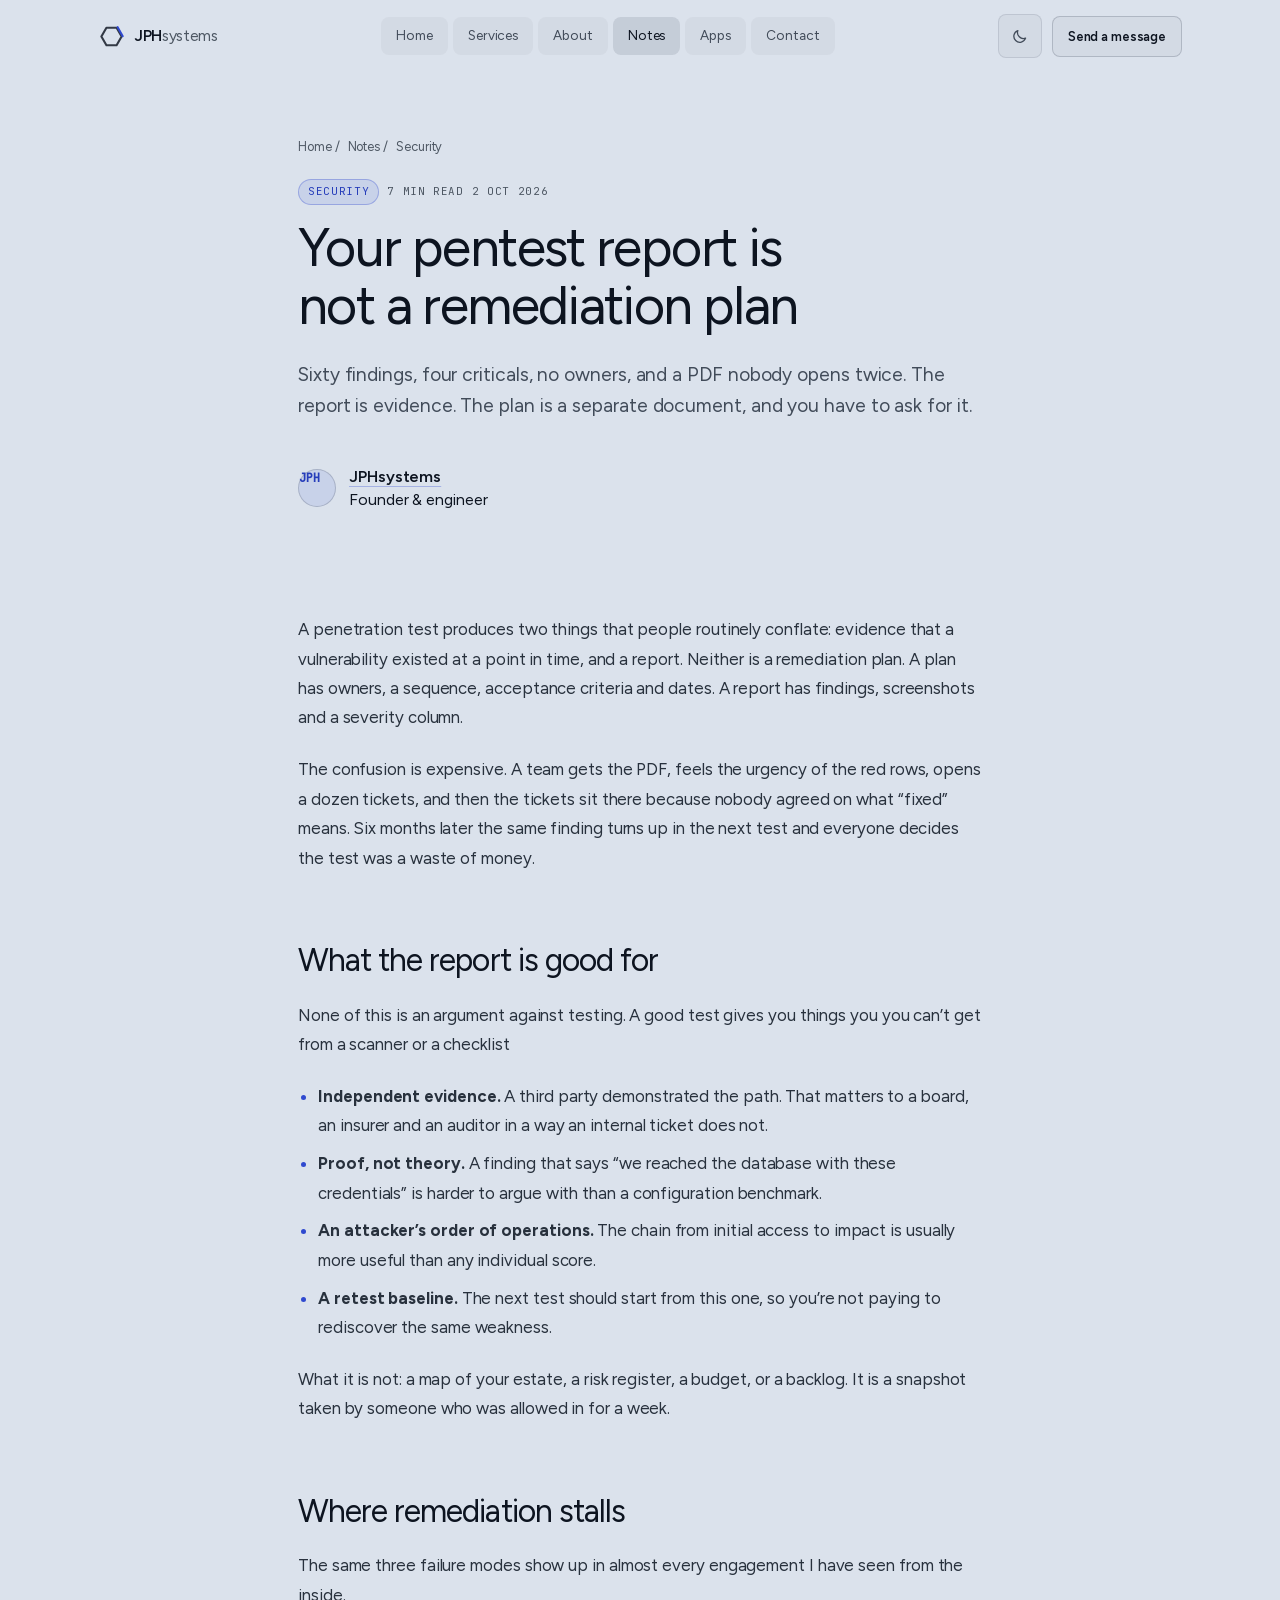
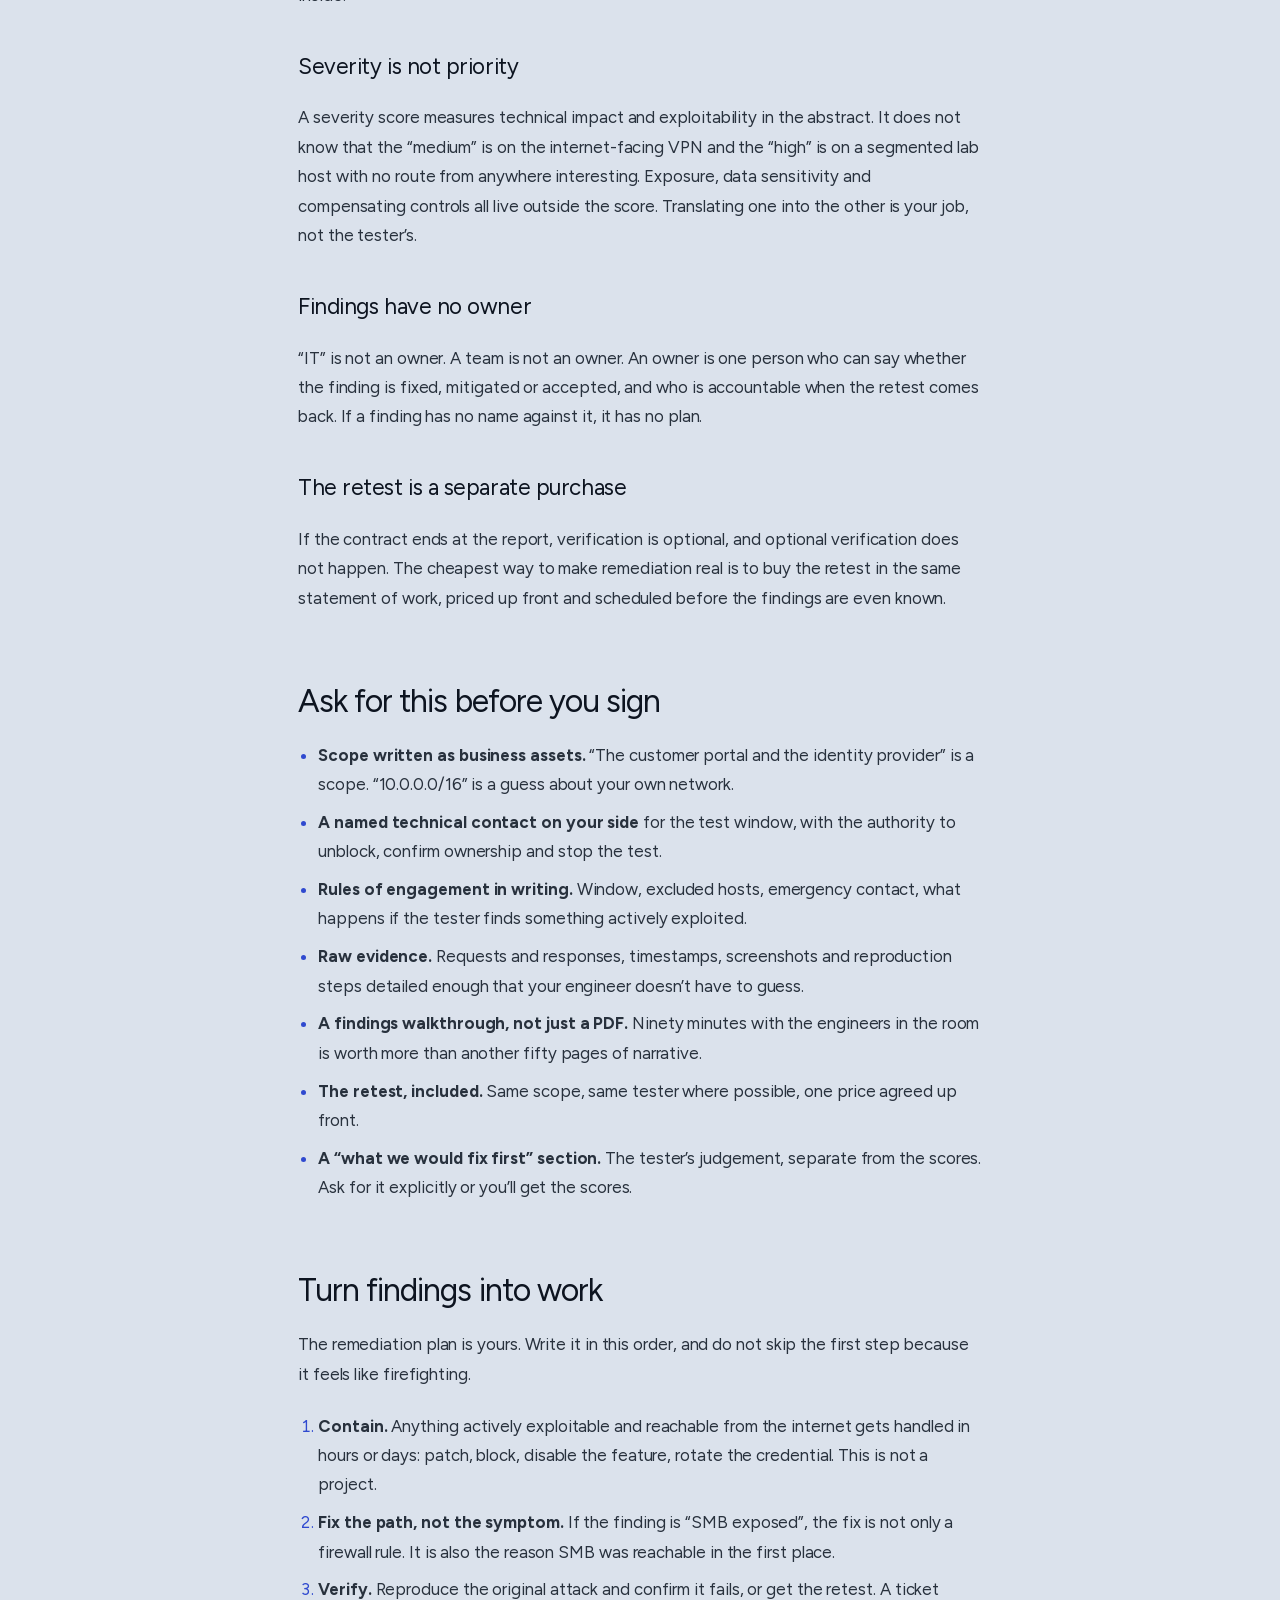
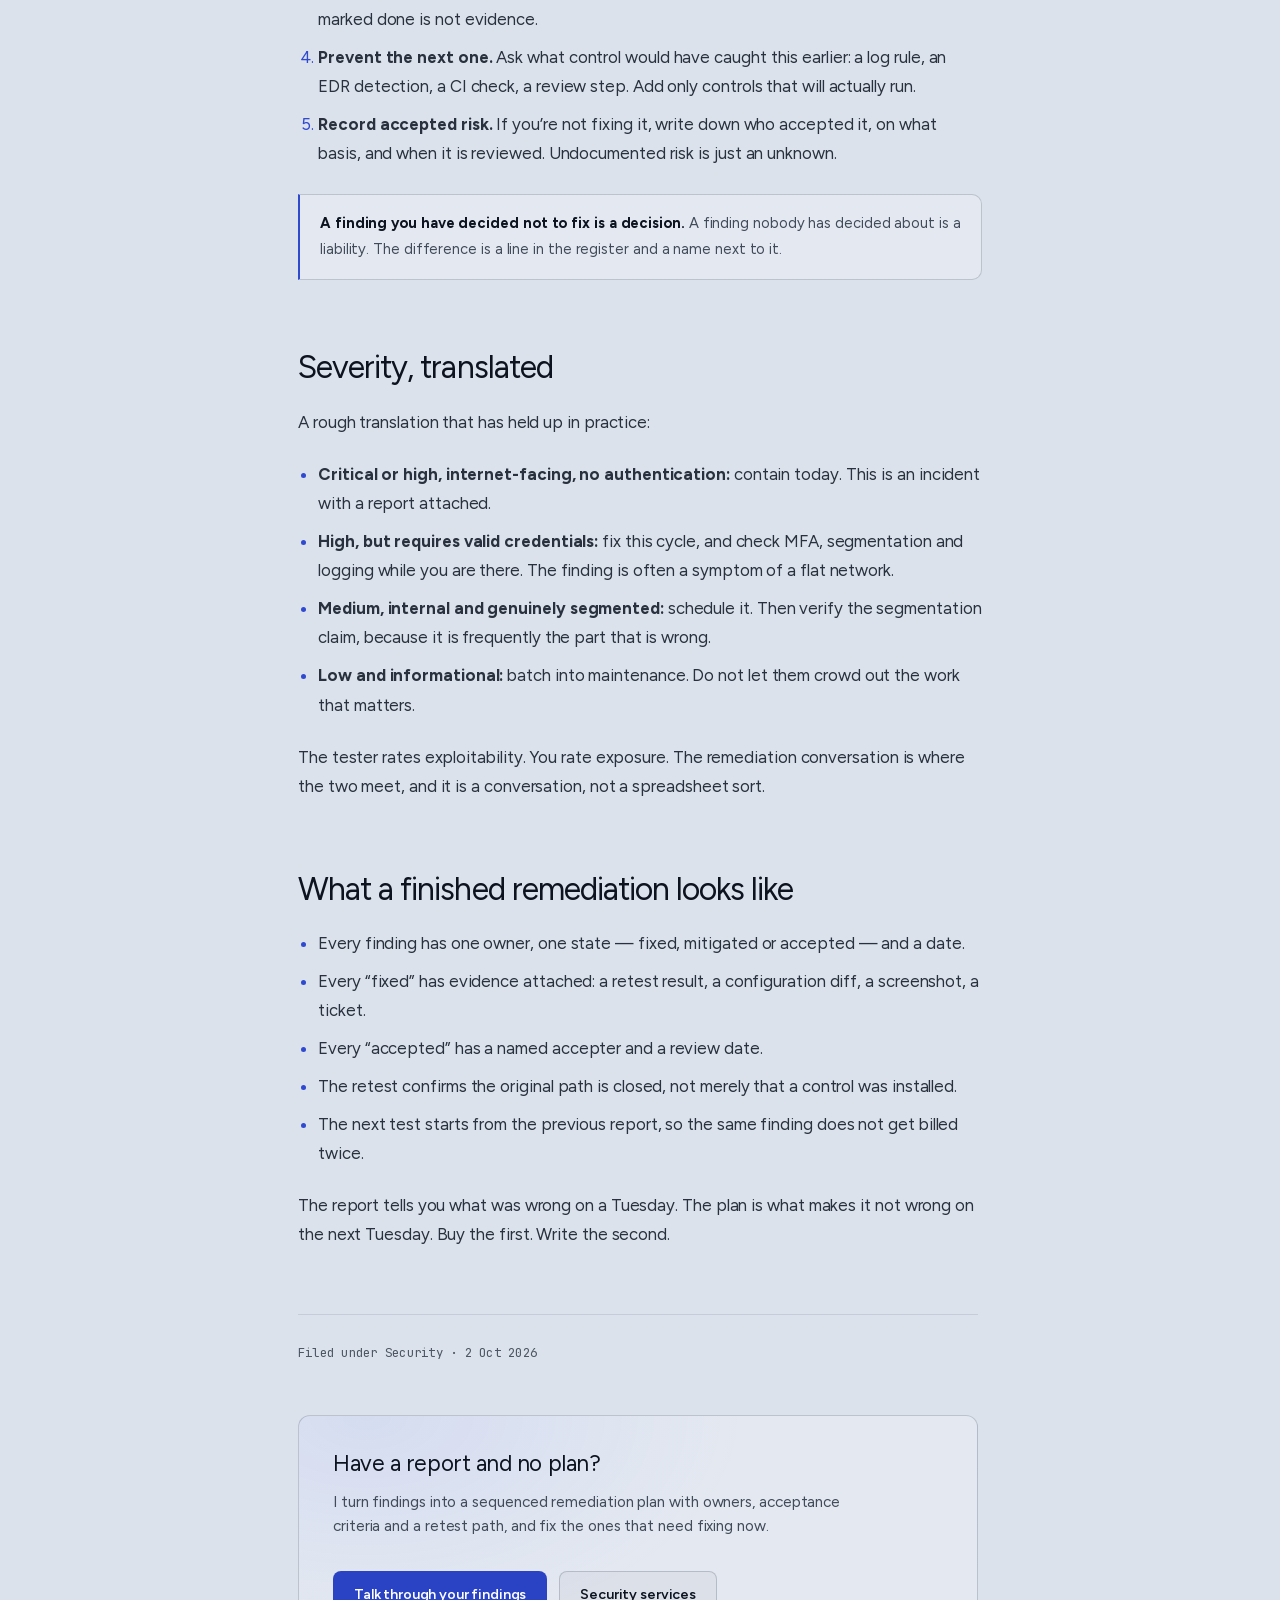
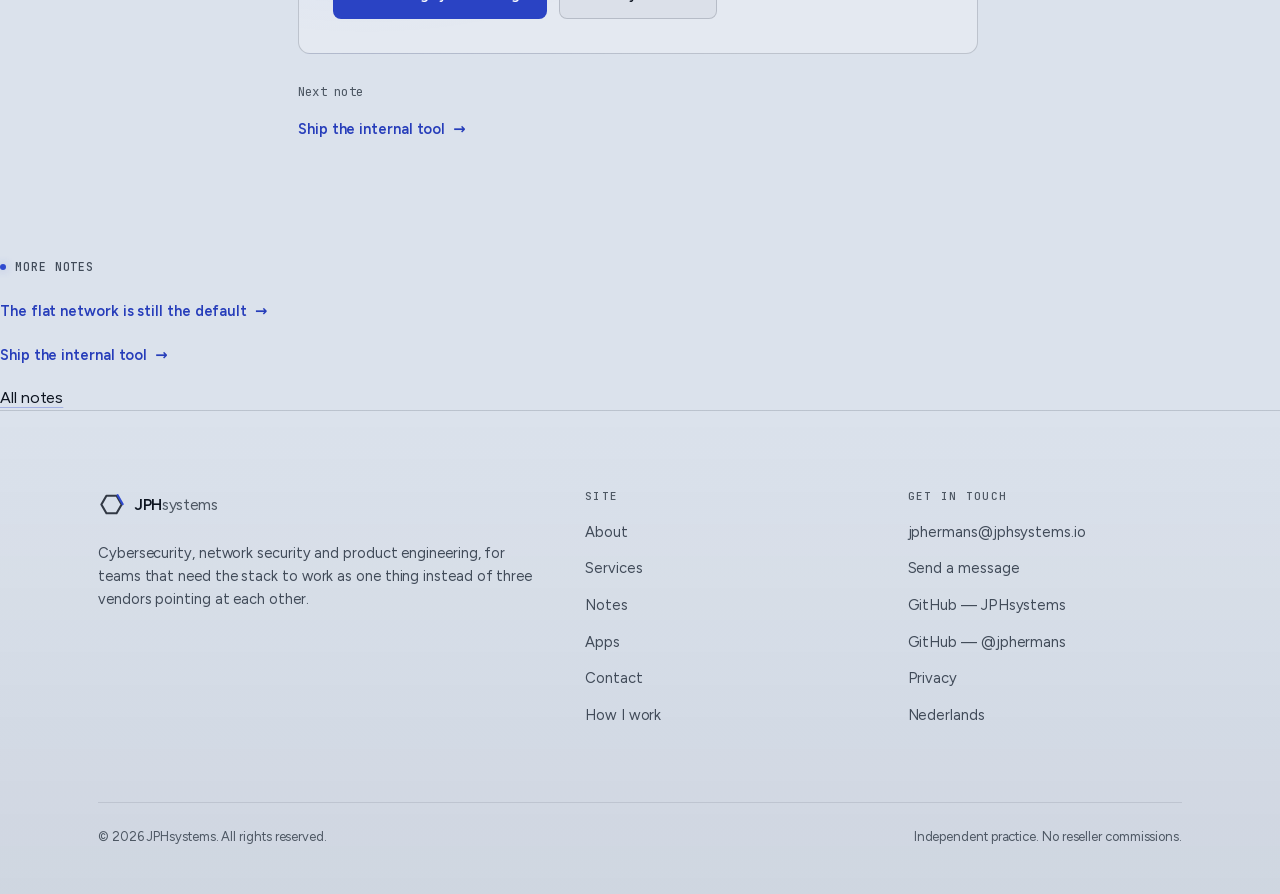
<file: notes/pentest-report.html>
<!DOCTYPE html>
<html lang="en-GB">
<head>
<meta charset="utf-8">
<meta name="viewport" content="width=device-width, initial-scale=1">

<title>Your pentest report is not a remediation plan — JPHsystems</title>
<meta name="description" content="A pentest produces evidence, not a plan. What to ask for before the engagement, and how to turn findings into work with owners, sequence and proof.">
<link rel="canonical" href="https://www.jphsystems.io/notes/pentest-report">
<link rel="alternate" type="application/rss+xml" title="JPHsystems — field notes" href="../notes/feed.xml">
<meta name="robots" content="index, follow, max-image-preview:large">
<meta name="author" content="JPHsystems">
<meta name="theme-color" content="#11171f">
<meta http-equiv="Content-Security-Policy" content="default-src 'self'; img-src 'self' data:; style-src 'self' 'unsafe-inline'; script-src 'self' 'sha256-5jT9jNBB+W4+XhbfRhJ+qqTr2JsvHyiT7T9K+RQsO2s='; font-src 'self'; connect-src 'self'; form-action 'self' mailto:; base-uri 'self'; object-src 'none'; upgrade-insecure-requests">
<meta name="referrer" content="strict-origin-when-cross-origin">

<!-- Open Graph -->
<meta property="og:type" content="article">
<meta property="og:site_name" content="JPHsystems">
<meta property="og:title" content="Your pentest report is not a remediation plan">
<meta property="og:description" content="Sixty findings, no owners, and a PDF nobody opens twice. What to ask for instead.">
<meta property="og:url" content="https://www.jphsystems.io/notes/pentest-report">
<meta property="og:image" content="https://www.jphsystems.io/assets/img/cover-report.png">
<meta property="og:image:width" content="1600">
<meta property="og:image:height" content="900">
<meta property="og:image:alt" content="A pentest report with findings highlighted.">
<meta property="og:locale" content="en_GB">

<!-- Twitter -->
<meta name="twitter:card" content="summary_large_image">
<meta name="twitter:title" content="Your pentest report is not a remediation plan">
<meta name="twitter:description" content="The report is evidence. The plan is a separate artefact, and you need to ask for it.">
<meta name="twitter:image" content="https://www.jphsystems.io/assets/img/cover-report.png">

<!-- Icons -->
<link rel="icon" href="../assets/img/favicon.ico" sizes="32x32">
<link rel="icon" href="../assets/img/favicon.svg" type="image/svg+xml">
<link rel="apple-touch-icon" href="../assets/img/apple-touch-icon.png">
<link rel="manifest" href="../assets/site.webmanifest">

<!-- Fonts, self-hosted: no third-party request, no external round-trip -->
<link rel="preload" href="../assets/fonts/figtree-latin.woff2" as="font" type="font/woff2" crossorigin>
<link rel="preload" href="../assets/fonts/jetbrains-mono-latin.woff2" as="font" type="font/woff2" crossorigin>
<link rel="stylesheet" href="../assets/css/fonts.css?v=d13bbe71">

<script>
  (function () {
    var root = document.documentElement;
    root.classList.add("js");
    var stored = null;
    try { stored = localStorage.getItem("theme"); } catch (e) { /* storage unavailable */ }
    var theme = stored === "light" || stored === "dark"
      ? stored
      : (window.matchMedia && window.matchMedia("(prefers-color-scheme: light)").matches ? "light" : "dark");
    root.setAttribute("data-theme", theme);
    var meta = document.querySelector('meta[name="theme-color"]');
    meta.setAttribute("content", light ? "#dbe2ec" : "#11171f");
  })();
</script>
<link rel="stylesheet" href="../assets/css/styles.css?v=07cee8ac">

<script type="application/ld+json">
{
  "@context": "https://schema.org",
  "@type": "BlogPosting",
  "headline": "Your pentest report is not a remediation plan",
  "description": "A pentest produces evidence, not a plan. What to ask for before the engagement, and how to turn findings into work with owners, sequence and proof.",
  "datePublished": "2026-10-02",
  "dateModified": "2026-10-02",
  "author": {
    "@type": "Person",
    "name": "Jean-Pierre Hermans",
    "alternateName": "JPH",
    "url": "https://www.jphsystems.io/about",
    "sameAs": [
      "https://github.com/jphermans",
      "https://github.com/JPHsystems-io"
    ]
  },
  "publisher": {
    "@type": "Organization",
    "name": "JPHsystems"
  },
  "mainEntityOfPage": "https://www.jphsystems.io/notes/pentest-report",
  "image": "https://www.jphsystems.io/assets/img/cover-report.png"
}
</script>

<script src="../assets/js/main.js?v=9b183220" defer></script>
</head>

<body>
<a class="skip-link" href="#main">Skip to content</a>

<header class="site-header">
  <div class="wrap">
    <nav class="nav" aria-label="Primary">
      <a class="brand" href="../" aria-label="JPHsystems — home">
        <svg class="brand-mark" viewBox="0 0 64 64" fill="none" aria-hidden="true" focusable="false">
          <path class="mark-body" d="M44 11.2 20 11.2 8 32 20 52.8 44 52.8 56 32Z" stroke-width="5" stroke-linejoin="round" stroke-linecap="round"/>
          <path class="mark-seam" d="M46.6 9.9 58.6 31.2" stroke-width="5" stroke-linecap="round"/>
        </svg>
        <span class="brand-name">JPH<span>systems</span></span>
      </a>

      <ul class="nav-links">
        <li><a href="../">Home</a></li>
        <li><a href="../services">Services</a></li>
        <li><a href="../about">About</a></li>
        <li><a href="./" aria-current="page">Notes</a></li>
        <li><a href="../apps/">Apps</a></li>
        <li><a href="../contact">Contact</a></li>
      </ul>

      <div class="nav-end">
        <button class="theme-toggle" type="button" data-theme-toggle aria-label="Switch to light theme" aria-pressed="false">
          <svg class="theme-icon theme-icon--sun" viewBox="0 0 24 24" fill="none" stroke="currentColor" stroke-width="1.8" stroke-linecap="round" aria-hidden="true" focusable="false">
            <circle cx="12" cy="12" r="3.6"/>
            <path d="M12 2.4v2.2M12 19.4v2.2M4.4 12h2.2M17.4 12h2.2M6 6l1.6 1.6M16.4 16.4l1.6 1.6M18 6l-1.6 1.6M9.6 16.4l-1.6 1.6"/>
          </svg>
          <svg class="theme-icon theme-icon--moon" viewBox="0 0 24 24" fill="none" stroke="currentColor" stroke-width="1.8" stroke-linecap="round" stroke-linejoin="round" aria-hidden="true" focusable="false">
            <path d="M20.6 14.3A8.4 8.4 0 0 1 9.7 3.6a8.5 8.5 0 1 0 10.9 10.7Z"/>
          </svg>
        </button>

        <a class="btn btn--ghost btn--sm" href="../contact#enquiry">Send a message</a>
        <button class="nav-toggle" type="button" aria-expanded="false" aria-controls="mobile-menu" aria-label="Toggle navigation">
          <span></span><span></span><span></span>
        </button>
      </div>
    </nav>
  </div>

  <div class="mobile-menu" id="mobile-menu">
    <div class="wrap" style="padding-inline:0">
      <a href="../">Home</a>
      <a href="../services">Services</a>
      <a href="../about">About</a>
      <a href="./" aria-current="page">Notes</a>
      <a href="../apps/">Apps</a>
      <a href="../contact">Contact</a>
      <a class="btn btn--primary" href="../contact#enquiry">Send a message</a>
    </div>
  </div>
</header>

<main id="main">

  <article>
    <header class="article-head">
      <div class="wrap wrap--narrow">
        <ol class="breadcrumb" aria-label="Breadcrumb">
          <li><a href="../">Home</a></li>
          <li><a href="./">Notes</a></li>
          <li>Security</li>
        </ol>
        <div class="post-meta"><span class="tag">Security</span><span>7 min read</span><time datetime="2026-10-02">2 Oct 2026</time></div>
        <h1>Your pentest report is not a remediation plan</h1>
        <p class="lede">
          Sixty findings, four criticals, no owners, and a PDF nobody opens twice. The
          report is evidence. The plan is a separate document, and you have to ask for
          it.
        </p>
        <div class="byline mt-l">
          <span class="avatar avatar--sm" aria-hidden="true">JPH</span>
          <span><strong><a class="text-link" href="../about">JPHsystems</a></strong>Founder &amp; engineer</span>
        </div>
      </div>
    </header>

    <div class="wrap wrap--narrow article">
      <div class="article-body">
        <p>
          A penetration test produces two things that people routinely conflate: evidence
          that a vulnerability existed at a point in time, and a report. Neither is a
          remediation plan. A plan has owners, a sequence, acceptance criteria and dates.
          A report has findings, screenshots and a severity column.
        </p>
        <p>
          The confusion is expensive. A team gets the PDF, feels the urgency of the red
          rows, opens a dozen tickets, and then the tickets sit there because nobody agreed
          on what “fixed” means. Six months later the same finding turns up in the next
          test and everyone decides the test was a waste of money.
        </p>

        <h2>What the report is good for</h2>
        <p>
          None of this is an argument against testing. A good test gives you things you
          you can&rsquo;t get from a scanner or a checklist
        </p>
        <ul>
          <li><strong>Independent evidence.</strong> A third party demonstrated the path. That matters to a board, an insurer and an auditor in a way an internal ticket does not.</li>
          <li><strong>Proof, not theory.</strong> A finding that says &ldquo;we reached the database with these credentials&rdquo; is harder to argue with than a configuration benchmark.</li>
          <li><strong>An attacker&rsquo;s order of operations.</strong> The chain from initial access to impact is usually more useful than any individual score.</li>
          <li><strong>A retest baseline.</strong> The next test should start from this one, so you&rsquo;re not paying to rediscover the same weakness.</li>
        </ul>
        <p>
          What it is not: a map of your estate, a risk register, a budget, or a backlog.
          It is a snapshot taken by someone who was allowed in for a week.
        </p>

        <h2>Where remediation stalls</h2>
        <p>
          The same three failure modes show up in almost every engagement I have seen
          from the inside.
        </p>
        <h3>Severity is not priority</h3>
        <p>
          A severity score measures technical impact and exploitability in the abstract.
          It does not know that the &ldquo;medium&rdquo; is on the internet-facing VPN and
          the &ldquo;high&rdquo; is on a segmented lab host with no route from anywhere
          interesting. Exposure, data sensitivity and compensating controls all live
          outside the score. Translating one into the other is your job, not the
          tester&rsquo;s.
        </p>
        <h3>Findings have no owner</h3>
        <p>
          &ldquo;IT&rdquo; is not an owner. A team is not an owner. An owner is one person
          who can say whether the finding is fixed, mitigated or accepted, and who is
          accountable when the retest comes back. If a finding has no name against it,
          it has no plan.
        </p>
        <h3>The retest is a separate purchase</h3>
        <p>
          If the contract ends at the report, verification is optional, and optional
          verification does not happen. The cheapest way to make remediation real is to buy
          the retest in the same statement of work, priced up front and scheduled before the
          findings are even known.
        </p>

        <h2>Ask for this before you sign</h2>
        <ul>
          <li><strong>Scope written as business assets.</strong> &ldquo;The customer portal and the identity provider&rdquo; is a scope. &ldquo;10.0.0.0/16&rdquo; is a guess about your own network.</li>
          <li><strong>A named technical contact on your side</strong> for the test window, with the authority to unblock, confirm ownership and stop the test.</li>
          <li><strong>Rules of engagement in writing.</strong> Window, excluded hosts, emergency contact, what happens if the tester finds something actively exploited.</li>
          <li><strong>Raw evidence.</strong> Requests and responses, timestamps, screenshots and reproduction steps detailed enough that your engineer doesn&rsquo;t have to guess.</li>
          <li><strong>A findings walkthrough, not just a PDF.</strong> Ninety minutes with the engineers in the room is worth more than another fifty pages of narrative.</li>
          <li><strong>The retest, included.</strong> Same scope, same tester where possible, one price agreed up front.</li>
          <li><strong>A &ldquo;what we would fix first&rdquo; section.</strong> The tester&rsquo;s judgement, separate from the scores. Ask for it explicitly or you&rsquo;ll get the scores.</li>
        </ul>

        <h2>Turn findings into work</h2>
        <p>
          The remediation plan is yours. Write it in this order, and do not skip the
          first step because it feels like firefighting.
        </p>
        <ol>
          <li><strong>Contain.</strong> Anything actively exploitable and reachable from the internet gets handled in hours or days: patch, block, disable the feature, rotate the credential. This is not a project.</li>
          <li><strong>Fix the path, not the symptom.</strong> If the finding is &ldquo;SMB exposed&rdquo;, the fix is not only a firewall rule. It is also the reason SMB was reachable in the first place.</li>
          <li><strong>Verify.</strong> Reproduce the original attack and confirm it fails, or get the retest. A ticket marked done is not evidence.</li>
          <li><strong>Prevent the next one.</strong> Ask what control would have caught this earlier: a log rule, an EDR detection, a CI check, a review step. Add only controls that will actually run.</li>
          <li><strong>Record accepted risk.</strong> If you&rsquo;re not fixing it, write down who accepted it, on what basis, and when it is reviewed. Undocumented risk is just an unknown.</li>
        </ol>

        <div class="callout">
          <strong>A finding you have decided not to fix is a decision.</strong>
          A finding nobody has decided about is a liability. The difference is a line in
          the register and a name next to it.
        </div>

        <h2>Severity, translated</h2>
        <p>
          A rough translation that has held up in practice:
        </p>
        <ul>
          <li><strong>Critical or high, internet-facing, no authentication:</strong> contain today. This is an incident with a report attached.</li>
          <li><strong>High, but requires valid credentials:</strong> fix this cycle, and check MFA, segmentation and logging while you are there. The finding is often a symptom of a flat network.</li>
          <li><strong>Medium, internal and genuinely segmented:</strong> schedule it. Then verify the segmentation claim, because it is frequently the part that is wrong.</li>
          <li><strong>Low and informational:</strong> batch into maintenance. Do not let them crowd out the work that matters.</li>
        </ul>
        <p>
          The tester rates exploitability. You rate exposure. The remediation conversation
          is where the two meet, and it is a conversation, not a spreadsheet sort.
        </p>

        <h2>What a finished remediation looks like</h2>
        <ul>
          <li>Every finding has one owner, one state &mdash; fixed, mitigated or accepted &mdash; and a date.</li>
          <li>Every &ldquo;fixed&rdquo; has evidence attached: a retest result, a configuration diff, a screenshot, a ticket.</li>
          <li>Every &ldquo;accepted&rdquo; has a named accepter and a review date.</li>
          <li>The retest confirms the original path is closed, not merely that a control was installed.</li>
          <li>The next test starts from the previous report, so the same finding does not get billed twice.</li>
        </ul>
        <p>
          The report tells you what was wrong on a Tuesday. The plan is what makes it not
          wrong on the next Tuesday. Buy the first. Write the second.
        </p>
      </div>

      <footer class="article-foot">
        <p class="mono">Filed under Security · 2 Oct 2026</p>
        <div class="article-cta">
          <h3>Have a report and no plan?</h3>
          <p>
            I turn findings into a sequenced remediation plan with owners, acceptance
            criteria and a retest path, and fix the ones that need fixing now.
          </p>
          <div class="btn-row">
            <a class="btn btn--accent" href="../contact?topic=Assessment">Talk through your findings</a>
            <a class="btn btn--ghost" href="../services#security">Security services</a>
          </div>
        </div>
        <p class="mono" style="margin-top:28px">Next note</p>
        <p><a class="arrow-link" href="ship-the-internal-tool">Ship the internal tool</a></p>
      </footer>
    </div>

      <aside class="mt-l" aria-label="More notes" data-reveal>
        <p class="eyebrow">More notes</p>
        <p><a class="arrow-link" href="flat-network">The flat network is still the default</a></p>
        <p><a class="arrow-link" href="ship-the-internal-tool">Ship the internal tool</a></p>
        <p><a class="text-link" href="./">All notes</a></p>
      </aside>
  </article>

</main>

<footer class="site-footer">
  <div class="wrap">
    <div class="footer-grid">
      <div class="footer-about">
        <a class="brand" href="../">
          <svg class="brand-mark" viewBox="0 0 64 64" fill="none" aria-hidden="true" focusable="false">
            <path class="mark-body" d="M44 11.2 20 11.2 8 32 20 52.8 44 52.8 56 32Z" stroke-width="5" stroke-linejoin="round" stroke-linecap="round"/>
            <path class="mark-seam" d="M46.6 9.9 58.6 31.2" stroke-width="5" stroke-linecap="round"/>
          </svg>
          <span class="brand-name">JPH<span>systems</span></span>
        </a>
        <p>
          Cybersecurity, network security and product engineering, for teams that need
          the stack to work as one thing instead of three vendors pointing at each
          other.
        </p>
      </div>

      <div class="footer-col">
        <h2>Site</h2>
        <ul>
          <li><a href="../about">About</a></li>
          <li><a href="../services">Services</a></li>
          <li><a href="./">Notes</a></li>
          <li><a href="../apps/">Apps</a></li>
          <li><a href="../contact">Contact</a></li>
          <li><a href="../about#principles">How I work</a></li>
        </ul>
      </div>

      <div class="footer-col">
        <h2>Get in touch</h2>
        <ul>
          <li><a href="mailto:jphermans@jphsystems.io">jphermans@jphsystems.io</a></li>
          <li><a href="../contact#enquiry">Send a message</a></li>
          <li><a href="https://github.com/JPHsystems-io" rel="me noopener" target="_blank">GitHub &mdash; JPHsystems</a></li>
          <li><a href="https://github.com/jphermans" rel="me noopener" target="_blank">GitHub &mdash; @jphermans</a></li>
          <li><a href="../privacy">Privacy</a></li>
          <li><a href="../nl/" hreflang="nl" lang="nl">Nederlands</a></li>
        </ul>
      </div>
    </div>

    <div class="footer-bottom">
      <p>&copy; <span data-year>2026</span> JPHsystems. All rights reserved.</p>
      <p>Independent practice. No reseller commissions.</p>
    </div>
  </div>
</footer>

</body>
</html>
</file>
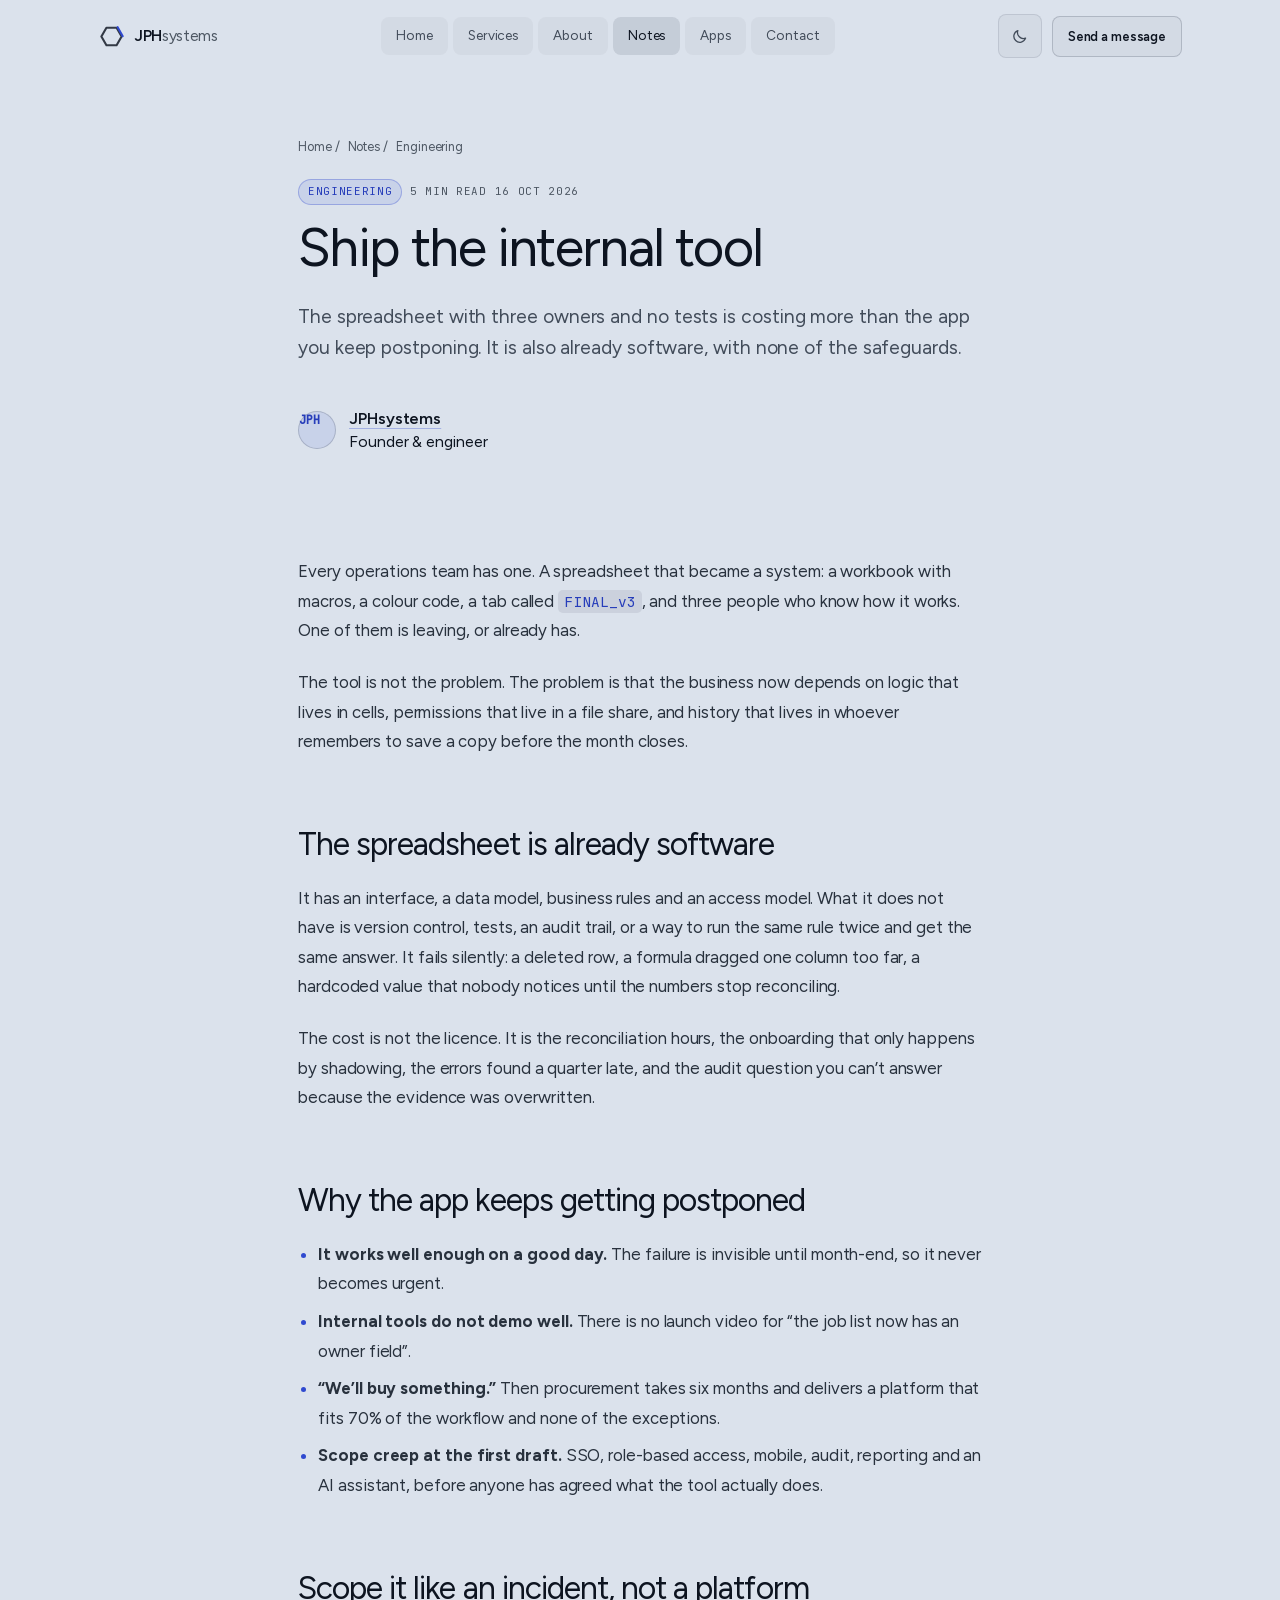
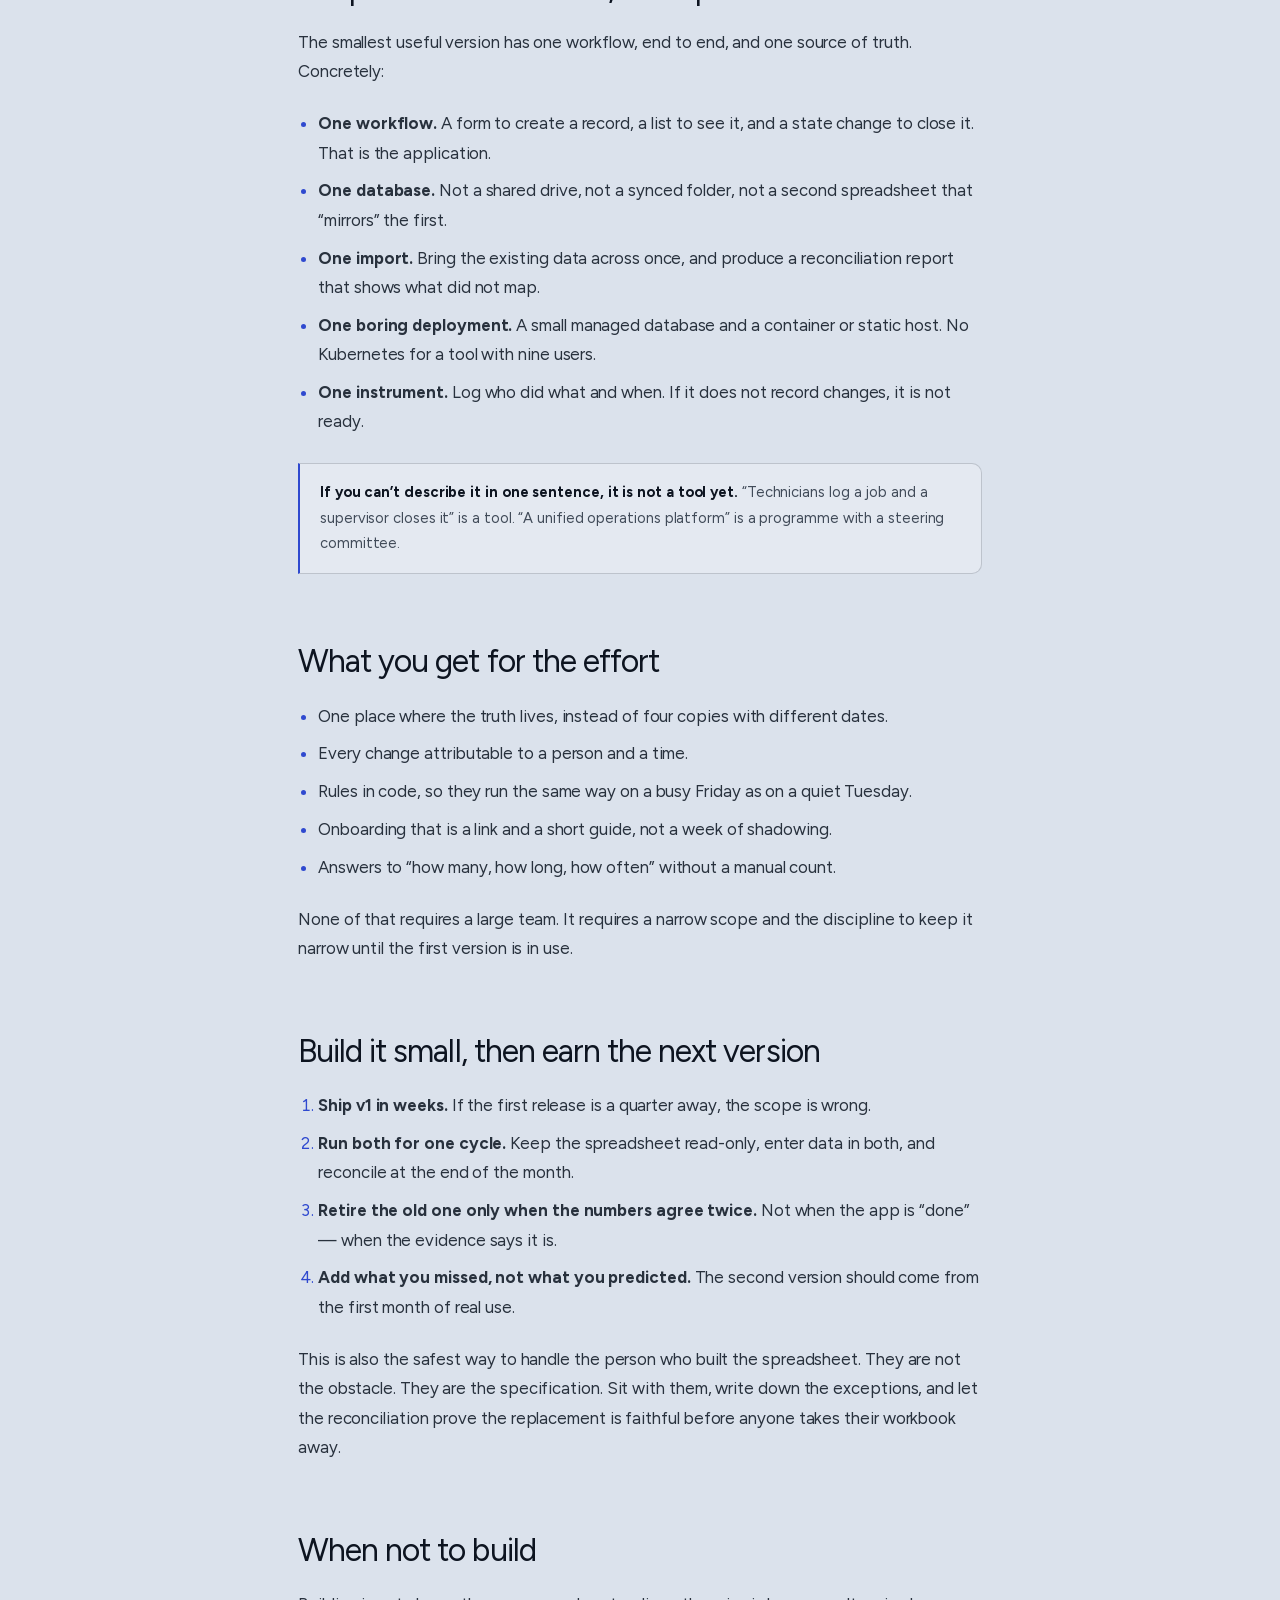
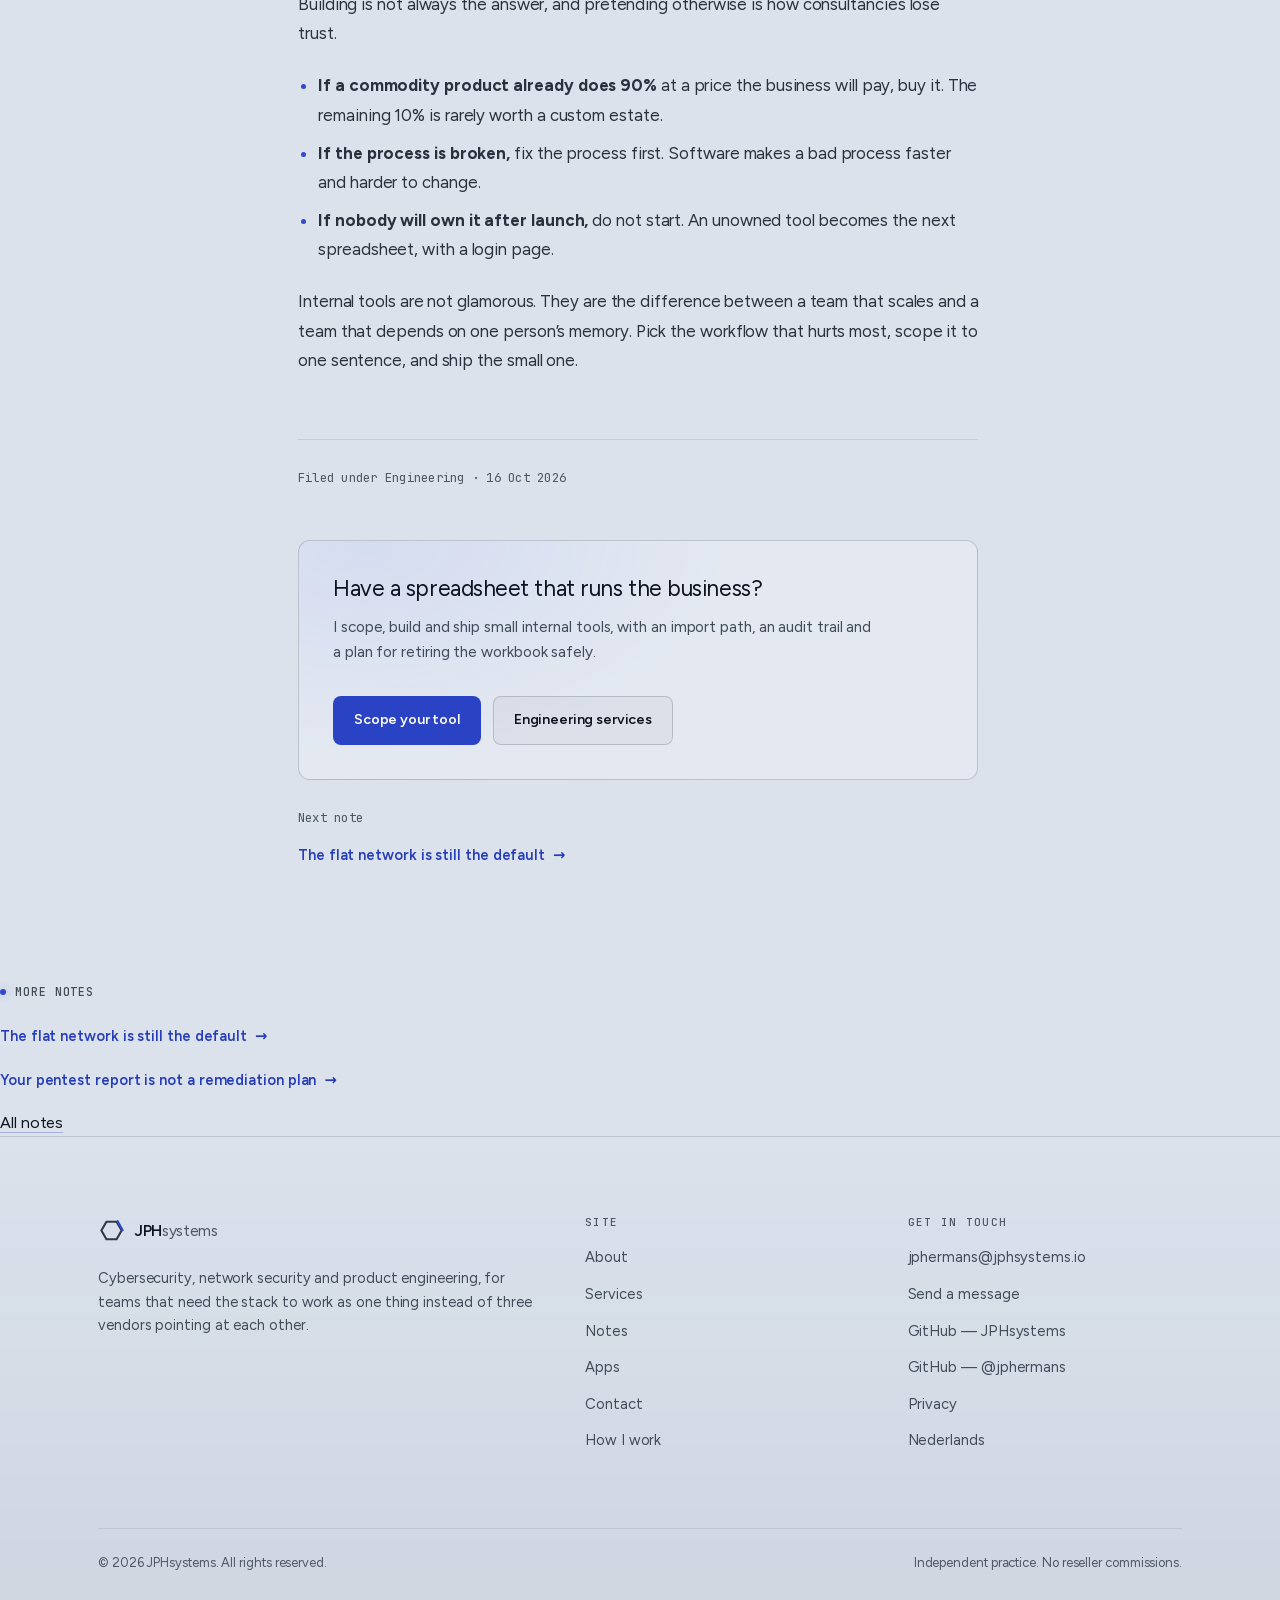
<file: notes/ship-the-internal-tool.html>
<!DOCTYPE html>
<html lang="en-GB">
<head>
<meta charset="utf-8">
<meta name="viewport" content="width=device-width, initial-scale=1">

<title>Ship the internal tool — JPHsystems</title>
<meta name="description" content="The spreadsheet that runs an operation is already software — it just has no tests, no audit trail and one owner. How to scope and ship the small replacement.">
<link rel="canonical" href="https://www.jphsystems.io/notes/ship-the-internal-tool">
<link rel="alternate" type="application/rss+xml" title="JPHsystems — field notes" href="../notes/feed.xml">
<meta name="robots" content="index, follow, max-image-preview:large">
<meta name="author" content="JPHsystems">
<meta name="theme-color" content="#11171f">
<meta http-equiv="Content-Security-Policy" content="default-src 'self'; img-src 'self' data:; style-src 'self' 'unsafe-inline'; script-src 'self' 'sha256-5jT9jNBB+W4+XhbfRhJ+qqTr2JsvHyiT7T9K+RQsO2s='; font-src 'self'; connect-src 'self'; form-action 'self' mailto:; base-uri 'self'; object-src 'none'; upgrade-insecure-requests">
<meta name="referrer" content="strict-origin-when-cross-origin">

<!-- Open Graph -->
<meta property="og:type" content="article">
<meta property="og:site_name" content="JPHsystems">
<meta property="og:title" content="Ship the internal tool">
<meta property="og:description" content="The spreadsheet with three owners and no tests is costing more than the app you keep postponing.">
<meta property="og:url" content="https://www.jphsystems.io/notes/ship-the-internal-tool">
<meta property="og:image" content="https://www.jphsystems.io/assets/img/cover-app.png">
<meta property="og:image:width" content="1600">
<meta property="og:image:height" content="900">
<meta property="og:image:alt" content="A small internal tool interface with a job list.">
<meta property="og:locale" content="en_GB">

<!-- Twitter -->
<meta name="twitter:card" content="summary_large_image">
<meta name="twitter:title" content="Ship the internal tool">
<meta name="twitter:description" content="The spreadsheet is already software. It just has no tests, no audit trail and one owner.">
<meta name="twitter:image" content="https://www.jphsystems.io/assets/img/cover-app.png">

<!-- Icons -->
<link rel="icon" href="../assets/img/favicon.ico" sizes="32x32">
<link rel="icon" href="../assets/img/favicon.svg" type="image/svg+xml">
<link rel="apple-touch-icon" href="../assets/img/apple-touch-icon.png">
<link rel="manifest" href="../assets/site.webmanifest">

<!-- Fonts, self-hosted: no third-party request, no external round-trip -->
<link rel="preload" href="../assets/fonts/figtree-latin.woff2" as="font" type="font/woff2" crossorigin>
<link rel="preload" href="../assets/fonts/jetbrains-mono-latin.woff2" as="font" type="font/woff2" crossorigin>
<link rel="stylesheet" href="../assets/css/fonts.css?v=d13bbe71">

<script>
  (function () {
    var root = document.documentElement;
    root.classList.add("js");
    var stored = null;
    try { stored = localStorage.getItem("theme"); } catch (e) { /* storage unavailable */ }
    var theme = stored === "light" || stored === "dark"
      ? stored
      : (window.matchMedia && window.matchMedia("(prefers-color-scheme: light)").matches ? "light" : "dark");
    root.setAttribute("data-theme", theme);
    var meta = document.querySelector('meta[name="theme-color"]');
    meta.setAttribute("content", light ? "#dbe2ec" : "#11171f");
  })();
</script>
<link rel="stylesheet" href="../assets/css/styles.css?v=07cee8ac">

<script type="application/ld+json">
{
  "@context": "https://schema.org",
  "@type": "BlogPosting",
  "headline": "Ship the internal tool",
  "description": "The spreadsheet that runs an operation is already software — it just has no tests, no audit trail and one owner. How to scope and ship the small replacement.",
  "datePublished": "2026-10-16",
  "dateModified": "2026-10-16",
  "author": {
    "@type": "Person",
    "name": "Jean-Pierre Hermans",
    "alternateName": "JPH",
    "url": "https://www.jphsystems.io/about",
    "sameAs": [
      "https://github.com/jphermans",
      "https://github.com/JPHsystems-io"
    ]
  },
  "publisher": {
    "@type": "Organization",
    "name": "JPHsystems"
  },
  "mainEntityOfPage": "https://www.jphsystems.io/notes/ship-the-internal-tool",
  "image": "https://www.jphsystems.io/assets/img/cover-app.png"
}
</script>

<script src="../assets/js/main.js?v=9b183220" defer></script>
</head>

<body>
<a class="skip-link" href="#main">Skip to content</a>

<header class="site-header">
  <div class="wrap">
    <nav class="nav" aria-label="Primary">
      <a class="brand" href="../" aria-label="JPHsystems — home">
        <svg class="brand-mark" viewBox="0 0 64 64" fill="none" aria-hidden="true" focusable="false">
          <path class="mark-body" d="M44 11.2 20 11.2 8 32 20 52.8 44 52.8 56 32Z" stroke-width="5" stroke-linejoin="round" stroke-linecap="round"/>
          <path class="mark-seam" d="M46.6 9.9 58.6 31.2" stroke-width="5" stroke-linecap="round"/>
        </svg>
        <span class="brand-name">JPH<span>systems</span></span>
      </a>

      <ul class="nav-links">
        <li><a href="../">Home</a></li>
        <li><a href="../services">Services</a></li>
        <li><a href="../about">About</a></li>
        <li><a href="./" aria-current="page">Notes</a></li>
        <li><a href="../apps/">Apps</a></li>
        <li><a href="../contact">Contact</a></li>
      </ul>

      <div class="nav-end">
        <button class="theme-toggle" type="button" data-theme-toggle aria-label="Switch to light theme" aria-pressed="false">
          <svg class="theme-icon theme-icon--sun" viewBox="0 0 24 24" fill="none" stroke="currentColor" stroke-width="1.8" stroke-linecap="round" aria-hidden="true" focusable="false">
            <circle cx="12" cy="12" r="3.6"/>
            <path d="M12 2.4v2.2M12 19.4v2.2M4.4 12h2.2M17.4 12h2.2M6 6l1.6 1.6M16.4 16.4l1.6 1.6M18 6l-1.6 1.6M9.6 16.4l-1.6 1.6"/>
          </svg>
          <svg class="theme-icon theme-icon--moon" viewBox="0 0 24 24" fill="none" stroke="currentColor" stroke-width="1.8" stroke-linecap="round" stroke-linejoin="round" aria-hidden="true" focusable="false">
            <path d="M20.6 14.3A8.4 8.4 0 0 1 9.7 3.6a8.5 8.5 0 1 0 10.9 10.7Z"/>
          </svg>
        </button>

        <a class="btn btn--ghost btn--sm" href="../contact#enquiry">Send a message</a>
        <button class="nav-toggle" type="button" aria-expanded="false" aria-controls="mobile-menu" aria-label="Toggle navigation">
          <span></span><span></span><span></span>
        </button>
      </div>
    </nav>
  </div>

  <div class="mobile-menu" id="mobile-menu">
    <div class="wrap" style="padding-inline:0">
      <a href="../">Home</a>
      <a href="../services">Services</a>
      <a href="../about">About</a>
      <a href="./" aria-current="page">Notes</a>
      <a href="../apps/">Apps</a>
      <a href="../contact">Contact</a>
      <a class="btn btn--primary" href="../contact#enquiry">Send a message</a>
    </div>
  </div>
</header>

<main id="main">

  <article>
    <header class="article-head">
      <div class="wrap wrap--narrow">
        <ol class="breadcrumb" aria-label="Breadcrumb">
          <li><a href="../">Home</a></li>
          <li><a href="./">Notes</a></li>
          <li>Engineering</li>
        </ol>
        <div class="post-meta"><span class="tag">Engineering</span><span>5 min read</span><time datetime="2026-10-16">16 Oct 2026</time></div>
        <h1>Ship the internal tool</h1>
        <p class="lede">
          The spreadsheet with three owners and no tests is costing more than the app
          you keep postponing. It is also already software, with none of the
          safeguards.
        </p>
        <div class="byline mt-l">
          <span class="avatar avatar--sm" aria-hidden="true">JPH</span>
          <span><strong><a class="text-link" href="../about">JPHsystems</a></strong>Founder &amp; engineer</span>
        </div>
      </div>
    </header>

    <div class="wrap wrap--narrow article">
      <div class="article-body">
        <p>
          Every operations team has one. A spreadsheet that became a system: a workbook
          with macros, a colour code, a tab called <code>FINAL_v3</code>, and three people
          who know how it works. One of them is leaving, or already has.
        </p>
        <p>
          The tool is not the problem. The problem is that the business now depends on
          logic that lives in cells, permissions that live in a file share, and history that
          lives in whoever remembers to save a copy before the month closes.
        </p>

        <h2>The spreadsheet is already software</h2>
        <p>
          It has an interface, a data model, business rules and an access model. What it
          does not have is version control, tests, an audit trail, or a way to run the
          same rule twice and get the same answer. It fails silently: a deleted row, a
          formula dragged one column too far, a hardcoded value that nobody notices until
          the numbers stop reconciling.
        </p>
        <p>
          The cost is not the licence. It is the reconciliation hours, the onboarding
          that only happens by shadowing, the errors found a quarter late, and the audit
          question you can&rsquo;t answer because the evidence was overwritten.
        </p>

        <h2>Why the app keeps getting postponed</h2>
        <ul>
          <li><strong>It works well enough on a good day.</strong> The failure is invisible until month-end, so it never becomes urgent.</li>
          <li><strong>Internal tools do not demo well.</strong> There is no launch video for &ldquo;the job list now has an owner field&rdquo;.</li>
          <li><strong>&ldquo;We&rsquo;ll buy something.&rdquo;</strong> Then procurement takes six months and delivers a platform that fits 70% of the workflow and none of the exceptions.</li>
          <li><strong>Scope creep at the first draft.</strong> SSO, role-based access, mobile, audit, reporting and an AI assistant, before anyone has agreed what the tool actually does.</li>
        </ul>

        <h2>Scope it like an incident, not a platform</h2>
        <p>
          The smallest useful version has one workflow, end to end, and one source of
          truth. Concretely:
        </p>
        <ul>
          <li><strong>One workflow.</strong> A form to create a record, a list to see it, and a state change to close it. That is the application.</li>
          <li><strong>One database.</strong> Not a shared drive, not a synced folder, not a second spreadsheet that &ldquo;mirrors&rdquo; the first.</li>
          <li><strong>One import.</strong> Bring the existing data across once, and produce a reconciliation report that shows what did not map.</li>
          <li><strong>One boring deployment.</strong> A small managed database and a container or static host. No Kubernetes for a tool with nine users.</li>
          <li><strong>One instrument.</strong> Log who did what and when. If it does not record changes, it is not ready.</li>
        </ul>

        <div class="callout">
          <strong>If you can&rsquo;t describe it in one sentence, it is not a tool yet.</strong>
          &ldquo;Technicians log a job and a supervisor closes it&rdquo; is a tool.
          &ldquo;A unified operations platform&rdquo; is a programme with a steering
          committee.
        </div>

        <h2>What you get for the effort</h2>
        <ul>
          <li>One place where the truth lives, instead of four copies with different dates.</li>
          <li>Every change attributable to a person and a time.</li>
          <li>Rules in code, so they run the same way on a busy Friday as on a quiet Tuesday.</li>
          <li>Onboarding that is a link and a short guide, not a week of shadowing.</li>
          <li>Answers to &ldquo;how many, how long, how often&rdquo; without a manual count.</li>
        </ul>
        <p>
          None of that requires a large team. It requires a narrow scope and the
          discipline to keep it narrow until the first version is in use.
        </p>

        <h2>Build it small, then earn the next version</h2>
        <ol>
          <li><strong>Ship v1 in weeks.</strong> If the first release is a quarter away, the scope is wrong.</li>
          <li><strong>Run both for one cycle.</strong> Keep the spreadsheet read-only, enter data in both, and reconcile at the end of the month.</li>
          <li><strong>Retire the old one only when the numbers agree twice.</strong> Not when the app is &ldquo;done&rdquo; &mdash; when the evidence says it is.</li>
          <li><strong>Add what you missed, not what you predicted.</strong> The second version should come from the first month of real use.</li>
        </ol>
        <p>
          This is also the safest way to handle the person who built the spreadsheet.
          They are not the obstacle. They are the specification. Sit with them, write
          down the exceptions, and let the reconciliation prove the replacement is
          faithful before anyone takes their workbook away.
        </p>

        <h2>When not to build</h2>
        <p>
          Building is not always the answer, and pretending otherwise is how consultancies
          lose trust.
        </p>
        <ul>
          <li><strong>If a commodity product already does 90%</strong> at a price the business will pay, buy it. The remaining 10% is rarely worth a custom estate.</li>
          <li><strong>If the process is broken,</strong> fix the process first. Software makes a bad process faster and harder to change.</li>
          <li><strong>If nobody will own it after launch,</strong> do not start. An unowned tool becomes the next spreadsheet, with a login page.</li>
        </ul>
        <p>
          Internal tools are not glamorous. They are the difference between a team that
          scales and a team that depends on one person&rsquo;s memory. Pick the workflow
          that hurts most, scope it to one sentence, and ship the small one.
        </p>
      </div>

      <footer class="article-foot">
        <p class="mono">Filed under Engineering · 16 Oct 2026</p>
        <div class="article-cta">
          <h3>Have a spreadsheet that runs the business?</h3>
          <p>
            I scope, build and ship small internal tools, with an import path, an
            audit trail and a plan for retiring the workbook safely.
          </p>
          <div class="btn-row">
            <a class="btn btn--accent" href="../contact?topic=Application%20development">Scope your tool</a>
            <a class="btn btn--ghost" href="../services#engineering">Engineering services</a>
          </div>
        </div>
        <p class="mono" style="margin-top:28px">Next note</p>
        <p><a class="arrow-link" href="flat-network">The flat network is still the default</a></p>
      </footer>
    </div>

      <aside class="mt-l" aria-label="More notes" data-reveal>
        <p class="eyebrow">More notes</p>
        <p><a class="arrow-link" href="flat-network">The flat network is still the default</a></p>
        <p><a class="arrow-link" href="pentest-report">Your pentest report is not a remediation plan</a></p>
        <p><a class="text-link" href="./">All notes</a></p>
      </aside>
  </article>

</main>

<footer class="site-footer">
  <div class="wrap">
    <div class="footer-grid">
      <div class="footer-about">
        <a class="brand" href="../">
          <svg class="brand-mark" viewBox="0 0 64 64" fill="none" aria-hidden="true" focusable="false">
            <path class="mark-body" d="M44 11.2 20 11.2 8 32 20 52.8 44 52.8 56 32Z" stroke-width="5" stroke-linejoin="round" stroke-linecap="round"/>
            <path class="mark-seam" d="M46.6 9.9 58.6 31.2" stroke-width="5" stroke-linecap="round"/>
          </svg>
          <span class="brand-name">JPH<span>systems</span></span>
        </a>
        <p>
          Cybersecurity, network security and product engineering, for teams that need
          the stack to work as one thing instead of three vendors pointing at each
          other.
        </p>
      </div>

      <div class="footer-col">
        <h2>Site</h2>
        <ul>
          <li><a href="../about">About</a></li>
          <li><a href="../services">Services</a></li>
          <li><a href="./">Notes</a></li>
          <li><a href="../apps/">Apps</a></li>
          <li><a href="../contact">Contact</a></li>
          <li><a href="../about#principles">How I work</a></li>
        </ul>
      </div>

      <div class="footer-col">
        <h2>Get in touch</h2>
        <ul>
          <li><a href="mailto:jphermans@jphsystems.io">jphermans@jphsystems.io</a></li>
          <li><a href="../contact#enquiry">Send a message</a></li>
          <li><a href="https://github.com/JPHsystems-io" rel="me noopener" target="_blank">GitHub &mdash; JPHsystems</a></li>
          <li><a href="https://github.com/jphermans" rel="me noopener" target="_blank">GitHub &mdash; @jphermans</a></li>
          <li><a href="../privacy">Privacy</a></li>
          <li><a href="../nl/" hreflang="nl" lang="nl">Nederlands</a></li>
        </ul>
      </div>
    </div>

    <div class="footer-bottom">
      <p>&copy; <span data-year>2026</span> JPHsystems. All rights reserved.</p>
      <p>Independent practice. No reseller commissions.</p>
    </div>
  </div>
</footer>

</body>
</html>
</file>
<file: assets/css/fonts.css>
/* Self-hosted webfonts — same files Google served, now first-party.
   Figtree 300–700 and JetBrains Mono 400–500, latin + latin-ext only. */

@font-face {
  font-family: 'Figtree';
  font-style: normal;
  font-weight: 300 700;
  font-display: swap;
  src: url('../fonts/figtree-latin-ext.woff2') format('woff2');
  unicode-range: U+0100-02BA, U+02BD-02C5, U+02C7-02CC, U+02CE-02D7, U+02DD-02FF, U+0304, U+0308, U+0329, U+1D00-1DBF, U+1E00-1E9F, U+1EF2-1EFF, U+2020, U+20A0-20AB, U+20AD-20C4, U+2113, U+2C60-2C7F, U+A720-A7FF;
}

@font-face {
  font-family: 'Figtree';
  font-style: normal;
  font-weight: 300 700;
  font-display: swap;
  src: url('../fonts/figtree-latin.woff2') format('woff2');
  unicode-range: U+0000-00FF, U+0131, U+0152-0153, U+02BB-02BC, U+02C6, U+02DA, U+02DC, U+0304, U+0308, U+0329, U+2000-206F, U+20AC, U+2122, U+2191, U+2193, U+2212, U+2215, U+FEFF, U+FFFD;
}

@font-face {
  font-family: 'JetBrains Mono';
  font-style: normal;
  font-weight: 400 500;
  font-display: swap;
  src: url('../fonts/jetbrains-mono-latin-ext.woff2') format('woff2');
  unicode-range: U+0100-02BA, U+02BD-02C5, U+02C7-02CC, U+02CE-02D7, U+02DD-02FF, U+0304, U+0308, U+0329, U+1D00-1DBF, U+1E00-1E9F, U+1EF2-1EFF, U+2020, U+20A0-20AB, U+20AD-20C4, U+2113, U+2C60-2C7F, U+A720-A7FF;
}

@font-face {
  font-family: 'JetBrains Mono';
  font-style: normal;
  font-weight: 400 500;
  font-display: swap;
  src: url('../fonts/jetbrains-mono-latin.woff2') format('woff2');
  unicode-range: U+0000-00FF, U+0131, U+0152-0153, U+02BB-02BC, U+02C6, U+02DA, U+02DC, U+0304, U+0308, U+0329, U+2000-206F, U+20AC, U+2122, U+2191, U+2193, U+2212, U+2215, U+FEFF, U+FFFD;
}
</file>
<file: assets/css/styles.css>
/* ==========================================================================
   JPHsystems — site stylesheet
   Plain CSS. No build step. Mobile-first.

   1  Tokens
   2  Reset
   3  Typography
   4  Layout
   5  Header
   6  Buttons & links
   7  Hero
   8  Signal-flow graphic
   9  Stack marquee
   10 Scrubbed scene
   11 Showcase & UI mockup
   12 Cards & content blocks
   13 Services page
   14 Forms
   15 Notes & articles
   16 Footer
   17 Motion & utilities
   ========================================================================== */

/* 1 ── Tokens ───────────────────────────────────────────────────────────── */
:root {
  color-scheme: dark;

  /* Surfaces */
  --ink:          #11171f;
  --ink-raised:   #161e28;
  --surface:      #1b2431;
  --surface-2:    #222e3c;

  /* Terminal — a console window, the same in both themes */
  --term-bg:      #0b1017;
  --term-line:    rgba(255, 255, 255, 0.08);
  --term-text:    #d5dee9;
  --term-dim:     #7d8b9c;
  --term-green:   #5fd08a;
  --term-amber:   #e3a44f;

  /* Lines */
  --line:         rgba(255, 255, 255, 0.095);
  --line-strong:  rgba(255, 255, 255, 0.175);
  --line-hover:   rgba(255, 255, 255, 0.28);

  /* Text */
  --text:         #eef1f5;
  --text-dim:     #99a3ae;
  --text-faint:   #8a94a0;
  --prose:        #d5dade;

  /* Accent — signal blue */
  --accent:       #5b7cfa;
  --accent-hi:    #93a7ff;
  --accent-deep:  #3a5ae8;
  --accent-wash:  rgba(91, 124, 250, 0.12);
  --accent-edge:  rgba(91, 124, 250, 0.34);

  /* Semantic */
  --positive:     #4fd6b0;
  --warn:         #e3a44f;
  --danger:       #ff6b6b;
  --danger-text:  #ff9d9d;
  --danger-strong: #e5484d;
  --ok-text:      #b9f0e1;
  --bad-text:     #ffb4b6;

  /* Translucent fills and shadows */
  --tint:         rgba(255, 255, 255, 0.03);
  --tint-2:       rgba(255, 255, 255, 0.055);
  --tint-3:       rgba(255, 255, 255, 0.09);
  --grid:         rgba(255, 255, 255, 0.028);
  --grid-strong:  rgba(255, 255, 255, 0.04);
  --sheen:        rgba(255, 255, 255, 0.22);
  --chart-bar:    rgba(255, 255, 255, 0.14);
  --shadow:       rgba(0, 0, 0, 0.55);
  --shadow-soft:  rgba(0, 0, 0, 0.30);

  /* Component surfaces */
  --header-bg:    rgba(17, 23, 31, 0.82);
  --menu-bg:      rgba(17, 23, 31, 0.97);
  --chip-bg:      rgba(23, 31, 42, 0.9);
  --showcase-bg:  #141c26;
  --card-bg:      linear-gradient(180deg, rgba(255, 255, 255, 0.038), rgba(255, 255, 255, 0.012));
  --card-bg-hover: linear-gradient(180deg, rgba(255, 255, 255, 0.06), rgba(255, 255, 255, 0.018));
  --ui-bg:        linear-gradient(180deg, rgba(255, 255, 255, 0.05), rgba(255, 255, 255, 0.015)), var(--ink-raised);
  --input-bg:     rgba(255, 255, 255, 0.025);
  --input-focus-bg: rgba(91, 124, 250, 0.05);
  --code-bg:      rgba(255, 255, 255, 0.06);
  --footer-bg:    linear-gradient(180deg, transparent, rgba(255, 255, 255, 0.015));

  /* Brand mark */
  --brand-line:     rgba(255, 255, 255, 0.34);
  --brand-line-dim: rgba(255, 255, 255, 0.30);
  --brand-node:     #eef1f5;

  /* Primary button */
  --btn-primary-hover: #ffffff;
  --btn-primary-sheen: rgba(255, 255, 255, 0.40);
  --btn-primary-glow:  rgba(255, 255, 255, 0.12);

  /* Glows */
  --glow-accent:       rgba(91, 124, 250, 0.17);
  --glow-accent-soft:  rgba(91, 124, 250, 0.15);
  --glow-accent-faint: rgba(91, 124, 250, 0.13);
  --glow-accent-band:  rgba(91, 124, 250, 0.18);
  --glow-positive:     rgba(79, 214, 176, 0.06);
  --dot-glow:          rgba(91, 124, 250, 0.85);
  --pulse-ring:        rgba(79, 214, 176, 0.45);

  /* Select arrow */
  --select-arrow: url("data:image/svg+xml,%3Csvg xmlns='http://www.w3.org/2000/svg' width='12' height='8' viewBox='0 0 12 8'%3E%3Cpath d='M1 1.5 6 6.5l5-5' stroke='%2399a3ae' stroke-width='1.6' fill='none' stroke-linecap='round'/%3E%3C/svg%3E");

  /* Type */
  --font: "Figtree", system-ui, -apple-system, "Segoe UI", Helvetica, Arial, sans-serif;
  --mono: "JetBrains Mono", ui-monospace, SFMono-Regular, "SF Mono", Menlo, Consolas, monospace;

  /* Space */
  --gutter: 20px;
  --max: 1180px;
  --max-narrow: 780px;

  /* Radius — sharper, so the geometry reads as instrumentation */
  --r-sm: 6px;
  --r:    10px;
  --r-lg: 12px;
  --r-btn: 8px;
  --r-pill: 999px;

  /* Motion */
  --ease: cubic-bezier(0.22, 0.61, 0.36, 1);
}

/* Light ("white") theme. The toggle writes data-theme="light" on <html>;
   without a stored choice the head script follows prefers-color-scheme. */
:root[data-theme="light"] {
  color-scheme: light;

  /* Surfaces — a grey-blue ground, not a near-white sheet */
  --ink:          #dbe2ec;
  --ink-raised:   #e4e9f1;
  --surface:      #cdd6e2;
  --surface-2:    #c2ccda;

  /* Lines */
  --line:         rgba(15, 23, 42, 0.10);
  --line-strong:  rgba(15, 23, 42, 0.18);
  --line-hover:   rgba(15, 23, 42, 0.30);

  /* Text */
  --text:         #0d1420;
  --text-dim:     #414b59;
  --text-faint:   #4d5763;
  --prose:        #28313d;

  /* Accent — darkened for contrast on white */
  --accent:       #2f49cf;
  --accent-hi:    #263dba;
  --accent-deep:  #2a43c4;
  --accent-wash:  rgba(47, 73, 207, 0.10);
  --accent-edge:  rgba(47, 73, 207, 0.32);

  /* Semantic */
  --positive:     #096048;
  --warn:         #754707;
  --danger:       #a01f25;
  --danger-text:  #a82329;
  --danger-strong: #a01f25;
  --ok-text:      #085840;
  --bad-text:     #a01f25;

  /* Translucent fills and shadows */
  --tint:         rgba(15, 23, 42, 0.035);
  --tint-2:       rgba(15, 23, 42, 0.06);
  --tint-3:       rgba(15, 23, 42, 0.10);
  --grid:         rgba(15, 23, 42, 0.05);
  --grid-strong:  rgba(15, 23, 42, 0.06);
  --sheen:        rgba(15, 23, 42, 0.12);
  --chart-bar:    rgba(15, 23, 42, 0.16);
  --shadow:       rgba(15, 23, 42, 0.14);
  --shadow-soft:  rgba(15, 23, 42, 0.08);

  /* Component surfaces */
  --header-bg:    rgba(219, 226, 236, 0.90);
  --menu-bg:      rgba(219, 226, 236, 0.98);
  --chip-bg:      rgba(228, 233, 241, 0.94);
  --showcase-bg:  #d3dce8;
  --card-bg:      linear-gradient(180deg, #e9edf4, #e2e8f1);
  --card-bg-hover: linear-gradient(180deg, #eef1f7, #e7ecf4);
  --ui-bg:        linear-gradient(180deg, #e9edf4, #dfe5ee);
  --input-bg:     #eef1f7;
  --input-focus-bg: #f4f7fb;
  --code-bg:      rgba(15, 23, 42, 0.08);
  --footer-bg:    linear-gradient(180deg, transparent, rgba(15, 23, 42, 0.06));

  /* Brand mark */
  --brand-line:     rgba(15, 23, 42, 0.35);
  --brand-line-dim: rgba(15, 23, 42, 0.30);
  --brand-node:     #142033;

  /* Primary button */
  --btn-primary-hover: #1b2433;
  --btn-primary-sheen: rgba(255, 255, 255, 0.15);
  --btn-primary-glow:  rgba(15, 23, 42, 0.16);

  /* Glows */
  --glow-accent:       rgba(58, 90, 232, 0.10);
  --glow-accent-soft:  rgba(58, 90, 232, 0.09);
  --glow-accent-faint: rgba(58, 90, 232, 0.08);
  --glow-accent-band:  rgba(58, 90, 232, 0.11);
  --glow-positive:     rgba(11, 122, 92, 0.05);
  --dot-glow:          rgba(58, 90, 232, 0.55);
  --pulse-ring:        rgba(11, 122, 92, 0.35);

  /* Select arrow */
  --select-arrow: url("data:image/svg+xml,%3Csvg xmlns='http://www.w3.org/2000/svg' width='12' height='8' viewBox='0 0 12 8'%3E%3Cpath d='M1 1.5 6 6.5l5-5' stroke='%234d5763' stroke-width='1.6' fill='none' stroke-linecap='round'/%3E%3C/svg%3E");
}

@media (min-width: 768px)  { :root { --gutter: 32px; } }
@media (min-width: 1100px) { :root { --gutter: 48px; } }

/* Light-theme component overrides (dark rules live above, this block wins by order) */
html[data-theme="light"] .lane .verdict--block {
  border-color: rgba(198, 47, 53, 0.35);
  background: rgba(198, 47, 53, 0.08);
  color: var(--danger-text);
}
html[data-theme="light"] .dial-ring stop:first-child { stop-color: var(--accent-hi); }
html[data-theme="light"] .dial-ring stop:last-child { stop-color: var(--accent-deep); }
html[data-theme="light"] .flow-triage .flow-text--accent { fill: var(--accent); }
html[data-theme="light"] .flow-triage { stroke: var(--accent); stroke-opacity: 0.75; }

/* 2 ── Reset ───────────────────────────────────────────────────────────── */
*, *::before, *::after { box-sizing: border-box; }

html {
  -webkit-text-size-adjust: 100%;
  overflow-x: clip;
  scroll-behavior: smooth;
  scroll-padding-top: 96px;
  background: var(--ink);
}

body {
  margin: 0;
  background: var(--ink);
  color: var(--text);
  font-family: var(--font);
  font-size: 16px;
  font-weight: 400;
  line-height: 1.6;
  letter-spacing: -0.005em;
  transition: background-color 0.3s var(--ease), color 0.3s var(--ease);
  -webkit-font-smoothing: antialiased;
  -moz-osx-font-smoothing: grayscale;
  /* overflow-x stays off body on purpose: setting one axis forces the other
     to "auto", which makes body its own scroll container and breaks
     position: sticky for the header and the pinned scene. */
}

img, svg, video { display: block; max-width: 100%; height: auto; }
a { color: inherit; text-decoration: none; }
button, input, textarea, select { font: inherit; color: inherit; }
ul, ol { margin: 0; padding: 0; list-style: none; }
hr { border: 0; border-top: 1px solid var(--line); margin: 0; }

::selection { background: var(--accent); color: #fff; }

:focus-visible {
  outline: 2px solid var(--accent-hi);
  outline-offset: 3px;
  border-radius: 4px;
}

.skip-link {
  display: inline-flex;
  align-items: center;
  min-height: 44px;
  position: absolute;
  left: 12px;
  top: -60px;
  z-index: 200;
  background: var(--accent);
  color: #0b1017;
  font-weight: 500;
  padding: 10px 16px;
  border-radius: var(--r-sm);
  font-size: 14px;
  font-weight: 600;
  transition: top 0.2s var(--ease);
}
.skip-link:focus { top: 12px; }
/* the availability line in the hero: one config value, not a hand-edited sentence */
.hero-note.is-booked .pulse { background: var(--warn); animation: none; }
[data-theme="light"] .skip-link { color: #fff; }

/* 3 ── Typography ──────────────────────────────────────────────────────── */
h1, h2, h3, h4 {
  margin: 0;
  font-weight: 400;
  letter-spacing: -0.03em;
  line-height: 1.08;
  text-wrap: balance;
}

h1 { font-size: clamp(2.3rem, 5.8vw, 3.7rem); }
h2 { font-size: clamp(1.85rem, 4.5vw, 2.95rem); }
h3 { font-size: clamp(1.15rem, 2.2vw, 1.4rem); letter-spacing: -0.02em; line-height: 1.25; }
h4 { font-size: 1rem; letter-spacing: -0.01em; font-weight: 600; }

p { margin: 0 0 1.1em; }
p:last-child { margin-bottom: 0; }

.lede {
  font-size: clamp(1.03rem, 1.9vw, 1.2rem);
  line-height: 1.62;
  color: var(--text-dim);
  max-width: 62ch;
  text-wrap: pretty;
}

.mark {
  position: relative;
  white-space: nowrap;
  text-decoration: underline;
  text-decoration-color: var(--accent);
  text-decoration-thickness: 2px;
  text-underline-offset: 8px;
}

.accent { color: var(--accent-hi); }

.eyebrow {
  display: block;
  margin: 0 0 22px;
  font-family: var(--mono);
  font-size: 0.72rem;
  font-weight: 500;
  letter-spacing: 0.08em;
  text-transform: uppercase;
  color: var(--text-dim);
}
.eyebrow::before {
  content: "";
  display: inline-block;
  width: 6px;
  height: 6px;
  margin-right: 9px;
  border-radius: 50%;
  background: var(--accent);
  vertical-align: 1px;
  box-shadow: 0 0 10px var(--accent-edge);
}

.mono {
  font-family: var(--mono);
  font-size: 0.78rem;
  letter-spacing: 0.02em;
  color: var(--text-faint);
}

/* 4 ── Layout ──────────────────────────────────────────────────────────── */
.wrap {
  width: 100%;
  max-width: var(--max);
  margin-inline: auto;
  padding-inline: var(--gutter);
}
.wrap--narrow { max-width: var(--max-narrow); }

.section { padding-block: clamp(64px, 11vw, 128px); position: relative; }
.section--tight { padding-block: clamp(48px, 7vw, 80px); }
.section--edge { border-top: 1px solid var(--line); }

.section-head { max-width: 62ch; margin-bottom: clamp(36px, 5vw, 60px); }
.section-head p { margin-top: 18px; }
.section-head--center {
  max-width: 64ch;
  margin-inline: auto;
  text-align: center;
}
.section-head--center .lede { margin-inline: auto; }

.grid { display: grid; gap: 18px; }
@media (min-width: 720px) {
  .grid--2 { grid-template-columns: repeat(2, 1fr); gap: 20px; }
  .grid--3 { grid-template-columns: repeat(3, 1fr); gap: 20px; }
}
@media (min-width: 900px) {
  .grid--split { grid-template-columns: 1.05fr 1fr; gap: clamp(40px, 6vw, 84px); align-items: start; }
}

/* 5 ── Header ──────────────────────────────────────────────────────────── */
.site-header {
  position: sticky;
  top: 0;
  z-index: 100;
  padding-block: 14px;
  transition: background 0.3s var(--ease), border-color 0.3s var(--ease);
  border-bottom: 1px solid transparent;
}
.site-header.is-stuck {
  background: var(--header-bg);
  backdrop-filter: saturate(140%) blur(14px);
  -webkit-backdrop-filter: saturate(140%) blur(14px);
  border-bottom-color: var(--line);
}

.nav {
  display: flex;
  align-items: center;
  justify-content: space-between;
  gap: 16px;
}

.brand {
  display: inline-flex;
  align-items: center;
  gap: 10px;
  font-weight: 600;
  font-size: 0.98rem;
  letter-spacing: -0.02em;
  flex: none;
}
.brand-mark { width: 27px; height: 27px; flex: none; }
.brand-mark { color: var(--text); }
.brand-mark .mark-body { stroke: currentColor; opacity: 0.82; }
.brand-mark .mark-seam { stroke: var(--accent); }
.brand:hover .mark-body { opacity: 1; }
.brand-name { display: none; }
@media (min-width: 400px) { .brand-name { display: inline; } }
.brand-name span { color: var(--text-faint); font-weight: 400; }

.nav-links {
  display: none;
  align-items: center;
  gap: 5px;
}
@media (min-width: 920px) { .nav-links { display: flex; } }

.nav-links a {
  display: block;
  padding: 8px 15px;
  border-radius: var(--r-btn);
  background: var(--tint);
  font-size: 0.85rem;
  color: var(--text-dim);
  transition: color 0.2s var(--ease), background 0.2s var(--ease);
}
.nav-links a:hover { color: var(--text); background: var(--tint-2); }
.nav-links a[aria-current="page"] { color: var(--text); background: var(--tint-3); }

.nav-end { display: flex; align-items: center; gap: 10px; flex: none; }
.nav-end .btn { display: none; }
@media (min-width: 920px) { .nav-end .btn { display: inline-flex; } }

.theme-toggle {
  display: none;
  place-items: center;
  width: 44px;
  height: 44px;
  padding: 0;
  border: 1px solid var(--line);
  border-radius: var(--r-btn);
  background: var(--tint);
  color: var(--text-dim);
  cursor: pointer;
  transition: color 0.2s var(--ease), background 0.2s var(--ease),
              border-color 0.2s var(--ease);
}
.js .theme-toggle { display: grid; }
.theme-toggle:hover {
  color: var(--text);
  background: var(--tint-3);
  border-color: var(--line-strong);
}
.theme-icon { width: 17px; height: 17px; }
.theme-icon--moon { display: none; }
[data-theme="light"] .theme-icon--sun { display: none; }
[data-theme="light"] .theme-icon--moon { display: block; }

.nav-toggle {
  display: inline-flex;
  flex-direction: column;
  justify-content: center;
  align-items: center;
  gap: 5px;
  width: 44px;
  height: 44px;
  padding: 0 10px;
  border: 1px solid var(--line);
  border-radius: var(--r-btn);
  background: var(--tint);
  cursor: pointer;
}
@media (min-width: 920px) { .nav-toggle { display: none; } }
.nav-toggle span {
  display: block;
  /* the bars had no width, so they collapsed to 0 and the button read as an
     empty box on a phone; the button is 44px wide with 10px of padding */
  width: 18px;
  height: 1.5px;
  background: var(--text);
  border-radius: 2px;
  transition: transform 0.25s var(--ease), opacity 0.2s var(--ease);
}
.nav-toggle[aria-expanded="true"] span:nth-child(1) { transform: translateY(6.5px) rotate(45deg); }
.nav-toggle[aria-expanded="true"] span:nth-child(2) { opacity: 0; }
.nav-toggle[aria-expanded="true"] span:nth-child(3) { transform: translateY(-6.5px) rotate(-45deg); }

.mobile-menu {
  display: none;
  padding: 10px var(--gutter) 22px;
  border-bottom: 1px solid var(--line);
  background: var(--menu-bg);
  backdrop-filter: blur(14px);
  -webkit-backdrop-filter: blur(14px);
}
.mobile-menu.is-open { display: block; }
@media (min-width: 920px) { .mobile-menu.is-open { display: none; } }
.mobile-menu a {
  display: block;
  padding: 13px 4px;
  font-size: 1.1rem;
  letter-spacing: -0.02em;
  border-bottom: 1px solid var(--line);
  color: var(--text-dim);
}
.mobile-menu a:last-of-type { border-bottom: 0; }
.mobile-menu a[aria-current="page"] { color: var(--text); }
/* .mobile-menu a is more specific than .btn--primary, so the CTA inherited the
   dim link colour on its dark fill: 2.3:1. Give the buttons their own colour. */
.mobile-menu a.btn { margin-top: 16px; width: 100%; justify-content: center; }
.mobile-menu a.btn--primary { color: var(--ink); }
.mobile-menu a.btn--ghost { color: var(--text); }

/* 6 ── Buttons & links ─────────────────────────────────────────────────── */
.btn {
  display: inline-flex;
  align-items: center;
  justify-content: center;
  gap: 9px;
  padding: 12px 20px;
  border: 1px solid transparent;
  border-radius: var(--r-btn);
  font-size: 0.88rem;
  font-weight: 600;
  letter-spacing: -0.01em;
  cursor: pointer;
  white-space: nowrap;
  transition: transform 0.18s var(--ease), background 0.2s var(--ease),
              border-color 0.2s var(--ease), color 0.2s var(--ease), box-shadow 0.2s var(--ease);
}
.btn:active { transform: translateY(1px); }

.btn--primary {
  background: var(--text);
  color: var(--ink);
  box-shadow: 0 1px 0 var(--btn-primary-sheen) inset;
}
.btn--primary:hover { background: var(--btn-primary-hover); box-shadow: 0 6px 22px var(--btn-primary-glow); }

.btn--accent { background: var(--accent-deep); color: #fff; }
.btn--accent:hover { background: var(--accent); box-shadow: 0 6px 24px var(--accent-edge); }

.btn--ghost {
  background: var(--tint);
  border-color: var(--line-strong);
  color: var(--text);
}
.btn--ghost:hover { background: var(--tint-3); border-color: var(--line-hover); }

.btn--sm { padding: 9px 15px; font-size: 0.82rem; }
.btn--lg { padding: 14px 26px; font-size: 0.95rem; }

.btn-row {
  display: flex;
  flex-wrap: wrap;
  gap: 12px;
  margin-top: 32px;
}

/* Official Apple "Download on the App Store" badge. The artwork is used
   unmodified: Apple's white badge on the dark theme, black badge on the
   light theme (both variants ship from Apple's badge service). */
.app-store-badge {
  display: inline-flex;
  align-items: center;
  align-self: center;
  flex: none;
  line-height: 0;
  border-radius: 9px;
  transition: opacity 0.2s var(--ease);
}
.app-store-badge:hover { opacity: 0.86; }
.app-store-badge:focus-visible { outline: 2px solid var(--accent); outline-offset: 3px; }
.app-store-badge img { display: block; height: 48px; width: auto; }
.app-store-badge .app-store-badge__on-light { display: none; }
[data-theme="light"] .app-store-badge .app-store-badge__on-dark { display: none; }
[data-theme="light"] .app-store-badge .app-store-badge__on-light { display: block; }
@media (max-width: 420px) { .app-store-badge img { height: 44px; } }

.arrow-link {
  display: inline-flex;
  align-items: center;
  gap: 8px;
  font-size: 0.92rem;
  font-weight: 600;
  color: var(--accent-hi);
  transition: gap 0.2s var(--ease);
}
.arrow-link::after { content: "→"; transition: transform 0.2s var(--ease); }
.arrow-link:hover { gap: 11px; }
.arrow-link:hover::after { transform: translateX(2px); }

.text-link {
  color: var(--text);
  text-decoration: underline;
  text-decoration-color: var(--accent-edge);
  text-underline-offset: 4px;
  transition: text-decoration-color 0.2s var(--ease);
}
.text-link:hover { text-decoration-color: var(--accent); }

/* 7 ── Hero ────────────────────────────────────────────────────────────── */
.hero {
  position: relative;
  padding-block: clamp(52px, 9vw, 96px) clamp(52px, 8vw, 88px);
  isolation: isolate;
}
.hero::before {
  content: "";
  position: absolute;
  inset: -20% 0 auto;
  height: 760px;
  z-index: -1;
  background:
    radial-gradient(70% 56% at 50% 30%, var(--glow-accent), transparent 70%),
    radial-gradient(50% 46% at 86% 8%, var(--glow-positive), transparent 72%);
  pointer-events: none;
}
.hero::after {
  content: "";
  position: absolute;
  inset: 0;
  z-index: -1;
  background-image:
    linear-gradient(to right, var(--grid) 1px, transparent 1px),
    linear-gradient(to bottom, var(--grid) 1px, transparent 1px);
  background-size: 72px 72px;
  mask-image: radial-gradient(70% 58% at 50% 32%, #000 10%, transparent 78%);
  -webkit-mask-image: radial-gradient(70% 58% at 50% 32%, #000 10%, transparent 78%);
  pointer-events: none;
}

.hero-copy {
  max-width: 900px;
  margin-inline: auto;
  text-align: center;
}
.hero h1 { margin-bottom: 26px; }
.hero h1 br { display: none; }
@media (min-width: 880px) { .hero h1 br { display: inline; } }
.hero-copy .lede { margin-inline: auto; max-width: 64ch; }
.hero-copy .btn-row { justify-content: center; }

.hero-note {
  display: flex;
  align-items: center;
  justify-content: center;
  gap: 10px;
  margin-top: 28px;
  font-size: 0.85rem;
  color: var(--text-faint);
}
.pulse {
  width: 7px; height: 7px; flex: none;
  border-radius: 50%;
  background: var(--positive);
  box-shadow: 0 0 0 0 var(--pulse-ring);
  animation: pulse 2.6s var(--ease) infinite;
}
@keyframes pulse {
  0%   { box-shadow: 0 0 0 0 var(--pulse-ring); }
  70%  { box-shadow: 0 0 0 9px transparent; }
  100% { box-shadow: 0 0 0 0 transparent; }
}

.scroll-cue {
  display: grid;
  place-items: center;
  width: 34px;
  height: 34px;
  margin: 44px auto 0;
  border: 1px solid var(--line);
  border-radius: 50%;
  color: var(--text-faint);
  animation: bob 2.4s var(--ease) infinite;
}
.scroll-cue svg { width: 13px; height: 13px; }
@keyframes bob {
  0%, 100% { transform: translateY(0); opacity: 0.5; }
  50%      { transform: translateY(6px); opacity: 1; }
}

/* 8 ── Signal-flow graphic ─────────────────────────────────────────────── */
.flow {
  position: relative;
  margin-top: clamp(40px, 6vw, 72px);
  margin-bottom: clamp(18px, 3vw, 34px);
  padding-block: 26px;
  isolation: isolate;
}
.flow-svg { width: 100%; height: auto; display: block; overflow: visible; }

.flow-path {
  fill: none;
  stroke: var(--line-strong);
  stroke-width: 1.25;
  stroke-linecap: round;
  stroke-dasharray: var(--len, 900);
  stroke-dashoffset: 0;
  animation: draw 1.7s var(--ease) backwards;
}
.flow-path--hot { stroke: var(--accent-edge); stroke-width: 1.6; }
.flow-path:nth-of-type(2) { animation-delay: 0.12s; }
.flow-path:nth-of-type(3) { animation-delay: 0.24s; }
.flow-path:nth-of-type(4) { animation-delay: 0.36s; }
.flow-path:nth-of-type(5) { animation-delay: 0.48s; }
@keyframes draw { from { stroke-dashoffset: var(--len, 900); } to { stroke-dashoffset: 0; } }

.flow-dot {
  r: 3.4;
  fill: var(--accent);
  filter: drop-shadow(0 0 6px var(--dot-glow));
  offset-rotate: 0deg;
  animation: travel 4.6s cubic-bezier(0.55, 0, 0.45, 1) infinite;
  opacity: 0;
}
@keyframes travel {
  0%   { offset-distance: 0%; opacity: 0; }
  8%   { opacity: 1; }
  88%  { opacity: 1; }
  100% { offset-distance: 100%; opacity: 0; }
}

.flow-node {
  fill: var(--ink-raised);
  stroke: var(--line-strong);
  stroke-width: 1;
}
.flow-node--live { stroke: var(--accent-edge); }

.flow-triage { stroke: var(--accent-edge); stroke-opacity: 1; }
.flow-triage text { font-family: var(--mono); }
.flow-text { fill: var(--text-faint); }
.flow-text--accent { fill: var(--accent-hi); font-size: 13px; letter-spacing: 1px; font-weight: 500; }
.flow-text:not(.flow-text--accent) { font-size: 11px; }

.flow-label {
  font-family: var(--mono);
  font-size: 10px;
  letter-spacing: 0.06em;
  fill: var(--text-faint);
  text-transform: uppercase;
}

.chip {
  position: absolute;
  display: flex;
  align-items: center;
  gap: 8px;
  padding: 8px 12px;
  border: 1px solid var(--line-strong);
  border-radius: var(--r-btn);
  background: var(--chip-bg);
  backdrop-filter: blur(10px);
  -webkit-backdrop-filter: blur(10px);
  box-shadow: 0 12px 34px var(--shadow);
  font-family: var(--mono);
  font-size: 0.7rem;
  color: var(--text-dim);
  white-space: nowrap;
  opacity: 1;
  animation:
    chip-in 0.7s var(--ease) var(--in, 0.8s) backwards,
    drift 7s ease-in-out calc(var(--in, 0.8s) + 0.7s) infinite;
}
@keyframes chip-in { from { opacity: 0; transform: translateY(10px) scale(0.96); } to { opacity: 1; transform: none; } }
@keyframes drift   { 0%, 100% { transform: translateY(0); } 50% { transform: translateY(-7px); } }

.chip b { color: var(--text); font-weight: 600; }
.chip .dot { width: 6px; height: 6px; border-radius: 50%; background: var(--positive); flex: none; }
.chip .dot--accent { background: var(--accent); }
.chip .dot--warn   { background: var(--warn); }
.chip .dot--danger { background: var(--danger); }
.chip--lead { color: var(--accent-hi); border-color: var(--accent-edge); }

.chip--wide { display: none; }
@media (max-width: 720px) {
  .chip { font-size: 0.6rem; padding: 5px 8px; gap: 5px; }
  .chip--hide-sm { display: none; }
}
@media (min-width: 860px) { .chip--wide { display: flex; } }

/* 9 ── Stack marquee ───────────────────────────────────────────────────── */
.marquee {
  position: relative;
  overflow: hidden;
  padding-block: 4px;
  margin-top: 26px;
  mask-image: linear-gradient(90deg, transparent, #000 7%, #000 93%, transparent);
  -webkit-mask-image: linear-gradient(90deg, transparent, #000 7%, #000 93%, transparent);
}
.marquee-track {
  display: flex;
  gap: 52px;
  width: max-content;
  padding-left: 52px;
  animation: slide 38s linear infinite;
}
.marquee:hover .marquee-track { animation-play-state: paused; }
@keyframes slide { to { transform: translateX(-50%); } }
.marquee-track span {
  font-family: var(--mono);
  font-size: 0.82rem;
  font-weight: 400;
  letter-spacing: 0.02em;
  color: var(--text-faint);
  white-space: nowrap;
  transition: color 0.25s var(--ease);
}
.marquee-track span:hover { color: var(--text); }

/* 10 ── Scrubbed scene ─────────────────────────────────────────────────── */
.scene { position: relative; height: 320vh; border-top: 1px solid var(--line); }
.scene-pin {
  position: sticky;
  top: 0;
  height: 100vh;
  min-height: 580px;
  display: grid;
  place-items: center;
  overflow: hidden;
}
.scene-inner { width: 100%; max-width: var(--max); padding-inline: var(--gutter); }

.scene-caption {
  max-width: 48ch;
  margin: 0 auto 38px;
  text-align: center;
}
.scene-caption h2 { margin-bottom: 14px; }
.scene-step {
  position: absolute;
  inset: auto 0 0;
  text-align: center;
  font-family: var(--mono);
  font-size: 0.72rem;
  color: var(--text-faint);
}

.lanes { display: grid; gap: 14px; max-width: 780px; margin-inline: auto; }
.lane {
  display: grid;
  grid-template-columns: auto 1fr auto;
  gap: 14px;
  align-items: center;
  padding: 15px 18px;
  border: 1px solid var(--line);
  border-radius: var(--r);
  background: var(--ink-raised);
  transform: translateX(calc((1 - clamp(0, (var(--p) - var(--t)) * 4, 1)) * var(--from, -40px)));
  opacity: clamp(0.15, (var(--p) - var(--t)) * 5, 1);
  transition: border-color 0.4s var(--ease);
}
.lane[data-hot="1"] { border-color: var(--accent-edge); }
.lane .label { font-size: 0.9rem; color: var(--text); }
.lane .meta  { font-family: var(--mono); font-size: 0.7rem; color: var(--text-faint); }
.lane .verdict {
  font-family: var(--mono);
  font-size: 0.7rem;
  padding: 4px 10px;
  border-radius: var(--r-btn);
  border: 1px solid var(--line-strong);
  color: var(--text-dim);
  opacity: clamp(0, (var(--p) - var(--t) - 0.12) * 6, 1);
}
.lane .verdict--block   { border-color: rgba(255, 107, 107, 0.42); background: rgba(255, 107, 107, 0.09); color: #ff9d9d; }
.lane .verdict--contain { border-color: rgba(227, 164, 79, 0.42); background: rgba(227, 164, 79, 0.09); color: var(--warn); }
.lane .verdict--allow   { border-color: rgba(79, 214, 176, 0.42); background: rgba(79, 214, 176, 0.09); color: var(--positive); }
.lane .verdict--escalate { border-color: var(--accent-edge); background: var(--accent-wash); color: var(--accent-hi); }
.lane .glyph {
  width: 30px; height: 30px; flex: none;
  display: grid; place-items: center;
  border-radius: 8px;
  background: var(--tint-2);
  font-family: var(--mono); font-size: 0.68rem; color: var(--text-faint);
}

.tally {
  max-width: 780px;
  margin: 26px auto 0;
  padding: 18px 20px;
  border: 1px solid var(--line-strong);
  border-radius: var(--r);
  background: var(--ink-raised);
  display: flex;
  flex-wrap: wrap;
  align-items: baseline;
  justify-content: space-between;
  gap: 10px;
}
.tally .label { font-family: var(--mono); font-size: 0.72rem; color: var(--text-faint); }
.tally .figure {
  font-size: clamp(1.5rem, 3.4vw, 2.2rem);
  font-weight: 500;
  letter-spacing: -0.03em;
  font-variant-numeric: tabular-nums;
}
.tally .figure small { font-size: 0.42em; font-family: var(--mono); letter-spacing: 0.04em; color: var(--text-faint); }
.tally .delta { font-family: var(--mono); font-size: 0.76rem; color: var(--positive); }

/* 11 ── Showcase & UI mockup ───────────────────────────────────────────── */
.showcase {
  position: relative;
  padding-block: clamp(64px, 9vw, 120px);
  border-top: 1px solid var(--line);
  background:
    radial-gradient(70% 80% at 78% 30%, var(--glow-accent), transparent 68%),
    radial-gradient(50% 60% at 12% 85%, var(--glow-positive), transparent 70%),
    var(--showcase-bg);
  overflow: hidden;
}
.showcase::after {
  content: "";
  position: absolute;
  inset: 0;
  background-image:
    linear-gradient(to right, var(--grid-strong) 1px, transparent 1px),
    linear-gradient(to bottom, var(--grid-strong) 1px, transparent 1px);
  background-size: 64px 64px;
  mask-image: radial-gradient(80% 70% at 60% 40%, #000, transparent 75%);
  -webkit-mask-image: radial-gradient(80% 70% at 60% 40%, #000, transparent 75%);
  pointer-events: none;
}
.showcase > * { position: relative; z-index: 1; }
.showcase h2 { max-width: 16ch; }

.parallax { transform: translateY(calc((0.5 - var(--p, 0.5)) * 46px)); will-change: transform; }

.ui {
  border: 1px solid var(--line-strong);
  border-radius: var(--r-lg);
  background: var(--ui-bg);
  box-shadow: 0 40px 90px var(--shadow);
  overflow: hidden;
}
.ui-bar {
  display: flex;
  align-items: center;
  gap: 8px;
  padding: 12px 16px;
  border-bottom: 1px solid var(--line);
  background: var(--tint);
}
.ui-bar .lights { display: flex; gap: 5px; }
.ui-bar .lights i { width: 8px; height: 8px; border-radius: 50%; background: var(--line-strong); }
.ui-bar .title { font-family: var(--mono); font-size: 0.7rem; color: var(--text-faint); }
.ui-bar .pill {
  margin-left: auto;
  padding: 3px 9px;
  border: 1px solid var(--accent-edge);
  border-radius: var(--r-pill);
  background: var(--accent-wash);
  font-family: var(--mono);
  font-size: 0.62rem;
  color: var(--accent-hi);
}
.ui-body { padding: clamp(16px, 2.4vw, 22px); }

.ui-row {
  display: grid;
  grid-template-columns: 1fr auto;
  gap: 12px;
  align-items: center;
  padding: 11px 0;
  border-bottom: 1px solid var(--line);
  font-size: 0.85rem;
}
.ui-row:last-child { border-bottom: 0; }
.ui-row .k { color: var(--text-dim); display: flex; align-items: center; gap: 9px; }
.ui-row .v { font-family: var(--mono); font-size: 0.76rem; color: var(--text); }
.ui-row .v.down { color: var(--positive); }
.ui-row .v.up   { color: var(--warn); }
.ui-tag {
  padding: 2px 7px;
  border-radius: 5px;
  background: var(--tint-2);
  font-family: var(--mono);
  font-size: 0.62rem;
  color: var(--text-faint);
}
.ui-tag--accent { background: var(--accent-wash); color: var(--accent-hi); }

.ui-chart {
  display: flex;
  align-items: flex-end;
  gap: 7px;
  height: 128px;
  margin-bottom: 18px;
  padding-bottom: 10px;
  border-bottom: 1px solid var(--line);
}
.ui-chart span {
  flex: 1;
  border-radius: 4px 4px 0 0;
  background: var(--chart-bar);
  height: calc(var(--h) * 1%);
  transform-origin: bottom;
  transform: scaleY(1);
  transition: transform 0.9s var(--ease);
  transition-delay: calc(var(--i) * 60ms);
}
.js .ui-chart span { transform: scaleY(0); }
.ui-chart span.hot { background: linear-gradient(180deg, var(--accent-hi), var(--accent-deep)); }
.js .is-visible .ui-chart span,
.js .ui-chart.is-visible span { transform: scaleY(1); }

/* 12 ── Cards & content blocks ─────────────────────────────────────────── */
.card {
  position: relative;
  display: flex;
  flex-direction: column;
  padding: clamp(22px, 3.2vw, 30px);
  border: 1px solid var(--line);
  border-radius: var(--r-lg);
  background: var(--card-bg);
  transition: border-color 0.25s var(--ease), transform 0.25s var(--ease), background 0.25s var(--ease);
  overflow: hidden;
}
.card::before {
  content: "";
  position: absolute;
  inset: 0 0 auto;
  height: 1px;
  background: linear-gradient(90deg, transparent, var(--sheen), transparent);
}
a.card:hover, .card--hover:hover {
  border-color: var(--line-strong);
  transform: translateY(-3px);
  background: var(--card-bg-hover);
}
.card h3 { margin-bottom: 12px; }
.card p { color: var(--text-dim); font-size: 0.96rem; }
.card .arrow-link { margin-top: auto; padding-top: 20px; align-self: flex-start; }

.card-index {
  display: block;
  align-self: flex-start;
  margin-bottom: 20px;
  font-family: var(--mono);
  font-size: 0.72rem;
  letter-spacing: 0.08em;
  color: var(--accent-hi);
}

.card-icon {
  display: grid;
  align-self: flex-start;
  place-items: center;
  width: 44px;
  height: 44px;
  margin-bottom: 22px;
  border: 1px solid var(--accent-edge);
  border-radius: 12px;
  background: var(--accent-wash);
  color: var(--accent-hi);
}
.card-icon svg { width: 21px; height: 21px; }

.panel {
  padding: clamp(26px, 4vw, 44px);
  border: 1px solid var(--line);
  border-radius: var(--r-lg);
  background: var(--ink-raised);
}

.spec-list { margin-top: 24px; border-top: 1px solid var(--line); }
.spec-list li {
  display: flex;
  gap: 12px;
  padding: 13px 0;
  border-bottom: 1px solid var(--line);
  font-size: 0.93rem;
  color: var(--text-dim);
}
.spec-list li::before {
  content: "";
  flex: none;
  width: 14px;
  height: 14px;
  margin-top: 6px;
  border-radius: 4px;
  border: 1px solid var(--accent-edge);
  background: var(--accent-wash);
}
.spec-list strong { color: var(--text); font-weight: 600; }

.steps { counter-reset: step; display: grid; gap: 2px; }
.step {
  display: grid;
  gap: 6px 22px;
  padding: 26px 0;
  border-top: 1px solid var(--line);
}
@media (min-width: 760px) { .step { grid-template-columns: 116px 1fr; } }
.step:last-child { border-bottom: 1px solid var(--line); }
.step-num {
  counter-increment: step;
  font-family: var(--mono);
  font-size: 0.74rem;
  letter-spacing: 0.1em;
  color: var(--text-faint);
  padding-top: 4px;
}
.step-num::before { content: "0" counter(step) " / "; color: var(--accent-hi); }
.step h3 { margin-bottom: 10px; }
.step p { color: var(--text-dim); max-width: 66ch; }

.stats {
  display: grid;
  gap: 1px;
  background: var(--line);
  border: 1px solid var(--line);
  border-radius: var(--r-lg);
  overflow: hidden;
}
@media (min-width: 640px) { .stats { grid-template-columns: repeat(3, 1fr); } }
.stat { padding: clamp(24px, 3.4vw, 32px); background: var(--ink-raised); }
.stat-figure {
  font-size: clamp(2rem, 4.6vw, 2.9rem);
  font-weight: 500;
  letter-spacing: -0.04em;
  line-height: 1;
  margin-bottom: 10px;
}
.stat-label { font-size: 0.89rem; color: var(--text-dim); }

.quote {
  margin: 0;
  padding: clamp(26px, 4vw, 44px);
  border: 1px solid var(--line);
  border-left: 2px solid var(--accent);
  border-radius: 0 var(--r-lg) var(--r-lg) 0;
  background: var(--ink-raised);
}
.quote p {
  font-size: clamp(1.1rem, 2.3vw, 1.45rem);
  line-height: 1.45;
  letter-spacing: -0.02em;
  text-wrap: pretty;
}
.quote footer { margin-top: 20px; font-size: 0.88rem; color: var(--text-faint); }

.byline { display: flex; align-items: center; gap: 13px; }
.byline span { display: block; line-height: 1.45; }
.byline strong { display: block; font-weight: 600; color: var(--text); }
.avatar {
  width: 46px;
  height: 46px;
  flex: none;
  display: grid;
  place-items: center;
  border-radius: 50%;
  border: 1px solid var(--line-strong);
  background: var(--accent-wash);
  color: var(--accent-hi);
  font-family: var(--mono);
  font-size: 0.8rem;
  font-weight: 600;
  letter-spacing: 0.02em;
}
.avatar--sm { width: 38px; height: 38px; font-size: 0.72rem; }

.cta-band {
  position: relative;
  padding: clamp(36px, 6vw, 72px);
  border: 1px solid var(--line-strong);
  border-radius: var(--r-lg);
  background:
    radial-gradient(90% 150% at 12% 0%, var(--glow-accent-band), transparent 62%),
    var(--ink-raised);
  overflow: hidden;
}
.cta-band h2 { margin-bottom: 18px; max-width: 20ch; }
.cta-band .lede { max-width: 54ch; }

/* Inner-page header */
.page-head {
  position: relative;
  padding-block: clamp(48px, 7.5vw, 92px) clamp(36px, 5vw, 56px);
  border-bottom: 1px solid var(--line);
  isolation: isolate;
}
.page-head::before {
  content: "";
  position: absolute;
  inset: -40% 0 auto;
  height: 520px;
  z-index: -1;
  background: radial-gradient(56% 50% at 26% 40%, var(--glow-accent-faint), transparent 70%);
  pointer-events: none;
}
.page-head h1 { max-width: 18ch; margin-bottom: 22px; }
.page-head .lede { max-width: 60ch; }

.breadcrumb {
  display: flex;
  flex-wrap: wrap;
  gap: 8px;
  margin-bottom: 22px;
  font-size: 0.8rem;
  color: var(--text-faint);
}
.breadcrumb a:hover { color: var(--text); }
.breadcrumb li:not(:last-child)::after { content: " /"; color: var(--text-faint); }

/* 13 ── Services page ──────────────────────────────────────────────────── */
.service { border-top: 1px solid var(--line); }
.service-grid { display: grid; gap: clamp(32px, 5vw, 56px); }
@media (min-width: 940px) {
  .service-grid { grid-template-columns: 1.45fr 0.55fr; align-items: start; }
}
.service-body h2 { margin-bottom: 18px; }
.service-body .lede { max-width: 58ch; }
.service-cols { display: grid; gap: 8px 40px; margin-top: 30px; }
@media (min-width: 640px) { .service-cols { grid-template-columns: 1fr 1fr; } }
.service-cols h3 {
  margin-bottom: 2px;
  font-family: var(--mono);
  font-size: 0.68rem;
  font-weight: 500;
  letter-spacing: 0.1em;
  text-transform: uppercase;
  color: var(--text-faint);
}
.service-cols .spec-list { margin-top: 12px; }

.aside-card {
  padding: clamp(22px, 3vw, 28px);
  border: 1px solid var(--line);
  border-radius: var(--r-lg);
  background: var(--ink-raised);
}
@media (min-width: 940px) { .aside-card { position: sticky; top: 104px; } }
.aside-card h3 {
  margin-bottom: 14px;
  font-family: var(--mono);
  font-size: 0.68rem;
  font-weight: 500;
  letter-spacing: 0.1em;
  text-transform: uppercase;
  color: var(--text-faint);
}
.aside-card ul { border-top: 1px solid var(--line); }
.aside-card li {
  display: flex;
  justify-content: space-between;
  gap: 14px;
  padding: 11px 0;
  border-bottom: 1px solid var(--line);
  font-size: 0.86rem;
  color: var(--text-dim);
}
.aside-card li span:last-child { color: var(--text); text-align: right; }
.aside-card .btn { width: 100%; margin-top: 18px; }

.engagement-grid { display: grid; gap: 18px; }
@media (min-width: 780px) { .engagement-grid { grid-template-columns: repeat(3, 1fr); } }

.faq { border-top: 1px solid var(--line); }
.faq details {
  border-bottom: 1px solid var(--line);
  padding: 6px 0;
}
.faq summary {
  display: flex;
  align-items: center;
  justify-content: space-between;
  gap: 20px;
  padding: 18px 0;
  cursor: pointer;
  font-size: 1.02rem;
  font-weight: 500;
  letter-spacing: -0.015em;
  list-style: none;
}
.faq summary::-webkit-details-marker { display: none; }
.faq summary::after {
  content: "+";
  flex: none;
  display: grid;
  place-items: center;
  width: 26px;
  height: 26px;
  border: 1px solid var(--line-strong);
  border-radius: 7px;
  font-family: var(--mono);
  font-size: 0.9rem;
  color: var(--text-dim);
  transition: transform 0.2s var(--ease), color 0.2s var(--ease);
}
.faq details[open] summary::after { content: "−"; color: var(--accent-hi); }
.faq details p {
  padding: 0 0 20px;
  max-width: 72ch;
  font-size: 0.94rem;
  color: var(--text-dim);
}

/* Comparison strip */
.compare {
  display: grid;
  gap: 1px;
  border: 1px solid var(--line);
  border-radius: var(--r-lg);
  background: var(--line);
  overflow: hidden;
}
@media (min-width: 760px) { .compare { grid-template-columns: 1fr 1fr; } }
.compare > div { padding: clamp(22px, 3vw, 30px); background: var(--ink-raised); }
.compare h3 {
  margin-bottom: 14px;
  font-size: 1rem;
  font-weight: 600;
  letter-spacing: -0.01em;
}
.compare ul li {
  padding: 9px 0;
  border-top: 1px solid var(--line);
  font-size: 0.92rem;
  color: var(--text-dim);
}
.compare ul li::before { content: "— "; color: var(--text-faint); }
.compare .good li::before { content: "✓ "; color: var(--positive); }

/* 14 ── Forms ──────────────────────────────────────────────────────────── */
.form { display: grid; gap: 18px; }
.field { display: grid; gap: 8px; }
.field label {
  font-size: 0.85rem;
  font-weight: 600;
  letter-spacing: -0.005em;
  color: var(--text-dim);
}
.field label .req { color: var(--accent-hi); }

.field input,
.field textarea,
.field select {
  width: 100%;
  padding: 12px 14px;
  border: 1px solid var(--line-strong);
  border-radius: var(--r);
  background: var(--input-bg);
  color: var(--text);
  font-size: 0.96rem;
  transition: border-color 0.2s var(--ease), background 0.2s var(--ease), box-shadow 0.2s var(--ease);
  appearance: none;
}
.field textarea { min-height: 150px; resize: vertical; line-height: 1.55; }
.field select {
  background-image: var(--select-arrow);
  background-repeat: no-repeat;
  background-position: right 15px center;
  padding-right: 42px;
}
.field input::placeholder,
.field textarea::placeholder { color: var(--text-faint); }
.field input:focus,
.field textarea:focus,
.field select:focus {
  outline: none;
  border-color: var(--accent);
  background: var(--input-focus-bg);
  box-shadow: 0 0 0 3px var(--accent-wash);
}
.field input[aria-invalid="true"],
.field textarea[aria-invalid="true"] { border-color: var(--danger-strong); }
.field-error { font-size: 0.78rem; color: var(--danger-text); min-height: 0; }

@media (min-width: 640px) { .form-row { display: grid; grid-template-columns: 1fr 1fr; gap: 18px; } }

.hp-field {
  position: absolute !important;
  left: -9999px !important;
  width: 1px; height: 1px;
  overflow: hidden;
  opacity: 0;
}

.form-note { font-size: 0.82rem; color: var(--text-faint); }

.alert {
  padding: 14px 18px;
  border: 1px solid var(--line-strong);
  border-radius: var(--r);
  font-size: 0.9rem;
}
.alert--ok { border-color: rgba(79, 214, 176, 0.4); background: rgba(79, 214, 176, 0.08); color: var(--ok-text); }
.alert--bad { border-color: rgba(229, 72, 77, 0.4); background: rgba(229, 72, 77, 0.08); color: var(--bad-text); }
.alert[hidden] { display: none; }

.meta-list li {
  padding: 16px 0;
  border-bottom: 1px solid var(--line);
  font-size: 0.93rem;
  color: var(--text-dim);
}
.meta-list li:first-child { border-top: 1px solid var(--line); }
.meta-list strong {
  display: block;
  margin-bottom: 4px;
  color: var(--text);
  font-size: 0.68rem;
  font-family: var(--mono);
  font-weight: 500;
  letter-spacing: 0.1em;
  text-transform: uppercase;
}

.consent {
  display: flex;
  gap: 11px;
  align-items: flex-start;
  padding: 14px 16px;
  border: 1px solid var(--line);
  border-radius: var(--r);
  background: var(--tint);
  font-size: 0.87rem;
  line-height: 1.55;
  color: var(--text-dim);
  cursor: pointer;
  transition: border-color 0.2s var(--ease), background 0.2s var(--ease);
}
.consent:hover { border-color: var(--line-strong); background: var(--tint-2); }
.consent input {
  width: 17px;
  height: 17px;
  margin-top: 2px;
  flex: none;
  accent-color: var(--accent);
  cursor: pointer;
}
.consent:focus-within { border-color: var(--accent-edge); }

/* 15 ── Notes & articles ──────────────────────────────────────────────── */
.post-list { display: grid; gap: 18px; }
@media (min-width: 840px) { .post-list { grid-template-columns: repeat(3, 1fr); } }
/* one item, full width: the apps hub until there is a second app */
.post-list--single { grid-template-columns: 1fr; }
/* two items side by side, rather than two of three columns */
.post-list--pair { grid-template-columns: 1fr; }
@media (min-width: 840px) { .post-list--pair { grid-template-columns: repeat(2, 1fr); } }

.post-card { display: flex; flex-direction: column; padding: 0; }
.post-card .post-cover {
  width: 100%;
  aspect-ratio: 16 / 9;
  object-fit: cover;
  border-bottom: 1px solid var(--line);
  background: var(--surface);
}
.post-card-body { padding: clamp(20px, 3vw, 26px); display: flex; flex-direction: column; flex: 1; }
.post-meta {
  display: flex;
  flex-wrap: wrap;
  align-items: center;
  gap: 8px;
  margin-bottom: 14px;
  font-family: var(--mono);
  font-size: 0.68rem;
  letter-spacing: 0.06em;
  color: var(--text-faint);
  text-transform: uppercase;
}
.post-meta .tag {
  padding: 3px 9px;
  border: 1px solid var(--accent-edge);
  border-radius: var(--r-pill);
  background: var(--accent-wash);
  color: var(--accent-hi);
}
.post-card h3 { margin-bottom: 10px; }
.post-card p { flex: 1; font-size: 0.93rem; }
.post-card .arrow-link { margin-top: 18px; }

.article { padding-block: clamp(40px, 6vw, 72px); }
.article-head { padding-block: clamp(36px, 6vw, 64px) clamp(24px, 3vw, 32px); }
.article-head h1 {
  font-size: clamp(2.05rem, 5.6vw, 3.35rem);
  max-width: 22ch;
  margin-bottom: 24px;
}
.article-body {
  max-width: 68ch;
  font-size: 1.05rem;
  line-height: 1.75;
  color: var(--prose);
}
.article-body > * + * { margin-top: 1.35em; }
.article-body h2 {
  margin-top: 2.2em;
  font-size: clamp(1.5rem, 3vw, 2rem);
  color: var(--text);
  scroll-margin-top: 96px;
}
.article-body h3 { margin-top: 1.9em; color: var(--text); }
.article-body a { color: var(--accent-hi); text-decoration: underline; text-underline-offset: 3px; }
.article-body ul, .article-body ol { padding-left: 1.2em; }
.article-body ul { list-style: disc; }
.article-body ol { list-style: decimal; }
.article-body li { margin-top: 0.5em; }
.article-body li::marker { color: var(--accent); }
.article-body blockquote {
  margin: 1.8em 0;
  padding: 4px 0 4px 22px;
  border-left: 2px solid var(--accent);
  color: var(--text);
  font-size: 1.14rem;
  letter-spacing: -0.015em;
}
.article-body code {
  font-family: var(--mono);
  font-size: 0.86em;
  padding: 2px 6px;
  border-radius: 5px;
  background: var(--code-bg);
  color: var(--accent-hi);
}
.article-body .callout {
  margin: 26px 0;
  padding: 16px 20px;
  border: 1px solid var(--line-strong);
  border-left: 2px solid var(--accent);
  border-radius: 0 var(--r) var(--r) 0;
  background: var(--ink-raised);
  font-size: 0.92rem;
  color: var(--text-dim);
}
.article-body .callout strong { color: var(--text); }
.article-body .callout--warn { border-left-color: var(--warn); }

.article-foot {
  max-width: 68ch;
  margin-top: clamp(40px, 6vw, 64px);
  padding-top: 28px;
  border-top: 1px solid var(--line);
}
.article-cta {
  margin-top: clamp(32px, 5vw, 52px);
  padding: clamp(24px, 3.4vw, 34px);
  border: 1px solid var(--line-strong);
  border-radius: var(--r-lg);
  background:
    radial-gradient(90% 150% at 10% 0%, var(--glow-accent-soft), transparent 62%),
    var(--ink-raised);
}
.article-cta h3 { margin-bottom: 12px; }
.article-cta p { color: var(--text-dim); font-size: 0.96rem; max-width: 54ch; }

/* 16 ── Footer ─────────────────────────────────────────────────────────── */
.site-footer {
  padding-block: clamp(48px, 7vw, 80px) 32px;
  border-top: 1px solid var(--line);
  background: var(--footer-bg);
}
.footer-grid { display: grid; gap: 36px; }
@media (min-width: 760px) { .footer-grid { grid-template-columns: 1.6fr 1fr 1fr; gap: 48px; } }
.footer-about p { margin-top: 16px; max-width: 44ch; font-size: 0.91rem; color: var(--text-dim); }
.footer-col h2 {
  margin-bottom: 16px;
  font-family: var(--mono);
  font-size: 0.68rem;
  font-weight: 500;
  letter-spacing: 0.12em;
  text-transform: uppercase;
  color: var(--text-faint);
}
.footer-col li { margin-bottom: 11px; }
.footer-col a { font-size: 0.92rem; color: var(--text-dim); transition: color 0.2s var(--ease); }
.footer-col a:hover { color: var(--text); }

.footer-bottom {
  display: flex;
  flex-wrap: wrap;
  justify-content: space-between;
  gap: 12px;
  margin-top: clamp(40px, 6vw, 64px);
  padding-top: 24px;
  border-top: 1px solid var(--line);
  font-size: 0.81rem;
  color: var(--text-faint);
}

/* 17 ── Motion & utilities ─────────────────────────────────────────────── */
@property --p {
  syntax: "<number>";
  inherits: true;
  initial-value: 0;
}

.js [data-reveal] {
  opacity: 0;
  transform: translateY(16px);
  transition: opacity 0.7s var(--ease), transform 0.7s var(--ease);
}
.js [data-reveal].is-visible { opacity: 1; transform: none; }
.js [data-reveal][data-delay="1"] { transition-delay: 0.07s; }
.js [data-reveal][data-delay="2"] { transition-delay: 0.14s; }
.js [data-reveal][data-delay="3"] { transition-delay: 0.21s; }

/* Dial */
.dial { display: grid; place-items: center; gap: 18px; }
.dial-ring { position: relative; width: clamp(180px, 26vw, 250px); aspect-ratio: 1; }
.dial-ring svg { width: 100%; height: 100%; transform: rotate(-90deg); }
.dial-ring .track { fill: none; stroke: var(--line); stroke-width: 6; }
.dial-ring .value {
  fill: none;
  stroke: url(#dialGrad);
  stroke-width: 6;
  stroke-linecap: round;
  stroke-dasharray: 534;
  stroke-dashoffset: calc(534 - 534 * var(--pct, 1));
  transition: stroke-dashoffset 1.6s var(--ease);
}
.js .dial-ring .value { stroke-dashoffset: 534; }
.js .dial.is-visible .dial-ring .value { stroke-dashoffset: calc(534 - 534 * var(--pct, 1)); }
.dial-figure {
  position: absolute;
  inset: 0;
  display: grid;
  place-items: center;
  font-size: clamp(2rem, 5vw, 3rem);
  font-weight: 500;
  letter-spacing: -0.04em;
  font-variant-numeric: tabular-nums;
}

/* Portrait / monogram figure */
.portrait-figure { margin: 0 0 22px; }
.portrait {
  display: grid;
  place-items: center;
  width: 100%;
  aspect-ratio: 4 / 5;
  border-radius: var(--r);
  border: 1px solid var(--line-strong);
  background:
    radial-gradient(80% 70% at 50% 20%, var(--glow-accent-band), transparent 68%),
    linear-gradient(160deg, var(--surface), var(--ink-raised));
  position: relative;
  overflow: hidden;
}
.portrait::before {
  content: "";
  position: absolute;
  inset: 0;
  background-image:
    linear-gradient(to right, var(--grid-strong) 1px, transparent 1px),
    linear-gradient(to bottom, var(--grid-strong) 1px, transparent 1px);
  background-size: 40px 40px;
  mask-image: radial-gradient(70% 60% at 50% 40%, #000, transparent 78%);
  -webkit-mask-image: radial-gradient(70% 60% at 50% 40%, #000, transparent 78%);
}
.portrait .monogram {
  position: relative;
  font-family: var(--mono);
  font-size: clamp(2.4rem, 7vw, 3.6rem);
  letter-spacing: -0.04em;
  color: var(--text);
}
.portrait .monogram span { color: var(--accent); }
.portrait .ring {
  position: absolute;
  inset: 14%;
  border: 1px solid var(--line);
  border-radius: 50%;
}
.portrait-figure figcaption {
  margin-top: 14px;
  font-size: 0.85rem;
  line-height: 1.5;
  color: var(--text-faint);
}
.portrait-figure figcaption strong {
  display: block;
  font-size: 0.97rem;
  font-weight: 600;
  color: var(--text);
}

.visually-hidden {
  position: absolute;
  width: 1px; height: 1px;
  padding: 0; margin: -1px;
  overflow: hidden;
  clip: rect(0 0 0 0);
  white-space: nowrap;
  border: 0;
}
.text-dim { color: var(--text-dim); }
.mt-0 { margin-top: 0; }
.mt-l { margin-top: clamp(28px, 4vw, 44px); }
.mb-l { margin-bottom: clamp(28px, 4vw, 44px); }
.center { text-align: center; }
.sticky-side { position: sticky; top: 104px; }

@media (prefers-reduced-motion: reduce) {
  html { scroll-behavior: auto; }
  *, *::before, *::after {
    animation-duration: 0.001ms !important;
    animation-iteration-count: 1 !important;
    transition-duration: 0.001ms !important;
  }
  .js [data-reveal] { opacity: 1; transform: none; }
  .flow-path { animation: none; stroke-dashoffset: 0; }
  .flow-dot { animation: none; opacity: 0.9; offset-distance: 60%; }
  .chip { animation: none; opacity: 1; }
  .scroll-cue { animation: none; }
  .marquee-track { animation: none; }
  .parallax { transform: none; }
  .lane { transform: none; opacity: 1; }
  .lane .verdict { opacity: 1; }
  .scene { height: auto; }
  .scene-pin { position: static; height: auto; min-height: 0; padding-block: 64px; }
}

/* Small screens: the pinned scene becomes a normal stacked section */
@media (max-width: 760px) {
  .scene { height: auto; }
  .scene-pin { position: static; height: auto; min-height: 0; padding-block: 64px; }
  .scene-step { display: none; }
  .lane { transform: none; opacity: 1; grid-template-columns: auto 1fr; }
  .lane .verdict { opacity: 1; grid-column: 2; justify-self: start; }
}


/* 21 ── Depth: CSS 3D ─────────────────────────────────────────────────────
   Three touches, no libraries and no canvas:
   1. the hero diagram is a plane tilted in space, with the chips floating
      above it at different depths;
   2. the triage lanes are a stack of plates seen in perspective;
   3. cards tilt a few degrees toward the pointer (pointer-driven, JS sets
      the transform inline, so the CSS hover rules stay intact).
   Everything here is switched off for reduced motion, for touch and for
   narrow screens — the flat design is still the true design. */

/* 1 — hero diagram as a plane in space ------------------------------------ */
.flow {
  perspective: 1250px;
  perspective-origin: 50% 52%;
}
.flow-plane {
  position: relative;
  /* inset from the flow box so the floating chips hang outside the plate */
  margin-inline: clamp(10px, 3vw, 44px);
  padding: clamp(10px, 1.5vw, 20px);
  border: 1px solid var(--line);
  border-radius: var(--r-lg);
  background:
    radial-gradient(120% 130% at 18% 0%, var(--glow-accent-soft), transparent 62%),
    var(--card-bg);
  box-shadow:
    0 44px 70px -46px var(--shadow),
    0 1px 0 rgba(255, 255, 255, 0.04) inset;
  transform:
    translateZ(calc(var(--hero-p, 0) * 150px))
    scale(calc(1 + var(--hero-p, 0) * 0.1))
    rotateX(calc(10deg + var(--pt-x, 0deg) + var(--sc-x, 0deg)))
    rotateY(calc(-6deg + var(--pt-y, 0deg)));
  transform-origin: 50% 50%;
  transform-style: preserve-3d;
  transition: transform 0.8s var(--ease);
  will-change: transform;
}
/* the plate's own shadow, left flat on the ground so the tilt reads */
.flow::after {
  content: "";
  position: absolute;
  left: 14%;
  right: 14%;
  bottom: -6px;
  height: 46px;
  border-radius: 50%;
  background: radial-gradient(50% 100% at 50% 0%, var(--shadow-soft), transparent 72%);
  filter: blur(12px);
  pointer-events: none;
}
.flow-svg { display: block; width: 100%; height: auto; }
.flow.is-tilting .flow-plane { transition-duration: 0.14s; }

/* chips ride above the plane; --z is the lift, read by the keyframes below */
.flow .chip:nth-of-type(1) { --z: 26px; }
.flow .chip:nth-of-type(2) { --z: 58px; }
.flow .chip:nth-of-type(3) { --z: 32px; }
.flow .chip:nth-of-type(4) { --z: 62px; }
.flow .chip:nth-of-type(5) { --z: 30px; }
.flow .chip:nth-of-type(6) { --z: 46px; }

@keyframes chip-in {
  from { opacity: 0; transform: translate3d(0, 10px, var(--z, 0px)) scale(0.96); }
  to   { opacity: 1; transform: translate3d(0, 0, var(--z, 0px)); }
}
@keyframes drift {
  0%, 100% { transform: translate3d(0, 0, var(--z, 0px)); }
  50%      { transform: translate3d(0, -7px, var(--z, 0px)); }
}

/* 2 — triage lanes as a stack of plates ----------------------------------- */
.lanes {
  perspective: 1500px;
  perspective-origin: 50% 100%;
  transform: rotateX(7deg);
  transform-origin: 50% 100%;
  transform-style: preserve-3d;
}
.lane {
  transform:
    translateX(calc((1 - clamp(0, (var(--p) - var(--t)) * 4, 1)) * var(--from, -40px)))
    translateZ(var(--plate-z, 0px));
  transform-origin: 50% 100%;
  box-shadow: 0 18px 34px -26px var(--shadow);
}
.lane:nth-child(1) { --plate-z: 0px; }
.lane:nth-child(2) { --plate-z: 24px; }
.lane:nth-child(3) { --plate-z: 48px; }
.tally { transform: translateZ(72px); transform-origin: 50% 100%; box-shadow: 0 26px 44px -30px var(--shadow); }

/* 3 — pointer tilt on cards ------------------------------------------------ */
.tiltable {
  transform-style: preserve-3d;
  transition: transform 0.5s var(--ease), box-shadow 0.5s var(--ease);
  will-change: transform;
}
.tiltable.is-tilting { transition-duration: 0.12s; }

@media (max-width: 900px), (hover: none), (prefers-reduced-motion: reduce) {
  .flow { perspective: none; }
  .flow-plane { transform: none; }
  .flow::after { display: none; }
  .lanes { perspective: none; transform: none; }
  .lane { transform: translateX(0); box-shadow: none; }
  .tally { transform: none; }
  .tiltable { transform: none !important; transition: none; }
  .flow .chip { --z: 0px; }
}


/* 22 ── Depth rig: the page as space ──────────────────────────────────────
   "Deep" rather than "tilted": content arrives out of the page's depth
   (reveals travel on Z, not just Y), the hero copy drifts slower than the
   diagram so the hero opens like a window, and the diagram you scroll into
   grows and passes the camera. Driven by one custom property per element,
   written from a single scroll frame in main.js. */

/* every revealed block comes forward out of the page */
/* :not(.parallax) so the scrubbed UI panel keeps its own translateY */
.js [data-reveal]:not(.parallax) {
  opacity: 0;
  transform: perspective(1200px) translate3d(0, 18px, -70px);
  transition: opacity 0.75s var(--ease), transform 0.75s var(--ease);
}
.js [data-reveal]:not(.parallax).is-visible {
  opacity: 1;
  transform: perspective(1200px) translate3d(0, 0, 0);
}

/* hero: copy and diagram move at different depths */
.hero-copy {
  transform: translate3d(0, calc(var(--hero-p, 0) * -46px), 0);
  will-change: transform;
}

/* the triage lanes advance toward the camera as the scene scrubs */
.lane {
  transform:
    translateX(calc((1 - clamp(0, (var(--p) - var(--t)) * 4, 1)) * var(--from, -40px)))
    translateZ(calc(var(--plate-z, 0px) + var(--p, 0) * 46px));
}
.tally { transform: translateZ(calc(72px + var(--p, 0) * 84px)); }

@media (max-width: 900px), (hover: none), (prefers-reduced-motion: reduce) {
  .hero-copy { transform: none; }
  .js [data-reveal]:not(.parallax) { transform: none; }
}


/* <picture> wrappers must not become flex items of their own */
.post-card picture { display: contents; }

/* 23 ── Print: notes and pages as a readable document ─────────────────────
   Printing currently inherited the dark theme and printed the sticky header,
   nav and CTA band. Print always uses ink on white and drops the chrome. */
@media print {
  :root, [data-theme="dark"], [data-theme="light"] {
    --ink: #ffffff; --ink-raised: #ffffff; --surface: #ffffff; --surface-2: #ffffff;
    --showcase-bg: #ffffff;
    --text: #111418; --text-dim: #2b3138; --text-faint: #4b535c;
    --prose: #1c232c;
    --line: #c9ced6; --line-strong: #9aa3ad;
    --accent: #1f3fb8; --accent-hi: #1f3fb8;
  }
  html, body { background: #fff !important; color: #111418 !important; }
  .site-header, .mobile-menu, .site-footer, .skip-link, .theme-toggle,
  .cta-band, .btn-row, .scroll-cue, .scene, .flow, .hero::before, .hero::after,
  .ticker, .marquee, .post-cover, .aside-card, .nav-toggle { display: none !important; }
  .wrap, .wrap--narrow { max-width: none; padding: 0; }
  main { display: block; }
  .section, .section--edge { padding-block: 0; background: none !important; }
  h1 { font-size: 22pt; margin-bottom: 8pt; }
  h2 { font-size: 14pt; margin-top: 16pt; }
  h3 { font-size: 12pt; margin-top: 12pt; }
  h1, h2, h3 { break-after: avoid; page-break-after: avoid; }
  p, li, blockquote { font-size: 10.5pt; line-height: 1.45; orphans: 3; widows: 3; }
  figure, blockquote, li, img { break-inside: avoid; page-break-inside: avoid; }
  a { color: #1f3fb8; text-decoration: underline; }
  a[href^="http"]::after { content: " (" attr(href) ")"; font-size: 8.5pt; color: #4b535c; }
  a[href^="mailto"]::after, a[href^="#"]::after { content: ""; }
  .post-meta, .eyebrow, .stat-label, .tag { color: #4b535c !important; }
  .card, .aside-card, .alert { border: 1px solid #c9ced6 !important; background: #fff !important; box-shadow: none !important; }
  .js [data-reveal] { opacity: 1 !important; transform: none !important; }
}

/* Agent Zero credit strip on the apps hub: the platform the plugins run on */
.project-strip {
  display: flex;
  align-items: center;
  gap: 18px;
  padding: 18px 20px;
  margin-bottom: clamp(24px, 3vw, 34px);
  border: 1px solid var(--line);
  border-radius: var(--r-lg);
  background: var(--tint);
}
.project-strip-mark {
  flex: none;
  width: 56px;
  height: 56px;
  border-radius: 14px;
}
.project-strip-text {
  margin: 0;
  max-width: 62ch;
  font-size: 0.95rem;
  line-height: 1.6;
  color: var(--text-dim);
}
.project-strip-text .eyebrow { display: block; margin-bottom: 2px; }
@media (max-width: 560px) {
  .project-strip { gap: 14px; padding: 16px; align-items: flex-start; }
  .project-strip-mark { width: 44px; height: 44px; border-radius: 11px; }
}

/* 24 ── Terminal & technical surfaces ───────────────────────────────────────
   The console is the honest picture of this work: commands in, evidence out.
   The window keeps its own palette in both themes, so a terminal never reads
   as a light-mode panel. */

.term {
  border: 1px solid var(--line-strong);
  border-radius: var(--r);
  background: var(--term-bg);
  box-shadow: 0 30px 70px -42px var(--shadow);
  overflow: hidden;
}
.term-bar {
  display: flex;
  align-items: center;
  gap: 10px;
  padding: 10px 14px;
  border-bottom: 1px solid var(--term-line);
  background: rgba(255, 255, 255, 0.035);
}
.term-bar .lights { display: flex; gap: 5px; }
.term-bar .lights i { width: 8px; height: 8px; border-radius: 50%; background: var(--term-line); }
.term-title {
  font-family: var(--mono);
  font-size: 0.68rem;
  letter-spacing: 0.04em;
  color: var(--term-dim);
}
.term-bar .pill {
  margin-left: auto;
  padding: 3px 9px;
  border: 1px solid var(--term-line);
  border-radius: var(--r-pill);
  font-family: var(--mono);
  font-size: 0.6rem;
  letter-spacing: 0.06em;
  text-transform: uppercase;
  color: var(--term-dim);
}
.term-body {
  padding: clamp(16px, 2.4vw, 22px);
  font-family: var(--mono);
  font-size: 0.76rem;
  line-height: 1.85;
  color: var(--term-text);
  overflow-x: auto;
}
.term-line { display: block; white-space: pre-wrap; word-break: break-word; }
.term-cmd { color: var(--term-green); font-weight: 500; }
.term-cmd::before { content: "$ "; color: var(--term-dim); }
.term-out { color: var(--term-text); }
.term-tag { color: var(--term-amber); }
.term-err { color: #ff9d9d; }
.term-ok { color: var(--term-green); }

/* an inline command, for names inside prose */
.cmd {
  display: inline-block;
  padding: 1px 7px;
  border: 1px solid var(--line);
  border-radius: var(--r-sm);
  background: var(--code-bg);
  font-family: var(--mono);
  font-size: 0.82em;
  color: var(--accent-hi);
}

/* technical tables: controls, workstreams, frameworks */
.table-scroll { overflow-x: auto; }
.data-table {
  width: 100%;
  min-width: 560px;
  border-collapse: collapse;
  font-size: 0.9rem;
}
.data-table th {
  padding: 0 18px 12px 0;
  border-bottom: 1px solid var(--line-strong);
  text-align: left;
  font-family: var(--mono);
  font-size: 0.66rem;
  font-weight: 500;
  letter-spacing: 0.1em;
  text-transform: uppercase;
  color: var(--text-faint);
}
.data-table td {
  padding: 14px 18px 14px 0;
  border-bottom: 1px solid var(--line);
  color: var(--text-dim);
  vertical-align: top;
}
.data-table td:first-child {
  color: var(--text);
  font-weight: 500;
  white-space: nowrap;
}
.data-table tbody tr:hover td { background: var(--tint); }
.data-table code {
  padding: 1px 6px;
  border-radius: var(--r-sm);
  background: var(--code-bg);
  font-family: var(--mono);
  font-size: 0.85em;
  color: var(--accent-hi);
  white-space: nowrap;
}

/* severity markers */
.sev {
  display: inline-block;
  padding: 2px 8px;
  border: 1px solid var(--line-strong);
  border-radius: var(--r-pill);
  font-family: var(--mono);
  font-size: 0.62rem;
  letter-spacing: 0.08em;
  text-transform: uppercase;
  color: var(--text-dim);
}
.sev--critical { border-color: rgba(255, 107, 107, 0.45); background: rgba(255, 107, 107, 0.1); color: var(--danger-text); }
.sev--high { border-color: rgba(227, 164, 79, 0.45); background: rgba(227, 164, 79, 0.1); color: var(--warn); }
.sev--medium { border-color: var(--accent-edge); background: var(--accent-wash); color: var(--accent-hi); }
.sev--low { border-color: rgba(79, 214, 176, 0.4); background: rgba(79, 214, 176, 0.08); color: var(--positive); }

/* the ATT&CK steps carry their own tactic id, so the list counter would
   print a second, redundant number in front of it */
#attack-path .step-num::before { content: ""; }

/* a command-flavoured eyebrow, for the sections that carry the technical work */
.eyebrow--cmd { color: var(--text-faint); }
.eyebrow--cmd::before {
  content: "$";
  display: inline;
  width: auto;
  height: auto;
  margin-right: 8px;
  border: 0;
  border-radius: 0;
  background: none;
  box-shadow: none;
  color: var(--term-green);
  font-family: var(--mono);
  font-size: 0.85rem;
  font-weight: 600;
  vertical-align: 0;
}

/* the availability line reads as a status check */
.hero-note::before {
  content: "$ ";
  font-family: var(--mono);
  color: var(--term-green);
}
</file>
